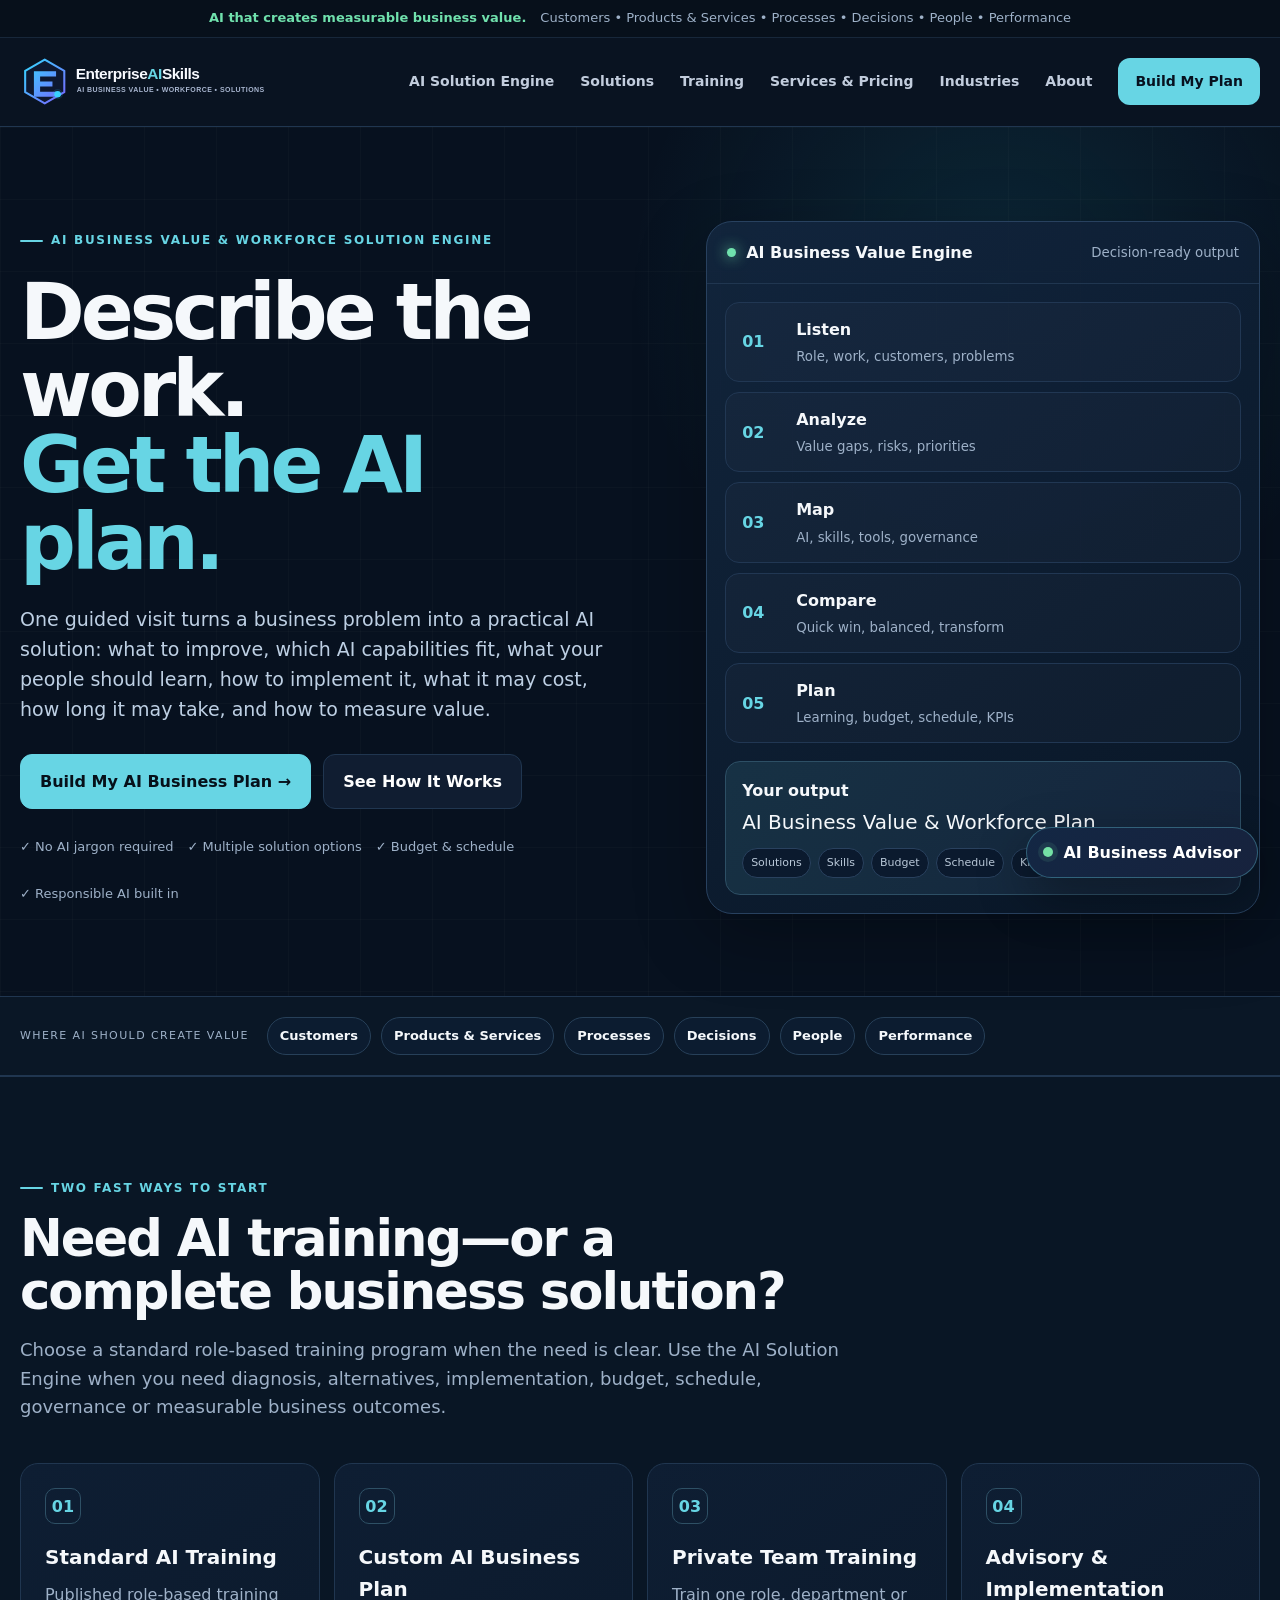
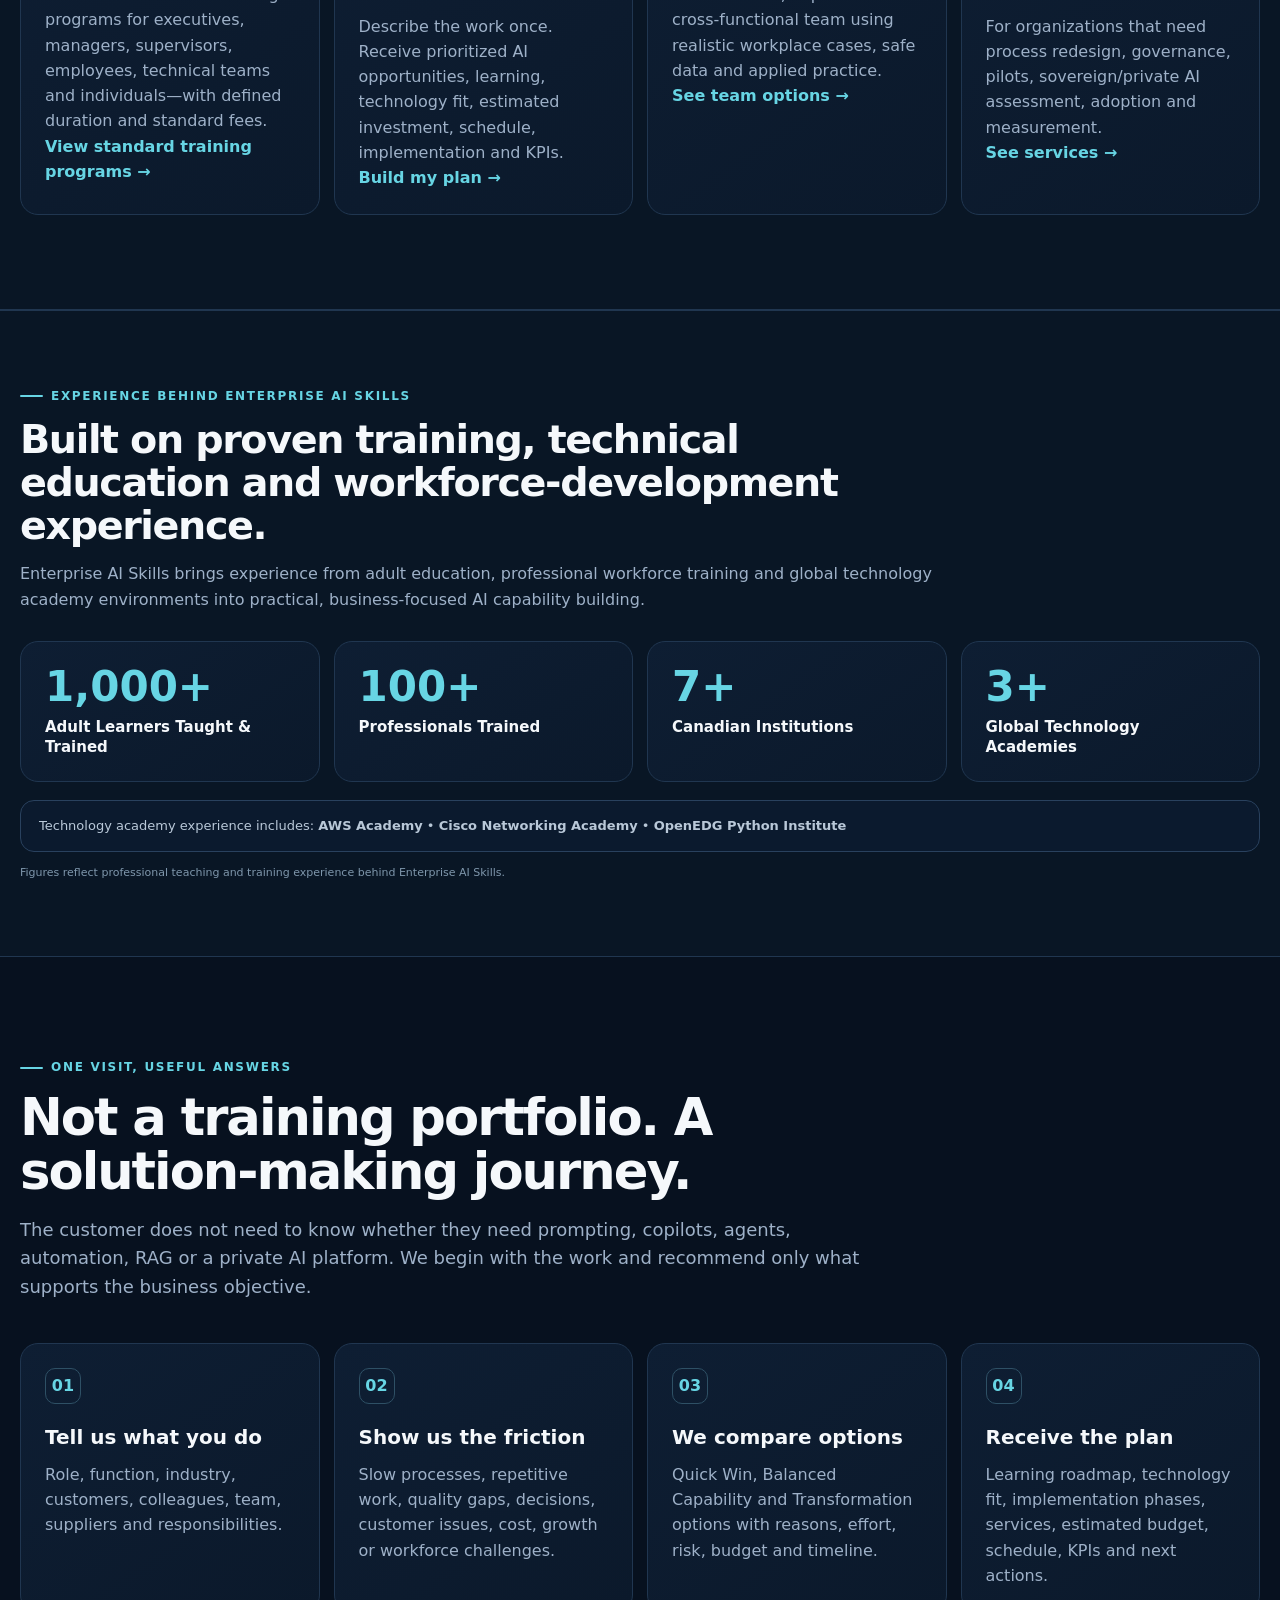
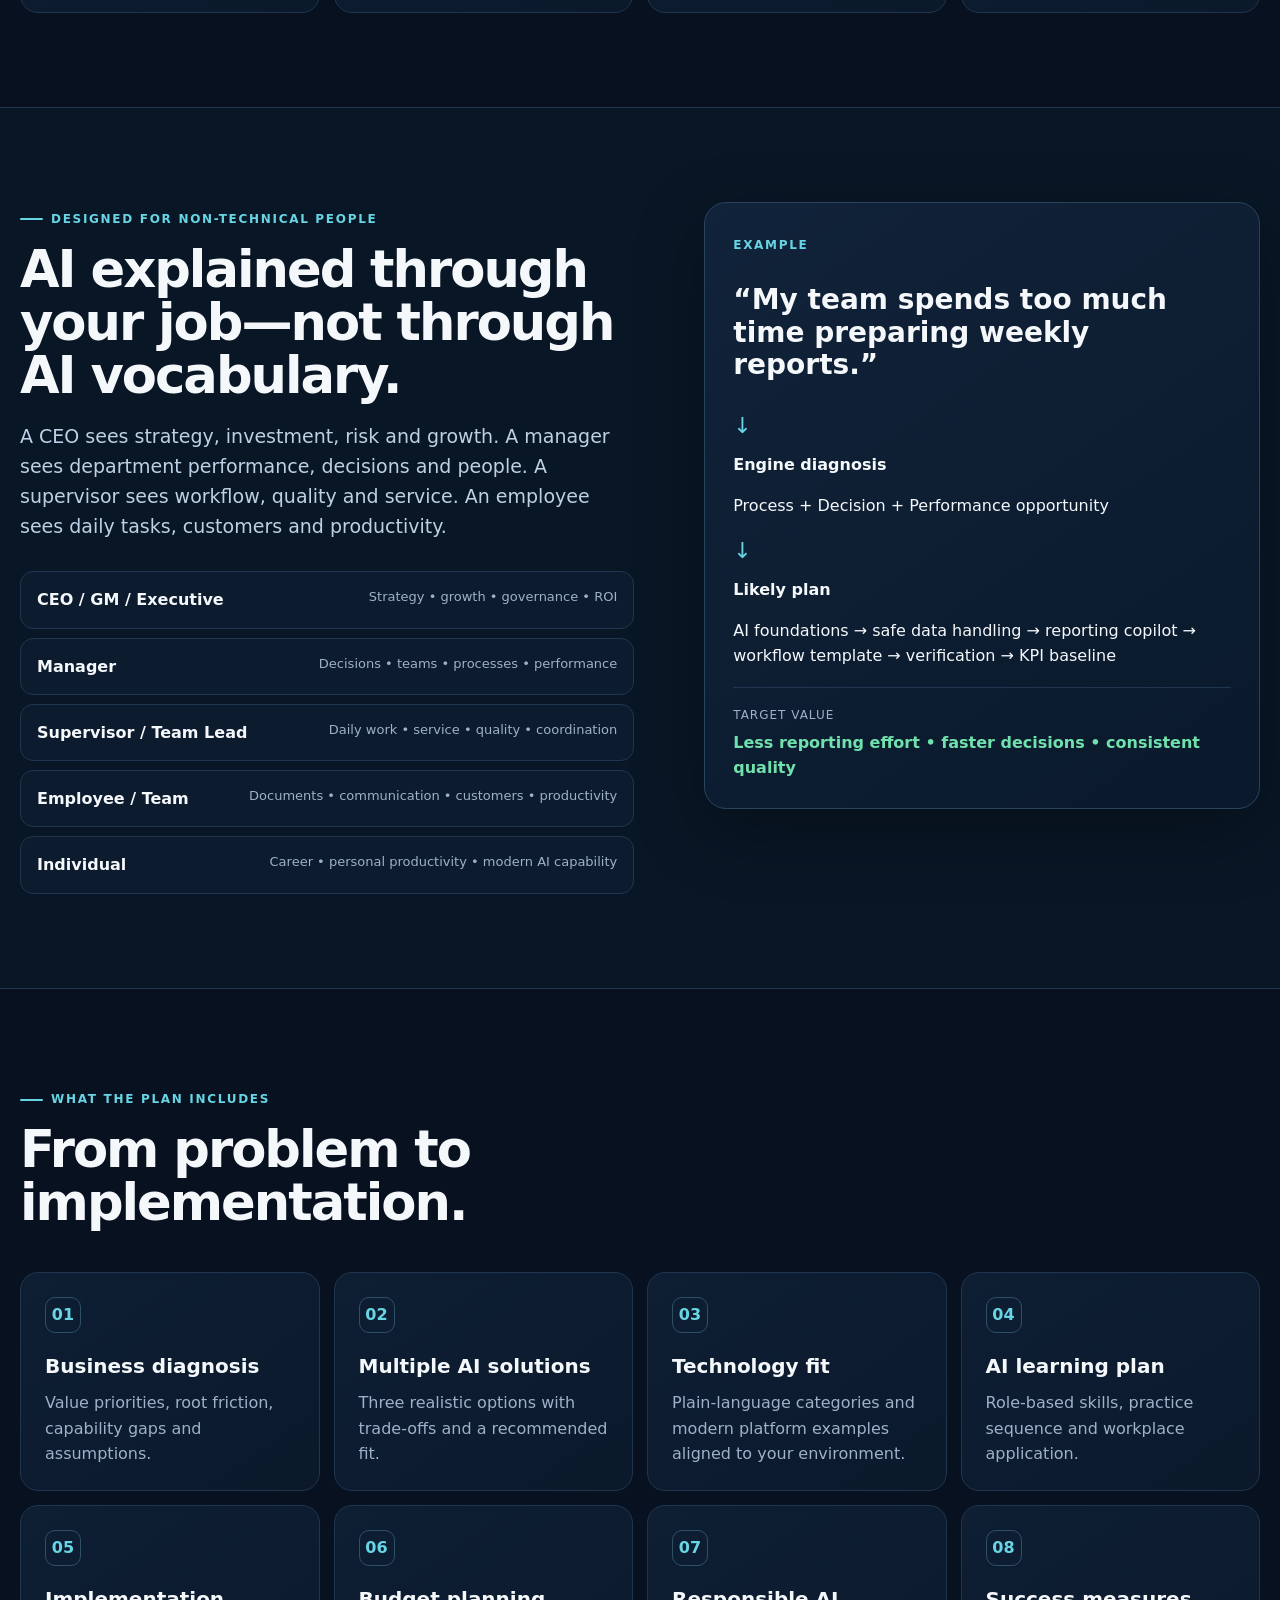
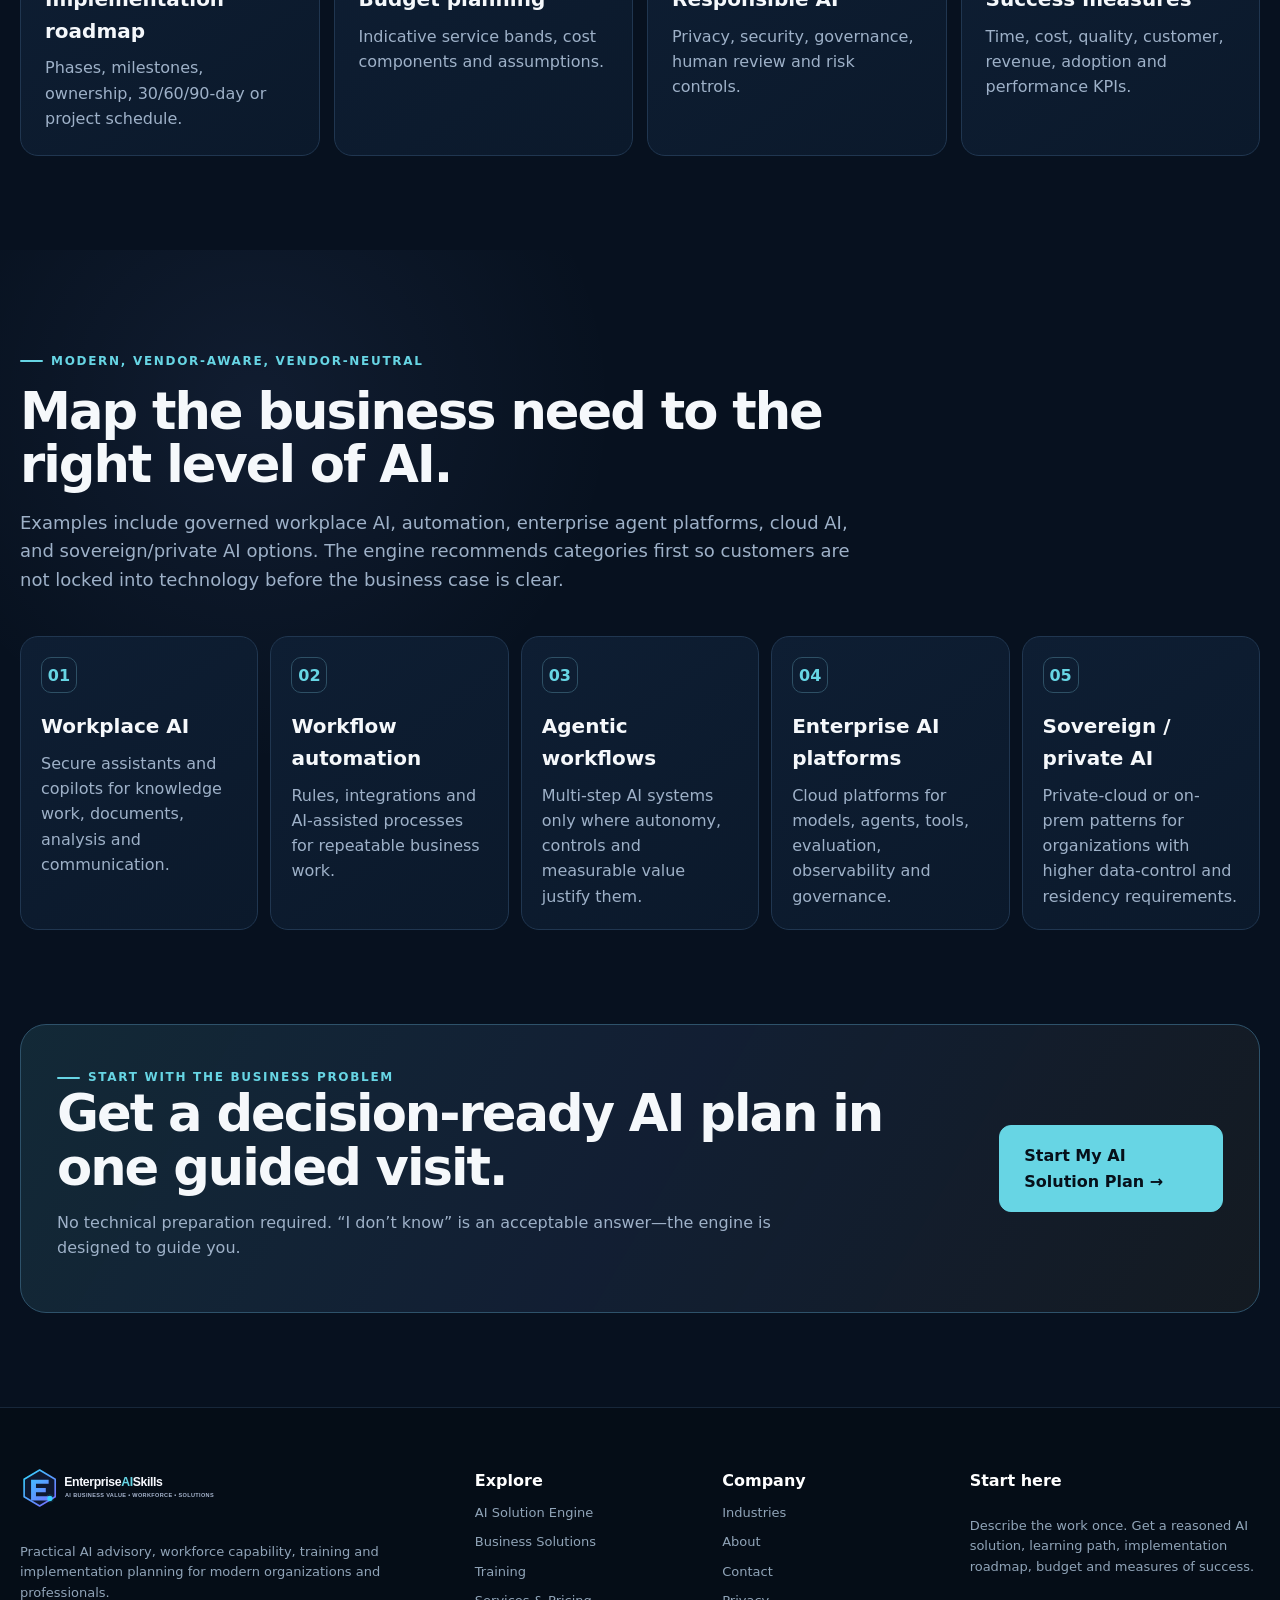
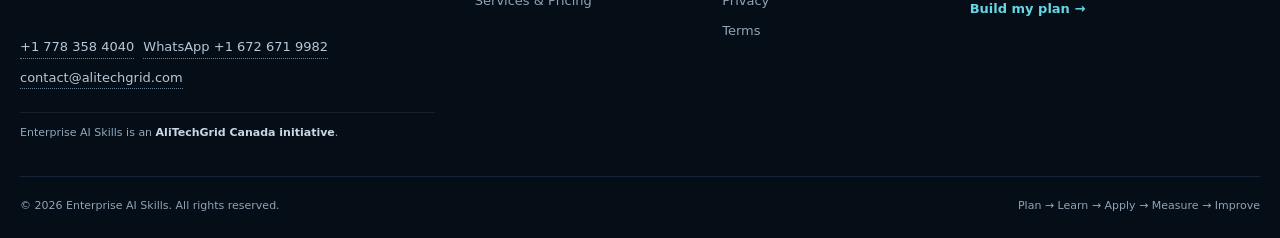
<file: index.html>
<!doctype html>
<html lang="en">
<head>
<!-- Google tag (gtag.js) -->
<script async src="https://www.googletagmanager.com/gtag/js?id=G-HL64FS24QB"></script>
<script>
  window.dataLayer = window.dataLayer || [];
  function gtag(){dataLayer.push(arguments);}
  gtag('js', new Date());
  gtag('config', 'G-HL64FS24QB');
</script>

<meta charset="utf-8">
<meta name="viewport" content="width=device-width,initial-scale=1">
<title>AI Business Value &amp; Workforce Solutions | Enterprise AI Skills</title>
<meta name="description" content="Business-value AI advisory, role-based AI training and a guided AI Solution Engine for customers, products, services, processes, decisions, people and performance.">
<meta name="theme-color" content="#07111f">
<meta name="robots" content="index,follow">
<link rel="canonical" href="https://enterpriseaiskills.com/index.html">
<style>

:root{--bg:#07111f;--bg2:#0a1728;--panel:#0e1e33;--panel2:#11243b;--line:#203650;--text:#f5f8fb;--muted:#9eb1c8;--cyan:#67d5e4;--cyan2:#2bbbd1;--blue:#84a8ff;--gold:#f4c653;--green:#70e1ad;--red:#ff8f92;--white:#fff;--ink:#0d2033;--paper:#f5f8fb;--shadow:0 22px 70px rgba(0,0,0,.28);--radius:22px;--max:1240px}
*{box-sizing:border-box}html{scroll-behavior:smooth}body{margin:0;background:var(--bg);color:var(--text);font-family:Inter,ui-sans-serif,system-ui,-apple-system,BlinkMacSystemFont,"Segoe UI",Arial,sans-serif;line-height:1.58}a{color:inherit;text-decoration:none}button,input,select,textarea{font:inherit}.container{width:min(var(--max),calc(100% - 40px));margin:auto}.narrow{max-width:900px}.skip-link{position:absolute;left:-9999px;top:8px;background:#fff;color:#000;padding:8px 12px;z-index:1000}.skip-link:focus{left:8px}.announcement{background:#07101b;border-bottom:1px solid #17273a;font-size:13px;color:var(--muted)}.announcement .container{display:flex;justify-content:center;gap:14px;padding:8px 0}.announcement strong{color:var(--green)}
.site-header{position:sticky;top:0;z-index:100;background:rgba(10,20,34,.94);backdrop-filter:blur(18px);border-bottom:1px solid var(--line)}.nav-wrap{height:88px;display:flex;align-items:center;gap:28px}.brand{display:flex;align-items:center;gap:12px;min-width:max-content}.brand-mark{width:44px;height:44px;border:1px solid #2c5163;border-radius:13px;display:grid;place-items:center;color:var(--cyan);background:linear-gradient(145deg,#10263a,#0b1b2d)}.brand-word{display:flex;flex-direction:column;line-height:1.05}.brand-word b{font-size:19px}.brand-word small{font-size:9px;letter-spacing:1.6px;color:var(--muted);margin-top:6px}.accent{color:var(--cyan)}.main-nav{margin-left:auto;display:flex;align-items:center;gap:26px;font-weight:700;font-size:14px;color:#c2cddd}.main-nav a:hover,.main-nav a[aria-current="page"]{color:#fff}.nav-cta{padding:12px 17px;border-radius:12px;background:var(--cyan);color:#07111f!important}.nav-toggle{display:none;margin-left:auto;background:transparent;border:1px solid var(--line);color:#fff;border-radius:10px;padding:8px 12px}
.eyebrow,.kicker,.step-kicker{display:inline-flex;align-items:center;gap:8px;font-size:12px;font-weight:800;letter-spacing:1.7px;text-transform:uppercase;color:var(--cyan)}.eyebrow:before{content:"";width:23px;height:2px;background:var(--cyan);border-radius:3px}.hero{padding:94px 0 82px;background:radial-gradient(circle at 78% 18%,rgba(43,187,209,.13),transparent 30%),linear-gradient(rgba(255,255,255,.018) 1px,transparent 1px),linear-gradient(90deg,rgba(255,255,255,.018) 1px,transparent 1px);background-size:auto,72px 72px,72px 72px}.hero-grid{display:grid;grid-template-columns:1.05fr .95fr;gap:74px;align-items:center}.hero h1,.page-hero h1,.advisor-hero h1{font-size:clamp(48px,6.1vw,82px);line-height:.98;letter-spacing:-4px;margin:24px 0 24px}.hero h1 span,.page-hero h1 span,.advisor-hero h1 span{color:var(--cyan)}.hero-lead,.page-hero p,.advisor-hero p,.lead{font-size:19px;color:#bed0e4;max-width:760px}.hero-actions{display:flex;flex-wrap:wrap;gap:12px;margin:30px 0 22px}.btn{border:1px solid var(--line);border-radius:12px;padding:14px 19px;font-weight:800;display:inline-flex;align-items:center;justify-content:center;cursor:pointer;background:#122238;color:#fff;transition:.2s}.btn:hover{transform:translateY(-1px);border-color:#3d5876}.btn.primary{background:var(--cyan);border-color:var(--cyan);color:#06101a}.btn.secondary{background:#101d31}.btn.ghost{background:transparent}.btn.large{padding:17px 24px}.hero-proof,.advisor-proof{display:flex;flex-wrap:wrap;gap:14px;color:var(--muted);font-size:13px}.hero-proof span,.advisor-proof span{padding:6px 0}
.hero-engine-card{background:linear-gradient(145deg,rgba(18,37,61,.96),rgba(9,22,39,.96));border:1px solid #28415f;border-radius:26px;box-shadow:var(--shadow);overflow:hidden}.engine-card-head{padding:18px 20px;border-bottom:1px solid var(--line);display:grid;grid-template-columns:auto 1fr auto;gap:10px;align-items:center}.engine-card-head small{color:var(--muted)}.live-dot{width:9px;height:9px;border-radius:50%;background:var(--green);box-shadow:0 0 14px var(--green)}.engine-flow{padding:18px;display:grid;gap:10px}.engine-flow>div{display:grid;grid-template-columns:42px 1fr;gap:4px 12px;padding:14px 16px;border:1px solid #213753;border-radius:14px;background:rgba(255,255,255,.02)}.engine-flow span{grid-row:1/3;color:var(--cyan);font-weight:900;align-self:center}.engine-flow small{color:var(--muted)}.engine-output{margin:0 18px 18px;padding:16px;border-radius:15px;background:linear-gradient(110deg,rgba(103,213,228,.11),rgba(132,168,255,.09));border:1px solid #2d4f65}.engine-output p{font-size:20px;margin:3px 0 10px}.mini-tags{display:flex;flex-wrap:wrap;gap:7px}.mini-tags span{padding:5px 8px;border-radius:99px;background:#0b1a2e;color:#b9c8d8;font-size:11px;border:1px solid #29415e}
.value-strip{border-top:1px solid var(--line);border-bottom:1px solid var(--line);background:#0a1726}.value-strip .container{padding:20px 0;display:flex;align-items:center;gap:18px}.value-strip span{font-size:11px;text-transform:uppercase;letter-spacing:1.4px;color:var(--muted)}.value-chips{display:flex;flex-wrap:wrap;gap:10px}.value-chips b{font-size:13px;padding:8px 12px;border:1px solid #274059;border-radius:99px;background:#0c1c30}
.section{padding:94px 0}.section.alt{background:#091625;border-top:1px solid var(--line);border-bottom:1px solid var(--line)}.section-head{max-width:850px;margin-bottom:42px}.section-head h2,.split-grid h2,.cta-card h2{font-size:clamp(34px,4vw,54px);letter-spacing:-2px;line-height:1.04;margin:14px 0 16px}.section-head p{color:var(--muted);font-size:18px}.process-grid,.feature-grid{display:grid;grid-template-columns:repeat(4,1fr);gap:14px}.process-grid article,.feature-grid article,.stack-grid article,.service-grid article,.industry-grid article{padding:24px;border:1px solid var(--line);border-radius:18px;background:linear-gradient(145deg,#0e1e33,#0b192b)}.process-grid span,.feature-grid i,.stack-grid span,.service-grid span{display:inline-grid;place-items:center;width:36px;height:36px;border:1px solid #2e5065;border-radius:10px;color:var(--cyan);font-style:normal;font-weight:900}.process-grid h3,.feature-grid h3,.stack-grid h3,.service-grid h3{font-size:20px;margin:18px 0 8px}.process-grid p,.feature-grid p,.stack-grid p,.service-grid p,.industry-grid p{color:var(--muted);margin:0}.split-grid{display:grid;grid-template-columns:1.05fr .95fr;gap:70px;align-items:start}.role-list{display:grid;gap:9px;margin-top:30px}.role-list a{padding:15px 16px;border:1px solid var(--line);border-radius:13px;display:flex;justify-content:space-between;gap:15px;background:#0d1b2e}.role-list span{color:var(--muted);font-size:13px}.insight-card,.principle-card,.manifesto-card{border:1px solid #28445d;border-radius:22px;background:linear-gradient(145deg,#11233a,#0a192b);padding:28px;box-shadow:var(--shadow)}.insight-card h3{font-size:28px;line-height:1.15}.arrow-line{color:var(--cyan);font-size:22px;margin:8px 0}.result-bar{border-top:1px solid var(--line);margin-top:18px;padding-top:18px;display:grid;gap:5px}.result-bar span{color:var(--muted);font-size:12px;text-transform:uppercase;letter-spacing:1px}.result-bar b{color:var(--green)}.feature-grid{grid-template-columns:repeat(4,1fr)}.modern-stack{background:radial-gradient(circle at 20% 20%,rgba(132,168,255,.08),transparent 30%)}.stack-grid{display:grid;grid-template-columns:repeat(5,1fr);gap:12px}.stack-grid article{padding:20px}.cta-section{padding-top:0}.cta-card{display:flex;justify-content:space-between;align-items:center;gap:30px;border:1px solid #2e526a;border-radius:26px;padding:36px;background:linear-gradient(120deg,rgba(103,213,228,.12),rgba(132,168,255,.09),rgba(244,198,83,.05))}.cta-card h2{margin-top:0}.cta-card p{color:var(--muted);max-width:740px}
.page-hero,.advisor-hero{padding:80px 0 70px;background:radial-gradient(circle at 75% 20%,rgba(103,213,228,.1),transparent 32%)}.page-hero h1,.advisor-hero h1{font-size:clamp(46px,5.5vw,72px)}.page-hero .btn{margin-top:18px}.solution-domain-grid,.industry-grid{display:grid;grid-template-columns:repeat(3,1fr);gap:14px}.solution-domain-grid article{padding:26px;border:1px solid var(--line);border-radius:18px;background:#0c1b2e}.solution-domain-grid span{color:var(--cyan);font-weight:900}.solution-domain-grid h3{font-size:22px}.solution-domain-grid p{color:var(--muted)}.solution-domain-grid small{display:block;color:#9bb0c8;margin-top:5px}.architecture-grid{display:grid;grid-template-columns:repeat(4,1fr);gap:14px}.architecture-grid article{border:1px solid var(--line);border-radius:18px;padding:24px;background:#0d1d31}.arch-level{font-size:11px;letter-spacing:1.3px;color:var(--cyan);font-weight:900}.architecture-grid p{color:var(--muted)}.architecture-grid small{color:#87a1bc}.principle-card ol{padding-left:20px}.principle-card li{margin:10px 0;color:#c2d0df}
.training-grid{display:grid;grid-template-columns:repeat(3,1fr);gap:14px}.training-grid article{padding:26px;border:1px solid var(--line);border-radius:18px;background:#0d1c2f}.path-badge,.price-label{font-size:10px;letter-spacing:1.4px;color:var(--cyan);font-weight:900}.training-grid h3{font-size:22px}.training-grid p,.training-grid li{color:var(--muted)}.training-grid ul{padding-left:18px}.layer-timeline{display:grid;grid-template-columns:repeat(6,1fr);gap:10px}.layer-timeline>div{padding:20px 16px;border:1px solid var(--line);border-radius:16px;background:#0d1d30}.layer-timeline span{color:var(--cyan);font-weight:900}.layer-timeline b{display:block;margin:12px 0 4px}.layer-timeline p{font-size:13px;color:var(--muted)}.delivery-card{display:grid;grid-template-columns:repeat(2,1fr);gap:10px}.delivery-card>div{padding:18px;border:1px solid var(--line);border-radius:14px;background:#0d1d31;display:grid;gap:4px}.delivery-card span{color:var(--muted);font-size:13px}
.service-grid{display:grid;grid-template-columns:repeat(4,1fr);gap:14px}.pricing-grid{display:grid;grid-template-columns:repeat(3,1fr);gap:16px}.pricing-grid article{border:1px solid var(--line);border-radius:22px;padding:28px;background:#0c1b2e}.pricing-grid article.featured{border-color:#4c8a98;box-shadow:0 0 0 1px rgba(103,213,228,.16),var(--shadow)}.pricing-grid h3{font-size:25px}.price{font-size:28px;font-weight:900;color:#fff;margin:12px 0}.pricing-grid p,.pricing-grid li{color:var(--muted)}.pricing-grid ul{padding-left:18px}.pricing-note{margin-top:18px;padding:16px;border:1px solid #3d4650;border-radius:14px;background:#131d28;color:#aebdca}.budget-components{display:grid;grid-template-columns:repeat(3,1fr);gap:12px}.budget-components>div{padding:18px;border:1px solid var(--line);border-radius:14px;background:#0c1b2e;display:grid;gap:5px}.budget-components span{color:var(--muted);font-size:13px}.principles{display:grid;gap:14px;margin-top:25px}.principles>div{padding-left:18px;border-left:2px solid var(--cyan)}.principles p{margin:4px 0;color:var(--muted)}.manifesto-card h3{font-size:31px;line-height:1.1}.prose h2{margin-top:34px}.prose p{color:#b5c6d8}
/* Advisor */
.advisor-hero-grid{display:grid;grid-template-columns:1.1fr .7fr;gap:70px;align-items:start}.advisor-outcome-card{padding:24px;border:1px solid #2d4c65;border-radius:22px;background:#0c1d31}.advisor-outcome-card h2{font-size:25px}.advisor-outcome-card ul{padding-left:18px;color:#c2d1df}.advisor-note{font-size:12px!important;color:#8399b2!important;border-top:1px solid var(--line);padding-top:14px}.advisor-shell-section{padding:42px 0 90px}.advisor-app{display:grid;grid-template-columns:320px 1fr;border:1px solid #27415c;border-radius:24px;overflow:hidden;background:#0a1829;box-shadow:var(--shadow)}.advisor-sidebar{padding:26px;background:#0b192b;border-right:1px solid var(--line)}.advisor-side-head h2{font-size:22px}.advisor-steps{list-style:none;margin:25px 0;padding:0;display:grid;gap:8px}.advisor-steps li{display:grid;grid-template-columns:34px 1fr;gap:12px;padding:12px;border-radius:13px;color:#839ab1}.advisor-steps li>span{width:32px;height:32px;border:1px solid #2c425b;border-radius:9px;display:grid;place-items:center;font-weight:900}.advisor-steps li b{display:block;color:#adc0d2;font-size:13px}.advisor-steps li small{font-size:11px}.advisor-steps li.active{background:#10243a;color:var(--cyan)}.advisor-steps li.active>span{border-color:#4e8894;color:var(--cyan)}.advisor-steps li.active b{color:#fff}.advisor-privacy{padding:14px;border:1px solid #354154;border-radius:13px;background:#111b28;font-size:12px;color:#90a3b5}.advisor-privacy p{margin:5px 0 0}.advisor-panel{padding:30px}.advisor-progress{display:flex;align-items:center;gap:16px;margin-bottom:30px}.advisor-progress-track{height:7px;background:#14283e;border-radius:99px;flex:1;overflow:hidden}.advisor-progress-track span{display:block;height:100%;width:16.666%;background:linear-gradient(90deg,var(--cyan),var(--blue));transition:.25s}.advisor-progress b{font-size:12px;color:var(--muted)}.advisor-step>h2{font-size:34px;margin:9px 0}.advisor-step>p{color:var(--muted)}.question-block{margin-top:28px}.question-block h3{font-size:16px;margin:0 0 12px}.question-block h3 small{font-weight:400;color:var(--muted)}.option-grid{display:grid;grid-template-columns:repeat(2,1fr);gap:10px}.option-grid.compact{grid-template-columns:repeat(3,1fr)}.advisor-option,.value-option{border:1px solid #273e59;background:#0e1d31;color:#fff;border-radius:14px;padding:15px;text-align:left;cursor:pointer;transition:.15s}.advisor-option:hover,.value-option:hover{border-color:#4a7383;transform:translateY(-1px)}.advisor-option.selected,.value-option.selected{border-color:var(--cyan);background:rgba(103,213,228,.09);box-shadow:0 0 0 1px rgba(103,213,228,.12)}.advisor-option b,.value-option b{display:block}.advisor-option small,.value-option small{display:block;margin-top:5px;color:var(--muted);font-size:12px}.value-priority-grid{display:grid;grid-template-columns:repeat(3,1fr);gap:10px}.value-option span{font-size:11px;color:var(--cyan);font-weight:900}.two-col{display:grid;grid-template-columns:1fr 1fr;gap:18px}.select-wrap select,textarea{width:100%;background:#0e1d31;color:#fff;border:1px solid #29415d;border-radius:12px;padding:14px;outline:none}.select-wrap select:focus,textarea:focus{border-color:var(--cyan)}textarea{resize:vertical}.char-count{text-align:right;font-size:11px;color:var(--muted)}.finish-box{margin-top:25px;padding:18px;border:1px solid #2d5761;border-radius:14px;background:rgba(103,213,228,.06)}.finish-box p{margin:5px 0;color:var(--muted)}.advisor-nav{display:grid;grid-template-columns:auto 1fr auto;align-items:center;gap:16px;margin-top:32px;padding-top:22px;border-top:1px solid var(--line)}.advisor-save{text-align:center;color:#7f94aa;font-size:11px}.save-dot{display:inline-block;width:7px;height:7px;border-radius:50%;background:var(--green);margin-right:5px}.advisor-error{min-height:22px;margin-top:8px;color:var(--red);font-size:12px}
/* Generated plan */
.plan-section{padding:50px 0 100px;background:#eef4f7;color:var(--ink)}.plan-toolbar{display:flex;justify-content:space-between;align-items:center;gap:20px;margin-bottom:20px}.plan-toolbar .eyebrow{color:#147d8e}.plan-toolbar .eyebrow:before{background:#147d8e}.plan-toolbar h2{margin:5px 0}.plan-actions{display:flex;flex-wrap:wrap;gap:8px}.plan-actions .btn{background:#fff;color:#153047;border-color:#c7d5df}.plan-actions .btn.primary{background:#0c7e91;color:#fff;border-color:#0c7e91}.generated-plan{background:#fff;border:1px solid #d3dee5;border-radius:24px;overflow:hidden;box-shadow:0 20px 50px rgba(28,52,73,.12)}.plan-cover{padding:38px;background:linear-gradient(135deg,#071a2c,#0d3450);color:#fff;display:grid;grid-template-columns:1.1fr .9fr;gap:30px}.plan-cover .eyebrow{color:#76e1eb}.plan-cover h1{font-size:42px;line-height:1.05;margin:16px 0}.plan-cover p{color:#c6d9e8;font-size:17px}.plan-meta{display:grid;grid-template-columns:repeat(2,1fr);gap:9px}.plan-meta div{border:1px solid rgba(255,255,255,.14);border-radius:12px;padding:12px;background:rgba(255,255,255,.04)}.plan-meta span{display:block;color:#89a5bb;font-size:10px;text-transform:uppercase;letter-spacing:1px}.plan-meta b{font-size:13px}.plan-body{padding:38px}.plan-section-block{padding:30px 0;border-bottom:1px solid #dce5ea}.plan-section-block:last-child{border-bottom:0}.plan-section-block h2{font-size:27px;margin:0 0 12px}.plan-section-block .lead{color:#4b6274;font-size:16px}.summary-banner{padding:18px;border-radius:15px;background:#eaf7f8;border:1px solid #b9e0e5;margin:18px 0}.summary-banner b{color:#0c6574}.plan-summary-grid,.opportunity-grid,.solution-options,.tech-grid,.kpi-grid,.budget-grid,.assumption-grid{display:grid;grid-template-columns:repeat(3,1fr);gap:12px}.plan-summary-card,.opportunity-card,.tech-card,.kpi-card,.budget-card,.assumption-card{border:1px solid #d6e1e7;border-radius:14px;padding:16px;background:#fbfdfe}.plan-summary-card span,.kpi-card span,.budget-card span,.assumption-card span{font-size:10px;text-transform:uppercase;letter-spacing:1px;color:#6f8493}.plan-summary-card b,.kpi-card b,.budget-card b,.assumption-card b{display:block;margin:4px 0;color:#102e43}.plan-summary-card small,.opportunity-card p,.tech-card p,.budget-card small,.assumption-card small{color:#5f7382}.opportunity-card.high{border-top:4px solid #17a7ba}.opp-rank{font-size:10px;color:#118092;font-weight:900;text-transform:uppercase}.opportunity-card h3{margin:7px 0}.diagnosis-list{display:grid;gap:9px}.diagnosis-list div{padding:13px 15px;border-left:3px solid #1f9fb1;background:#f4f8fa}.solution-option{border:1px solid #d3dfe6;border-radius:16px;padding:18px;background:#fbfdfe;position:relative}.solution-option.recommended{border:2px solid #15889a;background:#f0fbfc}.recommend-badge{position:absolute;top:12px;right:12px;font-size:9px;letter-spacing:1px;background:#147f90;color:#fff;border-radius:99px;padding:5px 8px}.solution-option h3{font-size:21px;margin:5px 0}.solution-option p{color:#5a6e7d}.solution-option ul{padding-left:18px;color:#536b7b}.option-facts{display:grid;grid-template-columns:repeat(2,1fr);gap:6px;margin-top:12px}.option-facts div{padding:8px;border-radius:9px;background:#eef4f6}.option-facts span{display:block;font-size:9px;text-transform:uppercase;color:#758995}.option-facts b{font-size:12px}.reason-box{margin-top:15px;padding:16px;border-radius:14px;background:#102e43;color:#fff}.reason-box p{color:#c8d8e3;margin:5px 0}.tech-card small{display:inline-block;margin-top:7px;padding:4px 7px;border-radius:99px;background:#edf5f7;color:#267385}.learning-path{display:grid;gap:8px}.learning-module{display:grid;grid-template-columns:45px 1fr auto;gap:14px;align-items:center;border:1px solid #d8e2e8;border-radius:13px;padding:14px}.module-num{width:38px;height:38px;border-radius:10px;background:#e6f7f8;display:grid;place-items:center;color:#0a7888;font-weight:900}.learning-module h3{margin:0;font-size:17px}.learning-module p{margin:3px 0;color:#607786;font-size:13px}.module-badge{font-size:10px;padding:5px 8px;background:#eef2f5;border-radius:99px;color:#587080}.roadmap{display:grid;grid-template-columns:repeat(4,1fr);gap:10px}.roadmap-phase{padding:16px;border:1px solid #d6e1e7;border-radius:14px;background:#fbfdfe}.roadmap-time{font-size:10px;color:#0c7c8e;font-weight:900;text-transform:uppercase}.roadmap-phase h3{font-size:18px}.roadmap-phase ul{padding-left:18px;color:#5a6e7d;font-size:13px}.budget-total{font-size:30px;font-weight:900;color:#0c6677}.guardrail-list{display:grid;grid-template-columns:repeat(2,1fr);gap:10px}.guardrail-list div{padding:14px;border:1px solid #d7e1e7;border-radius:12px;background:#fbfdfe}.next-actions{counter-reset:item;display:grid;gap:9px}.next-actions div{display:grid;grid-template-columns:34px 1fr;gap:12px;align-items:start}.next-actions div:before{counter-increment:item;content:counter(item);width:30px;height:30px;border-radius:9px;background:#e4f6f8;color:#0a7586;display:grid;place-items:center;font-weight:900}.plan-note{padding:14px;border:1px solid #ead79e;background:#fff9e7;border-radius:12px;color:#685926}.plan-pills{display:flex;flex-wrap:wrap;gap:7px}.plan-pill{padding:6px 9px;border-radius:99px;background:#e8f5f7;color:#176879;font-size:11px;font-weight:700}
.site-footer{padding:60px 0 24px;background:#050d17;border-top:1px solid #17273a;color:#90a4b8}.footer-grid{display:grid;grid-template-columns:2fr 1fr 1fr 1.4fr;gap:40px}.footer-grid>div{display:flex;flex-direction:column;gap:9px}.footer-grid b{color:#fff}.footer-grid a{font-size:13px}.footer-grid p{font-size:13px}.footer-brand{margin-bottom:8px}.text-link{color:var(--cyan)!important;font-weight:800}.footer-bottom{border-top:1px solid #152536;margin-top:34px;padding-top:20px;display:flex;justify-content:space-between;font-size:11px}
@media(max-width:1050px){.main-nav{gap:16px;font-size:12px}.hero-grid,.split-grid,.advisor-hero-grid{grid-template-columns:1fr}.stack-grid{grid-template-columns:repeat(3,1fr)}.process-grid,.feature-grid,.service-grid{grid-template-columns:repeat(2,1fr)}.solution-domain-grid,.training-grid,.industry-grid{grid-template-columns:repeat(2,1fr)}.architecture-grid{grid-template-columns:repeat(2,1fr)}.layer-timeline{grid-template-columns:repeat(3,1fr)}.advisor-app{grid-template-columns:250px 1fr}.option-grid.compact{grid-template-columns:repeat(2,1fr)}.value-priority-grid{grid-template-columns:repeat(2,1fr)}.plan-cover{grid-template-columns:1fr}.solution-options,.plan-summary-grid,.opportunity-grid,.tech-grid,.kpi-grid,.budget-grid,.assumption-grid{grid-template-columns:repeat(2,1fr)}.roadmap{grid-template-columns:repeat(2,1fr)}.footer-grid{grid-template-columns:repeat(2,1fr)}}
@media(max-width:800px){.announcement span{display:none}.nav-wrap{height:72px}.brand-word small{display:none}.main-nav{display:none;position:absolute;left:20px;right:20px;top:78px;padding:14px;background:#0b1b2d;border:1px solid var(--line);border-radius:16px;flex-direction:column;align-items:stretch;box-shadow:var(--shadow)}.main-nav.open{display:flex}.main-nav a{padding:10px}.nav-toggle{display:block}.hero,.page-hero,.advisor-hero{padding:60px 0}.hero h1,.page-hero h1,.advisor-hero h1{letter-spacing:-2.5px}.value-strip .container{align-items:flex-start;flex-direction:column}.process-grid,.feature-grid,.stack-grid,.solution-domain-grid,.architecture-grid,.training-grid,.service-grid,.industry-grid,.pricing-grid,.budget-components,.layer-timeline{grid-template-columns:1fr}.cta-card{align-items:flex-start;flex-direction:column}.advisor-app{display:block}.advisor-sidebar{border-right:0;border-bottom:1px solid var(--line)}.advisor-steps{grid-template-columns:repeat(3,1fr)}.advisor-steps li{grid-template-columns:32px}.advisor-steps li div{display:none}.option-grid,.option-grid.compact,.value-priority-grid,.two-col{grid-template-columns:1fr}.advisor-panel{padding:22px}.advisor-nav{grid-template-columns:1fr 1fr}.advisor-save{display:none}.plan-toolbar{align-items:flex-start;flex-direction:column}.plan-body,.plan-cover{padding:24px}.solution-options,.plan-summary-grid,.opportunity-grid,.tech-grid,.kpi-grid,.budget-grid,.assumption-grid,.roadmap,.guardrail-list{grid-template-columns:1fr}.learning-module{grid-template-columns:42px 1fr}.module-badge{grid-column:2}.footer-grid{grid-template-columns:1fr 1fr}}
@media(max-width:520px){.container{width:min(100% - 28px,var(--max))}.hero h1,.page-hero h1,.advisor-hero h1{font-size:44px}.hero-lead,.page-hero p,.advisor-hero p{font-size:16px}.hero-actions .btn{width:100%}.process-grid,.feature-grid{grid-template-columns:1fr}.role-list a{align-items:flex-start;flex-direction:column}.advisor-steps{grid-template-columns:repeat(2,1fr)}.plan-meta{grid-template-columns:1fr}.footer-grid{grid-template-columns:1fr}.footer-bottom{flex-direction:column;gap:6px}}
@media print{body{background:#fff!important}.announcement,.site-header,.site-footer,.plan-toolbar{display:none!important}.plan-section{padding:0;background:#fff}.generated-plan{border:0;box-shadow:none}.plan-cover{print-color-adjust:exact;-webkit-print-color-adjust:exact}.plan-section-block{break-inside:avoid}.solution-option,.roadmap-phase,.learning-module,.tech-card{break-inside:avoid}}

/* V3.2 additions */
.course-price-row{display:grid;grid-template-columns:1fr 1fr;gap:8px;margin:16px 0}
.course-price-row div{padding:12px;border:1px solid var(--line);border-radius:12px;background:#0a1829}
.course-price-row span{display:block;color:var(--muted);font-size:11px;text-transform:uppercase;letter-spacing:.7px}
.course-price-row b{display:block;margin-top:3px;font-size:16px;color:#fff}
.course-meta{display:flex;flex-wrap:wrap;gap:7px;margin:10px 0 14px}
.course-meta span{font-size:11px;padding:5px 8px;border:1px solid #29415e;border-radius:99px;color:#bad0df;background:#0b1a2e}
.course-card-actions{display:flex;flex-wrap:wrap;gap:8px;margin-top:16px}
.contact-channel-grid{display:grid;grid-template-columns:repeat(4,1fr);gap:12px}
.contact-channel{padding:22px;border:1px solid var(--line);border-radius:18px;background:#0d1d31}
.contact-channel span{display:block;color:var(--cyan);font-size:11px;font-weight:900;letter-spacing:1px;text-transform:uppercase}
.contact-channel b{display:block;font-size:19px;margin:8px 0}
.contact-channel small{color:var(--muted)}
.contact-channel a{color:#fff;text-decoration:underline;text-underline-offset:3px}
.estimate-box{border:1px solid #3e7180;border-radius:18px;padding:20px;background:linear-gradient(120deg,rgba(103,213,228,.10),rgba(132,168,255,.06));margin:16px 0}
.estimate-box h3{margin:0 0 8px}
.estimate-total{font-size:30px;font-weight:900;color:var(--cyan)}
.fixed-course-rec{display:grid;grid-template-columns:1.2fr .7fr .7fr;gap:10px;align-items:center;border:1px solid var(--line);border-radius:14px;padding:15px;margin:9px 0;background:#0d1d30}
.fixed-course-rec small{color:var(--muted)}
.footer-contact{display:flex;flex-wrap:wrap;gap:9px;margin-top:12px;color:#b7c8d8;font-size:12px}
.footer-contact a{border-bottom:1px dotted #668096}
@media(max-width:1000px){.contact-channel-grid{grid-template-columns:repeat(2,1fr)}}
@media(max-width:800px){.contact-channel-grid{grid-template-columns:1fr}.course-price-row{grid-template-columns:1fr}.fixed-course-rec{grid-template-columns:1fr}}



/* V3.3 endorsed-brand architecture */
.brand-endorsement{
  margin-top:14px;
  padding-top:12px;
  border-top:1px solid rgba(255,255,255,.08);
  color:#8fa8bc;
  font-size:11px;
  line-height:1.5;
}
.brand-endorsement b{color:#c7d8e6;font-weight:800}
.brand-relationship{
  border:1px solid rgba(103,213,228,.22);
  border-radius:18px;
  padding:24px;
  background:linear-gradient(135deg,rgba(103,213,228,.07),rgba(132,168,255,.04));
}
.brand-relationship .relationship-label{
  display:inline-block;
  margin-bottom:10px;
  color:var(--cyan);
  font-size:11px;
  font-weight:900;
  letter-spacing:1px;
  text-transform:uppercase;
}
.brand-relationship h3{margin:0 0 9px}
.brand-relationship p{margin:0;color:var(--muted)}
.brand-relationship strong{color:#fff}
.shared-channel-note{
  margin-top:16px;
  padding:14px 16px;
  border-left:3px solid var(--cyan);
  border-radius:8px;
  background:rgba(103,213,228,.06);
  color:#aac0d1;
  font-size:12px;
}



/* V4.7 repaired production branding */
.brand.brand-logo-link{display:flex;align-items:center;min-width:320px;line-height:1}
.brand-logo-img{display:block;width:340px;max-width:100%;height:auto}
.footer-brand-logo{display:block;width:270px;max-width:100%;height:auto;margin-bottom:12px}
@media(max-width:1180px){
  .brand.brand-logo-link{min-width:275px}.brand-logo-img{width:295px}.main-nav{gap:18px}
}
@media(max-width:900px){.brand.brand-logo-link{min-width:0}.brand-logo-img{width:270px}}
@media(max-width:520px){.brand-logo-img{width:235px}}


/* Enterprise AI Skills — AI Business Advisor */
.eais-chat-launcher{
  position:fixed;right:22px;bottom:22px;z-index:9998;display:flex;align-items:center;gap:10px;
  padding:12px 16px;border-radius:999px;border:1px solid rgba(103,213,228,.35);
  background:linear-gradient(135deg,#132744,#17223d);color:#fff;font-weight:850;
  box-shadow:0 18px 50px rgba(0,0,0,.35);cursor:pointer
}
.eais-chat-launcher:hover{transform:translateY(-1px);border-color:#67d5e4}
.eais-chat-dot{width:10px;height:10px;border-radius:50%;background:#74e0a5;box-shadow:0 0 0 5px rgba(116,224,165,.10)}
.eais-chat-panel{
  position:fixed;right:22px;bottom:82px;z-index:9999;width:min(390px,calc(100vw - 28px));
  height:min(620px,calc(100vh - 120px));display:none;flex-direction:column;overflow:hidden;
  border:1px solid #29425f;border-radius:22px;background:#0b1628;box-shadow:0 30px 80px rgba(0,0,0,.48)
}
.eais-chat-panel.open{display:flex}
.eais-chat-head{display:flex;align-items:center;justify-content:space-between;gap:14px;padding:16px 18px;background:linear-gradient(135deg,#122944,#17223d);border-bottom:1px solid #233a55}
.eais-chat-title{display:flex;align-items:center;gap:10px}.eais-chat-title b{display:block;font-size:15px}
.eais-chat-title small{display:block;color:#9ab1c5;margin-top:2px;font-size:11px}
.eais-chat-close{border:0;background:transparent;color:#b8c9d8;font-size:24px;cursor:pointer;padding:2px 6px}
.eais-chat-body{flex:1;overflow:auto;padding:16px}.eais-msg{display:flex;margin:0 0 12px}
.eais-msg.bot{justify-content:flex-start}.eais-msg.user{justify-content:flex-end}
.eais-bubble{max-width:88%;padding:11px 13px;border-radius:15px;font-size:13px;line-height:1.55}
.eais-msg.bot .eais-bubble{background:#13243b;border:1px solid #263e5a;color:#eef6fb;border-bottom-left-radius:5px}
.eais-msg.user .eais-bubble{background:#67d5e4;color:#06111f;border-bottom-right-radius:5px;font-weight:700}
.eais-quick{display:flex;flex-wrap:wrap;gap:7px;margin:6px 0 14px}
.eais-chip{border:1px solid #355474;background:#0f1f34;color:#d7e6f0;padding:8px 10px;border-radius:999px;font-size:11px;font-weight:800;cursor:pointer}
.eais-chip:hover{border-color:#67d5e4;color:#fff}
.eais-chat-input-wrap{padding:12px;border-top:1px solid #223852;background:#0a1423}
.eais-chat-input-row{display:flex;gap:8px}.eais-chat-input{flex:1;min-width:0;border:1px solid #2c4562;border-radius:13px;background:#101f33;color:#fff;padding:11px 12px;outline:none;font:inherit;font-size:13px}
.eais-chat-input:focus{border-color:#67d5e4}.eais-chat-send{border:0;border-radius:12px;background:#67d5e4;color:#06111f;padding:0 14px;font-weight:900;cursor:pointer}
.eais-chat-note{margin-top:8px;color:#738da3;font-size:10px;line-height:1.4}
.eais-chat-card{margin:8px 0;padding:12px;border:1px solid #28415e;border-radius:14px;background:#0f1f33}
.eais-chat-card b{display:block;color:#fff;margin-bottom:4px}.eais-chat-card small{display:block;color:#9bb1c3;line-height:1.45}
.eais-chat-card a{display:inline-block;margin-top:8px;color:#67d5e4;font-size:12px;font-weight:900}
@media(max-width:700px){.eais-chat-launcher{right:12px;bottom:12px}.eais-chat-panel{right:10px;bottom:72px;width:calc(100vw - 20px);height:calc(100vh - 92px);border-radius:18px}}
@media print{.eais-chat-launcher,.eais-chat-panel{display:none!important}}



/* V4.7 credibility block */
.credibility-section{padding:68px 0 74px;border-top:1px solid var(--line);border-bottom:1px solid var(--line);background:#091625}
.credibility-head{max-width:930px;margin-bottom:28px}
.credibility-head h2{font-size:clamp(30px,3.1vw,44px);line-height:1.08;letter-spacing:-1.4px;max-width:930px;margin:12px 0 14px}
.credibility-head p{color:var(--muted);font-size:16px;line-height:1.65;max-width:940px;margin:0}
.credibility-grid{display:grid;grid-template-columns:repeat(4,1fr);gap:14px}
.credibility-card{padding:24px;border:1px solid var(--line);border-radius:18px;background:linear-gradient(145deg,#0e1e33,#0b192b)}
.credibility-card strong{display:block;font-size:42px;line-height:1;color:var(--cyan);margin-bottom:10px}
.credibility-card b{display:block;font-size:15px;line-height:1.3}
.credibility-academies{margin-top:18px;padding:15px 18px;border:1px solid #29415e;border-radius:14px;background:#0b1a2e;color:#b9c8d8;font-size:13px;line-height:1.55}
.credibility-note{margin-top:12px;color:#7f97ac;font-size:11px}
@media(max-width:900px){.credibility-grid{grid-template-columns:repeat(2,1fr)}}
@media(max-width:560px){.credibility-grid{grid-template-columns:1fr}}

</style>
<link rel="icon" type="image/svg+xml" href="assets/favicon.svg">
<meta property="og:title" content="AI Business Value &amp; Workforce Solutions | Enterprise AI Skills">
<meta property="og:description" content="Business-value AI advisory, role-based AI training and a guided AI Solution Engine for customers, products, services, processes, decisions, people and performance.">
<meta property="og:type" content="website">
<meta property="og:url" content="https://enterpriseaiskills.com/">
<meta name="twitter:card" content="summary">
<script type="application/ld+json">
{
  "@context":"https://schema.org",
  "@type":"Organization",
  "name":"Enterprise AI Skills",
  "url":"https://enterpriseaiskills.com/",
  "logo":"https://enterpriseaiskills.com/brand/enterprise-ai-skills-logo.svg",
  "description":"AI business-value advisory, workforce capability, role-based training and implementation planning.",
  "contactPoint":[{
    "@type":"ContactPoint",
    "telephone":"+1-778-358-4040",
    "contactType":"customer service",
    "areaServed":"CA",
    "availableLanguage":["English"]
  }]
}
</script>
<link rel="manifest" href="site.webmanifest">
</head>
<body>
<a class="skip-link" href="#main">Skip to content</a>
<div class="announcement"><div class="container"><strong>AI that creates measurable business value.</strong><span>Customers • Products & Services • Processes • Decisions • People • Performance</span></div></div>
<header class="site-header"><div class="container nav-wrap">
<a class="brand brand-logo-link" href="index.html" aria-label="Enterprise AI Skills home"><img class="brand-logo-img" src="assets/logo.svg" alt="EnterpriseAISkills — AI Business Value, Workforce, Solutions"></a>
<button class="nav-toggle" aria-label="Open navigation" aria-expanded="false">☰</button>
<nav class="main-nav" aria-label="Main navigation">
<a href="advisor.html">AI Solution Engine</a>
<a href="solutions.html">Solutions</a>
<a href="training.html">Training</a>
<a href="services.html">Services & Pricing</a>
<a href="industries.html">Industries</a>
<a href="about.html">About</a>
<a class="nav-cta" href="advisor.html">Build My Plan</a>
</nav>
</div></header>
<main id="main">
<section class="hero hero-home"><div class="container hero-grid">
<div class="hero-copy"><span class="eyebrow">AI BUSINESS VALUE & WORKFORCE SOLUTION ENGINE</span><h1>Describe the work.<br><span>Get the AI plan.</span></h1><p class="hero-lead">One guided visit turns a business problem into a practical AI solution: what to improve, which AI capabilities fit, what your people should learn, how to implement it, what it may cost, how long it may take, and how to measure value.</p><div class="hero-actions"><a class="btn primary" href="advisor.html">Build My AI Business Plan →</a><a class="btn secondary" href="#how">See How It Works</a></div><div class="hero-proof"><span>✓ No AI jargon required</span><span>✓ Multiple solution options</span><span>✓ Budget & schedule</span><span>✓ Responsible AI built in</span></div></div>
<div class="hero-engine-card"><div class="engine-card-head"><span class="live-dot"></span><b>AI Business Value Engine</b><small>Decision-ready output</small></div><div class="engine-flow"><div><span>01</span><b>Listen</b><small>Role, work, customers, problems</small></div><div><span>02</span><b>Analyze</b><small>Value gaps, risks, priorities</small></div><div><span>03</span><b>Map</b><small>AI, skills, tools, governance</small></div><div><span>04</span><b>Compare</b><small>Quick win, balanced, transform</small></div><div><span>05</span><b>Plan</b><small>Learning, budget, schedule, KPIs</small></div></div><div class="engine-output"><b>Your output</b><p>AI Business Value & Workforce Plan</p><div class="mini-tags"><span>Solutions</span><span>Skills</span><span>Budget</span><span>Schedule</span><span>KPIs</span></div></div></div>
</div></section>

<section class="value-strip"><div class="container"><span>Where AI should create value</span><div class="value-chips"><b>Customers</b><b>Products & Services</b><b>Processes</b><b>Decisions</b><b>People</b><b>Performance</b></div></div></section>


<section class="section alt"><div class="container"><div class="section-head">
<span class="eyebrow">TWO FAST WAYS TO START</span><h2>Need AI training—or a complete business solution?</h2>
<p>Choose a standard role-based training program when the need is clear. Use the AI Solution Engine when you need diagnosis, alternatives, implementation, budget, schedule, governance or measurable business outcomes.</p></div>
<div class="feature-grid">
<article><i>01</i><h3>Standard AI Training</h3><p>Published role-based training programs for executives, managers, supervisors, employees, technical teams and individuals—with defined duration and standard fees.</p><a class="text-link" href="training.html#fixed-courses">View standard training programs →</a></article>
<article><i>02</i><h3>Custom AI Business Plan</h3><p>Describe the work once. Receive prioritized AI opportunities, learning, technology fit, estimated investment, schedule, implementation and KPIs.</p><a class="text-link" href="advisor.html">Build my plan →</a></article>
<article><i>03</i><h3>Private Team Training</h3><p>Train one role, department or cross-functional team using realistic workplace cases, safe data and applied practice.</p><a class="text-link" href="training.html#fixed-courses">See team options →</a></article>
<article><i>04</i><h3>Advisory & Implementation</h3><p>For organizations that need process redesign, governance, pilots, sovereign/private AI assessment, adoption and measurement.</p><a class="text-link" href="services.html">See services →</a></article>
</div></div></section>


<section class="credibility-section" id="experience">
<div class="container">
  <div class="credibility-head">
    <span class="eyebrow">EXPERIENCE BEHIND ENTERPRISE AI SKILLS</span>
    <h2>Built on proven training, technical education and workforce-development experience.</h2>
    <p>Enterprise AI Skills brings experience from adult education, professional workforce training and global technology academy environments into practical, business-focused AI capability building.</p>
  </div>
  <div class="credibility-grid">
    <article class="credibility-card"><strong>1,000+</strong><b>Adult Learners Taught &amp; Trained</b></article>
    <article class="credibility-card"><strong>100+</strong><b>Professionals Trained</b></article>
    <article class="credibility-card"><strong>7+</strong><b>Canadian Institutions</b></article>
    <article class="credibility-card"><strong>3+</strong><b>Global Technology Academies</b></article>
  </div>
  <div class="credibility-academies"><span>Technology academy experience includes: </span><b>AWS Academy</b> • <b>Cisco Networking Academy</b> • <b>OpenEDG Python Institute</b></div>
  <div class="credibility-note">Figures reflect professional teaching and training experience behind Enterprise AI Skills.</div>
</div>
</section>

<section class="section" id="how"><div class="container"><div class="section-head"><span class="eyebrow">ONE VISIT, USEFUL ANSWERS</span><h2>Not a training portfolio. A solution-making journey.</h2><p>The customer does not need to know whether they need prompting, copilots, agents, automation, RAG or a private AI platform. We begin with the work and recommend only what supports the business objective.</p></div><div class="process-grid"><article><span>01</span><h3>Tell us what you do</h3><p>Role, function, industry, customers, colleagues, team, suppliers and responsibilities.</p></article><article><span>02</span><h3>Show us the friction</h3><p>Slow processes, repetitive work, quality gaps, decisions, customer issues, cost, growth or workforce challenges.</p></article><article><span>03</span><h3>We compare options</h3><p>Quick Win, Balanced Capability and Transformation options with reasons, effort, risk, budget and timeline.</p></article><article><span>04</span><h3>Receive the plan</h3><p>Learning roadmap, technology fit, implementation phases, services, estimated budget, schedule, KPIs and next actions.</p></article></div></div></section>

<section class="section alt"><div class="container split-grid"><div><span class="eyebrow">DESIGNED FOR NON-TECHNICAL PEOPLE</span><h2>AI explained through your job—not through AI vocabulary.</h2><p class="lead">A CEO sees strategy, investment, risk and growth. A manager sees department performance, decisions and people. A supervisor sees workflow, quality and service. An employee sees daily tasks, customers and productivity.</p><div class="role-list"><a href="advisor.html"><b>CEO / GM / Executive</b><span>Strategy • growth • governance • ROI</span></a><a href="advisor.html"><b>Manager</b><span>Decisions • teams • processes • performance</span></a><a href="advisor.html"><b>Supervisor / Team Lead</b><span>Daily work • service • quality • coordination</span></a><a href="advisor.html"><b>Employee / Team</b><span>Documents • communication • customers • productivity</span></a><a href="advisor.html"><b>Individual</b><span>Career • personal productivity • modern AI capability</span></a></div></div><aside class="insight-card"><span class="kicker">Example</span><h3>“My team spends too much time preparing weekly reports.”</h3><div class="arrow-line">↓</div><b>Engine diagnosis</b><p>Process + Decision + Performance opportunity</p><div class="arrow-line">↓</div><b>Likely plan</b><p>AI foundations → safe data handling → reporting copilot → workflow template → verification → KPI baseline</p><div class="result-bar"><span>Target value</span><b>Less reporting effort • faster decisions • consistent quality</b></div></aside></div></section>

<section class="section"><div class="container"><div class="section-head"><span class="eyebrow">WHAT THE PLAN INCLUDES</span><h2>From problem to implementation.</h2></div><div class="feature-grid"><article><i>01</i><h3>Business diagnosis</h3><p>Value priorities, root friction, capability gaps and assumptions.</p></article><article><i>02</i><h3>Multiple AI solutions</h3><p>Three realistic options with trade-offs and a recommended fit.</p></article><article><i>03</i><h3>Technology fit</h3><p>Plain-language categories and modern platform examples aligned to your environment.</p></article><article><i>04</i><h3>AI learning plan</h3><p>Role-based skills, practice sequence and workplace application.</p></article><article><i>05</i><h3>Implementation roadmap</h3><p>Phases, milestones, ownership, 30/60/90-day or project schedule.</p></article><article><i>06</i><h3>Budget planning</h3><p>Indicative service bands, cost components and assumptions.</p></article><article><i>07</i><h3>Responsible AI</h3><p>Privacy, security, governance, human review and risk controls.</p></article><article><i>08</i><h3>Success measures</h3><p>Time, cost, quality, customer, revenue, adoption and performance KPIs.</p></article></div></div></section>

<section class="section modern-stack"><div class="container"><div class="section-head"><span class="eyebrow">MODERN, VENDOR-AWARE, VENDOR-NEUTRAL</span><h2>Map the business need to the right level of AI.</h2><p>Examples include governed workplace AI, automation, enterprise agent platforms, cloud AI, and sovereign/private AI options. The engine recommends categories first so customers are not locked into technology before the business case is clear.</p></div><div class="stack-grid"><article><span>01</span><h3>Workplace AI</h3><p>Secure assistants and copilots for knowledge work, documents, analysis and communication.</p></article><article><span>02</span><h3>Workflow automation</h3><p>Rules, integrations and AI-assisted processes for repeatable business work.</p></article><article><span>03</span><h3>Agentic workflows</h3><p>Multi-step AI systems only where autonomy, controls and measurable value justify them.</p></article><article><span>04</span><h3>Enterprise AI platforms</h3><p>Cloud platforms for models, agents, tools, evaluation, observability and governance.</p></article><article><span>05</span><h3>Sovereign / private AI</h3><p>Private-cloud or on-prem patterns for organizations with higher data-control and residency requirements.</p></article></div></div></section>

<section class="section cta-section"><div class="container cta-card"><div><span class="eyebrow">START WITH THE BUSINESS PROBLEM</span><h2>Get a decision-ready AI plan in one guided visit.</h2><p>No technical preparation required. “I don’t know” is an acceptable answer—the engine is designed to guide you.</p></div><a class="btn primary large" href="advisor.html">Start My AI Solution Plan →</a></div></section>
</main>
<footer class="site-footer"><div class="container footer-grid"><div><a class="footer-brand-link" href="index.html" aria-label="Enterprise AI Skills home"><img class="footer-brand-logo" src="assets/logo.svg" alt="EnterpriseAISkills — AI Business Value, Workforce, Solutions"></a><p>Practical AI advisory, workforce capability, training and implementation planning for modern organizations and professionals.</p><div class="footer-contact"><a href="tel:+17783584040">+1 778 358 4040</a><a href="https://wa.me/16726719982">WhatsApp +1 672 671 9982</a><a href="mailto:contact@alitechgrid.com">contact@alitechgrid.com</a></div><div class="brand-endorsement">Enterprise AI Skills is an <b>AliTechGrid Canada initiative</b>.</div></div><div><b>Explore</b><a href="advisor.html">AI Solution Engine</a><a href="solutions.html">Business Solutions</a><a href="training.html">Training</a><a href="services.html">Services & Pricing</a></div><div><b>Company</b><a href="industries.html">Industries</a><a href="about.html">About</a><a href="contact.html">Contact</a><a href="privacy.html">Privacy</a><a href="terms.html">Terms</a></div><div><b>Start here</b><p>Describe the work once. Get a reasoned AI solution, learning path, implementation roadmap, budget and measures of success.</p><a class="text-link" href="advisor.html">Build my plan →</a></div></div><div class="container footer-bottom"><span>© 2026 Enterprise AI Skills. All rights reserved.</span><span>Plan → Learn → Apply → Measure → Improve</span></div></footer>
<script>

(()=>{const toggle=document.querySelector('.nav-toggle');const nav=document.querySelector('.main-nav');if(toggle&&nav){toggle.addEventListener('click',()=>{const open=nav.classList.toggle('open');toggle.setAttribute('aria-expanded',String(open));toggle.textContent=open?'×':'☰'});}document.querySelectorAll('a[href^="#"]').forEach(a=>a.addEventListener('click',e=>{const id=a.getAttribute('href');if(id.length>1){const el=document.querySelector(id);if(el){e.preventDefault();el.scrollIntoView({behavior:'smooth'});}}}));})();

</script>

<button class="eais-chat-launcher" id="eaisChatLauncher" aria-haspopup="dialog" aria-controls="eaisChatPanel" aria-expanded="false">
<span class="eais-chat-dot" aria-hidden="true"></span><span>AI Business Advisor</span>
</button>
<section class="eais-chat-panel" id="eaisChatPanel" role="dialog" aria-modal="false" aria-label="Enterprise AI Skills AI Business Advisor">
<div class="eais-chat-head">
  <div class="eais-chat-title"><span class="eais-chat-dot" aria-hidden="true"></span><div><b>AI Business Advisor</b><small>Training • Solutions • Budget • Next steps</small></div></div>
  <button class="eais-chat-close" id="eaisChatClose" aria-label="Close chat">×</button>
</div>
<div class="eais-chat-body" id="eaisChatBody"></div>
<div class="eais-chat-input-wrap">
  <div class="eais-chat-input-row"><input class="eais-chat-input" id="eaisChatInput" type="text" maxlength="500" placeholder="Describe your work or problem..." aria-label="Message the AI Business Advisor"><button class="eais-chat-send" id="eaisChatSend">Send</button></div>
  <div class="eais-chat-note">Do not enter confidential, personal, regulated, proprietary or security-sensitive information.</div>
</div>
</section>

<script>

(function(){
const $=s=>document.querySelector(s),launcher=$('#eaisChatLauncher'),panel=$('#eaisChatPanel'),closeBtn=$('#eaisChatClose'),body=$('#eaisChatBody'),input=$('#eaisChatInput'),send=$('#eaisChatSend');
if(!launcher||!panel||!body)return;
let started=false;
const esc=s=>String(s||'').replace(/[&<>"']/g,m=>({'&':'&amp;','<':'&lt;','>':'&gt;','"':'&quot;',"'":'&#39;'}[m]));
function scrollBottom(){body.scrollTop=body.scrollHeight}
function bot(text,html=false){const r=document.createElement('div');r.className='eais-msg bot';const b=document.createElement('div');b.className='eais-bubble';html?b.innerHTML=text:b.textContent=text;r.appendChild(b);body.appendChild(r);scrollBottom()}
function user(text){const r=document.createElement('div');r.className='eais-msg user';const b=document.createElement('div');b.className='eais-bubble';b.textContent=text;r.appendChild(b);body.appendChild(r);scrollBottom()}
function card(title,desc,href,label){bot(`<div class="eais-chat-card"><b>${esc(title)}</b><small>${esc(desc)}</small><a href="${href}">${esc(label||'Open →')}</a></div>`,true)}
function chips(items){const w=document.createElement('div');w.className='eais-quick';items.forEach(([label,value])=>{const b=document.createElement('button');b.className='eais-chip';b.textContent=label;b.addEventListener('click',()=>handle(value||label,label));w.appendChild(b)});body.appendChild(w);scrollBottom()}
function classify(t){t=t.toLowerCase();
 if(/price|pricing|cost|budget|estimate|quote|quotation|how much/.test(t))return'estimate';
 if(/team|staff|employee|workforce|department|group|supervisor/.test(t)&&/train|learn|skill|program/.test(t))return'teamtraining';
 if(/myself|individual|career|job|personal/.test(t)||(/train|learn|program/.test(t)&&!/team|staff|employee|workforce|department|group/.test(t)))return'individual';
 if(/customer|client|service|sales|response|experience/.test(t))return'customers';
 if(/product|service offering|innovation|new service|new product/.test(t))return'products';
 if(/process|workflow|manual|repetitive|automation|delay|slow|approval/.test(t))return'process';
 if(/decision|analysis|report|insight|forecast|planning/.test(t))return'decisions';
 if(/people|manager|boss|colleague|team member|direct report|communication|meeting|hr/.test(t))return'people';
 if(/performance|productivity|quality|cost|revenue|growth|kpi/.test(t))return'performance';
 if(/problem|solution|implement|implementation|strategy|advis/.test(t))return'solution';
 if(/contact|phone|whatsapp|email|talk|speak/.test(t))return'contact';
 return'general'}
function welcome(){if(started)return;started=true;bot("Welcome. You do not need to know AI terminology. Tell me what you want to improve, and I’ll guide you to the fastest useful next step.");chips([["Improve customers","customers"],["Improve a process","process"],["Train myself","individual training"],["Train my team","team training"],["Get budget & schedule","estimate"],["Solve a business problem","solution"]])}
function handle(value,shown){const text=(value||'').trim();if(!text)return;user(shown||text);input.value='';const intent=classify(text);
 if(intent==='estimate'){bot("For a useful estimate, the site should first understand your role, organization size, priority, urgency and whether you need training only or implementation support.");card("Generate an Estimate Plan","Receive a recommended option, estimated investment range, schedule and assumptions.","advisor.html","Generate estimate →");return}
 if(intent==='teamtraining'){bot("For teams, choose standard role-based training when the need is clear, or generate a customized team plan when workflows, governance or implementation matter.");card("Private Team Training","Practical role-based AI training with standard fees.","training.html#fixed-courses","View team training →");card("Custom Team AI Plan","Best for department-specific workflows, governance, implementation or KPIs.","advisor.html","Build team plan →");return}
 if(intent==='individual'){bot("Start from your actual job rather than random AI tools.");card("AI Career & Professional Productivity","A practical training program for individual professionals.","training.html#fixed-courses","View training →");card("Personal AI Work Plan","Generate a tailored learning and workplace application path.","advisor.html","Build my plan →");return}
 if(intent==='customers'){bot("AI can support customer communication, service quality, response time, knowledge access, sales support and customer insight.");chips([["Faster customer response","process"],["Better customer insights","decisions"],["Train customer-facing staff","team training"],["Build full solution plan","solution"]]);return}
 if(intent==='products'){bot("For products and services, useful AI opportunities include research, customer insight, service design, quality, personalization and faster iteration.");card("Build Product/Service AI Plan","Map opportunities, skills, implementation, budget, schedule and measures of value.","advisor.html","Start plan →");return}
 if(intent==='process'){bot("Process improvement is strongest where work is repetitive, slow, manual, error-prone or dependent on too much searching, copying, reporting or follow-up.");card("Analyze My Process","Generate alternative solutions, recommended skills, implementation steps, estimate and KPIs.","advisor.html","Analyze process →");return}
 if(intent==='decisions'){bot("AI can improve decisions by summarizing evidence, comparing options, identifying patterns and surfacing risks. Human accountability remains essential.");card("Build Decision-Support Plan","Map the decision, information sources, skills, controls and measures.","advisor.html","Build plan →");return}
 if(intent==='people'){bot("For people and collaboration, focus on managers, direct reports, colleagues, customers, suppliers and stakeholders: meetings, communication, coaching, knowledge sharing and coordination.");card("AI Training for Managers, Supervisors & Teams","Choose a role-based training pathway.","training.html#fixed-courses","View training →");return}
 if(intent==='performance'){bot("Measure performance in business terms: time saved, turnaround, quality, error rate, customer response, revenue support, cost, employee capability and decision speed.");card("Build a Measurable AI Plan","Link recommendations to KPIs and implementation milestones.","advisor.html","Build measurable plan →");return}
 if(intent==='solution'){bot("Describe the work once. The AI Solution Engine maps the problem to business value, compares approaches, recommends the best fit, and produces training, implementation, estimated budget, schedule and KPIs.");card("AI Business Value & Workforce Solution Engine","For customers, products/services, processes, decisions, people and performance.","advisor.html","Build my solution plan →");return}
 if(intent==='contact'){bot(`<div class="eais-chat-card"><b>Contact Enterprise AI Skills</b><small>Business: +1 778 358 4040<br>WhatsApp: +1 672 671 9982<br>Email: contact@alitechgrid.com</small><a href="contact.html">Open contact page →</a></div>`,true);return}
 bot("Choose the closest business objective below—or describe the specific work causing the problem.");chips([["Customers","customers"],["Products & Services","products"],["Processes","process"],["Decisions","decisions"],["People","people"],["Performance","performance"],["Budget & schedule","estimate"],["Training","team training"]])
}
launcher.addEventListener('click',()=>{const open=panel.classList.toggle('open');launcher.setAttribute('aria-expanded',open?'true':'false');if(open){welcome();setTimeout(()=>input.focus(),50)}});
closeBtn.addEventListener('click',()=>{panel.classList.remove('open');launcher.setAttribute('aria-expanded','false');launcher.focus()});
send.addEventListener('click',()=>handle(input.value));input.addEventListener('keydown',e=>{if(e.key==='Enter'){e.preventDefault();handle(input.value)}});
document.addEventListener('keydown',e=>{if(e.key==='Escape'&&panel.classList.contains('open'))closeBtn.click()});
})();

</script>

<script>
/* Enterprise AI Skills GA4 business-event tracking.
   Tracks actions only; it does NOT send Advisor/chatbot text or form content. */
(function(){
  if (typeof window.gtag !== 'function') return;

  function track(name, params){
    var base = {
      page_path: window.location.pathname,
      page_title: document.title
    };
    window.gtag('event', name, Object.assign(base, params || {}));
  }
  window.eaisTrack = track;

  function cleanLabel(el){
    return ((el && el.textContent) || '').replace(/\s+/g,' ').trim().slice(0,80);
  }

  document.addEventListener('click', function(e){
    var el = e.target.closest('a,button');
    if (!el) return;

    var href = el.getAttribute('href') || '';
    var label = cleanLabel(el);

    if (href.indexOf('https://wa.me/') === 0) {
      track('whatsapp_clicked', {cta_label: label || 'WhatsApp'});
      track('contact_intent', {channel:'whatsapp'});
    }
    if (href.indexOf('tel:') === 0) {
      track('phone_clicked', {cta_label: label || 'Phone'});
      track('contact_intent', {channel:'phone'});
    }
    if (href.indexOf('mailto:') === 0) {
      track('email_clicked', {cta_label: label || 'Email'});
      track('contact_intent', {channel:'email'});
    }

    if (href.indexOf('advisor.html') !== -1 && /build|plan|solution|estimate/i.test(label)) {
      track('build_plan_clicked', {cta_label: label});
    }
    if (href.indexOf('training.html') !== -1) {
      track('training_clicked', {cta_label: label});
    }
    if (href.indexOf('contact.html') !== -1) {
      track('contact_page_clicked', {cta_label: label});
    }
    if (/estimate/i.test(label)) {
      track('estimate_requested', {cta_label: label});
    }

    if (el.matches('[data-plan-download]')) {
      track('plan_downloaded', {format:'html'});
    }
    if (el.matches('[data-plan-print]')) {
      track('plan_print_or_pdf', {format:'print_pdf'});
    }
    if (el.matches('[data-plan-copy]')) {
      track('plan_summary_copied');
    }

    if (el.id === 'eaisChatLauncher') {
      setTimeout(function(){
        if (el.getAttribute('aria-expanded') === 'true') {
          track('advisor_chat_opened');
        }
      }, 0);
    }

    if (el.matches('[data-next]') && /advisor\.html$/.test(window.location.pathname)) {
      try {
        if (!sessionStorage.getItem('eais_plan_started')) {
          sessionStorage.setItem('eais_plan_started','1');
          track('plan_started');
        }
      } catch(x) {
        track('plan_started');
      }
    }
  });

  function pageEvent(){
    var path = window.location.pathname;
    if (/training\.html$/.test(path)) track('training_viewed');
    if (/services\.html$/.test(path)) track('services_pricing_viewed');
    if (/contact\.html$/.test(path)) track('contact_page_viewed');
    if (/advisor\.html$/.test(path)) track('solution_engine_viewed');
  }

  if (document.readyState === 'loading') {
    document.addEventListener('DOMContentLoaded', pageEvent);
  } else {
    pageEvent();
  }

  /* Record a completed plan only when the generated-plan section actually becomes visible. */
  if (/advisor\.html$/.test(window.location.pathname)) {
    function watchPlan(){
      var section = document.querySelector('[data-plan-section]');
      if (!section) return;

      var sent = false;
      function check(){
        if (!section.hidden && !sent) {
          sent = true;
          track('plan_completed');
        }
      }
      check();
      new MutationObserver(check).observe(section, {
        attributes:true,
        attributeFilter:['hidden']
      });
    }

    if (document.readyState === 'loading') {
      document.addEventListener('DOMContentLoaded', watchPlan);
    } else {
      watchPlan();
    }
  }
})();
</script>

</body></html>
</file>
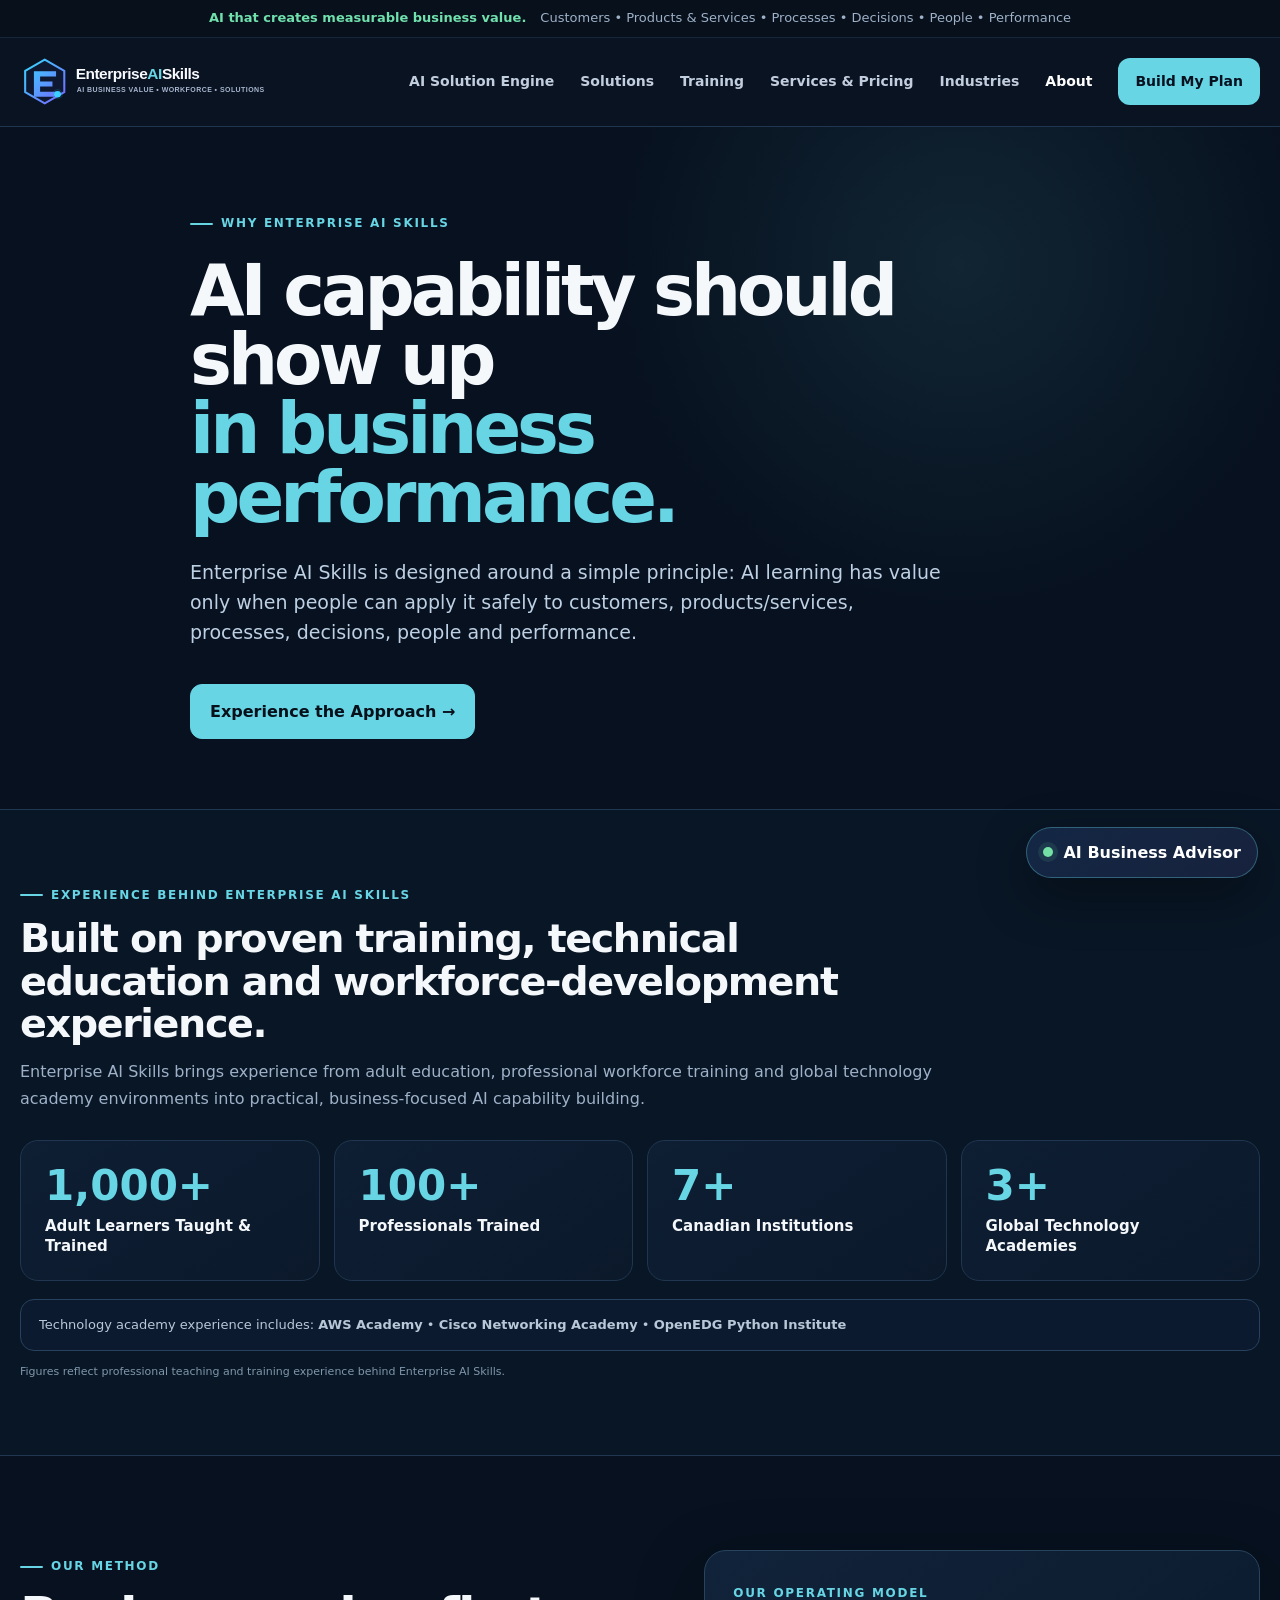
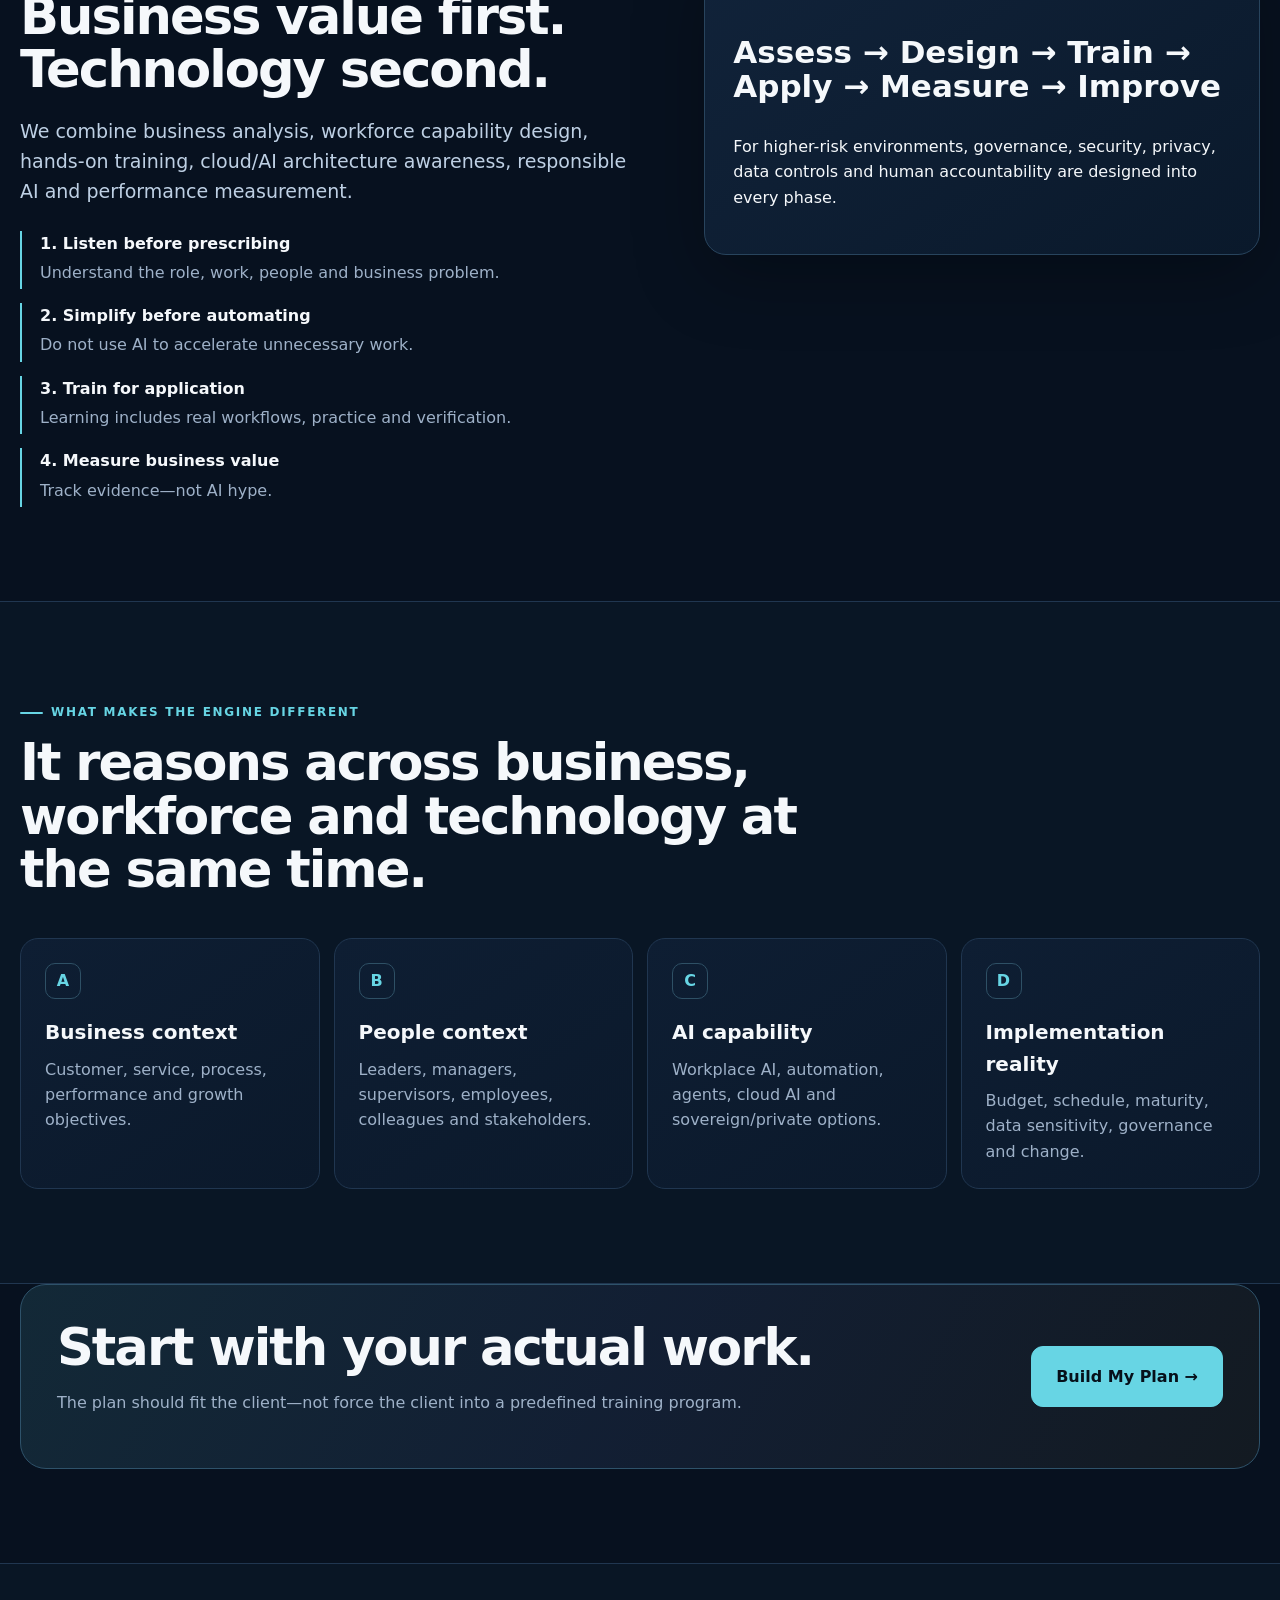
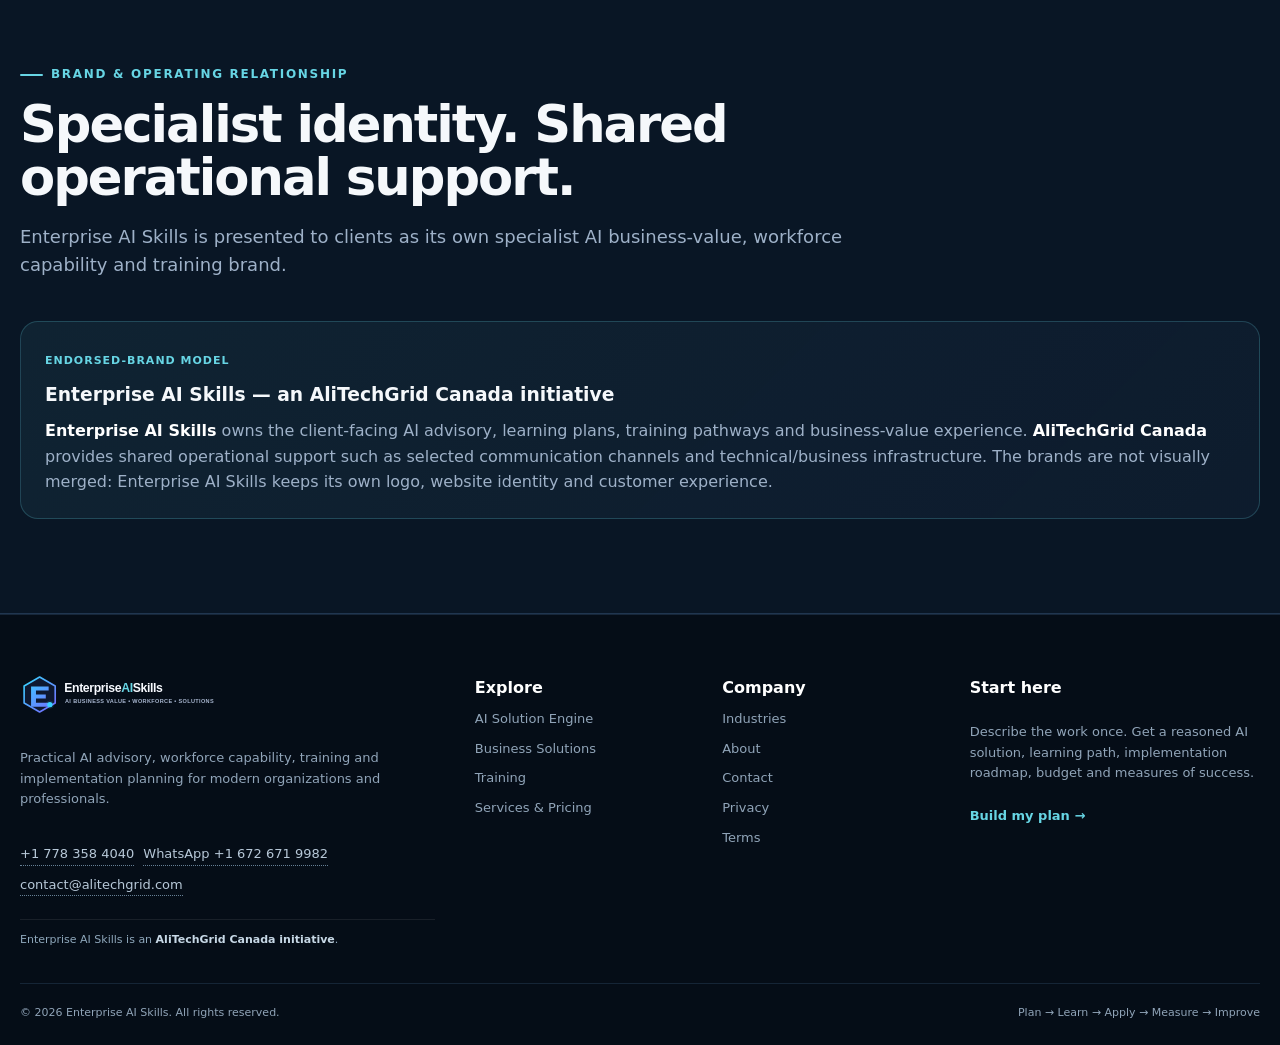
<file: about.html>
<!doctype html>
<html lang="en">
<head>
<!-- Google tag (gtag.js) -->
<script async src="https://www.googletagmanager.com/gtag/js?id=G-HL64FS24QB"></script>
<script>
  window.dataLayer = window.dataLayer || [];
  function gtag(){dataLayer.push(arguments);}
  gtag('js', new Date());
  gtag('config', 'G-HL64FS24QB');
</script>

<meta charset="utf-8">
<meta name="viewport" content="width=device-width,initial-scale=1">
<title>About | Enterprise AI Skills</title>
<meta name="description" content="Enterprise AI Skills helps organizations turn AI into useful, measurable workforce and business capability.">
<meta name="theme-color" content="#07111f">
<meta name="robots" content="index,follow">
<link rel="canonical" href="https://enterpriseaiskills.com/about.html">
<style>

:root{--bg:#07111f;--bg2:#0a1728;--panel:#0e1e33;--panel2:#11243b;--line:#203650;--text:#f5f8fb;--muted:#9eb1c8;--cyan:#67d5e4;--cyan2:#2bbbd1;--blue:#84a8ff;--gold:#f4c653;--green:#70e1ad;--red:#ff8f92;--white:#fff;--ink:#0d2033;--paper:#f5f8fb;--shadow:0 22px 70px rgba(0,0,0,.28);--radius:22px;--max:1240px}
*{box-sizing:border-box}html{scroll-behavior:smooth}body{margin:0;background:var(--bg);color:var(--text);font-family:Inter,ui-sans-serif,system-ui,-apple-system,BlinkMacSystemFont,"Segoe UI",Arial,sans-serif;line-height:1.58}a{color:inherit;text-decoration:none}button,input,select,textarea{font:inherit}.container{width:min(var(--max),calc(100% - 40px));margin:auto}.narrow{max-width:900px}.skip-link{position:absolute;left:-9999px;top:8px;background:#fff;color:#000;padding:8px 12px;z-index:1000}.skip-link:focus{left:8px}.announcement{background:#07101b;border-bottom:1px solid #17273a;font-size:13px;color:var(--muted)}.announcement .container{display:flex;justify-content:center;gap:14px;padding:8px 0}.announcement strong{color:var(--green)}
.site-header{position:sticky;top:0;z-index:100;background:rgba(10,20,34,.94);backdrop-filter:blur(18px);border-bottom:1px solid var(--line)}.nav-wrap{height:88px;display:flex;align-items:center;gap:28px}.brand{display:flex;align-items:center;gap:12px;min-width:max-content}.brand-mark{width:44px;height:44px;border:1px solid #2c5163;border-radius:13px;display:grid;place-items:center;color:var(--cyan);background:linear-gradient(145deg,#10263a,#0b1b2d)}.brand-word{display:flex;flex-direction:column;line-height:1.05}.brand-word b{font-size:19px}.brand-word small{font-size:9px;letter-spacing:1.6px;color:var(--muted);margin-top:6px}.accent{color:var(--cyan)}.main-nav{margin-left:auto;display:flex;align-items:center;gap:26px;font-weight:700;font-size:14px;color:#c2cddd}.main-nav a:hover,.main-nav a[aria-current="page"]{color:#fff}.nav-cta{padding:12px 17px;border-radius:12px;background:var(--cyan);color:#07111f!important}.nav-toggle{display:none;margin-left:auto;background:transparent;border:1px solid var(--line);color:#fff;border-radius:10px;padding:8px 12px}
.eyebrow,.kicker,.step-kicker{display:inline-flex;align-items:center;gap:8px;font-size:12px;font-weight:800;letter-spacing:1.7px;text-transform:uppercase;color:var(--cyan)}.eyebrow:before{content:"";width:23px;height:2px;background:var(--cyan);border-radius:3px}.hero{padding:94px 0 82px;background:radial-gradient(circle at 78% 18%,rgba(43,187,209,.13),transparent 30%),linear-gradient(rgba(255,255,255,.018) 1px,transparent 1px),linear-gradient(90deg,rgba(255,255,255,.018) 1px,transparent 1px);background-size:auto,72px 72px,72px 72px}.hero-grid{display:grid;grid-template-columns:1.05fr .95fr;gap:74px;align-items:center}.hero h1,.page-hero h1,.advisor-hero h1{font-size:clamp(48px,6.1vw,82px);line-height:.98;letter-spacing:-4px;margin:24px 0 24px}.hero h1 span,.page-hero h1 span,.advisor-hero h1 span{color:var(--cyan)}.hero-lead,.page-hero p,.advisor-hero p,.lead{font-size:19px;color:#bed0e4;max-width:760px}.hero-actions{display:flex;flex-wrap:wrap;gap:12px;margin:30px 0 22px}.btn{border:1px solid var(--line);border-radius:12px;padding:14px 19px;font-weight:800;display:inline-flex;align-items:center;justify-content:center;cursor:pointer;background:#122238;color:#fff;transition:.2s}.btn:hover{transform:translateY(-1px);border-color:#3d5876}.btn.primary{background:var(--cyan);border-color:var(--cyan);color:#06101a}.btn.secondary{background:#101d31}.btn.ghost{background:transparent}.btn.large{padding:17px 24px}.hero-proof,.advisor-proof{display:flex;flex-wrap:wrap;gap:14px;color:var(--muted);font-size:13px}.hero-proof span,.advisor-proof span{padding:6px 0}
.hero-engine-card{background:linear-gradient(145deg,rgba(18,37,61,.96),rgba(9,22,39,.96));border:1px solid #28415f;border-radius:26px;box-shadow:var(--shadow);overflow:hidden}.engine-card-head{padding:18px 20px;border-bottom:1px solid var(--line);display:grid;grid-template-columns:auto 1fr auto;gap:10px;align-items:center}.engine-card-head small{color:var(--muted)}.live-dot{width:9px;height:9px;border-radius:50%;background:var(--green);box-shadow:0 0 14px var(--green)}.engine-flow{padding:18px;display:grid;gap:10px}.engine-flow>div{display:grid;grid-template-columns:42px 1fr;gap:4px 12px;padding:14px 16px;border:1px solid #213753;border-radius:14px;background:rgba(255,255,255,.02)}.engine-flow span{grid-row:1/3;color:var(--cyan);font-weight:900;align-self:center}.engine-flow small{color:var(--muted)}.engine-output{margin:0 18px 18px;padding:16px;border-radius:15px;background:linear-gradient(110deg,rgba(103,213,228,.11),rgba(132,168,255,.09));border:1px solid #2d4f65}.engine-output p{font-size:20px;margin:3px 0 10px}.mini-tags{display:flex;flex-wrap:wrap;gap:7px}.mini-tags span{padding:5px 8px;border-radius:99px;background:#0b1a2e;color:#b9c8d8;font-size:11px;border:1px solid #29415e}
.value-strip{border-top:1px solid var(--line);border-bottom:1px solid var(--line);background:#0a1726}.value-strip .container{padding:20px 0;display:flex;align-items:center;gap:18px}.value-strip span{font-size:11px;text-transform:uppercase;letter-spacing:1.4px;color:var(--muted)}.value-chips{display:flex;flex-wrap:wrap;gap:10px}.value-chips b{font-size:13px;padding:8px 12px;border:1px solid #274059;border-radius:99px;background:#0c1c30}
.section{padding:94px 0}.section.alt{background:#091625;border-top:1px solid var(--line);border-bottom:1px solid var(--line)}.section-head{max-width:850px;margin-bottom:42px}.section-head h2,.split-grid h2,.cta-card h2{font-size:clamp(34px,4vw,54px);letter-spacing:-2px;line-height:1.04;margin:14px 0 16px}.section-head p{color:var(--muted);font-size:18px}.process-grid,.feature-grid{display:grid;grid-template-columns:repeat(4,1fr);gap:14px}.process-grid article,.feature-grid article,.stack-grid article,.service-grid article,.industry-grid article{padding:24px;border:1px solid var(--line);border-radius:18px;background:linear-gradient(145deg,#0e1e33,#0b192b)}.process-grid span,.feature-grid i,.stack-grid span,.service-grid span{display:inline-grid;place-items:center;width:36px;height:36px;border:1px solid #2e5065;border-radius:10px;color:var(--cyan);font-style:normal;font-weight:900}.process-grid h3,.feature-grid h3,.stack-grid h3,.service-grid h3{font-size:20px;margin:18px 0 8px}.process-grid p,.feature-grid p,.stack-grid p,.service-grid p,.industry-grid p{color:var(--muted);margin:0}.split-grid{display:grid;grid-template-columns:1.05fr .95fr;gap:70px;align-items:start}.role-list{display:grid;gap:9px;margin-top:30px}.role-list a{padding:15px 16px;border:1px solid var(--line);border-radius:13px;display:flex;justify-content:space-between;gap:15px;background:#0d1b2e}.role-list span{color:var(--muted);font-size:13px}.insight-card,.principle-card,.manifesto-card{border:1px solid #28445d;border-radius:22px;background:linear-gradient(145deg,#11233a,#0a192b);padding:28px;box-shadow:var(--shadow)}.insight-card h3{font-size:28px;line-height:1.15}.arrow-line{color:var(--cyan);font-size:22px;margin:8px 0}.result-bar{border-top:1px solid var(--line);margin-top:18px;padding-top:18px;display:grid;gap:5px}.result-bar span{color:var(--muted);font-size:12px;text-transform:uppercase;letter-spacing:1px}.result-bar b{color:var(--green)}.feature-grid{grid-template-columns:repeat(4,1fr)}.modern-stack{background:radial-gradient(circle at 20% 20%,rgba(132,168,255,.08),transparent 30%)}.stack-grid{display:grid;grid-template-columns:repeat(5,1fr);gap:12px}.stack-grid article{padding:20px}.cta-section{padding-top:0}.cta-card{display:flex;justify-content:space-between;align-items:center;gap:30px;border:1px solid #2e526a;border-radius:26px;padding:36px;background:linear-gradient(120deg,rgba(103,213,228,.12),rgba(132,168,255,.09),rgba(244,198,83,.05))}.cta-card h2{margin-top:0}.cta-card p{color:var(--muted);max-width:740px}
.page-hero,.advisor-hero{padding:80px 0 70px;background:radial-gradient(circle at 75% 20%,rgba(103,213,228,.1),transparent 32%)}.page-hero h1,.advisor-hero h1{font-size:clamp(46px,5.5vw,72px)}.page-hero .btn{margin-top:18px}.solution-domain-grid,.industry-grid{display:grid;grid-template-columns:repeat(3,1fr);gap:14px}.solution-domain-grid article{padding:26px;border:1px solid var(--line);border-radius:18px;background:#0c1b2e}.solution-domain-grid span{color:var(--cyan);font-weight:900}.solution-domain-grid h3{font-size:22px}.solution-domain-grid p{color:var(--muted)}.solution-domain-grid small{display:block;color:#9bb0c8;margin-top:5px}.architecture-grid{display:grid;grid-template-columns:repeat(4,1fr);gap:14px}.architecture-grid article{border:1px solid var(--line);border-radius:18px;padding:24px;background:#0d1d31}.arch-level{font-size:11px;letter-spacing:1.3px;color:var(--cyan);font-weight:900}.architecture-grid p{color:var(--muted)}.architecture-grid small{color:#87a1bc}.principle-card ol{padding-left:20px}.principle-card li{margin:10px 0;color:#c2d0df}
.training-grid{display:grid;grid-template-columns:repeat(3,1fr);gap:14px}.training-grid article{padding:26px;border:1px solid var(--line);border-radius:18px;background:#0d1c2f}.path-badge,.price-label{font-size:10px;letter-spacing:1.4px;color:var(--cyan);font-weight:900}.training-grid h3{font-size:22px}.training-grid p,.training-grid li{color:var(--muted)}.training-grid ul{padding-left:18px}.layer-timeline{display:grid;grid-template-columns:repeat(6,1fr);gap:10px}.layer-timeline>div{padding:20px 16px;border:1px solid var(--line);border-radius:16px;background:#0d1d30}.layer-timeline span{color:var(--cyan);font-weight:900}.layer-timeline b{display:block;margin:12px 0 4px}.layer-timeline p{font-size:13px;color:var(--muted)}.delivery-card{display:grid;grid-template-columns:repeat(2,1fr);gap:10px}.delivery-card>div{padding:18px;border:1px solid var(--line);border-radius:14px;background:#0d1d31;display:grid;gap:4px}.delivery-card span{color:var(--muted);font-size:13px}
.service-grid{display:grid;grid-template-columns:repeat(4,1fr);gap:14px}.pricing-grid{display:grid;grid-template-columns:repeat(3,1fr);gap:16px}.pricing-grid article{border:1px solid var(--line);border-radius:22px;padding:28px;background:#0c1b2e}.pricing-grid article.featured{border-color:#4c8a98;box-shadow:0 0 0 1px rgba(103,213,228,.16),var(--shadow)}.pricing-grid h3{font-size:25px}.price{font-size:28px;font-weight:900;color:#fff;margin:12px 0}.pricing-grid p,.pricing-grid li{color:var(--muted)}.pricing-grid ul{padding-left:18px}.pricing-note{margin-top:18px;padding:16px;border:1px solid #3d4650;border-radius:14px;background:#131d28;color:#aebdca}.budget-components{display:grid;grid-template-columns:repeat(3,1fr);gap:12px}.budget-components>div{padding:18px;border:1px solid var(--line);border-radius:14px;background:#0c1b2e;display:grid;gap:5px}.budget-components span{color:var(--muted);font-size:13px}.principles{display:grid;gap:14px;margin-top:25px}.principles>div{padding-left:18px;border-left:2px solid var(--cyan)}.principles p{margin:4px 0;color:var(--muted)}.manifesto-card h3{font-size:31px;line-height:1.1}.prose h2{margin-top:34px}.prose p{color:#b5c6d8}
/* Advisor */
.advisor-hero-grid{display:grid;grid-template-columns:1.1fr .7fr;gap:70px;align-items:start}.advisor-outcome-card{padding:24px;border:1px solid #2d4c65;border-radius:22px;background:#0c1d31}.advisor-outcome-card h2{font-size:25px}.advisor-outcome-card ul{padding-left:18px;color:#c2d1df}.advisor-note{font-size:12px!important;color:#8399b2!important;border-top:1px solid var(--line);padding-top:14px}.advisor-shell-section{padding:42px 0 90px}.advisor-app{display:grid;grid-template-columns:320px 1fr;border:1px solid #27415c;border-radius:24px;overflow:hidden;background:#0a1829;box-shadow:var(--shadow)}.advisor-sidebar{padding:26px;background:#0b192b;border-right:1px solid var(--line)}.advisor-side-head h2{font-size:22px}.advisor-steps{list-style:none;margin:25px 0;padding:0;display:grid;gap:8px}.advisor-steps li{display:grid;grid-template-columns:34px 1fr;gap:12px;padding:12px;border-radius:13px;color:#839ab1}.advisor-steps li>span{width:32px;height:32px;border:1px solid #2c425b;border-radius:9px;display:grid;place-items:center;font-weight:900}.advisor-steps li b{display:block;color:#adc0d2;font-size:13px}.advisor-steps li small{font-size:11px}.advisor-steps li.active{background:#10243a;color:var(--cyan)}.advisor-steps li.active>span{border-color:#4e8894;color:var(--cyan)}.advisor-steps li.active b{color:#fff}.advisor-privacy{padding:14px;border:1px solid #354154;border-radius:13px;background:#111b28;font-size:12px;color:#90a3b5}.advisor-privacy p{margin:5px 0 0}.advisor-panel{padding:30px}.advisor-progress{display:flex;align-items:center;gap:16px;margin-bottom:30px}.advisor-progress-track{height:7px;background:#14283e;border-radius:99px;flex:1;overflow:hidden}.advisor-progress-track span{display:block;height:100%;width:16.666%;background:linear-gradient(90deg,var(--cyan),var(--blue));transition:.25s}.advisor-progress b{font-size:12px;color:var(--muted)}.advisor-step>h2{font-size:34px;margin:9px 0}.advisor-step>p{color:var(--muted)}.question-block{margin-top:28px}.question-block h3{font-size:16px;margin:0 0 12px}.question-block h3 small{font-weight:400;color:var(--muted)}.option-grid{display:grid;grid-template-columns:repeat(2,1fr);gap:10px}.option-grid.compact{grid-template-columns:repeat(3,1fr)}.advisor-option,.value-option{border:1px solid #273e59;background:#0e1d31;color:#fff;border-radius:14px;padding:15px;text-align:left;cursor:pointer;transition:.15s}.advisor-option:hover,.value-option:hover{border-color:#4a7383;transform:translateY(-1px)}.advisor-option.selected,.value-option.selected{border-color:var(--cyan);background:rgba(103,213,228,.09);box-shadow:0 0 0 1px rgba(103,213,228,.12)}.advisor-option b,.value-option b{display:block}.advisor-option small,.value-option small{display:block;margin-top:5px;color:var(--muted);font-size:12px}.value-priority-grid{display:grid;grid-template-columns:repeat(3,1fr);gap:10px}.value-option span{font-size:11px;color:var(--cyan);font-weight:900}.two-col{display:grid;grid-template-columns:1fr 1fr;gap:18px}.select-wrap select,textarea{width:100%;background:#0e1d31;color:#fff;border:1px solid #29415d;border-radius:12px;padding:14px;outline:none}.select-wrap select:focus,textarea:focus{border-color:var(--cyan)}textarea{resize:vertical}.char-count{text-align:right;font-size:11px;color:var(--muted)}.finish-box{margin-top:25px;padding:18px;border:1px solid #2d5761;border-radius:14px;background:rgba(103,213,228,.06)}.finish-box p{margin:5px 0;color:var(--muted)}.advisor-nav{display:grid;grid-template-columns:auto 1fr auto;align-items:center;gap:16px;margin-top:32px;padding-top:22px;border-top:1px solid var(--line)}.advisor-save{text-align:center;color:#7f94aa;font-size:11px}.save-dot{display:inline-block;width:7px;height:7px;border-radius:50%;background:var(--green);margin-right:5px}.advisor-error{min-height:22px;margin-top:8px;color:var(--red);font-size:12px}
/* Generated plan */
.plan-section{padding:50px 0 100px;background:#eef4f7;color:var(--ink)}.plan-toolbar{display:flex;justify-content:space-between;align-items:center;gap:20px;margin-bottom:20px}.plan-toolbar .eyebrow{color:#147d8e}.plan-toolbar .eyebrow:before{background:#147d8e}.plan-toolbar h2{margin:5px 0}.plan-actions{display:flex;flex-wrap:wrap;gap:8px}.plan-actions .btn{background:#fff;color:#153047;border-color:#c7d5df}.plan-actions .btn.primary{background:#0c7e91;color:#fff;border-color:#0c7e91}.generated-plan{background:#fff;border:1px solid #d3dee5;border-radius:24px;overflow:hidden;box-shadow:0 20px 50px rgba(28,52,73,.12)}.plan-cover{padding:38px;background:linear-gradient(135deg,#071a2c,#0d3450);color:#fff;display:grid;grid-template-columns:1.1fr .9fr;gap:30px}.plan-cover .eyebrow{color:#76e1eb}.plan-cover h1{font-size:42px;line-height:1.05;margin:16px 0}.plan-cover p{color:#c6d9e8;font-size:17px}.plan-meta{display:grid;grid-template-columns:repeat(2,1fr);gap:9px}.plan-meta div{border:1px solid rgba(255,255,255,.14);border-radius:12px;padding:12px;background:rgba(255,255,255,.04)}.plan-meta span{display:block;color:#89a5bb;font-size:10px;text-transform:uppercase;letter-spacing:1px}.plan-meta b{font-size:13px}.plan-body{padding:38px}.plan-section-block{padding:30px 0;border-bottom:1px solid #dce5ea}.plan-section-block:last-child{border-bottom:0}.plan-section-block h2{font-size:27px;margin:0 0 12px}.plan-section-block .lead{color:#4b6274;font-size:16px}.summary-banner{padding:18px;border-radius:15px;background:#eaf7f8;border:1px solid #b9e0e5;margin:18px 0}.summary-banner b{color:#0c6574}.plan-summary-grid,.opportunity-grid,.solution-options,.tech-grid,.kpi-grid,.budget-grid,.assumption-grid{display:grid;grid-template-columns:repeat(3,1fr);gap:12px}.plan-summary-card,.opportunity-card,.tech-card,.kpi-card,.budget-card,.assumption-card{border:1px solid #d6e1e7;border-radius:14px;padding:16px;background:#fbfdfe}.plan-summary-card span,.kpi-card span,.budget-card span,.assumption-card span{font-size:10px;text-transform:uppercase;letter-spacing:1px;color:#6f8493}.plan-summary-card b,.kpi-card b,.budget-card b,.assumption-card b{display:block;margin:4px 0;color:#102e43}.plan-summary-card small,.opportunity-card p,.tech-card p,.budget-card small,.assumption-card small{color:#5f7382}.opportunity-card.high{border-top:4px solid #17a7ba}.opp-rank{font-size:10px;color:#118092;font-weight:900;text-transform:uppercase}.opportunity-card h3{margin:7px 0}.diagnosis-list{display:grid;gap:9px}.diagnosis-list div{padding:13px 15px;border-left:3px solid #1f9fb1;background:#f4f8fa}.solution-option{border:1px solid #d3dfe6;border-radius:16px;padding:18px;background:#fbfdfe;position:relative}.solution-option.recommended{border:2px solid #15889a;background:#f0fbfc}.recommend-badge{position:absolute;top:12px;right:12px;font-size:9px;letter-spacing:1px;background:#147f90;color:#fff;border-radius:99px;padding:5px 8px}.solution-option h3{font-size:21px;margin:5px 0}.solution-option p{color:#5a6e7d}.solution-option ul{padding-left:18px;color:#536b7b}.option-facts{display:grid;grid-template-columns:repeat(2,1fr);gap:6px;margin-top:12px}.option-facts div{padding:8px;border-radius:9px;background:#eef4f6}.option-facts span{display:block;font-size:9px;text-transform:uppercase;color:#758995}.option-facts b{font-size:12px}.reason-box{margin-top:15px;padding:16px;border-radius:14px;background:#102e43;color:#fff}.reason-box p{color:#c8d8e3;margin:5px 0}.tech-card small{display:inline-block;margin-top:7px;padding:4px 7px;border-radius:99px;background:#edf5f7;color:#267385}.learning-path{display:grid;gap:8px}.learning-module{display:grid;grid-template-columns:45px 1fr auto;gap:14px;align-items:center;border:1px solid #d8e2e8;border-radius:13px;padding:14px}.module-num{width:38px;height:38px;border-radius:10px;background:#e6f7f8;display:grid;place-items:center;color:#0a7888;font-weight:900}.learning-module h3{margin:0;font-size:17px}.learning-module p{margin:3px 0;color:#607786;font-size:13px}.module-badge{font-size:10px;padding:5px 8px;background:#eef2f5;border-radius:99px;color:#587080}.roadmap{display:grid;grid-template-columns:repeat(4,1fr);gap:10px}.roadmap-phase{padding:16px;border:1px solid #d6e1e7;border-radius:14px;background:#fbfdfe}.roadmap-time{font-size:10px;color:#0c7c8e;font-weight:900;text-transform:uppercase}.roadmap-phase h3{font-size:18px}.roadmap-phase ul{padding-left:18px;color:#5a6e7d;font-size:13px}.budget-total{font-size:30px;font-weight:900;color:#0c6677}.guardrail-list{display:grid;grid-template-columns:repeat(2,1fr);gap:10px}.guardrail-list div{padding:14px;border:1px solid #d7e1e7;border-radius:12px;background:#fbfdfe}.next-actions{counter-reset:item;display:grid;gap:9px}.next-actions div{display:grid;grid-template-columns:34px 1fr;gap:12px;align-items:start}.next-actions div:before{counter-increment:item;content:counter(item);width:30px;height:30px;border-radius:9px;background:#e4f6f8;color:#0a7586;display:grid;place-items:center;font-weight:900}.plan-note{padding:14px;border:1px solid #ead79e;background:#fff9e7;border-radius:12px;color:#685926}.plan-pills{display:flex;flex-wrap:wrap;gap:7px}.plan-pill{padding:6px 9px;border-radius:99px;background:#e8f5f7;color:#176879;font-size:11px;font-weight:700}
.site-footer{padding:60px 0 24px;background:#050d17;border-top:1px solid #17273a;color:#90a4b8}.footer-grid{display:grid;grid-template-columns:2fr 1fr 1fr 1.4fr;gap:40px}.footer-grid>div{display:flex;flex-direction:column;gap:9px}.footer-grid b{color:#fff}.footer-grid a{font-size:13px}.footer-grid p{font-size:13px}.footer-brand{margin-bottom:8px}.text-link{color:var(--cyan)!important;font-weight:800}.footer-bottom{border-top:1px solid #152536;margin-top:34px;padding-top:20px;display:flex;justify-content:space-between;font-size:11px}
@media(max-width:1050px){.main-nav{gap:16px;font-size:12px}.hero-grid,.split-grid,.advisor-hero-grid{grid-template-columns:1fr}.stack-grid{grid-template-columns:repeat(3,1fr)}.process-grid,.feature-grid,.service-grid{grid-template-columns:repeat(2,1fr)}.solution-domain-grid,.training-grid,.industry-grid{grid-template-columns:repeat(2,1fr)}.architecture-grid{grid-template-columns:repeat(2,1fr)}.layer-timeline{grid-template-columns:repeat(3,1fr)}.advisor-app{grid-template-columns:250px 1fr}.option-grid.compact{grid-template-columns:repeat(2,1fr)}.value-priority-grid{grid-template-columns:repeat(2,1fr)}.plan-cover{grid-template-columns:1fr}.solution-options,.plan-summary-grid,.opportunity-grid,.tech-grid,.kpi-grid,.budget-grid,.assumption-grid{grid-template-columns:repeat(2,1fr)}.roadmap{grid-template-columns:repeat(2,1fr)}.footer-grid{grid-template-columns:repeat(2,1fr)}}
@media(max-width:800px){.announcement span{display:none}.nav-wrap{height:72px}.brand-word small{display:none}.main-nav{display:none;position:absolute;left:20px;right:20px;top:78px;padding:14px;background:#0b1b2d;border:1px solid var(--line);border-radius:16px;flex-direction:column;align-items:stretch;box-shadow:var(--shadow)}.main-nav.open{display:flex}.main-nav a{padding:10px}.nav-toggle{display:block}.hero,.page-hero,.advisor-hero{padding:60px 0}.hero h1,.page-hero h1,.advisor-hero h1{letter-spacing:-2.5px}.value-strip .container{align-items:flex-start;flex-direction:column}.process-grid,.feature-grid,.stack-grid,.solution-domain-grid,.architecture-grid,.training-grid,.service-grid,.industry-grid,.pricing-grid,.budget-components,.layer-timeline{grid-template-columns:1fr}.cta-card{align-items:flex-start;flex-direction:column}.advisor-app{display:block}.advisor-sidebar{border-right:0;border-bottom:1px solid var(--line)}.advisor-steps{grid-template-columns:repeat(3,1fr)}.advisor-steps li{grid-template-columns:32px}.advisor-steps li div{display:none}.option-grid,.option-grid.compact,.value-priority-grid,.two-col{grid-template-columns:1fr}.advisor-panel{padding:22px}.advisor-nav{grid-template-columns:1fr 1fr}.advisor-save{display:none}.plan-toolbar{align-items:flex-start;flex-direction:column}.plan-body,.plan-cover{padding:24px}.solution-options,.plan-summary-grid,.opportunity-grid,.tech-grid,.kpi-grid,.budget-grid,.assumption-grid,.roadmap,.guardrail-list{grid-template-columns:1fr}.learning-module{grid-template-columns:42px 1fr}.module-badge{grid-column:2}.footer-grid{grid-template-columns:1fr 1fr}}
@media(max-width:520px){.container{width:min(100% - 28px,var(--max))}.hero h1,.page-hero h1,.advisor-hero h1{font-size:44px}.hero-lead,.page-hero p,.advisor-hero p{font-size:16px}.hero-actions .btn{width:100%}.process-grid,.feature-grid{grid-template-columns:1fr}.role-list a{align-items:flex-start;flex-direction:column}.advisor-steps{grid-template-columns:repeat(2,1fr)}.plan-meta{grid-template-columns:1fr}.footer-grid{grid-template-columns:1fr}.footer-bottom{flex-direction:column;gap:6px}}
@media print{body{background:#fff!important}.announcement,.site-header,.site-footer,.plan-toolbar{display:none!important}.plan-section{padding:0;background:#fff}.generated-plan{border:0;box-shadow:none}.plan-cover{print-color-adjust:exact;-webkit-print-color-adjust:exact}.plan-section-block{break-inside:avoid}.solution-option,.roadmap-phase,.learning-module,.tech-card{break-inside:avoid}}

/* V3.2 additions */
.course-price-row{display:grid;grid-template-columns:1fr 1fr;gap:8px;margin:16px 0}
.course-price-row div{padding:12px;border:1px solid var(--line);border-radius:12px;background:#0a1829}
.course-price-row span{display:block;color:var(--muted);font-size:11px;text-transform:uppercase;letter-spacing:.7px}
.course-price-row b{display:block;margin-top:3px;font-size:16px;color:#fff}
.course-meta{display:flex;flex-wrap:wrap;gap:7px;margin:10px 0 14px}
.course-meta span{font-size:11px;padding:5px 8px;border:1px solid #29415e;border-radius:99px;color:#bad0df;background:#0b1a2e}
.course-card-actions{display:flex;flex-wrap:wrap;gap:8px;margin-top:16px}
.contact-channel-grid{display:grid;grid-template-columns:repeat(4,1fr);gap:12px}
.contact-channel{padding:22px;border:1px solid var(--line);border-radius:18px;background:#0d1d31}
.contact-channel span{display:block;color:var(--cyan);font-size:11px;font-weight:900;letter-spacing:1px;text-transform:uppercase}
.contact-channel b{display:block;font-size:19px;margin:8px 0}
.contact-channel small{color:var(--muted)}
.contact-channel a{color:#fff;text-decoration:underline;text-underline-offset:3px}
.estimate-box{border:1px solid #3e7180;border-radius:18px;padding:20px;background:linear-gradient(120deg,rgba(103,213,228,.10),rgba(132,168,255,.06));margin:16px 0}
.estimate-box h3{margin:0 0 8px}
.estimate-total{font-size:30px;font-weight:900;color:var(--cyan)}
.fixed-course-rec{display:grid;grid-template-columns:1.2fr .7fr .7fr;gap:10px;align-items:center;border:1px solid var(--line);border-radius:14px;padding:15px;margin:9px 0;background:#0d1d30}
.fixed-course-rec small{color:var(--muted)}
.footer-contact{display:flex;flex-wrap:wrap;gap:9px;margin-top:12px;color:#b7c8d8;font-size:12px}
.footer-contact a{border-bottom:1px dotted #668096}
@media(max-width:1000px){.contact-channel-grid{grid-template-columns:repeat(2,1fr)}}
@media(max-width:800px){.contact-channel-grid{grid-template-columns:1fr}.course-price-row{grid-template-columns:1fr}.fixed-course-rec{grid-template-columns:1fr}}



/* V3.3 endorsed-brand architecture */
.brand-endorsement{
  margin-top:14px;
  padding-top:12px;
  border-top:1px solid rgba(255,255,255,.08);
  color:#8fa8bc;
  font-size:11px;
  line-height:1.5;
}
.brand-endorsement b{color:#c7d8e6;font-weight:800}
.brand-relationship{
  border:1px solid rgba(103,213,228,.22);
  border-radius:18px;
  padding:24px;
  background:linear-gradient(135deg,rgba(103,213,228,.07),rgba(132,168,255,.04));
}
.brand-relationship .relationship-label{
  display:inline-block;
  margin-bottom:10px;
  color:var(--cyan);
  font-size:11px;
  font-weight:900;
  letter-spacing:1px;
  text-transform:uppercase;
}
.brand-relationship h3{margin:0 0 9px}
.brand-relationship p{margin:0;color:var(--muted)}
.brand-relationship strong{color:#fff}
.shared-channel-note{
  margin-top:16px;
  padding:14px 16px;
  border-left:3px solid var(--cyan);
  border-radius:8px;
  background:rgba(103,213,228,.06);
  color:#aac0d1;
  font-size:12px;
}



/* V4.7 repaired production branding */
.brand.brand-logo-link{display:flex;align-items:center;min-width:320px;line-height:1}
.brand-logo-img{display:block;width:340px;max-width:100%;height:auto}
.footer-brand-logo{display:block;width:270px;max-width:100%;height:auto;margin-bottom:12px}
@media(max-width:1180px){
  .brand.brand-logo-link{min-width:275px}.brand-logo-img{width:295px}.main-nav{gap:18px}
}
@media(max-width:900px){.brand.brand-logo-link{min-width:0}.brand-logo-img{width:270px}}
@media(max-width:520px){.brand-logo-img{width:235px}}


/* Enterprise AI Skills — AI Business Advisor */
.eais-chat-launcher{
  position:fixed;right:22px;bottom:22px;z-index:9998;display:flex;align-items:center;gap:10px;
  padding:12px 16px;border-radius:999px;border:1px solid rgba(103,213,228,.35);
  background:linear-gradient(135deg,#132744,#17223d);color:#fff;font-weight:850;
  box-shadow:0 18px 50px rgba(0,0,0,.35);cursor:pointer
}
.eais-chat-launcher:hover{transform:translateY(-1px);border-color:#67d5e4}
.eais-chat-dot{width:10px;height:10px;border-radius:50%;background:#74e0a5;box-shadow:0 0 0 5px rgba(116,224,165,.10)}
.eais-chat-panel{
  position:fixed;right:22px;bottom:82px;z-index:9999;width:min(390px,calc(100vw - 28px));
  height:min(620px,calc(100vh - 120px));display:none;flex-direction:column;overflow:hidden;
  border:1px solid #29425f;border-radius:22px;background:#0b1628;box-shadow:0 30px 80px rgba(0,0,0,.48)
}
.eais-chat-panel.open{display:flex}
.eais-chat-head{display:flex;align-items:center;justify-content:space-between;gap:14px;padding:16px 18px;background:linear-gradient(135deg,#122944,#17223d);border-bottom:1px solid #233a55}
.eais-chat-title{display:flex;align-items:center;gap:10px}.eais-chat-title b{display:block;font-size:15px}
.eais-chat-title small{display:block;color:#9ab1c5;margin-top:2px;font-size:11px}
.eais-chat-close{border:0;background:transparent;color:#b8c9d8;font-size:24px;cursor:pointer;padding:2px 6px}
.eais-chat-body{flex:1;overflow:auto;padding:16px}.eais-msg{display:flex;margin:0 0 12px}
.eais-msg.bot{justify-content:flex-start}.eais-msg.user{justify-content:flex-end}
.eais-bubble{max-width:88%;padding:11px 13px;border-radius:15px;font-size:13px;line-height:1.55}
.eais-msg.bot .eais-bubble{background:#13243b;border:1px solid #263e5a;color:#eef6fb;border-bottom-left-radius:5px}
.eais-msg.user .eais-bubble{background:#67d5e4;color:#06111f;border-bottom-right-radius:5px;font-weight:700}
.eais-quick{display:flex;flex-wrap:wrap;gap:7px;margin:6px 0 14px}
.eais-chip{border:1px solid #355474;background:#0f1f34;color:#d7e6f0;padding:8px 10px;border-radius:999px;font-size:11px;font-weight:800;cursor:pointer}
.eais-chip:hover{border-color:#67d5e4;color:#fff}
.eais-chat-input-wrap{padding:12px;border-top:1px solid #223852;background:#0a1423}
.eais-chat-input-row{display:flex;gap:8px}.eais-chat-input{flex:1;min-width:0;border:1px solid #2c4562;border-radius:13px;background:#101f33;color:#fff;padding:11px 12px;outline:none;font:inherit;font-size:13px}
.eais-chat-input:focus{border-color:#67d5e4}.eais-chat-send{border:0;border-radius:12px;background:#67d5e4;color:#06111f;padding:0 14px;font-weight:900;cursor:pointer}
.eais-chat-note{margin-top:8px;color:#738da3;font-size:10px;line-height:1.4}
.eais-chat-card{margin:8px 0;padding:12px;border:1px solid #28415e;border-radius:14px;background:#0f1f33}
.eais-chat-card b{display:block;color:#fff;margin-bottom:4px}.eais-chat-card small{display:block;color:#9bb1c3;line-height:1.45}
.eais-chat-card a{display:inline-block;margin-top:8px;color:#67d5e4;font-size:12px;font-weight:900}
@media(max-width:700px){.eais-chat-launcher{right:12px;bottom:12px}.eais-chat-panel{right:10px;bottom:72px;width:calc(100vw - 20px);height:calc(100vh - 92px);border-radius:18px}}
@media print{.eais-chat-launcher,.eais-chat-panel{display:none!important}}



/* V4.7 credibility block */
.credibility-section{padding:68px 0 74px;border-top:1px solid var(--line);border-bottom:1px solid var(--line);background:#091625}
.credibility-head{max-width:930px;margin-bottom:28px}
.credibility-head h2{font-size:clamp(30px,3.1vw,44px);line-height:1.08;letter-spacing:-1.4px;max-width:930px;margin:12px 0 14px}
.credibility-head p{color:var(--muted);font-size:16px;line-height:1.65;max-width:940px;margin:0}
.credibility-grid{display:grid;grid-template-columns:repeat(4,1fr);gap:14px}
.credibility-card{padding:24px;border:1px solid var(--line);border-radius:18px;background:linear-gradient(145deg,#0e1e33,#0b192b)}
.credibility-card strong{display:block;font-size:42px;line-height:1;color:var(--cyan);margin-bottom:10px}
.credibility-card b{display:block;font-size:15px;line-height:1.3}
.credibility-academies{margin-top:18px;padding:15px 18px;border:1px solid #29415e;border-radius:14px;background:#0b1a2e;color:#b9c8d8;font-size:13px;line-height:1.55}
.credibility-note{margin-top:12px;color:#7f97ac;font-size:11px}
@media(max-width:900px){.credibility-grid{grid-template-columns:repeat(2,1fr)}}
@media(max-width:560px){.credibility-grid{grid-template-columns:1fr}}

</style>
<link rel="icon" type="image/svg+xml" href="assets/favicon.svg">
<meta property="og:title" content="About | Enterprise AI Skills">
<meta property="og:description" content="Enterprise AI Skills helps organizations turn AI into useful, measurable workforce and business capability.">
<meta property="og:type" content="website">
<meta property="og:url" content="https://enterpriseaiskills.com/about.html">
<meta name="twitter:card" content="summary">
<link rel="manifest" href="site.webmanifest">
</head>
<body>
<a class="skip-link" href="#main">Skip to content</a>
<div class="announcement"><div class="container"><strong>AI that creates measurable business value.</strong><span>Customers • Products & Services • Processes • Decisions • People • Performance</span></div></div>
<header class="site-header"><div class="container nav-wrap">
<a class="brand brand-logo-link" href="index.html" aria-label="Enterprise AI Skills home"><img class="brand-logo-img" src="assets/logo.svg" alt="EnterpriseAISkills — AI Business Value, Workforce, Solutions"></a>
<button class="nav-toggle" aria-label="Open navigation" aria-expanded="false">☰</button>
<nav class="main-nav" aria-label="Main navigation">
<a href="advisor.html">AI Solution Engine</a>
<a href="solutions.html">Solutions</a>
<a href="training.html">Training</a>
<a href="services.html">Services & Pricing</a>
<a href="industries.html">Industries</a>
<a href="about.html" aria-current="page">About</a>
<a class="nav-cta" href="advisor.html">Build My Plan</a>
</nav>
</div></header>
<main id="main">
<section class="page-hero"><div class="container narrow"><span class="eyebrow">WHY ENTERPRISE AI SKILLS</span><h1>AI capability should show up<br><span>in business performance.</span></h1><p>Enterprise AI Skills is designed around a simple principle: AI learning has value only when people can apply it safely to customers, products/services, processes, decisions, people and performance.</p><a class="btn primary" href="advisor.html">Experience the Approach →</a></div></section>

<section class="credibility-section" id="experience">
<div class="container">
  <div class="credibility-head">
    <span class="eyebrow">EXPERIENCE BEHIND ENTERPRISE AI SKILLS</span>
    <h2>Built on proven training, technical education and workforce-development experience.</h2>
    <p>Enterprise AI Skills brings experience from adult education, professional workforce training and global technology academy environments into practical, business-focused AI capability building.</p>
  </div>
  <div class="credibility-grid">
    <article class="credibility-card"><strong>1,000+</strong><b>Adult Learners Taught &amp; Trained</b></article>
    <article class="credibility-card"><strong>100+</strong><b>Professionals Trained</b></article>
    <article class="credibility-card"><strong>7+</strong><b>Canadian Institutions</b></article>
    <article class="credibility-card"><strong>3+</strong><b>Global Technology Academies</b></article>
  </div>
  <div class="credibility-academies"><span>Technology academy experience includes: </span><b>AWS Academy</b> • <b>Cisco Networking Academy</b> • <b>OpenEDG Python Institute</b></div>
  <div class="credibility-note">Figures reflect professional teaching and training experience behind Enterprise AI Skills.</div>
</div>
</section>

<section class="section"><div class="container split-grid"><div><span class="eyebrow">OUR METHOD</span><h2>Business value first. Technology second.</h2><p class="lead">We combine business analysis, workforce capability design, hands-on training, cloud/AI architecture awareness, responsible AI and performance measurement.</p><div class="principles"><div><b>1. Listen before prescribing</b><p>Understand the role, work, people and business problem.</p></div><div><b>2. Simplify before automating</b><p>Do not use AI to accelerate unnecessary work.</p></div><div><b>3. Train for application</b><p>Learning includes real workflows, practice and verification.</p></div><div><b>4. Measure business value</b><p>Track evidence—not AI hype.</p></div></div></div><aside class="manifesto-card"><span class="kicker">Our operating model</span><h3>Assess → Design → Train → Apply → Measure → Improve</h3><p>For higher-risk environments, governance, security, privacy, data controls and human accountability are designed into every phase.</p></aside></div></section>
<section class="section alt"><div class="container"><div class="section-head"><span class="eyebrow">WHAT MAKES THE ENGINE DIFFERENT</span><h2>It reasons across business, workforce and technology at the same time.</h2></div><div class="feature-grid"><article><i>A</i><h3>Business context</h3><p>Customer, service, process, performance and growth objectives.</p></article><article><i>B</i><h3>People context</h3><p>Leaders, managers, supervisors, employees, colleagues and stakeholders.</p></article><article><i>C</i><h3>AI capability</h3><p>Workplace AI, automation, agents, cloud AI and sovereign/private options.</p></article><article><i>D</i><h3>Implementation reality</h3><p>Budget, schedule, maturity, data sensitivity, governance and change.</p></article></div></div></section>
<section class="section cta-section"><div class="container cta-card"><div><h2>Start with your actual work.</h2><p>The plan should fit the client—not force the client into a predefined training program.</p></div><a class="btn primary large" href="advisor.html">Build My Plan →</a></div></section>

<section class="section alt" id="brand-relationship"><div class="container">
<div class="section-head"><span class="eyebrow">BRAND & OPERATING RELATIONSHIP</span><h2>Specialist identity. Shared operational support.</h2>
<p>Enterprise AI Skills is presented to clients as its own specialist AI business-value, workforce capability and training brand.</p></div>
<div class="brand-relationship">
<span class="relationship-label">Endorsed-brand model</span>
<h3>Enterprise AI Skills — an AliTechGrid Canada initiative</h3>
<p><strong>Enterprise AI Skills</strong> owns the client-facing AI advisory, learning plans, training pathways and business-value experience. <strong>AliTechGrid Canada</strong> provides shared operational support such as selected communication channels and technical/business infrastructure. The brands are not visually merged: Enterprise AI Skills keeps its own logo, website identity and customer experience.</p>
</div>
</div></section>

</main>
<footer class="site-footer"><div class="container footer-grid"><div><a class="footer-brand-link" href="index.html" aria-label="Enterprise AI Skills home"><img class="footer-brand-logo" src="assets/logo.svg" alt="EnterpriseAISkills — AI Business Value, Workforce, Solutions"></a><p>Practical AI advisory, workforce capability, training and implementation planning for modern organizations and professionals.</p><div class="footer-contact"><a href="tel:+17783584040">+1 778 358 4040</a><a href="https://wa.me/16726719982">WhatsApp +1 672 671 9982</a><a href="mailto:contact@alitechgrid.com">contact@alitechgrid.com</a></div><div class="brand-endorsement">Enterprise AI Skills is an <b>AliTechGrid Canada initiative</b>.</div></div><div><b>Explore</b><a href="advisor.html">AI Solution Engine</a><a href="solutions.html">Business Solutions</a><a href="training.html">Training</a><a href="services.html">Services & Pricing</a></div><div><b>Company</b><a href="industries.html">Industries</a><a href="about.html">About</a><a href="contact.html">Contact</a><a href="privacy.html">Privacy</a><a href="terms.html">Terms</a></div><div><b>Start here</b><p>Describe the work once. Get a reasoned AI solution, learning path, implementation roadmap, budget and measures of success.</p><a class="text-link" href="advisor.html">Build my plan →</a></div></div><div class="container footer-bottom"><span>© 2026 Enterprise AI Skills. All rights reserved.</span><span>Plan → Learn → Apply → Measure → Improve</span></div></footer>
<script>

(()=>{const toggle=document.querySelector('.nav-toggle');const nav=document.querySelector('.main-nav');if(toggle&&nav){toggle.addEventListener('click',()=>{const open=nav.classList.toggle('open');toggle.setAttribute('aria-expanded',String(open));toggle.textContent=open?'×':'☰'});}document.querySelectorAll('a[href^="#"]').forEach(a=>a.addEventListener('click',e=>{const id=a.getAttribute('href');if(id.length>1){const el=document.querySelector(id);if(el){e.preventDefault();el.scrollIntoView({behavior:'smooth'});}}}));})();

</script>

<button class="eais-chat-launcher" id="eaisChatLauncher" aria-haspopup="dialog" aria-controls="eaisChatPanel" aria-expanded="false">
<span class="eais-chat-dot" aria-hidden="true"></span><span>AI Business Advisor</span>
</button>
<section class="eais-chat-panel" id="eaisChatPanel" role="dialog" aria-modal="false" aria-label="Enterprise AI Skills AI Business Advisor">
<div class="eais-chat-head">
  <div class="eais-chat-title"><span class="eais-chat-dot" aria-hidden="true"></span><div><b>AI Business Advisor</b><small>Training • Solutions • Budget • Next steps</small></div></div>
  <button class="eais-chat-close" id="eaisChatClose" aria-label="Close chat">×</button>
</div>
<div class="eais-chat-body" id="eaisChatBody"></div>
<div class="eais-chat-input-wrap">
  <div class="eais-chat-input-row"><input class="eais-chat-input" id="eaisChatInput" type="text" maxlength="500" placeholder="Describe your work or problem..." aria-label="Message the AI Business Advisor"><button class="eais-chat-send" id="eaisChatSend">Send</button></div>
  <div class="eais-chat-note">Do not enter confidential, personal, regulated, proprietary or security-sensitive information.</div>
</div>
</section>

<script>

(function(){
const $=s=>document.querySelector(s),launcher=$('#eaisChatLauncher'),panel=$('#eaisChatPanel'),closeBtn=$('#eaisChatClose'),body=$('#eaisChatBody'),input=$('#eaisChatInput'),send=$('#eaisChatSend');
if(!launcher||!panel||!body)return;
let started=false;
const esc=s=>String(s||'').replace(/[&<>"']/g,m=>({'&':'&amp;','<':'&lt;','>':'&gt;','"':'&quot;',"'":'&#39;'}[m]));
function scrollBottom(){body.scrollTop=body.scrollHeight}
function bot(text,html=false){const r=document.createElement('div');r.className='eais-msg bot';const b=document.createElement('div');b.className='eais-bubble';html?b.innerHTML=text:b.textContent=text;r.appendChild(b);body.appendChild(r);scrollBottom()}
function user(text){const r=document.createElement('div');r.className='eais-msg user';const b=document.createElement('div');b.className='eais-bubble';b.textContent=text;r.appendChild(b);body.appendChild(r);scrollBottom()}
function card(title,desc,href,label){bot(`<div class="eais-chat-card"><b>${esc(title)}</b><small>${esc(desc)}</small><a href="${href}">${esc(label||'Open →')}</a></div>`,true)}
function chips(items){const w=document.createElement('div');w.className='eais-quick';items.forEach(([label,value])=>{const b=document.createElement('button');b.className='eais-chip';b.textContent=label;b.addEventListener('click',()=>handle(value||label,label));w.appendChild(b)});body.appendChild(w);scrollBottom()}
function classify(t){t=t.toLowerCase();
 if(/price|pricing|cost|budget|estimate|quote|quotation|how much/.test(t))return'estimate';
 if(/team|staff|employee|workforce|department|group|supervisor/.test(t)&&/train|learn|skill|program/.test(t))return'teamtraining';
 if(/myself|individual|career|job|personal/.test(t)||(/train|learn|program/.test(t)&&!/team|staff|employee|workforce|department|group/.test(t)))return'individual';
 if(/customer|client|service|sales|response|experience/.test(t))return'customers';
 if(/product|service offering|innovation|new service|new product/.test(t))return'products';
 if(/process|workflow|manual|repetitive|automation|delay|slow|approval/.test(t))return'process';
 if(/decision|analysis|report|insight|forecast|planning/.test(t))return'decisions';
 if(/people|manager|boss|colleague|team member|direct report|communication|meeting|hr/.test(t))return'people';
 if(/performance|productivity|quality|cost|revenue|growth|kpi/.test(t))return'performance';
 if(/problem|solution|implement|implementation|strategy|advis/.test(t))return'solution';
 if(/contact|phone|whatsapp|email|talk|speak/.test(t))return'contact';
 return'general'}
function welcome(){if(started)return;started=true;bot("Welcome. You do not need to know AI terminology. Tell me what you want to improve, and I’ll guide you to the fastest useful next step.");chips([["Improve customers","customers"],["Improve a process","process"],["Train myself","individual training"],["Train my team","team training"],["Get budget & schedule","estimate"],["Solve a business problem","solution"]])}
function handle(value,shown){const text=(value||'').trim();if(!text)return;user(shown||text);input.value='';const intent=classify(text);
 if(intent==='estimate'){bot("For a useful estimate, the site should first understand your role, organization size, priority, urgency and whether you need training only or implementation support.");card("Generate an Estimate Plan","Receive a recommended option, estimated investment range, schedule and assumptions.","advisor.html","Generate estimate →");return}
 if(intent==='teamtraining'){bot("For teams, choose standard role-based training when the need is clear, or generate a customized team plan when workflows, governance or implementation matter.");card("Private Team Training","Practical role-based AI training with standard fees.","training.html#fixed-courses","View team training →");card("Custom Team AI Plan","Best for department-specific workflows, governance, implementation or KPIs.","advisor.html","Build team plan →");return}
 if(intent==='individual'){bot("Start from your actual job rather than random AI tools.");card("AI Career & Professional Productivity","A practical training program for individual professionals.","training.html#fixed-courses","View training →");card("Personal AI Work Plan","Generate a tailored learning and workplace application path.","advisor.html","Build my plan →");return}
 if(intent==='customers'){bot("AI can support customer communication, service quality, response time, knowledge access, sales support and customer insight.");chips([["Faster customer response","process"],["Better customer insights","decisions"],["Train customer-facing staff","team training"],["Build full solution plan","solution"]]);return}
 if(intent==='products'){bot("For products and services, useful AI opportunities include research, customer insight, service design, quality, personalization and faster iteration.");card("Build Product/Service AI Plan","Map opportunities, skills, implementation, budget, schedule and measures of value.","advisor.html","Start plan →");return}
 if(intent==='process'){bot("Process improvement is strongest where work is repetitive, slow, manual, error-prone or dependent on too much searching, copying, reporting or follow-up.");card("Analyze My Process","Generate alternative solutions, recommended skills, implementation steps, estimate and KPIs.","advisor.html","Analyze process →");return}
 if(intent==='decisions'){bot("AI can improve decisions by summarizing evidence, comparing options, identifying patterns and surfacing risks. Human accountability remains essential.");card("Build Decision-Support Plan","Map the decision, information sources, skills, controls and measures.","advisor.html","Build plan →");return}
 if(intent==='people'){bot("For people and collaboration, focus on managers, direct reports, colleagues, customers, suppliers and stakeholders: meetings, communication, coaching, knowledge sharing and coordination.");card("AI Training for Managers, Supervisors & Teams","Choose a role-based training pathway.","training.html#fixed-courses","View training →");return}
 if(intent==='performance'){bot("Measure performance in business terms: time saved, turnaround, quality, error rate, customer response, revenue support, cost, employee capability and decision speed.");card("Build a Measurable AI Plan","Link recommendations to KPIs and implementation milestones.","advisor.html","Build measurable plan →");return}
 if(intent==='solution'){bot("Describe the work once. The AI Solution Engine maps the problem to business value, compares approaches, recommends the best fit, and produces training, implementation, estimated budget, schedule and KPIs.");card("AI Business Value & Workforce Solution Engine","For customers, products/services, processes, decisions, people and performance.","advisor.html","Build my solution plan →");return}
 if(intent==='contact'){bot(`<div class="eais-chat-card"><b>Contact Enterprise AI Skills</b><small>Business: +1 778 358 4040<br>WhatsApp: +1 672 671 9982<br>Email: contact@alitechgrid.com</small><a href="contact.html">Open contact page →</a></div>`,true);return}
 bot("Choose the closest business objective below—or describe the specific work causing the problem.");chips([["Customers","customers"],["Products & Services","products"],["Processes","process"],["Decisions","decisions"],["People","people"],["Performance","performance"],["Budget & schedule","estimate"],["Training","team training"]])
}
launcher.addEventListener('click',()=>{const open=panel.classList.toggle('open');launcher.setAttribute('aria-expanded',open?'true':'false');if(open){welcome();setTimeout(()=>input.focus(),50)}});
closeBtn.addEventListener('click',()=>{panel.classList.remove('open');launcher.setAttribute('aria-expanded','false');launcher.focus()});
send.addEventListener('click',()=>handle(input.value));input.addEventListener('keydown',e=>{if(e.key==='Enter'){e.preventDefault();handle(input.value)}});
document.addEventListener('keydown',e=>{if(e.key==='Escape'&&panel.classList.contains('open'))closeBtn.click()});
})();

</script>

<script>
/* Enterprise AI Skills GA4 business-event tracking.
   Tracks actions only; it does NOT send Advisor/chatbot text or form content. */
(function(){
  if (typeof window.gtag !== 'function') return;

  function track(name, params){
    var base = {
      page_path: window.location.pathname,
      page_title: document.title
    };
    window.gtag('event', name, Object.assign(base, params || {}));
  }
  window.eaisTrack = track;

  function cleanLabel(el){
    return ((el && el.textContent) || '').replace(/\s+/g,' ').trim().slice(0,80);
  }

  document.addEventListener('click', function(e){
    var el = e.target.closest('a,button');
    if (!el) return;

    var href = el.getAttribute('href') || '';
    var label = cleanLabel(el);

    if (href.indexOf('https://wa.me/') === 0) {
      track('whatsapp_clicked', {cta_label: label || 'WhatsApp'});
      track('contact_intent', {channel:'whatsapp'});
    }
    if (href.indexOf('tel:') === 0) {
      track('phone_clicked', {cta_label: label || 'Phone'});
      track('contact_intent', {channel:'phone'});
    }
    if (href.indexOf('mailto:') === 0) {
      track('email_clicked', {cta_label: label || 'Email'});
      track('contact_intent', {channel:'email'});
    }

    if (href.indexOf('advisor.html') !== -1 && /build|plan|solution|estimate/i.test(label)) {
      track('build_plan_clicked', {cta_label: label});
    }
    if (href.indexOf('training.html') !== -1) {
      track('training_clicked', {cta_label: label});
    }
    if (href.indexOf('contact.html') !== -1) {
      track('contact_page_clicked', {cta_label: label});
    }
    if (/estimate/i.test(label)) {
      track('estimate_requested', {cta_label: label});
    }

    if (el.matches('[data-plan-download]')) {
      track('plan_downloaded', {format:'html'});
    }
    if (el.matches('[data-plan-print]')) {
      track('plan_print_or_pdf', {format:'print_pdf'});
    }
    if (el.matches('[data-plan-copy]')) {
      track('plan_summary_copied');
    }

    if (el.id === 'eaisChatLauncher') {
      setTimeout(function(){
        if (el.getAttribute('aria-expanded') === 'true') {
          track('advisor_chat_opened');
        }
      }, 0);
    }

    if (el.matches('[data-next]') && /advisor\.html$/.test(window.location.pathname)) {
      try {
        if (!sessionStorage.getItem('eais_plan_started')) {
          sessionStorage.setItem('eais_plan_started','1');
          track('plan_started');
        }
      } catch(x) {
        track('plan_started');
      }
    }
  });

  function pageEvent(){
    var path = window.location.pathname;
    if (/training\.html$/.test(path)) track('training_viewed');
    if (/services\.html$/.test(path)) track('services_pricing_viewed');
    if (/contact\.html$/.test(path)) track('contact_page_viewed');
    if (/advisor\.html$/.test(path)) track('solution_engine_viewed');
  }

  if (document.readyState === 'loading') {
    document.addEventListener('DOMContentLoaded', pageEvent);
  } else {
    pageEvent();
  }

  /* Record a completed plan only when the generated-plan section actually becomes visible. */
  if (/advisor\.html$/.test(window.location.pathname)) {
    function watchPlan(){
      var section = document.querySelector('[data-plan-section]');
      if (!section) return;

      var sent = false;
      function check(){
        if (!section.hidden && !sent) {
          sent = true;
          track('plan_completed');
        }
      }
      check();
      new MutationObserver(check).observe(section, {
        attributes:true,
        attributeFilter:['hidden']
      });
    }

    if (document.readyState === 'loading') {
      document.addEventListener('DOMContentLoaded', watchPlan);
    } else {
      watchPlan();
    }
  }
})();
</script>

</body></html>
</file>
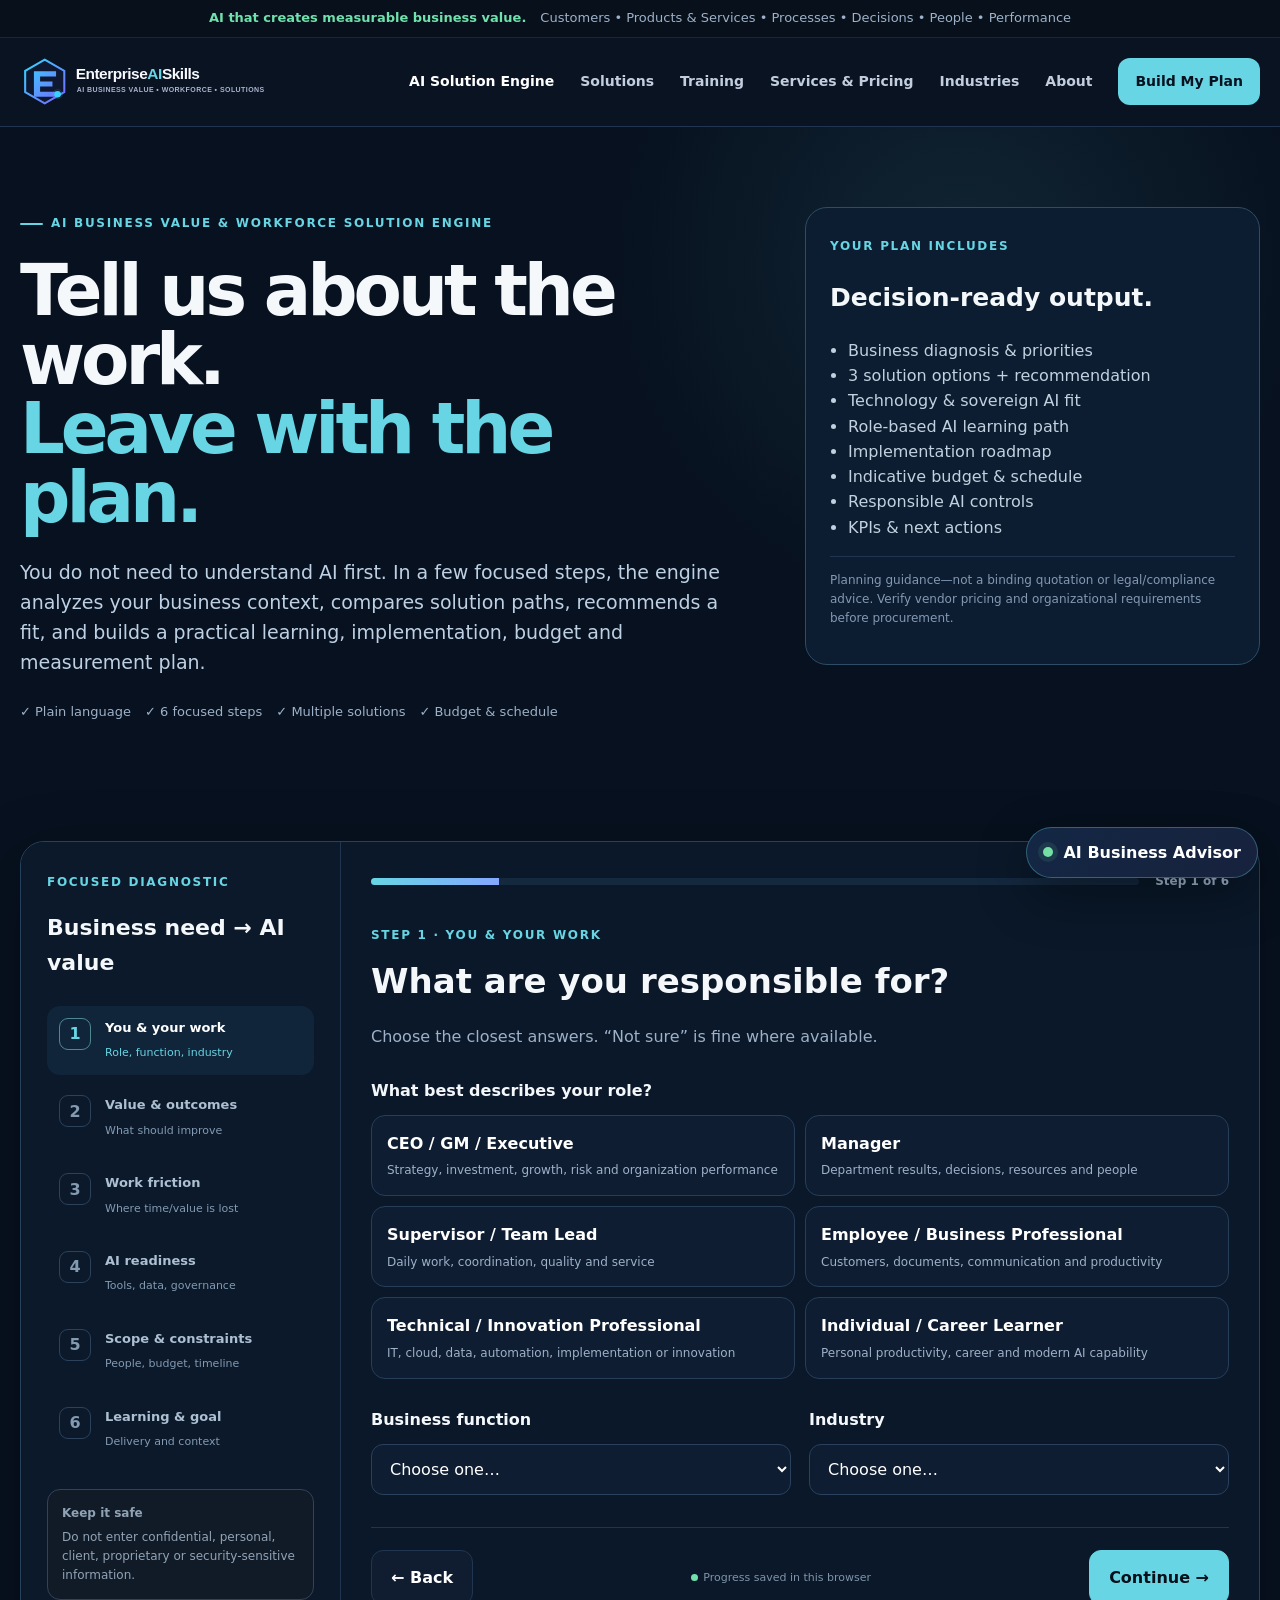
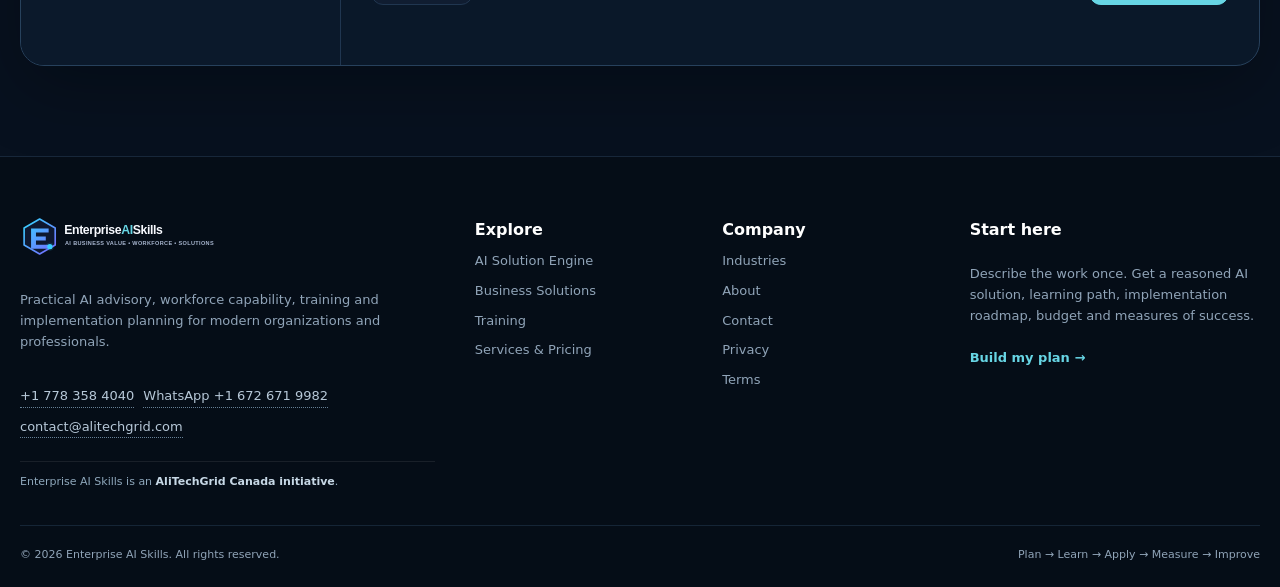
<file: advisor.html>
<!doctype html>
<html lang="en">
<head>
<!-- Google tag (gtag.js) -->
<script async src="https://www.googletagmanager.com/gtag/js?id=G-HL64FS24QB"></script>
<script>
  window.dataLayer = window.dataLayer || [];
  function gtag(){dataLayer.push(arguments);}
  gtag('js', new Date());
  gtag('config', 'G-HL64FS24QB');
</script>

<meta charset="utf-8">
<meta name="viewport" content="width=device-width,initial-scale=1">
<title>AI Business Value &amp; Workforce Solution Engine | Enterprise AI Skills</title>
<meta name="description" content="Describe your work and receive a practical AI learning, implementation, budget, schedule and measurement plan.">
<meta name="theme-color" content="#07111f">
<meta name="robots" content="index,follow">
<link rel="canonical" href="https://enterpriseaiskills.com/advisor.html">
<style>

:root{--bg:#07111f;--bg2:#0a1728;--panel:#0e1e33;--panel2:#11243b;--line:#203650;--text:#f5f8fb;--muted:#9eb1c8;--cyan:#67d5e4;--cyan2:#2bbbd1;--blue:#84a8ff;--gold:#f4c653;--green:#70e1ad;--red:#ff8f92;--white:#fff;--ink:#0d2033;--paper:#f5f8fb;--shadow:0 22px 70px rgba(0,0,0,.28);--radius:22px;--max:1240px}
*{box-sizing:border-box}html{scroll-behavior:smooth}body{margin:0;background:var(--bg);color:var(--text);font-family:Inter,ui-sans-serif,system-ui,-apple-system,BlinkMacSystemFont,"Segoe UI",Arial,sans-serif;line-height:1.58}a{color:inherit;text-decoration:none}button,input,select,textarea{font:inherit}.container{width:min(var(--max),calc(100% - 40px));margin:auto}.narrow{max-width:900px}.skip-link{position:absolute;left:-9999px;top:8px;background:#fff;color:#000;padding:8px 12px;z-index:1000}.skip-link:focus{left:8px}.announcement{background:#07101b;border-bottom:1px solid #17273a;font-size:13px;color:var(--muted)}.announcement .container{display:flex;justify-content:center;gap:14px;padding:8px 0}.announcement strong{color:var(--green)}
.site-header{position:sticky;top:0;z-index:100;background:rgba(10,20,34,.94);backdrop-filter:blur(18px);border-bottom:1px solid var(--line)}.nav-wrap{height:88px;display:flex;align-items:center;gap:28px}.brand{display:flex;align-items:center;gap:12px;min-width:max-content}.brand-mark{width:44px;height:44px;border:1px solid #2c5163;border-radius:13px;display:grid;place-items:center;color:var(--cyan);background:linear-gradient(145deg,#10263a,#0b1b2d)}.brand-word{display:flex;flex-direction:column;line-height:1.05}.brand-word b{font-size:19px}.brand-word small{font-size:9px;letter-spacing:1.6px;color:var(--muted);margin-top:6px}.accent{color:var(--cyan)}.main-nav{margin-left:auto;display:flex;align-items:center;gap:26px;font-weight:700;font-size:14px;color:#c2cddd}.main-nav a:hover,.main-nav a[aria-current="page"]{color:#fff}.nav-cta{padding:12px 17px;border-radius:12px;background:var(--cyan);color:#07111f!important}.nav-toggle{display:none;margin-left:auto;background:transparent;border:1px solid var(--line);color:#fff;border-radius:10px;padding:8px 12px}
.eyebrow,.kicker,.step-kicker{display:inline-flex;align-items:center;gap:8px;font-size:12px;font-weight:800;letter-spacing:1.7px;text-transform:uppercase;color:var(--cyan)}.eyebrow:before{content:"";width:23px;height:2px;background:var(--cyan);border-radius:3px}.hero{padding:94px 0 82px;background:radial-gradient(circle at 78% 18%,rgba(43,187,209,.13),transparent 30%),linear-gradient(rgba(255,255,255,.018) 1px,transparent 1px),linear-gradient(90deg,rgba(255,255,255,.018) 1px,transparent 1px);background-size:auto,72px 72px,72px 72px}.hero-grid{display:grid;grid-template-columns:1.05fr .95fr;gap:74px;align-items:center}.hero h1,.page-hero h1,.advisor-hero h1{font-size:clamp(48px,6.1vw,82px);line-height:.98;letter-spacing:-4px;margin:24px 0 24px}.hero h1 span,.page-hero h1 span,.advisor-hero h1 span{color:var(--cyan)}.hero-lead,.page-hero p,.advisor-hero p,.lead{font-size:19px;color:#bed0e4;max-width:760px}.hero-actions{display:flex;flex-wrap:wrap;gap:12px;margin:30px 0 22px}.btn{border:1px solid var(--line);border-radius:12px;padding:14px 19px;font-weight:800;display:inline-flex;align-items:center;justify-content:center;cursor:pointer;background:#122238;color:#fff;transition:.2s}.btn:hover{transform:translateY(-1px);border-color:#3d5876}.btn.primary{background:var(--cyan);border-color:var(--cyan);color:#06101a}.btn.secondary{background:#101d31}.btn.ghost{background:transparent}.btn.large{padding:17px 24px}.hero-proof,.advisor-proof{display:flex;flex-wrap:wrap;gap:14px;color:var(--muted);font-size:13px}.hero-proof span,.advisor-proof span{padding:6px 0}
.hero-engine-card{background:linear-gradient(145deg,rgba(18,37,61,.96),rgba(9,22,39,.96));border:1px solid #28415f;border-radius:26px;box-shadow:var(--shadow);overflow:hidden}.engine-card-head{padding:18px 20px;border-bottom:1px solid var(--line);display:grid;grid-template-columns:auto 1fr auto;gap:10px;align-items:center}.engine-card-head small{color:var(--muted)}.live-dot{width:9px;height:9px;border-radius:50%;background:var(--green);box-shadow:0 0 14px var(--green)}.engine-flow{padding:18px;display:grid;gap:10px}.engine-flow>div{display:grid;grid-template-columns:42px 1fr;gap:4px 12px;padding:14px 16px;border:1px solid #213753;border-radius:14px;background:rgba(255,255,255,.02)}.engine-flow span{grid-row:1/3;color:var(--cyan);font-weight:900;align-self:center}.engine-flow small{color:var(--muted)}.engine-output{margin:0 18px 18px;padding:16px;border-radius:15px;background:linear-gradient(110deg,rgba(103,213,228,.11),rgba(132,168,255,.09));border:1px solid #2d4f65}.engine-output p{font-size:20px;margin:3px 0 10px}.mini-tags{display:flex;flex-wrap:wrap;gap:7px}.mini-tags span{padding:5px 8px;border-radius:99px;background:#0b1a2e;color:#b9c8d8;font-size:11px;border:1px solid #29415e}
.value-strip{border-top:1px solid var(--line);border-bottom:1px solid var(--line);background:#0a1726}.value-strip .container{padding:20px 0;display:flex;align-items:center;gap:18px}.value-strip span{font-size:11px;text-transform:uppercase;letter-spacing:1.4px;color:var(--muted)}.value-chips{display:flex;flex-wrap:wrap;gap:10px}.value-chips b{font-size:13px;padding:8px 12px;border:1px solid #274059;border-radius:99px;background:#0c1c30}
.section{padding:94px 0}.section.alt{background:#091625;border-top:1px solid var(--line);border-bottom:1px solid var(--line)}.section-head{max-width:850px;margin-bottom:42px}.section-head h2,.split-grid h2,.cta-card h2{font-size:clamp(34px,4vw,54px);letter-spacing:-2px;line-height:1.04;margin:14px 0 16px}.section-head p{color:var(--muted);font-size:18px}.process-grid,.feature-grid{display:grid;grid-template-columns:repeat(4,1fr);gap:14px}.process-grid article,.feature-grid article,.stack-grid article,.service-grid article,.industry-grid article{padding:24px;border:1px solid var(--line);border-radius:18px;background:linear-gradient(145deg,#0e1e33,#0b192b)}.process-grid span,.feature-grid i,.stack-grid span,.service-grid span{display:inline-grid;place-items:center;width:36px;height:36px;border:1px solid #2e5065;border-radius:10px;color:var(--cyan);font-style:normal;font-weight:900}.process-grid h3,.feature-grid h3,.stack-grid h3,.service-grid h3{font-size:20px;margin:18px 0 8px}.process-grid p,.feature-grid p,.stack-grid p,.service-grid p,.industry-grid p{color:var(--muted);margin:0}.split-grid{display:grid;grid-template-columns:1.05fr .95fr;gap:70px;align-items:start}.role-list{display:grid;gap:9px;margin-top:30px}.role-list a{padding:15px 16px;border:1px solid var(--line);border-radius:13px;display:flex;justify-content:space-between;gap:15px;background:#0d1b2e}.role-list span{color:var(--muted);font-size:13px}.insight-card,.principle-card,.manifesto-card{border:1px solid #28445d;border-radius:22px;background:linear-gradient(145deg,#11233a,#0a192b);padding:28px;box-shadow:var(--shadow)}.insight-card h3{font-size:28px;line-height:1.15}.arrow-line{color:var(--cyan);font-size:22px;margin:8px 0}.result-bar{border-top:1px solid var(--line);margin-top:18px;padding-top:18px;display:grid;gap:5px}.result-bar span{color:var(--muted);font-size:12px;text-transform:uppercase;letter-spacing:1px}.result-bar b{color:var(--green)}.feature-grid{grid-template-columns:repeat(4,1fr)}.modern-stack{background:radial-gradient(circle at 20% 20%,rgba(132,168,255,.08),transparent 30%)}.stack-grid{display:grid;grid-template-columns:repeat(5,1fr);gap:12px}.stack-grid article{padding:20px}.cta-section{padding-top:0}.cta-card{display:flex;justify-content:space-between;align-items:center;gap:30px;border:1px solid #2e526a;border-radius:26px;padding:36px;background:linear-gradient(120deg,rgba(103,213,228,.12),rgba(132,168,255,.09),rgba(244,198,83,.05))}.cta-card h2{margin-top:0}.cta-card p{color:var(--muted);max-width:740px}
.page-hero,.advisor-hero{padding:80px 0 70px;background:radial-gradient(circle at 75% 20%,rgba(103,213,228,.1),transparent 32%)}.page-hero h1,.advisor-hero h1{font-size:clamp(46px,5.5vw,72px)}.page-hero .btn{margin-top:18px}.solution-domain-grid,.industry-grid{display:grid;grid-template-columns:repeat(3,1fr);gap:14px}.solution-domain-grid article{padding:26px;border:1px solid var(--line);border-radius:18px;background:#0c1b2e}.solution-domain-grid span{color:var(--cyan);font-weight:900}.solution-domain-grid h3{font-size:22px}.solution-domain-grid p{color:var(--muted)}.solution-domain-grid small{display:block;color:#9bb0c8;margin-top:5px}.architecture-grid{display:grid;grid-template-columns:repeat(4,1fr);gap:14px}.architecture-grid article{border:1px solid var(--line);border-radius:18px;padding:24px;background:#0d1d31}.arch-level{font-size:11px;letter-spacing:1.3px;color:var(--cyan);font-weight:900}.architecture-grid p{color:var(--muted)}.architecture-grid small{color:#87a1bc}.principle-card ol{padding-left:20px}.principle-card li{margin:10px 0;color:#c2d0df}
.training-grid{display:grid;grid-template-columns:repeat(3,1fr);gap:14px}.training-grid article{padding:26px;border:1px solid var(--line);border-radius:18px;background:#0d1c2f}.path-badge,.price-label{font-size:10px;letter-spacing:1.4px;color:var(--cyan);font-weight:900}.training-grid h3{font-size:22px}.training-grid p,.training-grid li{color:var(--muted)}.training-grid ul{padding-left:18px}.layer-timeline{display:grid;grid-template-columns:repeat(6,1fr);gap:10px}.layer-timeline>div{padding:20px 16px;border:1px solid var(--line);border-radius:16px;background:#0d1d30}.layer-timeline span{color:var(--cyan);font-weight:900}.layer-timeline b{display:block;margin:12px 0 4px}.layer-timeline p{font-size:13px;color:var(--muted)}.delivery-card{display:grid;grid-template-columns:repeat(2,1fr);gap:10px}.delivery-card>div{padding:18px;border:1px solid var(--line);border-radius:14px;background:#0d1d31;display:grid;gap:4px}.delivery-card span{color:var(--muted);font-size:13px}
.service-grid{display:grid;grid-template-columns:repeat(4,1fr);gap:14px}.pricing-grid{display:grid;grid-template-columns:repeat(3,1fr);gap:16px}.pricing-grid article{border:1px solid var(--line);border-radius:22px;padding:28px;background:#0c1b2e}.pricing-grid article.featured{border-color:#4c8a98;box-shadow:0 0 0 1px rgba(103,213,228,.16),var(--shadow)}.pricing-grid h3{font-size:25px}.price{font-size:28px;font-weight:900;color:#fff;margin:12px 0}.pricing-grid p,.pricing-grid li{color:var(--muted)}.pricing-grid ul{padding-left:18px}.pricing-note{margin-top:18px;padding:16px;border:1px solid #3d4650;border-radius:14px;background:#131d28;color:#aebdca}.budget-components{display:grid;grid-template-columns:repeat(3,1fr);gap:12px}.budget-components>div{padding:18px;border:1px solid var(--line);border-radius:14px;background:#0c1b2e;display:grid;gap:5px}.budget-components span{color:var(--muted);font-size:13px}.principles{display:grid;gap:14px;margin-top:25px}.principles>div{padding-left:18px;border-left:2px solid var(--cyan)}.principles p{margin:4px 0;color:var(--muted)}.manifesto-card h3{font-size:31px;line-height:1.1}.prose h2{margin-top:34px}.prose p{color:#b5c6d8}
/* Advisor */
.advisor-hero-grid{display:grid;grid-template-columns:1.1fr .7fr;gap:70px;align-items:start}.advisor-outcome-card{padding:24px;border:1px solid #2d4c65;border-radius:22px;background:#0c1d31}.advisor-outcome-card h2{font-size:25px}.advisor-outcome-card ul{padding-left:18px;color:#c2d1df}.advisor-note{font-size:12px!important;color:#8399b2!important;border-top:1px solid var(--line);padding-top:14px}.advisor-shell-section{padding:42px 0 90px}.advisor-app{display:grid;grid-template-columns:320px 1fr;border:1px solid #27415c;border-radius:24px;overflow:hidden;background:#0a1829;box-shadow:var(--shadow)}.advisor-sidebar{padding:26px;background:#0b192b;border-right:1px solid var(--line)}.advisor-side-head h2{font-size:22px}.advisor-steps{list-style:none;margin:25px 0;padding:0;display:grid;gap:8px}.advisor-steps li{display:grid;grid-template-columns:34px 1fr;gap:12px;padding:12px;border-radius:13px;color:#839ab1}.advisor-steps li>span{width:32px;height:32px;border:1px solid #2c425b;border-radius:9px;display:grid;place-items:center;font-weight:900}.advisor-steps li b{display:block;color:#adc0d2;font-size:13px}.advisor-steps li small{font-size:11px}.advisor-steps li.active{background:#10243a;color:var(--cyan)}.advisor-steps li.active>span{border-color:#4e8894;color:var(--cyan)}.advisor-steps li.active b{color:#fff}.advisor-privacy{padding:14px;border:1px solid #354154;border-radius:13px;background:#111b28;font-size:12px;color:#90a3b5}.advisor-privacy p{margin:5px 0 0}.advisor-panel{padding:30px}.advisor-progress{display:flex;align-items:center;gap:16px;margin-bottom:30px}.advisor-progress-track{height:7px;background:#14283e;border-radius:99px;flex:1;overflow:hidden}.advisor-progress-track span{display:block;height:100%;width:16.666%;background:linear-gradient(90deg,var(--cyan),var(--blue));transition:.25s}.advisor-progress b{font-size:12px;color:var(--muted)}.advisor-step>h2{font-size:34px;margin:9px 0}.advisor-step>p{color:var(--muted)}.question-block{margin-top:28px}.question-block h3{font-size:16px;margin:0 0 12px}.question-block h3 small{font-weight:400;color:var(--muted)}.option-grid{display:grid;grid-template-columns:repeat(2,1fr);gap:10px}.option-grid.compact{grid-template-columns:repeat(3,1fr)}.advisor-option,.value-option{border:1px solid #273e59;background:#0e1d31;color:#fff;border-radius:14px;padding:15px;text-align:left;cursor:pointer;transition:.15s}.advisor-option:hover,.value-option:hover{border-color:#4a7383;transform:translateY(-1px)}.advisor-option.selected,.value-option.selected{border-color:var(--cyan);background:rgba(103,213,228,.09);box-shadow:0 0 0 1px rgba(103,213,228,.12)}.advisor-option b,.value-option b{display:block}.advisor-option small,.value-option small{display:block;margin-top:5px;color:var(--muted);font-size:12px}.value-priority-grid{display:grid;grid-template-columns:repeat(3,1fr);gap:10px}.value-option span{font-size:11px;color:var(--cyan);font-weight:900}.two-col{display:grid;grid-template-columns:1fr 1fr;gap:18px}.select-wrap select,textarea{width:100%;background:#0e1d31;color:#fff;border:1px solid #29415d;border-radius:12px;padding:14px;outline:none}.select-wrap select:focus,textarea:focus{border-color:var(--cyan)}textarea{resize:vertical}.char-count{text-align:right;font-size:11px;color:var(--muted)}.finish-box{margin-top:25px;padding:18px;border:1px solid #2d5761;border-radius:14px;background:rgba(103,213,228,.06)}.finish-box p{margin:5px 0;color:var(--muted)}.advisor-nav{display:grid;grid-template-columns:auto 1fr auto;align-items:center;gap:16px;margin-top:32px;padding-top:22px;border-top:1px solid var(--line)}.advisor-save{text-align:center;color:#7f94aa;font-size:11px}.save-dot{display:inline-block;width:7px;height:7px;border-radius:50%;background:var(--green);margin-right:5px}.advisor-error{min-height:22px;margin-top:8px;color:var(--red);font-size:12px}
/* Generated plan */
.plan-section{padding:50px 0 100px;background:#eef4f7;color:var(--ink)}.plan-toolbar{display:flex;justify-content:space-between;align-items:center;gap:20px;margin-bottom:20px}.plan-toolbar .eyebrow{color:#147d8e}.plan-toolbar .eyebrow:before{background:#147d8e}.plan-toolbar h2{margin:5px 0}.plan-actions{display:flex;flex-wrap:wrap;gap:8px}.plan-actions .btn{background:#fff;color:#153047;border-color:#c7d5df}.plan-actions .btn.primary{background:#0c7e91;color:#fff;border-color:#0c7e91}.generated-plan{background:#fff;border:1px solid #d3dee5;border-radius:24px;overflow:hidden;box-shadow:0 20px 50px rgba(28,52,73,.12)}.plan-cover{padding:38px;background:linear-gradient(135deg,#071a2c,#0d3450);color:#fff;display:grid;grid-template-columns:1.1fr .9fr;gap:30px}.plan-cover .eyebrow{color:#76e1eb}.plan-cover h1{font-size:42px;line-height:1.05;margin:16px 0}.plan-cover p{color:#c6d9e8;font-size:17px}.plan-meta{display:grid;grid-template-columns:repeat(2,1fr);gap:9px}.plan-meta div{border:1px solid rgba(255,255,255,.14);border-radius:12px;padding:12px;background:rgba(255,255,255,.04)}.plan-meta span{display:block;color:#89a5bb;font-size:10px;text-transform:uppercase;letter-spacing:1px}.plan-meta b{font-size:13px}.plan-body{padding:38px}.plan-section-block{padding:30px 0;border-bottom:1px solid #dce5ea}.plan-section-block:last-child{border-bottom:0}.plan-section-block h2{font-size:27px;margin:0 0 12px}.plan-section-block .lead{color:#4b6274;font-size:16px}.summary-banner{padding:18px;border-radius:15px;background:#eaf7f8;border:1px solid #b9e0e5;margin:18px 0}.summary-banner b{color:#0c6574}.plan-summary-grid,.opportunity-grid,.solution-options,.tech-grid,.kpi-grid,.budget-grid,.assumption-grid{display:grid;grid-template-columns:repeat(3,1fr);gap:12px}.plan-summary-card,.opportunity-card,.tech-card,.kpi-card,.budget-card,.assumption-card{border:1px solid #d6e1e7;border-radius:14px;padding:16px;background:#fbfdfe}.plan-summary-card span,.kpi-card span,.budget-card span,.assumption-card span{font-size:10px;text-transform:uppercase;letter-spacing:1px;color:#6f8493}.plan-summary-card b,.kpi-card b,.budget-card b,.assumption-card b{display:block;margin:4px 0;color:#102e43}.plan-summary-card small,.opportunity-card p,.tech-card p,.budget-card small,.assumption-card small{color:#5f7382}.opportunity-card.high{border-top:4px solid #17a7ba}.opp-rank{font-size:10px;color:#118092;font-weight:900;text-transform:uppercase}.opportunity-card h3{margin:7px 0}.diagnosis-list{display:grid;gap:9px}.diagnosis-list div{padding:13px 15px;border-left:3px solid #1f9fb1;background:#f4f8fa}.solution-option{border:1px solid #d3dfe6;border-radius:16px;padding:18px;background:#fbfdfe;position:relative}.solution-option.recommended{border:2px solid #15889a;background:#f0fbfc}.recommend-badge{position:absolute;top:12px;right:12px;font-size:9px;letter-spacing:1px;background:#147f90;color:#fff;border-radius:99px;padding:5px 8px}.solution-option h3{font-size:21px;margin:5px 0}.solution-option p{color:#5a6e7d}.solution-option ul{padding-left:18px;color:#536b7b}.option-facts{display:grid;grid-template-columns:repeat(2,1fr);gap:6px;margin-top:12px}.option-facts div{padding:8px;border-radius:9px;background:#eef4f6}.option-facts span{display:block;font-size:9px;text-transform:uppercase;color:#758995}.option-facts b{font-size:12px}.reason-box{margin-top:15px;padding:16px;border-radius:14px;background:#102e43;color:#fff}.reason-box p{color:#c8d8e3;margin:5px 0}.tech-card small{display:inline-block;margin-top:7px;padding:4px 7px;border-radius:99px;background:#edf5f7;color:#267385}.learning-path{display:grid;gap:8px}.learning-module{display:grid;grid-template-columns:45px 1fr auto;gap:14px;align-items:center;border:1px solid #d8e2e8;border-radius:13px;padding:14px}.module-num{width:38px;height:38px;border-radius:10px;background:#e6f7f8;display:grid;place-items:center;color:#0a7888;font-weight:900}.learning-module h3{margin:0;font-size:17px}.learning-module p{margin:3px 0;color:#607786;font-size:13px}.module-badge{font-size:10px;padding:5px 8px;background:#eef2f5;border-radius:99px;color:#587080}.roadmap{display:grid;grid-template-columns:repeat(4,1fr);gap:10px}.roadmap-phase{padding:16px;border:1px solid #d6e1e7;border-radius:14px;background:#fbfdfe}.roadmap-time{font-size:10px;color:#0c7c8e;font-weight:900;text-transform:uppercase}.roadmap-phase h3{font-size:18px}.roadmap-phase ul{padding-left:18px;color:#5a6e7d;font-size:13px}.budget-total{font-size:30px;font-weight:900;color:#0c6677}.guardrail-list{display:grid;grid-template-columns:repeat(2,1fr);gap:10px}.guardrail-list div{padding:14px;border:1px solid #d7e1e7;border-radius:12px;background:#fbfdfe}.next-actions{counter-reset:item;display:grid;gap:9px}.next-actions div{display:grid;grid-template-columns:34px 1fr;gap:12px;align-items:start}.next-actions div:before{counter-increment:item;content:counter(item);width:30px;height:30px;border-radius:9px;background:#e4f6f8;color:#0a7586;display:grid;place-items:center;font-weight:900}.plan-note{padding:14px;border:1px solid #ead79e;background:#fff9e7;border-radius:12px;color:#685926}.plan-pills{display:flex;flex-wrap:wrap;gap:7px}.plan-pill{padding:6px 9px;border-radius:99px;background:#e8f5f7;color:#176879;font-size:11px;font-weight:700}
.site-footer{padding:60px 0 24px;background:#050d17;border-top:1px solid #17273a;color:#90a4b8}.footer-grid{display:grid;grid-template-columns:2fr 1fr 1fr 1.4fr;gap:40px}.footer-grid>div{display:flex;flex-direction:column;gap:9px}.footer-grid b{color:#fff}.footer-grid a{font-size:13px}.footer-grid p{font-size:13px}.footer-brand{margin-bottom:8px}.text-link{color:var(--cyan)!important;font-weight:800}.footer-bottom{border-top:1px solid #152536;margin-top:34px;padding-top:20px;display:flex;justify-content:space-between;font-size:11px}
@media(max-width:1050px){.main-nav{gap:16px;font-size:12px}.hero-grid,.split-grid,.advisor-hero-grid{grid-template-columns:1fr}.stack-grid{grid-template-columns:repeat(3,1fr)}.process-grid,.feature-grid,.service-grid{grid-template-columns:repeat(2,1fr)}.solution-domain-grid,.training-grid,.industry-grid{grid-template-columns:repeat(2,1fr)}.architecture-grid{grid-template-columns:repeat(2,1fr)}.layer-timeline{grid-template-columns:repeat(3,1fr)}.advisor-app{grid-template-columns:250px 1fr}.option-grid.compact{grid-template-columns:repeat(2,1fr)}.value-priority-grid{grid-template-columns:repeat(2,1fr)}.plan-cover{grid-template-columns:1fr}.solution-options,.plan-summary-grid,.opportunity-grid,.tech-grid,.kpi-grid,.budget-grid,.assumption-grid{grid-template-columns:repeat(2,1fr)}.roadmap{grid-template-columns:repeat(2,1fr)}.footer-grid{grid-template-columns:repeat(2,1fr)}}
@media(max-width:800px){.announcement span{display:none}.nav-wrap{height:72px}.brand-word small{display:none}.main-nav{display:none;position:absolute;left:20px;right:20px;top:78px;padding:14px;background:#0b1b2d;border:1px solid var(--line);border-radius:16px;flex-direction:column;align-items:stretch;box-shadow:var(--shadow)}.main-nav.open{display:flex}.main-nav a{padding:10px}.nav-toggle{display:block}.hero,.page-hero,.advisor-hero{padding:60px 0}.hero h1,.page-hero h1,.advisor-hero h1{letter-spacing:-2.5px}.value-strip .container{align-items:flex-start;flex-direction:column}.process-grid,.feature-grid,.stack-grid,.solution-domain-grid,.architecture-grid,.training-grid,.service-grid,.industry-grid,.pricing-grid,.budget-components,.layer-timeline{grid-template-columns:1fr}.cta-card{align-items:flex-start;flex-direction:column}.advisor-app{display:block}.advisor-sidebar{border-right:0;border-bottom:1px solid var(--line)}.advisor-steps{grid-template-columns:repeat(3,1fr)}.advisor-steps li{grid-template-columns:32px}.advisor-steps li div{display:none}.option-grid,.option-grid.compact,.value-priority-grid,.two-col{grid-template-columns:1fr}.advisor-panel{padding:22px}.advisor-nav{grid-template-columns:1fr 1fr}.advisor-save{display:none}.plan-toolbar{align-items:flex-start;flex-direction:column}.plan-body,.plan-cover{padding:24px}.solution-options,.plan-summary-grid,.opportunity-grid,.tech-grid,.kpi-grid,.budget-grid,.assumption-grid,.roadmap,.guardrail-list{grid-template-columns:1fr}.learning-module{grid-template-columns:42px 1fr}.module-badge{grid-column:2}.footer-grid{grid-template-columns:1fr 1fr}}
@media(max-width:520px){.container{width:min(100% - 28px,var(--max))}.hero h1,.page-hero h1,.advisor-hero h1{font-size:44px}.hero-lead,.page-hero p,.advisor-hero p{font-size:16px}.hero-actions .btn{width:100%}.process-grid,.feature-grid{grid-template-columns:1fr}.role-list a{align-items:flex-start;flex-direction:column}.advisor-steps{grid-template-columns:repeat(2,1fr)}.plan-meta{grid-template-columns:1fr}.footer-grid{grid-template-columns:1fr}.footer-bottom{flex-direction:column;gap:6px}}
@media print{body{background:#fff!important}.announcement,.site-header,.site-footer,.plan-toolbar{display:none!important}.plan-section{padding:0;background:#fff}.generated-plan{border:0;box-shadow:none}.plan-cover{print-color-adjust:exact;-webkit-print-color-adjust:exact}.plan-section-block{break-inside:avoid}.solution-option,.roadmap-phase,.learning-module,.tech-card{break-inside:avoid}}

/* V3.2 additions */
.course-price-row{display:grid;grid-template-columns:1fr 1fr;gap:8px;margin:16px 0}
.course-price-row div{padding:12px;border:1px solid var(--line);border-radius:12px;background:#0a1829}
.course-price-row span{display:block;color:var(--muted);font-size:11px;text-transform:uppercase;letter-spacing:.7px}
.course-price-row b{display:block;margin-top:3px;font-size:16px;color:#fff}
.course-meta{display:flex;flex-wrap:wrap;gap:7px;margin:10px 0 14px}
.course-meta span{font-size:11px;padding:5px 8px;border:1px solid #29415e;border-radius:99px;color:#bad0df;background:#0b1a2e}
.course-card-actions{display:flex;flex-wrap:wrap;gap:8px;margin-top:16px}
.contact-channel-grid{display:grid;grid-template-columns:repeat(4,1fr);gap:12px}
.contact-channel{padding:22px;border:1px solid var(--line);border-radius:18px;background:#0d1d31}
.contact-channel span{display:block;color:var(--cyan);font-size:11px;font-weight:900;letter-spacing:1px;text-transform:uppercase}
.contact-channel b{display:block;font-size:19px;margin:8px 0}
.contact-channel small{color:var(--muted)}
.contact-channel a{color:#fff;text-decoration:underline;text-underline-offset:3px}
.estimate-box{border:1px solid #3e7180;border-radius:18px;padding:20px;background:linear-gradient(120deg,rgba(103,213,228,.10),rgba(132,168,255,.06));margin:16px 0}
.estimate-box h3{margin:0 0 8px}
.estimate-total{font-size:30px;font-weight:900;color:var(--cyan)}
.fixed-course-rec{display:grid;grid-template-columns:1.2fr .7fr .7fr;gap:10px;align-items:center;border:1px solid var(--line);border-radius:14px;padding:15px;margin:9px 0;background:#0d1d30}
.fixed-course-rec small{color:var(--muted)}
.footer-contact{display:flex;flex-wrap:wrap;gap:9px;margin-top:12px;color:#b7c8d8;font-size:12px}
.footer-contact a{border-bottom:1px dotted #668096}
@media(max-width:1000px){.contact-channel-grid{grid-template-columns:repeat(2,1fr)}}
@media(max-width:800px){.contact-channel-grid{grid-template-columns:1fr}.course-price-row{grid-template-columns:1fr}.fixed-course-rec{grid-template-columns:1fr}}



/* V3.3 endorsed-brand architecture */
.brand-endorsement{
  margin-top:14px;
  padding-top:12px;
  border-top:1px solid rgba(255,255,255,.08);
  color:#8fa8bc;
  font-size:11px;
  line-height:1.5;
}
.brand-endorsement b{color:#c7d8e6;font-weight:800}
.brand-relationship{
  border:1px solid rgba(103,213,228,.22);
  border-radius:18px;
  padding:24px;
  background:linear-gradient(135deg,rgba(103,213,228,.07),rgba(132,168,255,.04));
}
.brand-relationship .relationship-label{
  display:inline-block;
  margin-bottom:10px;
  color:var(--cyan);
  font-size:11px;
  font-weight:900;
  letter-spacing:1px;
  text-transform:uppercase;
}
.brand-relationship h3{margin:0 0 9px}
.brand-relationship p{margin:0;color:var(--muted)}
.brand-relationship strong{color:#fff}
.shared-channel-note{
  margin-top:16px;
  padding:14px 16px;
  border-left:3px solid var(--cyan);
  border-radius:8px;
  background:rgba(103,213,228,.06);
  color:#aac0d1;
  font-size:12px;
}



/* V4.7 repaired production branding */
.brand.brand-logo-link{display:flex;align-items:center;min-width:320px;line-height:1}
.brand-logo-img{display:block;width:340px;max-width:100%;height:auto}
.footer-brand-logo{display:block;width:270px;max-width:100%;height:auto;margin-bottom:12px}
@media(max-width:1180px){
  .brand.brand-logo-link{min-width:275px}.brand-logo-img{width:295px}.main-nav{gap:18px}
}
@media(max-width:900px){.brand.brand-logo-link{min-width:0}.brand-logo-img{width:270px}}
@media(max-width:520px){.brand-logo-img{width:235px}}


/* Enterprise AI Skills — AI Business Advisor */
.eais-chat-launcher{
  position:fixed;right:22px;bottom:22px;z-index:9998;display:flex;align-items:center;gap:10px;
  padding:12px 16px;border-radius:999px;border:1px solid rgba(103,213,228,.35);
  background:linear-gradient(135deg,#132744,#17223d);color:#fff;font-weight:850;
  box-shadow:0 18px 50px rgba(0,0,0,.35);cursor:pointer
}
.eais-chat-launcher:hover{transform:translateY(-1px);border-color:#67d5e4}
.eais-chat-dot{width:10px;height:10px;border-radius:50%;background:#74e0a5;box-shadow:0 0 0 5px rgba(116,224,165,.10)}
.eais-chat-panel{
  position:fixed;right:22px;bottom:82px;z-index:9999;width:min(390px,calc(100vw - 28px));
  height:min(620px,calc(100vh - 120px));display:none;flex-direction:column;overflow:hidden;
  border:1px solid #29425f;border-radius:22px;background:#0b1628;box-shadow:0 30px 80px rgba(0,0,0,.48)
}
.eais-chat-panel.open{display:flex}
.eais-chat-head{display:flex;align-items:center;justify-content:space-between;gap:14px;padding:16px 18px;background:linear-gradient(135deg,#122944,#17223d);border-bottom:1px solid #233a55}
.eais-chat-title{display:flex;align-items:center;gap:10px}.eais-chat-title b{display:block;font-size:15px}
.eais-chat-title small{display:block;color:#9ab1c5;margin-top:2px;font-size:11px}
.eais-chat-close{border:0;background:transparent;color:#b8c9d8;font-size:24px;cursor:pointer;padding:2px 6px}
.eais-chat-body{flex:1;overflow:auto;padding:16px}.eais-msg{display:flex;margin:0 0 12px}
.eais-msg.bot{justify-content:flex-start}.eais-msg.user{justify-content:flex-end}
.eais-bubble{max-width:88%;padding:11px 13px;border-radius:15px;font-size:13px;line-height:1.55}
.eais-msg.bot .eais-bubble{background:#13243b;border:1px solid #263e5a;color:#eef6fb;border-bottom-left-radius:5px}
.eais-msg.user .eais-bubble{background:#67d5e4;color:#06111f;border-bottom-right-radius:5px;font-weight:700}
.eais-quick{display:flex;flex-wrap:wrap;gap:7px;margin:6px 0 14px}
.eais-chip{border:1px solid #355474;background:#0f1f34;color:#d7e6f0;padding:8px 10px;border-radius:999px;font-size:11px;font-weight:800;cursor:pointer}
.eais-chip:hover{border-color:#67d5e4;color:#fff}
.eais-chat-input-wrap{padding:12px;border-top:1px solid #223852;background:#0a1423}
.eais-chat-input-row{display:flex;gap:8px}.eais-chat-input{flex:1;min-width:0;border:1px solid #2c4562;border-radius:13px;background:#101f33;color:#fff;padding:11px 12px;outline:none;font:inherit;font-size:13px}
.eais-chat-input:focus{border-color:#67d5e4}.eais-chat-send{border:0;border-radius:12px;background:#67d5e4;color:#06111f;padding:0 14px;font-weight:900;cursor:pointer}
.eais-chat-note{margin-top:8px;color:#738da3;font-size:10px;line-height:1.4}
.eais-chat-card{margin:8px 0;padding:12px;border:1px solid #28415e;border-radius:14px;background:#0f1f33}
.eais-chat-card b{display:block;color:#fff;margin-bottom:4px}.eais-chat-card small{display:block;color:#9bb1c3;line-height:1.45}
.eais-chat-card a{display:inline-block;margin-top:8px;color:#67d5e4;font-size:12px;font-weight:900}
@media(max-width:700px){.eais-chat-launcher{right:12px;bottom:12px}.eais-chat-panel{right:10px;bottom:72px;width:calc(100vw - 20px);height:calc(100vh - 92px);border-radius:18px}}
@media print{.eais-chat-launcher,.eais-chat-panel{display:none!important}}

</style>
<link rel="icon" type="image/svg+xml" href="assets/favicon.svg">
<meta property="og:title" content="AI Business Value &amp; Workforce Solution Engine | Enterprise AI Skills">
<meta property="og:description" content="Describe your work and receive a practical AI learning, implementation, budget, schedule and measurement plan.">
<meta property="og:type" content="website">
<meta property="og:url" content="https://enterpriseaiskills.com/advisor.html">
<meta name="twitter:card" content="summary">
<link rel="manifest" href="site.webmanifest">
</head>
<body>
<a class="skip-link" href="#main">Skip to content</a>
<div class="announcement"><div class="container"><strong>AI that creates measurable business value.</strong><span>Customers • Products & Services • Processes • Decisions • People • Performance</span></div></div>
<header class="site-header"><div class="container nav-wrap">
<a class="brand brand-logo-link" href="index.html" aria-label="Enterprise AI Skills home"><img class="brand-logo-img" src="assets/logo.svg" alt="EnterpriseAISkills — AI Business Value, Workforce, Solutions"></a>
<button class="nav-toggle" aria-label="Open navigation" aria-expanded="false">☰</button>
<nav class="main-nav" aria-label="Main navigation">
<a href="advisor.html" aria-current="page">AI Solution Engine</a>
<a href="solutions.html">Solutions</a>
<a href="training.html">Training</a>
<a href="services.html">Services & Pricing</a>
<a href="industries.html">Industries</a>
<a href="about.html">About</a>
<a class="nav-cta" href="advisor.html">Build My Plan</a>
</nav>
</div></header>
<main id="main">
<section class="advisor-hero"><div class="container advisor-hero-grid"><div><span class="eyebrow">AI BUSINESS VALUE & WORKFORCE SOLUTION ENGINE</span><h1>Tell us about the work.<br><span>Leave with the plan.</span></h1><p>You do not need to understand AI first. In a few focused steps, the engine analyzes your business context, compares solution paths, recommends a fit, and builds a practical learning, implementation, budget and measurement plan.</p><div class="advisor-proof"><span>✓ Plain language</span><span>✓ 6 focused steps</span><span>✓ Multiple solutions</span><span>✓ Budget & schedule</span></div></div><aside class="advisor-outcome-card"><span class="kicker">Your plan includes</span><h2>Decision-ready output.</h2><ul><li>Business diagnosis & priorities</li><li>3 solution options + recommendation</li><li>Technology & sovereign AI fit</li><li>Role-based AI learning path</li><li>Implementation roadmap</li><li>Indicative budget & schedule</li><li>Responsible AI controls</li><li>KPIs & next actions</li></ul><p class="advisor-note">Planning guidance—not a binding quotation or legal/compliance advice. Verify vendor pricing and organizational requirements before procurement.</p></aside></div></section>

<section class="advisor-shell-section"><div class="container"><div class="advisor-app" data-advisor>
<aside class="advisor-sidebar"><div class="advisor-side-head"><span class="kicker">Focused diagnostic</span><h2>Business need → AI value</h2></div><ol class="advisor-steps"><li class="active" data-step-nav="0"><span>1</span><div><b>You & your work</b><small>Role, function, industry</small></div></li><li data-step-nav="1"><span>2</span><div><b>Value & outcomes</b><small>What should improve</small></div></li><li data-step-nav="2"><span>3</span><div><b>Work friction</b><small>Where time/value is lost</small></div></li><li data-step-nav="3"><span>4</span><div><b>AI readiness</b><small>Tools, data, governance</small></div></li><li data-step-nav="4"><span>5</span><div><b>Scope & constraints</b><small>People, budget, timeline</small></div></li><li data-step-nav="5"><span>6</span><div><b>Learning & goal</b><small>Delivery and context</small></div></li></ol><div class="advisor-privacy"><b>Keep it safe</b><p>Do not enter confidential, personal, client, proprietary or security-sensitive information.</p></div></aside>
<section class="advisor-panel"><div class="advisor-progress"><div class="advisor-progress-track"><span data-advisor-progress></span></div><b data-advisor-progress-label>Step 1 of 6</b></div>

<div class="advisor-step" data-step="0"><span class="step-kicker">Step 1 · You & your work</span><h2>What are you responsible for?</h2><p>Choose the closest answers. “Not sure” is fine where available.</p>
<div class="question-block"><h3>What best describes your role?</h3><div class="option-grid" data-single="role"><button class="advisor-option" data-value="executive"><b>CEO / GM / Executive</b><small>Strategy, investment, growth, risk and organization performance</small></button><button class="advisor-option" data-value="manager"><b>Manager</b><small>Department results, decisions, resources and people</small></button><button class="advisor-option" data-value="supervisor"><b>Supervisor / Team Lead</b><small>Daily work, coordination, quality and service</small></button><button class="advisor-option" data-value="employee"><b>Employee / Business Professional</b><small>Customers, documents, communication and productivity</small></button><button class="advisor-option" data-value="technical"><b>Technical / Innovation Professional</b><small>IT, cloud, data, automation, implementation or innovation</small></button><button class="advisor-option" data-value="individual"><b>Individual / Career Learner</b><small>Personal productivity, career and modern AI capability</small></button></div></div>
<div class="two-col"><div class="question-block"><h3>Business function</h3><div class="select-wrap"><select data-field="function"><option value="">Choose one…</option><option value="leadership">Leadership & Management</option><option value="hr">HR & People</option><option value="marketing">Marketing & Sales</option><option value="finance">Finance & Accounting</option><option value="procurement">Procurement & Supply</option><option value="administration">Administration</option><option value="operations">Operations & Production</option><option value="customer">Customer Service</option><option value="education">Education & Training</option><option value="it">IT, Data & Cloud</option><option value="innovation">Innovation & Transformation</option><option value="other">Other / Cross-functional</option></select></div></div><div class="question-block"><h3>Industry</h3><div class="select-wrap"><select data-field="industry"><option value="">Choose one…</option><option value="professional">Professional / Business Services</option><option value="education">Education</option><option value="public">Government / Public Sector</option><option value="manufacturing">Manufacturing / Production</option><option value="technology">Technology / IT</option><option value="health">Healthcare / Health Services</option><option value="finance">Financial Services</option><option value="retail">Retail / Consumer Services</option><option value="construction">Construction / Engineering</option><option value="aerospace">Aerospace / Space</option><option value="nonprofit">Non-profit / Association</option><option value="other">Other</option></select></div></div></div>
</div>

<div class="advisor-step" data-step="1" hidden><span class="step-kicker">Step 2 · Value & outcomes</span><h2>Where should AI create business value?</h2><p>Select up to three value areas and up to four outcomes.</p><div class="question-block"><h3>Priority value areas <small>Select up to 3.</small></h3><div class="value-priority-grid" data-multi="values" data-max="3"><button class="value-option" data-value="customers"><span>01</span><b>Customers & Stakeholders</b><small>Experience, response, retention, communication</small></button><button class="value-option" data-value="products"><span>02</span><b>Products & Services</b><small>Quality, design, personalization, delivery</small></button><button class="value-option" data-value="processes"><span>03</span><b>Processes & Workflows</b><small>Speed, automation, consistency, fewer errors</small></button><button class="value-option" data-value="decisions"><span>04</span><b>Decisions & Insights</b><small>Analysis, forecasting, reporting, judgement</small></button><button class="value-option" data-value="people"><span>05</span><b>People & Collaboration</b><small>Managers, teams, colleagues, suppliers</small></button><button class="value-option" data-value="performance"><span>06</span><b>Performance & Growth</b><small>Productivity, cost, quality, revenue, innovation</small></button></div></div><div class="question-block"><h3>What results matter most? <small>Select up to 4.</small></h3><div class="option-grid compact" data-multi="outcomes" data-max="4"><button class="advisor-option" data-value="time"><b>Save time</b></button><button class="advisor-option" data-value="customer"><b>Improve customer experience</b></button><button class="advisor-option" data-value="quality"><b>Improve quality / accuracy</b></button><button class="advisor-option" data-value="cost"><b>Reduce cost / waste</b></button><button class="advisor-option" data-value="speed"><b>Work / respond faster</b></button><button class="advisor-option" data-value="decision"><b>Make better decisions</b></button><button class="advisor-option" data-value="growth"><b>Increase sales / growth</b></button><button class="advisor-option" data-value="risk"><b>Reduce risk</b></button><button class="advisor-option" data-value="people"><b>Build employee capability</b></button><button class="advisor-option" data-value="innovation"><b>Improve innovation</b></button></div></div></div>

<div class="advisor-step" data-step="2" hidden><span class="step-kicker">Step 3 · Work friction</span><h2>Where is work harder than it should be?</h2><p>Pick the issues that consume time, create delay, reduce quality or limit performance.</p><div class="question-block"><h3>Main challenges <small>Select up to 5.</small></h3><div class="option-grid compact" data-multi="challenges" data-max="5"><button class="advisor-option" data-value="reports"><b>Reports & documents take too long</b></button><button class="advisor-option" data-value="admin"><b>Too much repetitive administration</b></button><button class="advisor-option" data-value="customer"><b>Slow / inconsistent customer response</b></button><button class="advisor-option" data-value="meetings"><b>Too much meeting / follow-up work</b></button><button class="advisor-option" data-value="research"><b>Research / information takes too long</b></button><button class="advisor-option" data-value="data"><b>Hard to analyze data / information</b></button><button class="advisor-option" data-value="decisions"><b>Decisions are slow or poorly informed</b></button><button class="advisor-option" data-value="errors"><b>Errors / rework / inconsistency</b></button><button class="advisor-option" data-value="knowledge"><b>Knowledge is difficult to find</b></button><button class="advisor-option" data-value="skills"><b>Employees lack AI capability</b></button><button class="advisor-option" data-value="process"><b>Processes are manual / fragmented</b></button><button class="advisor-option" data-value="innovation"><b>Need new products, services or ideas</b></button></div></div><div class="question-block"><h3>Who is most affected? <small>Select all that apply.</small></h3><div class="option-grid compact" data-multi="relationships"><button class="advisor-option" data-value="customers"><b>Customers / Clients</b></button><button class="advisor-option" data-value="leaders"><b>Senior leaders / Manager</b></button><button class="advisor-option" data-value="reports"><b>Direct reports / Team</b></button><button class="advisor-option" data-value="colleagues"><b>Colleagues / Peers</b></button><button class="advisor-option" data-value="suppliers"><b>Suppliers / Partners</b></button><button class="advisor-option" data-value="students"><b>Students / Learners</b></button><button class="advisor-option" data-value="stakeholders"><b>Public / Stakeholders</b></button><button class="advisor-option" data-value="owners"><b>Owners / Board / Investors</b></button></div></div></div>

<div class="advisor-step" data-step="3" hidden><span class="step-kicker">Step 4 · AI readiness</span><h2>What can the solution safely build on?</h2><p>These questions prevent us from recommending technology or autonomy beyond your organization’s readiness.</p><div class="two-col"><div class="question-block"><h3>Current AI maturity</h3><div class="option-grid compact" data-single="maturity"><button class="advisor-option" data-value="none"><b>Not started</b></button><button class="advisor-option" data-value="exploring"><b>Exploring / individual use</b></button><button class="advisor-option" data-value="pilot"><b>Some pilots / approved tools</b></button><button class="advisor-option" data-value="scaling"><b>Scaling across teams</b></button><button class="advisor-option" data-value="unknown"><b>Not sure</b></button></div></div><div class="question-block"><h3>Data sensitivity</h3><div class="option-grid compact" data-single="sensitivity"><button class="advisor-option" data-value="low"><b>Mostly public / low sensitivity</b></button><button class="advisor-option" data-value="moderate"><b>Internal business information</b></button><button class="advisor-option" data-value="high"><b>Confidential / customer / proprietary</b></button><button class="advisor-option" data-value="regulated"><b>Highly regulated / sensitive</b></button><button class="advisor-option" data-value="unknown"><b>Not sure</b></button></div></div></div><div class="two-col"><div class="question-block"><h3>Main workplace technology</h3><div class="select-wrap"><select data-field="stack"><option value="unknown">Not sure / mixed</option><option value="microsoft">Microsoft 365 / Azure</option><option value="google">Google Workspace / Google Cloud</option><option value="aws">AWS-heavy environment</option><option value="openai">Already using OpenAI / ChatGPT</option><option value="mixed">Mixed / multi-cloud</option><option value="other">Other</option></select></div></div><div class="question-block"><h3>AI policy / governance</h3><div class="select-wrap"><select data-field="governance"><option value="unknown">Not sure</option><option value="none">No formal guidance yet</option><option value="basic">Basic acceptable-use guidance</option><option value="formal">Formal AI governance / approved tools</option><option value="mature">Mature governance, monitoring and controls</option></select></div></div></div><div class="question-block"><h3>Preferred level of data/control</h3><div class="option-grid compact" data-single="deployment"><button class="advisor-option" data-value="enterpriseSaaS"><b>Approved enterprise AI service</b><small>Fastest path where policies permit</small></button><button class="advisor-option" data-value="private"><b>Private / sovereign AI</b><small>More control over data, hosting and access</small></button><button class="advisor-option" data-value="hybrid"><b>Hybrid</b><small>Enterprise tools plus private workloads</small></button><button class="advisor-option" data-value="unknown"><b>Recommend what fits</b></button></div></div></div>

<div class="advisor-step" data-step="4" hidden><span class="step-kicker">Step 5 · Scope & constraints</span><h2>How large and how fast?</h2><p>This shapes the realistic service level, schedule and planning budget.</p><div class="two-col"><div class="question-block"><h3>Organization size</h3><div class="select-wrap"><select data-field="orgSize"><option value="unknown">Not sure / not relevant</option><option value="micro">1–10 people</option><option value="small">11–50 people</option><option value="medium">51–250 people</option><option value="large">251–1,000 people</option><option value="enterprise">1,000+ people</option></select></div></div><div class="question-block"><h3>People this plan should support</h3><div class="select-wrap"><select data-field="scope"><option value="self">Just me</option><option value="small">2–10 people</option><option value="medium">11–50 people</option><option value="large">51–250 people</option><option value="enterprise">250+ people</option></select></div></div></div><div class="two-col"><div class="question-block"><h3>When do you need useful results?</h3><div class="option-grid compact" data-single="urgency"><button class="advisor-option" data-value="30"><b>Within 30 days</b></button><button class="advisor-option" data-value="90"><b>Within 90 days</b></button><button class="advisor-option" data-value="180"><b>Within 6 months</b></button><button class="advisor-option" data-value="strategic"><b>Strategic / phased</b></button></div></div><div class="question-block"><h3>Planning budget</h3><div class="option-grid compact" data-single="budget"><button class="advisor-option" data-value="low"><b>Under CAD 5k</b></button><button class="advisor-option" data-value="starter"><b>CAD 5k–15k</b></button><button class="advisor-option" data-value="growth"><b>CAD 15k–50k</b></button><button class="advisor-option" data-value="scale"><b>CAD 50k–150k</b></button><button class="advisor-option" data-value="enterprise"><b>CAD 150k+</b></button><button class="advisor-option" data-value="unknown"><b>Not sure yet</b></button></div></div></div></div>

<div class="advisor-step" data-step="5" hidden><span class="step-kicker">Step 6 · Learning & goal</span><h2>How should people learn and apply it?</h2><p>Final details let the engine turn the solution into a usable workforce plan.</p><div class="two-col"><div class="question-block"><h3>Preferred delivery</h3><div class="select-wrap"><select data-field="format"><option value="blended">Blended: live + practice + coaching</option><option value="virtual">Live virtual</option><option value="onsite">On-site / private team</option><option value="self">Self-paced + guided practice</option><option value="unknown">Recommend the best format</option></select></div></div><div class="question-block"><h3>Time available per learner</h3><div class="select-wrap"><select data-field="time"><option value="light">1–2 hours/week</option><option value="standard">3–5 hours/week</option><option value="intensive">6–10 hours/week</option><option value="bootcamp">Dedicated workshop / bootcamp</option><option value="unknown">Not sure</option></select></div></div></div><div class="question-block"><h3>In one sentence, what would a successful result look like? <small>Optional. Do not include confidential information.</small></h3><textarea data-field="goal" rows="4" maxlength="600" placeholder="Example: Reduce the time our managers spend preparing reports while improving the consistency of decisions and customer follow-up."></textarea><div class="char-count"><span data-char-count>0</span>/600</div></div><div class="finish-box"><b>Ready.</b><p>The engine will create three solution options, select a recommended fit and generate the business, learning, implementation, budget, schedule, governance and KPI plan.</p></div></div>

<div class="advisor-nav"><button class="btn secondary" data-prev disabled>← Back</button><div class="advisor-save"><span class="save-dot"></span>Progress saved in this browser</div><button class="btn primary" data-next>Continue →</button></div><div class="advisor-error" data-error role="alert"></div>
</section></div></div></section>

<section class="plan-section" data-plan-section hidden><div class="container"><div class="plan-toolbar"><div><span class="eyebrow">YOUR GENERATED PLAN</span><h2>AI Business Value & Workforce Plan</h2></div><div class="plan-actions"><button class="btn ghost" data-plan-edit>← Edit answers</button><button class="btn ghost" data-plan-copy>Copy summary</button><button class="btn ghost" data-plan-download>Download HTML</button><button class="btn primary" data-plan-print>Print / Save PDF</button></div></div><article class="generated-plan" data-generated-plan></article></div></section>
</main>
<footer class="site-footer"><div class="container footer-grid"><div><a class="footer-brand-link" href="index.html" aria-label="Enterprise AI Skills home"><img class="footer-brand-logo" src="assets/logo.svg" alt="EnterpriseAISkills — AI Business Value, Workforce, Solutions"></a><p>Practical AI advisory, workforce capability, training and implementation planning for modern organizations and professionals.</p><div class="footer-contact"><a href="tel:+17783584040">+1 778 358 4040</a><a href="https://wa.me/16726719982">WhatsApp +1 672 671 9982</a><a href="mailto:contact@alitechgrid.com">contact@alitechgrid.com</a></div><div class="brand-endorsement">Enterprise AI Skills is an <b>AliTechGrid Canada initiative</b>.</div></div><div><b>Explore</b><a href="advisor.html">AI Solution Engine</a><a href="solutions.html">Business Solutions</a><a href="training.html">Training</a><a href="services.html">Services & Pricing</a></div><div><b>Company</b><a href="industries.html">Industries</a><a href="about.html">About</a><a href="contact.html">Contact</a><a href="privacy.html">Privacy</a><a href="terms.html">Terms</a></div><div><b>Start here</b><p>Describe the work once. Get a reasoned AI solution, learning path, implementation roadmap, budget and measures of success.</p><a class="text-link" href="advisor.html">Build my plan →</a></div></div><div class="container footer-bottom"><span>© 2026 Enterprise AI Skills. All rights reserved.</span><span>Plan → Learn → Apply → Measure → Improve</span></div></footer>
<script>

(()=>{const toggle=document.querySelector('.nav-toggle');const nav=document.querySelector('.main-nav');if(toggle&&nav){toggle.addEventListener('click',()=>{const open=nav.classList.toggle('open');toggle.setAttribute('aria-expanded',String(open));toggle.textContent=open?'×':'☰'});}document.querySelectorAll('a[href^="#"]').forEach(a=>a.addEventListener('click',e=>{const id=a.getAttribute('href');if(id.length>1){const el=document.querySelector(id);if(el){e.preventDefault();el.scrollIntoView({behavior:'smooth'});}}}));})();

</script>
<script>

(()=>{
const root=document.querySelector('[data-advisor]');if(!root)return;
const $=(s,p=document)=>p.querySelector(s), $$=(s,p=document)=>[...p.querySelectorAll(s)];
const KEY='eais_v3_plan_state';
const defaults={role:'',function:'',industry:'',values:[],outcomes:[],challenges:[],relationships:[],maturity:'',sensitivity:'',stack:'unknown',governance:'unknown',deployment:'',orgSize:'unknown',scope:'self',urgency:'',budget:'unknown',format:'blended',time:'standard',goal:''};
let state={...defaults};try{state={...defaults,...JSON.parse(localStorage.getItem(KEY)||'{}')}}catch(e){}
let step=0;
const labelMaps={role:{executive:'CEO / GM / Executive',manager:'Manager',supervisor:'Supervisor / Team Lead',employee:'Employee / Business Professional',technical:'Technical / Innovation Professional',individual:'Individual / Career Learner'},function:{leadership:'Leadership & Management',hr:'HR & People',marketing:'Marketing & Sales',finance:'Finance & Accounting',procurement:'Procurement & Supply',administration:'Administration',operations:'Operations & Production',customer:'Customer Service',education:'Education & Training',it:'IT, Data & Cloud',innovation:'Innovation & Transformation',other:'Other / Cross-functional'},industry:{professional:'Professional / Business Services',education:'Education',public:'Government / Public Sector',manufacturing:'Manufacturing / Production',technology:'Technology / IT',health:'Healthcare / Health Services',finance:'Financial Services',retail:'Retail / Consumer Services',construction:'Construction / Engineering',aerospace:'Aerospace / Space',nonprofit:'Non-profit / Association',other:'Other'},values:{customers:'Customers & Stakeholders',products:'Products & Services',processes:'Processes & Workflows',decisions:'Decisions & Insights',people:'People & Collaboration',performance:'Performance & Growth'},outcomes:{time:'Save time',customer:'Improve customer experience',quality:'Improve quality / accuracy',cost:'Reduce cost / waste',speed:'Work / respond faster',decision:'Make better decisions',growth:'Increase sales / growth',risk:'Reduce risk',people:'Build employee capability',innovation:'Improve innovation'},challenges:{reports:'Reports & documents take too long',admin:'Too much repetitive administration',customer:'Slow / inconsistent customer response',meetings:'Too much meeting / follow-up work',research:'Research / information takes too long',data:'Hard to analyze data / information',decisions:'Decisions are slow or poorly informed',errors:'Errors / rework / inconsistency',knowledge:'Knowledge is difficult to find',skills:'Employees lack AI capability',process:'Processes are manual / fragmented',innovation:'Need new products, services or ideas'},relationships:{customers:'customers / clients',leaders:'senior leaders / manager',reports:'direct reports / team members',colleagues:'colleagues / peers',suppliers:'suppliers / partners',students:'students / learners',stakeholders:'public / stakeholders',owners:'owners / board / investors'},maturity:{none:'Not started',exploring:'Exploring / individual use',pilot:'Some pilots / approved tools',scaling:'Scaling across teams',unknown:'Not sure'},sensitivity:{low:'Mostly public / low sensitivity',moderate:'Internal business information',high:'Confidential / customer / proprietary',regulated:'Highly regulated / sensitive',unknown:'Not sure'},deployment:{enterpriseSaaS:'Approved enterprise AI service',private:'Private / sovereign AI',hybrid:'Hybrid',unknown:'Recommend what fits'},orgSize:{micro:'1–10 people',small:'11–50 people',medium:'51–250 people',large:'251–1,000 people',enterprise:'1,000+ people',unknown:'Not sure / not relevant'},scope:{self:'Just me',small:'2–10 people',medium:'11–50 people',large:'51–250 people',enterprise:'250+ people'},urgency:{30:'Within 30 days',90:'Within 90 days',180:'Within 6 months',strategic:'Strategic / phased'},budget:{low:'Under CAD 5k',starter:'CAD 5k–15k',growth:'CAD 15k–50k',scale:'CAD 50k–150k',enterprise:'CAD 150k+',unknown:'Not sure yet'},format:{blended:'Blended: live + practice + coaching',virtual:'Live virtual',onsite:'On-site / private team',self:'Self-paced + guided practice',unknown:'Recommend the best format'},time:{light:'1–2 hours/week',standard:'3–5 hours/week',intensive:'6–10 hours/week',bootcamp:'Dedicated workshop / bootcamp',unknown:'Not sure'},stack:{microsoft:'Microsoft 365 / Azure',google:'Google Workspace / Google Cloud',aws:'AWS-heavy environment',openai:'Already using OpenAI / ChatGPT',mixed:'Mixed / multi-cloud',other:'Other',unknown:'Not sure / mixed'},governance:{none:'No formal guidance yet',basic:'Basic acceptable-use guidance',formal:'Formal AI governance / approved tools',mature:'Mature governance, monitoring and controls',unknown:'Not sure'}};
const nice=(k,v)=>labelMaps[k]?.[v]||v||'Not specified'; const esc=s=>String(s??'').replace(/[&<>'"]/g,c=>({'&':'&amp;','<':'&lt;','>':'&gt;',"'":'&#39;','"':'&quot;'}[c]));
const listNice=(k,a)=>Array.isArray(a)?a.map(v=>nice(k,v)):[];
function save(){try{localStorage.setItem(KEY,JSON.stringify(state))}catch(e){}}
function hydrate(){$$('[data-single]').forEach(g=>{const k=g.dataset.single;$$('[data-value]',g).forEach(b=>b.classList.toggle('selected',state[k]===b.dataset.value));});$$('[data-multi]').forEach(g=>{const k=g.dataset.multi;$$('[data-value]',g).forEach(b=>b.classList.toggle('selected',(state[k]||[]).includes(b.dataset.value)));});$$('[data-field]').forEach(el=>{const k=el.dataset.field;if(el.tagName==='SELECT'||el.tagName==='TEXTAREA')el.value=state[k]??'';});const ta=$('textarea[data-field="goal"]');if(ta)$('[data-char-count]').textContent=ta.value.length;}
$$('[data-single]').forEach(g=>g.addEventListener('click',e=>{const b=e.target.closest('[data-value]');if(!b)return;state[g.dataset.single]=b.dataset.value;save();hydrate();}));
$$('[data-multi]').forEach(g=>g.addEventListener('click',e=>{const b=e.target.closest('[data-value]');if(!b)return;const k=g.dataset.multi,max=Number(g.dataset.max||99);const arr=[...(state[k]||[])];const i=arr.indexOf(b.dataset.value);if(i>=0)arr.splice(i,1);else if(arr.length<max)arr.push(b.dataset.value);state[k]=arr;save();hydrate();}));
$$('[data-field]').forEach(el=>el.addEventListener('input',()=>{state[el.dataset.field]=el.value;save();if(el.dataset.field==='goal')$('[data-char-count]').textContent=el.value.length;}));
const steps=$$('.advisor-step');const navs=$$('[data-step-nav]');const progress=$('[data-advisor-progress]'),progressLabel=$('[data-advisor-progress-label]'),err=$('[data-error]'),prev=$('[data-prev]'),next=$('[data-next]');
function render(){steps.forEach((x,i)=>x.hidden=i!==step);navs.forEach((x,i)=>x.classList.toggle('active',i===step));progress.style.width=((step+1)/steps.length*100)+'%';progressLabel.textContent=`Step ${step+1} of ${steps.length}`;prev.disabled=step===0;next.textContent=step===steps.length-1?'Generate My AI Plan →':'Continue →';err.textContent='';hydrate();root.scrollIntoView({behavior:'smooth',block:'start'});}
function validate(){if(step===0&&!state.role)return 'Please choose the role that best describes you.';if(step===1&&state.values.length===0)return 'Please select at least one business-value area.';if(step===2&&state.challenges.length===0)return 'Please select at least one work challenge.';if(step===3&&!state.maturity)return 'Please select your current AI maturity (or Not sure).';if(step===3&&!state.sensitivity)return 'Please select data sensitivity (or Not sure).';if(step===4&&!state.urgency)return 'Please select when you need useful results.';return '';}
prev.addEventListener('click',()=>{if(step>0){step--;render();}});next.addEventListener('click',()=>{const m=validate();if(m){err.textContent=m;return;}if(step<steps.length-1){step++;render();}else generatePlan();});

const valueDescriptions={customers:'Improve customer or stakeholder experience, response quality, relevance and consistency.',products:'Improve product or service design, documentation, personalization, quality or delivery.',processes:'Reduce manual effort, delay, handoffs, errors and unnecessary repetitive work.',decisions:'Improve access to information, analysis, reporting and evidence for better decisions.',people:'Improve collaboration among leaders, managers, team members, colleagues, suppliers or learners.',performance:'Improve productivity, cost, quality, speed, revenue, innovation or organizational capability.'};
const challengeDiagnosis={reports:'Reporting work is a strong candidate for structured AI assistance, templates and verification before deeper automation.',admin:'Repetitive administration suggests workflow simplification first, then safe automation of repeatable steps.',customer:'Customer-response friction requires knowledge quality, approved response patterns, escalation and customer-experience measures.',meetings:'Meeting overhead can often be reduced through approved summarization, action tracking and standardized follow-up workflows.',research:'Research friction suggests AI-assisted discovery and synthesis with source verification and domain judgement.',data:'Analysis friction may benefit from AI-assisted interpretation, data preparation and visualization while preserving validation and access controls.',decisions:'Decision friction calls for better information workflows and decision support—not autonomous high-stakes decision making.',errors:'Error/rework problems require process standardization, verification and quality checkpoints before automation.',knowledge:'Knowledge-access problems suggest governed enterprise search/retrieval before broad agent autonomy.',skills:'Capability gaps require role-based learning, practice, manager reinforcement and measurement of applied skill.',process:'Fragmented processes should be simplified and standardized before automation or agents are introduced.',innovation:'Innovation goals benefit from research, ideation, concept testing and portfolio selection tied to real customer/business value.'};
function scoreValues(){const s={customers:0,products:0,processes:0,decisions:0,people:0,performance:0};state.values.forEach((v,i)=>s[v]+=6-i);const cm={reports:['processes','decisions','performance'],admin:['processes','performance'],customer:['customers','processes'],meetings:['people','processes'],research:['decisions','products'],data:['decisions','performance'],decisions:['decisions','performance'],errors:['processes','performance','products'],knowledge:['people','decisions'],skills:['people','performance'],process:['processes','performance'],innovation:['products','performance']};state.challenges.forEach(c=>(cm[c]||[]).forEach(v=>s[v]+=2));const om={time:['processes','performance'],customer:['customers'],quality:['products','processes','performance'],cost:['processes','performance'],speed:['processes','customers','performance'],decision:['decisions'],growth:['customers','products','performance'],risk:['decisions','performance'],people:['people'],innovation:['products','performance']};state.outcomes.forEach(o=>(om[o]||[]).forEach(v=>s[v]+=2));return Object.entries(s).sort((a,b)=>b[1]-a[1]);}
function maturityStage(){if(state.maturity==='none')return ['Foundation','Build safe AI literacy and one or two low-risk use cases before scaling.'];if(state.maturity==='exploring'||state.maturity==='unknown')return ['Structured Adoption','Move from ad-hoc experimentation to approved, repeatable workflows and role-based capability.'];if(state.maturity==='pilot')return ['Pilot-to-Scale','Standardize successful pilots, strengthen governance and measure business value before expansion.'];return ['Scale & Optimize','Focus on portfolio management, governance, observability, advanced workflows and enterprise learning systems.'];}
function securityPosture(){if(['regulated','high'].includes(state.sensitivity)||['private','hybrid'].includes(state.deployment))return ['High-control','Prioritize approved enterprise/private environments, identity/access controls, data boundaries, auditability and human approval.'];if(state.sensitivity==='moderate')return ['Governed enterprise use','Use approved business AI services with clear data-handling rules, access controls and verification.'];return ['Standard governed use','Start with approved low-risk workflows and scale controls with business impact.'];}
function recommendOption(){let score=1; // 0 quick,1 balanced,2 transform
 if(state.scope==='self')score=0;
 if(state.scope==='small'&&['30','90'].includes(state.urgency)&&['none','exploring','unknown'].includes(state.maturity))score=0;
 if(['large','enterprise'].includes(state.scope)||['large','enterprise'].includes(state.orgSize))score=2;
 if(state.maturity==='scaling')score=2;
 if(['regulated','high'].includes(state.sensitivity)&&state.scope!=='self')score=Math.max(score,1);
 if(state.deployment==='private'&&state.scope!=='self')score=Math.max(score,1);
 if(state.budget==='low')score=0;
 if(state.budget==='starter'&&score===2)score=1;
 if(['scale','enterprise'].includes(state.budget)&&state.scope!=='self')score=Math.max(score,1);
 return score;
}
const budgets={self:[[600,1500],[1500,3500],[3500,8000]],small:[[2500,6000],[6500,15000],[15000,35000]],medium:[[6000,15000],[15000,35000],[35000,75000]],large:[[15000,35000],[35000,80000],[80000,180000]],enterprise:[[30000,70000],[70000,180000],[180000,500000]]};
function budgetRange(index){const [lo,hi]=(budgets[state.scope]||budgets.small)[index];return [lo,hi];}const fmtNum=n=>n.toLocaleString('en-CA');const fmtCad=n=>'CAD '+fmtNum(n);const fmtCadRange=(lo,hi)=>`CAD ${fmtNum(lo)}–${fmtNum(hi)}`;
function options(){const b0=budgetRange(0),b1=budgetRange(1),b2=budgetRange(2);return [
{name:'Quick Win',tag:'Discover & Enable',time:state.scope==='self'?'1–3 weeks':'2–4 weeks',risk:'Low',budget:fmtCadRange(b0[0],b0[1]),items:['Focused business-value diagnostic','AI foundations & responsible use','1–2 priority workflows','Role-specific training / coaching','30-day action plan & KPI baseline'],desc:'Fast, low-risk capability for a person or small group. Best when the organization needs useful results quickly before larger investment.'},
{name:'Balanced Capability',tag:'Train + Pilot + Measure',time:state.scope==='self'?'3–6 weeks':'6–10 weeks',risk:'Low–Medium',budget:fmtCadRange(b1[0],b1[1]),items:['Business-value & skills assessment','Role-based learning pathway','Private team training / practice','One validated workflow pilot','Governance guidance','60–90 day adoption & measurement plan'],desc:'Combines workforce capability with one practical use case so value can be tested before scale.'},
{name:'Transformation',tag:'Scale + Govern + Optimize',time:['large','enterprise'].includes(state.scope)?'4–9 months':'12–24 weeks',risk:'Medium',budget:fmtCadRange(b2[0],b2[1])+'+',items:['Multi-role / multi-function diagnostic','Executive + workforce capability program','Multiple workflow pilots','Agent / platform / sovereign AI assessment where justified','Governance & operating model','Champions, coaching, KPIs and scale roadmap'],desc:'For larger or more mature organizations that need repeatable AI capability across teams, workflows and governance.'}
];}
function techFit(){const t=[];const high=['regulated','high'].includes(state.sensitivity);if(state.stack==='microsoft'){t.push(['Workplace AI','Microsoft 365 Copilot / approved Microsoft workplace AI','Best fit when Microsoft 365 is already the daily work environment.']);t.push(['Enterprise AI platform','Microsoft Foundry','For governed custom AI, agents, models, tools, evaluation and enterprise controls.']);}else if(state.stack==='google'){t.push(['Workplace AI','Gemini Enterprise / Google Workspace AI','Best fit when Google Workspace is the main collaboration environment.']);t.push(['Enterprise AI platform','Google Cloud AI / Gemini Enterprise platform','For enterprise agents, integrations and governed AI workloads.']);}else if(state.stack==='aws'){t.push(['Enterprise AI platform','Amazon Bedrock','Strong fit for AWS-centered custom generative AI and agent workloads.']);t.push(['Workplace AI','Approved enterprise assistant / copilot','Choose based on employee workflow integration, governance and data needs.']);}else if(state.stack==='openai'){t.push(['Workplace AI','ChatGPT Business or Enterprise','Good fit for broad employee knowledge work when approved by organizational policy.']);t.push(['Custom AI','OpenAI API / governed agent workflows','For integrated business workflows where a validated use case justifies development.']);}else{t.push(['Workplace AI','Approved enterprise assistant / copilot','Pilot one governed employee tool before standardizing broadly.']);t.push(['Enterprise AI platform','Model- and cloud-appropriate platform','Select after workload, data, integration, cost and governance requirements are clear.']);}
 if(state.challenges.includes('process')||state.challenges.includes('admin')||state.challenges.includes('reports'))t.push(['Workflow automation','Approved workflow / integration platform','Use for repeatable steps after the process has been simplified and standardized.']);
 if((state.maturity==='pilot'||state.maturity==='scaling')&&(state.challenges.includes('knowledge')||state.challenges.includes('process')))t.push(['Agentic workflows','Tool-using agents with monitoring and approval','Use only for validated multi-step work with clear permissions, evaluation and human escalation.']);
 if(high||['private','hybrid'].includes(state.deployment))t.push(['Sovereign / private AI','Private-cloud or on-prem AI pattern','Evaluate for stronger data control, residency, access and audit requirements; architecture should be scoped separately.']);
 return t.slice(0,5);
}
function learningModules(){let mods=[['AI Business Foundations','Understand what AI can/cannot do, where it creates business value and how to recognize weak use cases.','Foundation'],['Responsible AI at Work','Approved tools, privacy, confidential data, verification, copyright, bias, accountability and escalation.','Foundation']];const role={executive:[['AI Strategy, Portfolio & Governance','Prioritize AI investments, operating model, workforce change, risk and measurable value.','Leadership']],manager:[['AI for Managers','Use AI for analysis, reporting, planning, decisions, communication and team performance.','Role']],supervisor:[['AI for Supervisors','Use AI for daily coordination, service, quality, documentation and team support.','Role']],employee:[['AI for Everyday Work','Use AI for research, documents, communication, customer work and personal productivity.','Role']],technical:[['Enterprise AI Platforms & Agents','Models, APIs, grounding, agents, integration, evaluation, security and observability.','Technical']],individual:[['AI for Career & Professional Productivity','Build practical AI fluency and reusable job-specific workflows.','Personal']]};mods.push(...(role[state.role]||role.employee));const fm={hr:['AI for HR & People','Recruitment support, policy/document work, employee communication, learning and people workflows.','Function'],marketing:['AI for Marketing & Sales','Research, content, personalization, customer insight and sales-support workflows.','Function'],finance:['AI for Finance & Analysis','Reporting, analysis, scenario support and controlled finance workflows with verification.','Function'],procurement:['AI for Procurement & Supply','Research, comparisons, documents, supplier communication and procurement analysis.','Function'],administration:['AI for Administration','Documents, meetings, schedules, forms, communication and workflow efficiency.','Function'],operations:['AI for Operations & Production','Reporting, work instructions, process improvement, quality and operational knowledge.','Function'],customer:['AI for Customer Service','Knowledge-assisted responses, service consistency, escalation and customer-experience improvement.','Function'],education:['AI for Education & Training','Teaching/training design, learner support, administration, assessment support and responsible use.','Function'],it:['AI for IT, Cloud & Data','Automation, support, cloud AI, agents, data workflows, security and governance.','Function'],innovation:['AI for Innovation & Transformation','Opportunity discovery, concept testing, experimentation and transformation portfolio design.','Function'],leadership:['AI for Business Leadership','Decision support, strategy, people, performance and governance.','Function']};if(fm[state.function])mods.push(fm[state.function]);
 if(state.challenges.some(c=>['reports','admin','process','meetings'].includes(c)))mods.push(['AI Workflow Improvement & Automation','Redesign one recurring workflow, then use AI/automation only for the parts that add value.','Applied']);
 if(state.challenges.some(c=>['data','decisions','research'].includes(c)))mods.push(['AI-Assisted Analysis & Decision Support','Structure questions, analyze information, verify evidence and improve management decisions.','Applied']);
 if(state.challenges.includes('knowledge'))mods.push(['Enterprise Knowledge & Grounded AI','Use approved organizational knowledge with retrieval, permissions, citations and evaluation.','Applied']);
 if((state.maturity==='pilot'||state.maturity==='scaling')&&state.role==='technical')mods.push(['Agentic Workflow Engineering','Design tool-using agents with permissions, tests, observability and human approval.','Advanced']);
 if(['private','hybrid'].includes(state.deployment)||['regulated','high'].includes(state.sensitivity))mods.push(['Sovereign / Private AI Readiness','Understand private/hybrid deployment patterns, data controls, identity, audit and operating trade-offs.','Advanced']);
 mods.push(['Measure, Standardize & Scale','Measure value, document proven workflows, coach others and scale only what works.','Scale']);return mods;
}
function roadmap(){const rec=recommendOption();const phases=[];phases.push({time:'Days 1–10',title:'Baseline & Guardrails',items:['Confirm business objective and owner','Record baseline for 2–4 KPIs','Confirm approved AI tools and data rules','Select one low-risk, high-value workflow']});phases.push({time:'Days 11–30',title:'Learn & Pilot',items:['Complete foundation and role modules','Practice on approved/synthetic scenarios','Build one repeatable AI-assisted workflow','Verify quality with human review']});if(rec>=1)phases.push({time:'Days 31–60',title:'Apply & Measure',items:['Run workflow in real work with controls','Compare results with baseline','Coach users and collect friction points','Standardize prompts/templates/checklists']});phases.push({time:rec===2?'Months 3–6':'Days 61–90',title:rec===2?'Scale & Govern':'Improve & Decide',items:rec===2?['Expand only proven use cases','Strengthen governance and access controls','Add champions / train-the-trainer','Evaluate agents/private AI where justified']:['Review KPI evidence','Fix weak steps and quality issues','Decide whether to automate/scale','Create next 90-day capability plan']});return phases;}
function metrics(){const m=[];if(state.outcomes.includes('time')||state.outcomes.includes('speed'))m.push('Hours saved / cycle time per workflow');if(state.outcomes.includes('customer')||state.values.includes('customers'))m.push('Customer response time and service quality');if(state.outcomes.includes('quality')||state.challenges.includes('errors'))m.push('Error / rework rate and output quality');if(state.outcomes.includes('cost'))m.push('Cost per transaction / task / service');if(state.outcomes.includes('decision')||state.values.includes('decisions'))m.push('Decision / reporting turnaround and evidence quality');if(state.outcomes.includes('growth'))m.push('Sales / conversion / pipeline contribution where attributable');if(state.outcomes.includes('people')||state.challenges.includes('skills'))m.push('AI adoption, proficiency and manager-observed application');if(state.outcomes.includes('innovation'))m.push('Validated ideas / experiments moved to next stage');if(m.length<4)m.push('User adoption of approved workflow','Human-review exceptions / escalations');return [...new Set(m)].slice(0,6);}
function budgetBreakdown(index){const [lo,hi]=budgetRange(index);const mid=Math.round((lo+hi)/2);const parts=[['Assessment & roadmap',.12],['Learning design & customization',.15],['Training / facilitation',.33],['Workflow pilot & adoption',.23],['Governance & measurement',.10],['Follow-up / coaching',.07]];return {lo,hi,mid,parts:parts.map(([n,p])=>[n,Math.round(lo*p),Math.round(hi*p)])};}
function planTitle(){if(state.role==='executive')return 'Executive AI Business Value & Workforce Plan';if(state.role==='manager')return 'Manager AI Business Value & Workforce Plan';if(state.role==='supervisor')return 'Supervisor AI Work & Team Performance Plan';if(state.role==='technical')return 'Enterprise AI Capability & Implementation Plan';if(state.role==='individual')return 'Personal AI Work & Career Capability Plan';return 'AI Workplace Business Value & Learning Plan';}

const fixedCourseCatalog={
 essentials:{title:'AI Essentials at Work',duration:'3 hours',individual:'CAD 249',team:'CAD 1,950 / private team up to 15',fit:'Practical AI literacy, safe use, prompting and everyday work.'},
 executive:{title:'AI for CEOs, GMs & Senior Leaders',duration:'4 hours',individual:'CAD 795',team:'CAD 3,500 / private leadership team up to 12',fit:'Strategy, opportunity portfolio, governance, investment and measurable value.'},
 manager:{title:'AI for Managers',duration:'1 day',individual:'CAD 695',team:'CAD 4,250 / private team up to 15',fit:'Decisions, reporting, workflow improvement, people and performance.'},
 supervisor:{title:'AI for Supervisors & Team Leads',duration:'1 day',individual:'CAD 595',team:'CAD 3,750 / private team up to 15',fit:'Daily coordination, quality, service, documentation and team support.'},
 workforce:{title:'AI for Employees & Business Teams',duration:'1 day',individual:'CAD 495',team:'CAD 3,250 / private team up to 15',fit:'Research, documents, communication, meetings, customers and productivity.'},
 technical:{title:'Applied Enterprise AI for IT, Cloud, Data & Innovation',duration:'2 days',individual:'CAD 1,295',team:'CAD 7,500 / private team up to 12',fit:'Platforms, APIs, RAG, agents, integration, security and evaluation.'},
 individual:{title:'AI Career & Professional Productivity',duration:'1 day',individual:'CAD 395',team:'Not applicable',fit:'Personal AI fluency, job workflows, evidence of skill and action plan.'}
};
function fixedCourses(){
 const picks=['essentials'];
 if(state.role==='executive')picks.push('executive');
 else if(state.role==='manager')picks.push('manager');
 else if(state.role==='supervisor')picks.push('supervisor');
 else if(state.role==='technical')picks.push('technical');
 else if(state.role==='individual')picks.push('individual');
 else picks.push('workforce');
 return [...new Set(picks)].map(k=>fixedCourseCatalog[k]);
}

function generatePlan(){save();const planSection=$('[data-plan-section]'),planEl=$('[data-generated-plan]');const ranked=scoreValues(),top=ranked.filter(x=>x[1]>0).slice(0,4);const stage=maturityStage(),sec=securityPosture(),rec=recommendOption(),opts=options(),tech=techFit(),mods=learningModules(),road=roadmap(),kpis=metrics(),bb=budgetBreakdown(rec);const values=listNice('values',state.values),outs=listNice('outcomes',state.outcomes),chs=listNice('challenges',state.challenges),rels=listNice('relationships',state.relationships);const goal=state.goal.trim();const fixed=fixedCourses();
const opp=top.map(([v,s],i)=>`<div class="opportunity-card ${i<3?'high':''}"><span class="opp-rank">${i<3?'Priority '+(i+1):'Supporting'}</span><h3>${esc(nice('values',v))}</h3><p>${esc(valueDescriptions[v])}</p></div>`).join('');
const diag=state.challenges.slice(0,5).map(c=>`<div><b>${esc(nice('challenges',c))}</b><br>${esc(challengeDiagnosis[c])}</div>`).join('');
const optHtml=opts.map((o,i)=>`<article class="solution-option ${i===rec?'recommended':''}">${i===rec?'<span class="recommend-badge">RECOMMENDED</span>':''}<span class="opp-rank">Option ${i+1} · ${esc(o.tag)}</span><h3>${esc(o.name)}</h3><p>${esc(o.desc)}</p><ul>${o.items.map(x=>`<li>${esc(x)}</li>`).join('')}</ul><div class="option-facts"><div><span>Timeline</span><b>${esc(o.time)}</b></div><div><span>Planning band</span><b>${esc(o.budget)}</b></div><div><span>Change / risk</span><b>${esc(o.risk)}</b></div><div><span>Fit</span><b>${i===rec?'Best fit':'Alternative'}</b></div></div></article>`).join('');
const techHtml=tech.map(([cat,name,why])=>`<div class="tech-card"><span class="opp-rank">${esc(cat)}</span><h3>${esc(name)}</h3><p>${esc(why)}</p><small>Verify current product features, region availability and pricing before procurement.</small></div>`).join('');
const modHtml=mods.map((m,i)=>`<div class="learning-module"><span class="module-num">${String(i+1).padStart(2,'0')}</span><div><h3>${esc(m[0])}</h3><p>${esc(m[1])}</p></div><span class="module-badge">${esc(m[2])}</span></div>`).join('');
const roadHtml=road.map(p=>`<div class="roadmap-phase"><span class="roadmap-time">${esc(p.time)}</span><h3>${esc(p.title)}</h3><ul>${p.items.map(i=>`<li>${esc(i)}</li>`).join('')}</ul></div>`).join('');
const kpiHtml=kpis.map((x,i)=>`<div class="kpi-card"><span>KPI ${i+1}</span><b>${esc(x)}</b></div>`).join('');
const budgetHtml=bb.parts.map(([n,lo,hi])=>`<div class="budget-card"><span>Estimated allocation</span><b>${esc(n)}</b><small>${esc(fmtCadRange(lo,hi))}</small></div>`).join('');const fixedHtml=fixed.map(c=>`<div class="fixed-course-rec"><div><b>${esc(c.title)}</b><small>${esc(c.fit)}</small></div><div><span>Duration</span><b>${esc(c.duration)}</b></div><div><span>Standard fee</span><b>${esc(state.scope==='self'?c.individual:c.team)}</b></div></div>`).join('');
const assumptions=[['Scope',nice('scope',state.scope)],['Budget input',nice('budget',state.budget)],['Data sensitivity',nice('sensitivity',state.sensitivity)],['Governance',nice('governance',state.governance)],['Workplace stack',nice('stack',state.stack)],['Delivery',nice('format',state.format)]];
const assumptionHtml=assumptions.map(([a,b])=>`<div class="assumption-card"><span>${esc(a)}</span><b>${esc(b)}</b></div>`).join('');
const reasonBits=[];reasonBits.push(`Your priority value areas are ${values.slice(0,3).join(', ')||top.slice(0,3).map(x=>nice('values',x[0])).join(', ')}.`);if(chs.length)reasonBits.push(`The main work friction is ${chs.slice(0,3).join(', ').toLowerCase()}.`);reasonBits.push(`Your AI maturity is ${nice('maturity',state.maturity).toLowerCase()} and your data posture is ${nice('sensitivity',state.sensitivity).toLowerCase()}.`);if(state.scope)reasonBits.push(`The plan must support ${nice('scope',state.scope).toLowerCase()} with results ${nice('urgency',state.urgency).toLowerCase()}.`);
const stakeholder=rels.length?rels.join(', '):'relevant managers, colleagues, team members, customers and stakeholders';
const recommendation=opts[rec];
planEl.innerHTML=`<header class="plan-cover"><div><span class="eyebrow">Enterprise AI Skills · Generated planning output</span><h1>${esc(planTitle())}</h1><p>Business-value-first guidance for ${esc(nice('role',state.role))} in ${esc(nice('function',state.function))}. The goal is measurable improvement—not AI adoption for its own sake.</p></div><div class="plan-meta"><div><span>Role</span><b>${esc(nice('role',state.role))}</b></div><div><span>Function</span><b>${esc(nice('function',state.function))}</b></div><div><span>Industry</span><b>${esc(nice('industry',state.industry))}</b></div><div><span>Capability stage</span><b>${esc(stage[0])}</b></div><div><span>Scope</span><b>${esc(nice('scope',state.scope))}</b></div><div><span>Target timing</span><b>${esc(nice('urgency',state.urgency))}</b></div></div></header><div class="plan-body">
<section class="plan-section-block"><h2>1. Executive Summary</h2><p class="lead">The recommended approach is <b>${esc(recommendation.name)} — ${esc(recommendation.tag)}</b>. It balances the business opportunity with your workforce scope, AI maturity, data sensitivity, timing and planning budget.</p>${goal?`<div class="summary-banner"><b>Your stated success target:</b> ${esc(goal)}</div>`:''}<div class="plan-summary-grid"><div class="plan-summary-card"><span>Recommended solution</span><b>${esc(recommendation.name)}</b><small>${esc(recommendation.time)}</small></div><div class="plan-summary-card"><span>Estimated investment</span><b>${esc(recommendation.budget)}</b><small>Planning estimate; midpoint ${esc(fmtCad(bb.mid))}</small></div><div class="plan-summary-card"><span>Control posture</span><b>${esc(sec[0])}</b><small>${esc(sec[1])}</small></div></div><div class="reason-box"><b>Why this recommendation</b><p>${esc(reasonBits.join(' '))}</p></div></section>
<section class="plan-section-block"><h2>2. Business Value Priorities</h2><p class="lead">The engine scores value from what you selected, the work friction you reported and the outcomes you want.</p><div class="opportunity-grid">${opp}</div></section>
<section class="plan-section-block"><h2>3. Work Diagnosis</h2><p class="lead">Do not jump directly to tools. Fix the work pattern first, then introduce the simplest AI capability that improves it.</p><div class="diagnosis-list">${diag}</div></section>
<section class="plan-section-block"><h2>4. Three Solution Options</h2><p class="lead">These options provide a practical choice between speed, depth and scale. The recommended option is highlighted.</p><div class="solution-options">${optHtml}</div></section>
<section class="plan-section-block"><h2>5. Modern AI & Technology Fit</h2><p class="lead">Technology is mapped after the business need. Use enterprise-grade, approved tools and validate current vendor terms before purchasing.</p><div class="tech-grid">${techHtml}</div></section>
<section class="plan-section-block"><h2>6. AI Learning & Workforce Capability Plan</h2><p class="lead">Learning follows the sequence Understand → Use safely → Apply → Automate where justified → Measure → Scale.</p><div class="learning-path">${modHtml}</div></section>
<section class="plan-section-block"><h2>7. Standard Training Options</h2><p class="lead">If you need training without a custom consulting engagement, these standard training programs provide a faster path with published duration and standard fees. The custom plan remains preferable when process redesign, governance, implementation or organizational change is required.</p>${fixedHtml}<div class="plan-note"><b>Standard training pricing:</b> virtual delivery unless otherwise agreed. Taxes, travel and specialized customization are extra. Private-team limits are shown above.</div></section><section class="plan-section-block"><h2>8. Implementation Roadmap</h2><p class="lead">Every phase should produce a usable work output, evidence or decision—not merely course attendance.</p><div class="roadmap">${roadHtml}</div></section>
<section class="plan-section-block"><h2>9. Estimated Services & Budget</h2><p class="lead">Estimated Enterprise AI Skills service range for the recommended option: <span class="budget-total">${esc(recommendation.budget)}</span>. Midpoint planning figure: <b>${esc(fmtCad(bb.mid))}</b>. This is an estimate for decision planning, not a binding quotation.</p><div class="budget-grid">${budgetHtml}</div><div class="plan-note"><b>Excluded unless formally quoted:</b> software subscriptions, cloud/API consumption, third-party licences, hardware, travel/accommodation, taxes, custom production software development, data migration and legal/compliance services. Final price requires scope confirmation.</div></section>
<section class="plan-section-block"><h2>10. Schedule & Delivery</h2><div class="plan-summary-grid"><div class="plan-summary-card"><span>Recommended program duration</span><b>${esc(recommendation.time)}</b><small>Adjust after stakeholder availability and scope validation</small></div><div class="plan-summary-card"><span>Learning format</span><b>${esc(nice('format',state.format))}</b><small>${esc(nice('time',state.time))} per learner</small></div><div class="plan-summary-card"><span>People involved</span><b>${esc(nice('scope',state.scope))}</b><small>Coordinate with ${esc(stakeholder)}</small></div></div></section>
<section class="plan-section-block"><h2>11. Success Measures</h2><p class="lead">Record the baseline before the pilot. Claim value only where improvement can be evidenced.</p><div class="kpi-grid">${kpiHtml}</div></section>
<section class="plan-section-block"><h2>12. Responsible AI & Governance</h2><div class="guardrail-list"><div><b>Data</b><br>Use only approved tools for internal/customer information. Never paste confidential or regulated data into unapproved services.</div><div><b>Human accountability</b><br>Keep people responsible for consequential decisions, approvals, employment, finance, safety and customer commitments.</div><div><b>Verification</b><br>Check important facts, calculations, citations, recommendations and customer-facing output before use.</div><div><b>Access & permissions</b><br>For connected AI/agents, grant minimum necessary access and maintain auditability and escalation.</div><div><b>Evaluation</b><br>Test quality, failure modes and business impact before scaling or increasing autonomy.</div><div><b>Governance</b><br>Align acceptable use, privacy, security, copyright, retention and vendor terms with organizational requirements.</div></div></section>
<section class="plan-section-block"><h2>13. First Seven Actions</h2><div class="next-actions"><div>Confirm the business owner and one measurable problem to improve.</div><div>Agree on approved AI tools and prohibited data before training begins.</div><div>Record baseline time, quality, customer or performance measures.</div><div>Complete the foundation + responsible AI modules.</div><div>Run one low-risk workflow pilot with human verification.</div><div>Review evidence with the manager/team and fix the workflow.</div><div>Decide whether to stop, standardize, automate or scale based on evidence.</div></div></section>
<section class="plan-section-block"><h2>14. Assumptions & Professional Review</h2><p class="lead">This plan is generated from the information provided in one visit. A formal engagement should validate unknowns, stakeholder expectations, technical constraints, security, legal/compliance requirements and current vendor pricing.</p><div class="assumption-grid">${assumptionHtml}</div><div class="plan-pills">${values.map(v=>`<span class="plan-pill">${esc(v)}</span>`).join('')}${outs.slice(0,4).map(v=>`<span class="plan-pill">${esc(v)}</span>`).join('')}</div></section>
</div>`;
planSection.hidden=false;root.closest('.advisor-shell-section').hidden=true;planSection.scrollIntoView({behavior:'smooth',block:'start'});
}
$('[data-plan-edit]')?.addEventListener('click',()=>{$('[data-plan-section]').hidden=true;root.closest('.advisor-shell-section').hidden=false;render();});
$('[data-plan-print]')?.addEventListener('click',()=>window.print());
$('[data-plan-copy]')?.addEventListener('click',async e=>{try{await navigator.clipboard.writeText($('[data-generated-plan]').innerText);const old=e.currentTarget.textContent;e.currentTarget.textContent='Copied ✓';setTimeout(()=>e.currentTarget.textContent=old,1500);}catch(x){}});
$('[data-plan-download]')?.addEventListener('click',()=>{const plan=$('[data-generated-plan]').innerHTML;const html=`<!doctype html><html><head><meta charset="utf-8"><meta name="viewport" content="width=device-width"><title>Enterprise AI Skills Plan</title><style>body{font-family:Arial,sans-serif;color:#173247;line-height:1.5;max-width:1050px;margin:30px auto;padding:0 20px}h1,h2,h3{color:#071a2c}.plan-cover{background:#071a2c;color:white;padding:25px}.plan-cover h1{color:white}.plan-meta,.plan-summary-grid,.opportunity-grid,.solution-options,.tech-grid,.kpi-grid,.budget-grid,.assumption-grid,.roadmap,.guardrail-list{display:grid;grid-template-columns:repeat(2,1fr);gap:10px}.plan-meta div,.plan-summary-card,.opportunity-card,.solution-option,.tech-card,.kpi-card,.budget-card,.assumption-card,.roadmap-phase,.guardrail-list div,.learning-module,.diagnosis-list div{border:1px solid #d6e1e7;padding:12px;margin:5px 0}.plan-section-block{margin:25px 0}.plan-pill{display:inline-block;background:#e8f5f7;padding:5px 8px;border-radius:12px;margin:3px}.recommend-badge{font-size:10px;font-weight:bold}.plan-note,.summary-banner,.reason-box{padding:12px;border:1px solid #d6e1e7;margin:10px 0}</style><link rel="icon" type="image/svg+xml" href="favicon.svg">
<meta property="og:title" content="AI Business Value &amp; Workforce Solution Engine | Enterprise AI Skills">
<meta property="og:description" content="Describe your work and receive a practical AI learning, implementation, budget, schedule and measurement plan.">
<meta property="og:type" content="website">
<meta property="og:url" content="https://enterpriseaiskills.com/advisor.html">
<meta name="twitter:card" content="summary">
<link rel="manifest" href="site.webmanifest">
</head><body>${plan}<hr><p><small>Generated by EnterpriseAISkills.com. Planning guidance only. Review organizational policy, security, legal/compliance requirements and current vendor pricing before implementation.</small></p></body></html>`;const blob=new Blob([html],{type:'text/html'}),url=URL.createObjectURL(blob),a=document.createElement('a');a.href=url;a.download='EnterpriseAISkills-AI-Business-Value-Plan.html';a.click();setTimeout(()=>URL.revokeObjectURL(url),1200);});
hydrate();render();
})();

</script>

<button class="eais-chat-launcher" id="eaisChatLauncher" aria-haspopup="dialog" aria-controls="eaisChatPanel" aria-expanded="false">
<span class="eais-chat-dot" aria-hidden="true"></span><span>AI Business Advisor</span>
</button>
<section class="eais-chat-panel" id="eaisChatPanel" role="dialog" aria-modal="false" aria-label="Enterprise AI Skills AI Business Advisor">
<div class="eais-chat-head">
  <div class="eais-chat-title"><span class="eais-chat-dot" aria-hidden="true"></span><div><b>AI Business Advisor</b><small>Training • Solutions • Budget • Next steps</small></div></div>
  <button class="eais-chat-close" id="eaisChatClose" aria-label="Close chat">×</button>
</div>
<div class="eais-chat-body" id="eaisChatBody"></div>
<div class="eais-chat-input-wrap">
  <div class="eais-chat-input-row"><input class="eais-chat-input" id="eaisChatInput" type="text" maxlength="500" placeholder="Describe your work or problem..." aria-label="Message the AI Business Advisor"><button class="eais-chat-send" id="eaisChatSend">Send</button></div>
  <div class="eais-chat-note">Do not enter confidential, personal, regulated, proprietary or security-sensitive information.</div>
</div>
</section>

<script>

(function(){
const $=s=>document.querySelector(s),launcher=$('#eaisChatLauncher'),panel=$('#eaisChatPanel'),closeBtn=$('#eaisChatClose'),body=$('#eaisChatBody'),input=$('#eaisChatInput'),send=$('#eaisChatSend');
if(!launcher||!panel||!body)return;
let started=false;
const esc=s=>String(s||'').replace(/[&<>"']/g,m=>({'&':'&amp;','<':'&lt;','>':'&gt;','"':'&quot;',"'":'&#39;'}[m]));
function scrollBottom(){body.scrollTop=body.scrollHeight}
function bot(text,html=false){const r=document.createElement('div');r.className='eais-msg bot';const b=document.createElement('div');b.className='eais-bubble';html?b.innerHTML=text:b.textContent=text;r.appendChild(b);body.appendChild(r);scrollBottom()}
function user(text){const r=document.createElement('div');r.className='eais-msg user';const b=document.createElement('div');b.className='eais-bubble';b.textContent=text;r.appendChild(b);body.appendChild(r);scrollBottom()}
function card(title,desc,href,label){bot(`<div class="eais-chat-card"><b>${esc(title)}</b><small>${esc(desc)}</small><a href="${href}">${esc(label||'Open →')}</a></div>`,true)}
function chips(items){const w=document.createElement('div');w.className='eais-quick';items.forEach(([label,value])=>{const b=document.createElement('button');b.className='eais-chip';b.textContent=label;b.addEventListener('click',()=>handle(value||label,label));w.appendChild(b)});body.appendChild(w);scrollBottom()}
function classify(t){t=t.toLowerCase();
 if(/price|pricing|cost|budget|estimate|quote|quotation|how much/.test(t))return'estimate';
 if(/team|staff|employee|workforce|department|group|supervisor/.test(t)&&/train|learn|skill|program/.test(t))return'teamtraining';
 if(/myself|individual|career|job|personal/.test(t)||(/train|learn|program/.test(t)&&!/team|staff|employee|workforce|department|group/.test(t)))return'individual';
 if(/customer|client|service|sales|response|experience/.test(t))return'customers';
 if(/product|service offering|innovation|new service|new product/.test(t))return'products';
 if(/process|workflow|manual|repetitive|automation|delay|slow|approval/.test(t))return'process';
 if(/decision|analysis|report|insight|forecast|planning/.test(t))return'decisions';
 if(/people|manager|boss|colleague|team member|direct report|communication|meeting|hr/.test(t))return'people';
 if(/performance|productivity|quality|cost|revenue|growth|kpi/.test(t))return'performance';
 if(/problem|solution|implement|implementation|strategy|advis/.test(t))return'solution';
 if(/contact|phone|whatsapp|email|talk|speak/.test(t))return'contact';
 return'general'}
function welcome(){if(started)return;started=true;bot("Welcome. You do not need to know AI terminology. Tell me what you want to improve, and I’ll guide you to the fastest useful next step.");chips([["Improve customers","customers"],["Improve a process","process"],["Train myself","individual training"],["Train my team","team training"],["Get budget & schedule","estimate"],["Solve a business problem","solution"]])}
function handle(value,shown){const text=(value||'').trim();if(!text)return;user(shown||text);input.value='';const intent=classify(text);
 if(intent==='estimate'){bot("For a useful estimate, the site should first understand your role, organization size, priority, urgency and whether you need training only or implementation support.");card("Generate an Estimate Plan","Receive a recommended option, estimated investment range, schedule and assumptions.","advisor.html","Generate estimate →");return}
 if(intent==='teamtraining'){bot("For teams, choose standard role-based training when the need is clear, or generate a customized team plan when workflows, governance or implementation matter.");card("Private Team Training","Practical role-based AI training with standard fees.","training.html#fixed-courses","View team training →");card("Custom Team AI Plan","Best for department-specific workflows, governance, implementation or KPIs.","advisor.html","Build team plan →");return}
 if(intent==='individual'){bot("Start from your actual job rather than random AI tools.");card("AI Career & Professional Productivity","A practical training program for individual professionals.","training.html#fixed-courses","View training →");card("Personal AI Work Plan","Generate a tailored learning and workplace application path.","advisor.html","Build my plan →");return}
 if(intent==='customers'){bot("AI can support customer communication, service quality, response time, knowledge access, sales support and customer insight.");chips([["Faster customer response","process"],["Better customer insights","decisions"],["Train customer-facing staff","team training"],["Build full solution plan","solution"]]);return}
 if(intent==='products'){bot("For products and services, useful AI opportunities include research, customer insight, service design, quality, personalization and faster iteration.");card("Build Product/Service AI Plan","Map opportunities, skills, implementation, budget, schedule and measures of value.","advisor.html","Start plan →");return}
 if(intent==='process'){bot("Process improvement is strongest where work is repetitive, slow, manual, error-prone or dependent on too much searching, copying, reporting or follow-up.");card("Analyze My Process","Generate alternative solutions, recommended skills, implementation steps, estimate and KPIs.","advisor.html","Analyze process →");return}
 if(intent==='decisions'){bot("AI can improve decisions by summarizing evidence, comparing options, identifying patterns and surfacing risks. Human accountability remains essential.");card("Build Decision-Support Plan","Map the decision, information sources, skills, controls and measures.","advisor.html","Build plan →");return}
 if(intent==='people'){bot("For people and collaboration, focus on managers, direct reports, colleagues, customers, suppliers and stakeholders: meetings, communication, coaching, knowledge sharing and coordination.");card("AI Training for Managers, Supervisors & Teams","Choose a role-based training pathway.","training.html#fixed-courses","View training →");return}
 if(intent==='performance'){bot("Measure performance in business terms: time saved, turnaround, quality, error rate, customer response, revenue support, cost, employee capability and decision speed.");card("Build a Measurable AI Plan","Link recommendations to KPIs and implementation milestones.","advisor.html","Build measurable plan →");return}
 if(intent==='solution'){bot("Describe the work once. The AI Solution Engine maps the problem to business value, compares approaches, recommends the best fit, and produces training, implementation, estimated budget, schedule and KPIs.");card("AI Business Value & Workforce Solution Engine","For customers, products/services, processes, decisions, people and performance.","advisor.html","Build my solution plan →");return}
 if(intent==='contact'){bot(`<div class="eais-chat-card"><b>Contact Enterprise AI Skills</b><small>Business: +1 778 358 4040<br>WhatsApp: +1 672 671 9982<br>Email: contact@alitechgrid.com</small><a href="contact.html">Open contact page →</a></div>`,true);return}
 bot("Choose the closest business objective below—or describe the specific work causing the problem.");chips([["Customers","customers"],["Products & Services","products"],["Processes","process"],["Decisions","decisions"],["People","people"],["Performance","performance"],["Budget & schedule","estimate"],["Training","team training"]])
}
launcher.addEventListener('click',()=>{const open=panel.classList.toggle('open');launcher.setAttribute('aria-expanded',open?'true':'false');if(open){welcome();setTimeout(()=>input.focus(),50)}});
closeBtn.addEventListener('click',()=>{panel.classList.remove('open');launcher.setAttribute('aria-expanded','false');launcher.focus()});
send.addEventListener('click',()=>handle(input.value));input.addEventListener('keydown',e=>{if(e.key==='Enter'){e.preventDefault();handle(input.value)}});
document.addEventListener('keydown',e=>{if(e.key==='Escape'&&panel.classList.contains('open'))closeBtn.click()});
})();

</script>

<script>
/* Enterprise AI Skills GA4 business-event tracking.
   Tracks actions only; it does NOT send Advisor/chatbot text or form content. */
(function(){
  if (typeof window.gtag !== 'function') return;

  function track(name, params){
    var base = {
      page_path: window.location.pathname,
      page_title: document.title
    };
    window.gtag('event', name, Object.assign(base, params || {}));
  }
  window.eaisTrack = track;

  function cleanLabel(el){
    return ((el && el.textContent) || '').replace(/\s+/g,' ').trim().slice(0,80);
  }

  document.addEventListener('click', function(e){
    var el = e.target.closest('a,button');
    if (!el) return;

    var href = el.getAttribute('href') || '';
    var label = cleanLabel(el);

    if (href.indexOf('https://wa.me/') === 0) {
      track('whatsapp_clicked', {cta_label: label || 'WhatsApp'});
      track('contact_intent', {channel:'whatsapp'});
    }
    if (href.indexOf('tel:') === 0) {
      track('phone_clicked', {cta_label: label || 'Phone'});
      track('contact_intent', {channel:'phone'});
    }
    if (href.indexOf('mailto:') === 0) {
      track('email_clicked', {cta_label: label || 'Email'});
      track('contact_intent', {channel:'email'});
    }

    if (href.indexOf('advisor.html') !== -1 && /build|plan|solution|estimate/i.test(label)) {
      track('build_plan_clicked', {cta_label: label});
    }
    if (href.indexOf('training.html') !== -1) {
      track('training_clicked', {cta_label: label});
    }
    if (href.indexOf('contact.html') !== -1) {
      track('contact_page_clicked', {cta_label: label});
    }
    if (/estimate/i.test(label)) {
      track('estimate_requested', {cta_label: label});
    }

    if (el.matches('[data-plan-download]')) {
      track('plan_downloaded', {format:'html'});
    }
    if (el.matches('[data-plan-print]')) {
      track('plan_print_or_pdf', {format:'print_pdf'});
    }
    if (el.matches('[data-plan-copy]')) {
      track('plan_summary_copied');
    }

    if (el.id === 'eaisChatLauncher') {
      setTimeout(function(){
        if (el.getAttribute('aria-expanded') === 'true') {
          track('advisor_chat_opened');
        }
      }, 0);
    }

    if (el.matches('[data-next]') && /advisor\.html$/.test(window.location.pathname)) {
      try {
        if (!sessionStorage.getItem('eais_plan_started')) {
          sessionStorage.setItem('eais_plan_started','1');
          track('plan_started');
        }
      } catch(x) {
        track('plan_started');
      }
    }
  });

  function pageEvent(){
    var path = window.location.pathname;
    if (/training\.html$/.test(path)) track('training_viewed');
    if (/services\.html$/.test(path)) track('services_pricing_viewed');
    if (/contact\.html$/.test(path)) track('contact_page_viewed');
    if (/advisor\.html$/.test(path)) track('solution_engine_viewed');
  }

  if (document.readyState === 'loading') {
    document.addEventListener('DOMContentLoaded', pageEvent);
  } else {
    pageEvent();
  }

  /* Record a completed plan only when the generated-plan section actually becomes visible. */
  if (/advisor\.html$/.test(window.location.pathname)) {
    function watchPlan(){
      var section = document.querySelector('[data-plan-section]');
      if (!section) return;

      var sent = false;
      function check(){
        if (!section.hidden && !sent) {
          sent = true;
          track('plan_completed');
        }
      }
      check();
      new MutationObserver(check).observe(section, {
        attributes:true,
        attributeFilter:['hidden']
      });
    }

    if (document.readyState === 'loading') {
      document.addEventListener('DOMContentLoaded', watchPlan);
    } else {
      watchPlan();
    }
  }
})();
</script>

</body></html>
</file>
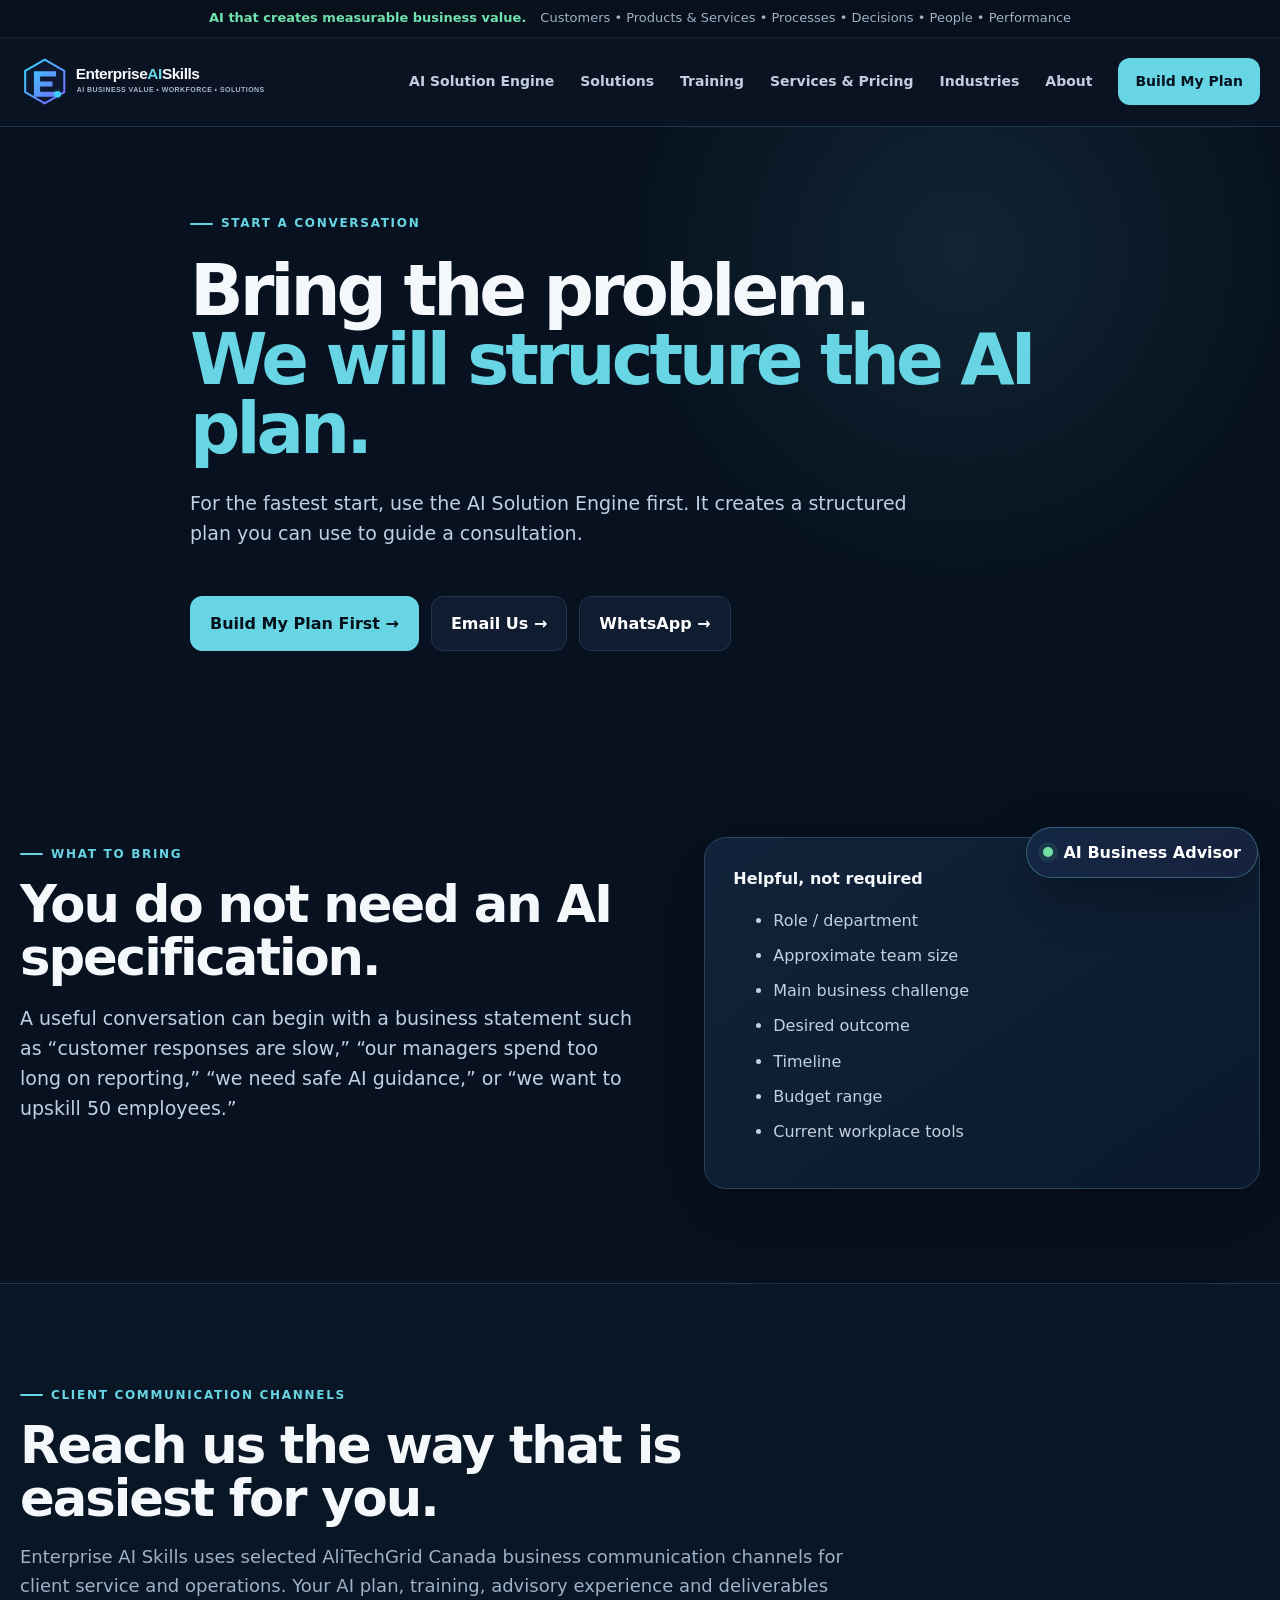
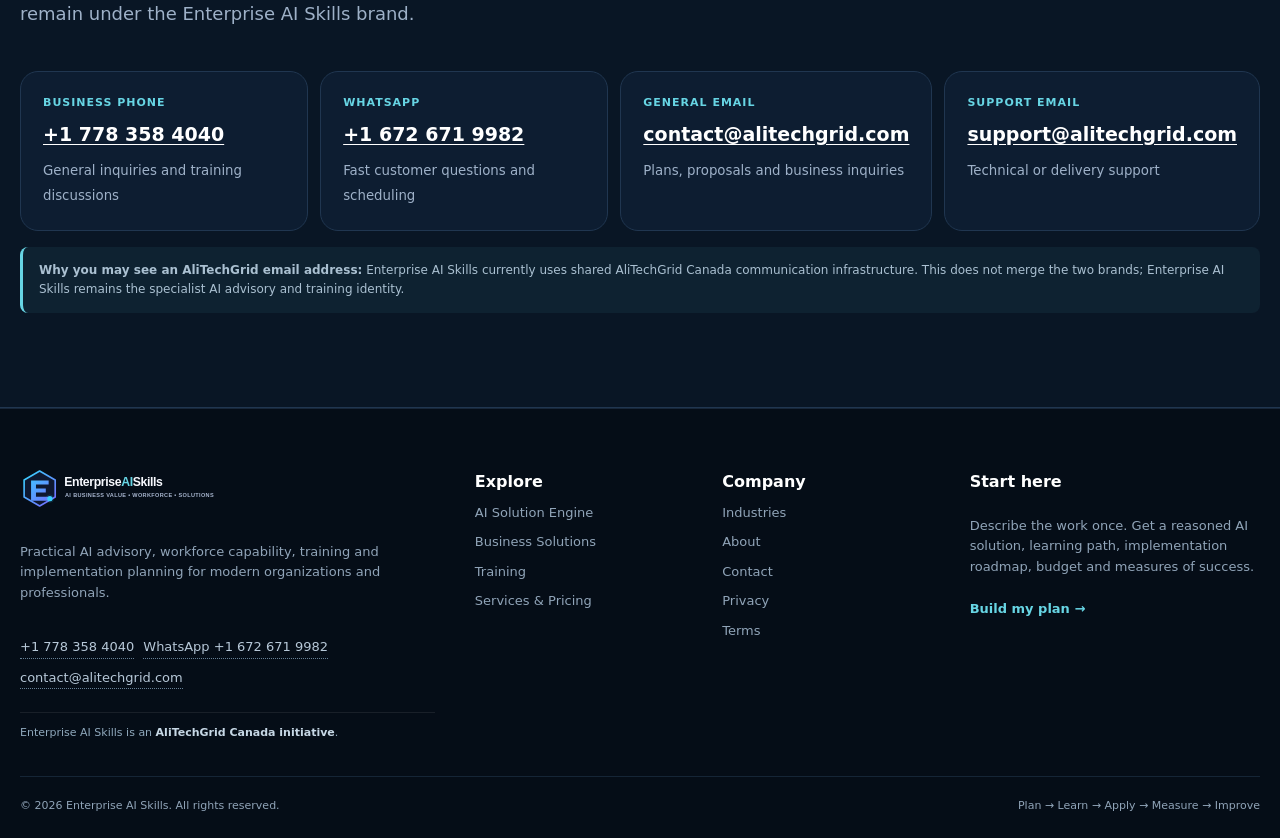
<file: contact.html>
<!doctype html>
<html lang="en">
<head>
<!-- Google tag (gtag.js) -->
<script async src="https://www.googletagmanager.com/gtag/js?id=G-HL64FS24QB"></script>
<script>
  window.dataLayer = window.dataLayer || [];
  function gtag(){dataLayer.push(arguments);}
  gtag('js', new Date());
  gtag('config', 'G-HL64FS24QB');
</script>

<meta charset="utf-8">
<meta name="viewport" content="width=device-width,initial-scale=1">
<title>Contact | Enterprise AI Skills</title>
<meta name="description" content="Contact Enterprise AI Skills for AI training, planning, advisory and implementation support.">
<meta name="theme-color" content="#07111f">
<meta name="robots" content="index,follow">
<link rel="canonical" href="https://enterpriseaiskills.com/contact.html">
<style>

:root{--bg:#07111f;--bg2:#0a1728;--panel:#0e1e33;--panel2:#11243b;--line:#203650;--text:#f5f8fb;--muted:#9eb1c8;--cyan:#67d5e4;--cyan2:#2bbbd1;--blue:#84a8ff;--gold:#f4c653;--green:#70e1ad;--red:#ff8f92;--white:#fff;--ink:#0d2033;--paper:#f5f8fb;--shadow:0 22px 70px rgba(0,0,0,.28);--radius:22px;--max:1240px}
*{box-sizing:border-box}html{scroll-behavior:smooth}body{margin:0;background:var(--bg);color:var(--text);font-family:Inter,ui-sans-serif,system-ui,-apple-system,BlinkMacSystemFont,"Segoe UI",Arial,sans-serif;line-height:1.58}a{color:inherit;text-decoration:none}button,input,select,textarea{font:inherit}.container{width:min(var(--max),calc(100% - 40px));margin:auto}.narrow{max-width:900px}.skip-link{position:absolute;left:-9999px;top:8px;background:#fff;color:#000;padding:8px 12px;z-index:1000}.skip-link:focus{left:8px}.announcement{background:#07101b;border-bottom:1px solid #17273a;font-size:13px;color:var(--muted)}.announcement .container{display:flex;justify-content:center;gap:14px;padding:8px 0}.announcement strong{color:var(--green)}
.site-header{position:sticky;top:0;z-index:100;background:rgba(10,20,34,.94);backdrop-filter:blur(18px);border-bottom:1px solid var(--line)}.nav-wrap{height:88px;display:flex;align-items:center;gap:28px}.brand{display:flex;align-items:center;gap:12px;min-width:max-content}.brand-mark{width:44px;height:44px;border:1px solid #2c5163;border-radius:13px;display:grid;place-items:center;color:var(--cyan);background:linear-gradient(145deg,#10263a,#0b1b2d)}.brand-word{display:flex;flex-direction:column;line-height:1.05}.brand-word b{font-size:19px}.brand-word small{font-size:9px;letter-spacing:1.6px;color:var(--muted);margin-top:6px}.accent{color:var(--cyan)}.main-nav{margin-left:auto;display:flex;align-items:center;gap:26px;font-weight:700;font-size:14px;color:#c2cddd}.main-nav a:hover,.main-nav a[aria-current="page"]{color:#fff}.nav-cta{padding:12px 17px;border-radius:12px;background:var(--cyan);color:#07111f!important}.nav-toggle{display:none;margin-left:auto;background:transparent;border:1px solid var(--line);color:#fff;border-radius:10px;padding:8px 12px}
.eyebrow,.kicker,.step-kicker{display:inline-flex;align-items:center;gap:8px;font-size:12px;font-weight:800;letter-spacing:1.7px;text-transform:uppercase;color:var(--cyan)}.eyebrow:before{content:"";width:23px;height:2px;background:var(--cyan);border-radius:3px}.hero{padding:94px 0 82px;background:radial-gradient(circle at 78% 18%,rgba(43,187,209,.13),transparent 30%),linear-gradient(rgba(255,255,255,.018) 1px,transparent 1px),linear-gradient(90deg,rgba(255,255,255,.018) 1px,transparent 1px);background-size:auto,72px 72px,72px 72px}.hero-grid{display:grid;grid-template-columns:1.05fr .95fr;gap:74px;align-items:center}.hero h1,.page-hero h1,.advisor-hero h1{font-size:clamp(48px,6.1vw,82px);line-height:.98;letter-spacing:-4px;margin:24px 0 24px}.hero h1 span,.page-hero h1 span,.advisor-hero h1 span{color:var(--cyan)}.hero-lead,.page-hero p,.advisor-hero p,.lead{font-size:19px;color:#bed0e4;max-width:760px}.hero-actions{display:flex;flex-wrap:wrap;gap:12px;margin:30px 0 22px}.btn{border:1px solid var(--line);border-radius:12px;padding:14px 19px;font-weight:800;display:inline-flex;align-items:center;justify-content:center;cursor:pointer;background:#122238;color:#fff;transition:.2s}.btn:hover{transform:translateY(-1px);border-color:#3d5876}.btn.primary{background:var(--cyan);border-color:var(--cyan);color:#06101a}.btn.secondary{background:#101d31}.btn.ghost{background:transparent}.btn.large{padding:17px 24px}.hero-proof,.advisor-proof{display:flex;flex-wrap:wrap;gap:14px;color:var(--muted);font-size:13px}.hero-proof span,.advisor-proof span{padding:6px 0}
.hero-engine-card{background:linear-gradient(145deg,rgba(18,37,61,.96),rgba(9,22,39,.96));border:1px solid #28415f;border-radius:26px;box-shadow:var(--shadow);overflow:hidden}.engine-card-head{padding:18px 20px;border-bottom:1px solid var(--line);display:grid;grid-template-columns:auto 1fr auto;gap:10px;align-items:center}.engine-card-head small{color:var(--muted)}.live-dot{width:9px;height:9px;border-radius:50%;background:var(--green);box-shadow:0 0 14px var(--green)}.engine-flow{padding:18px;display:grid;gap:10px}.engine-flow>div{display:grid;grid-template-columns:42px 1fr;gap:4px 12px;padding:14px 16px;border:1px solid #213753;border-radius:14px;background:rgba(255,255,255,.02)}.engine-flow span{grid-row:1/3;color:var(--cyan);font-weight:900;align-self:center}.engine-flow small{color:var(--muted)}.engine-output{margin:0 18px 18px;padding:16px;border-radius:15px;background:linear-gradient(110deg,rgba(103,213,228,.11),rgba(132,168,255,.09));border:1px solid #2d4f65}.engine-output p{font-size:20px;margin:3px 0 10px}.mini-tags{display:flex;flex-wrap:wrap;gap:7px}.mini-tags span{padding:5px 8px;border-radius:99px;background:#0b1a2e;color:#b9c8d8;font-size:11px;border:1px solid #29415e}
.value-strip{border-top:1px solid var(--line);border-bottom:1px solid var(--line);background:#0a1726}.value-strip .container{padding:20px 0;display:flex;align-items:center;gap:18px}.value-strip span{font-size:11px;text-transform:uppercase;letter-spacing:1.4px;color:var(--muted)}.value-chips{display:flex;flex-wrap:wrap;gap:10px}.value-chips b{font-size:13px;padding:8px 12px;border:1px solid #274059;border-radius:99px;background:#0c1c30}
.section{padding:94px 0}.section.alt{background:#091625;border-top:1px solid var(--line);border-bottom:1px solid var(--line)}.section-head{max-width:850px;margin-bottom:42px}.section-head h2,.split-grid h2,.cta-card h2{font-size:clamp(34px,4vw,54px);letter-spacing:-2px;line-height:1.04;margin:14px 0 16px}.section-head p{color:var(--muted);font-size:18px}.process-grid,.feature-grid{display:grid;grid-template-columns:repeat(4,1fr);gap:14px}.process-grid article,.feature-grid article,.stack-grid article,.service-grid article,.industry-grid article{padding:24px;border:1px solid var(--line);border-radius:18px;background:linear-gradient(145deg,#0e1e33,#0b192b)}.process-grid span,.feature-grid i,.stack-grid span,.service-grid span{display:inline-grid;place-items:center;width:36px;height:36px;border:1px solid #2e5065;border-radius:10px;color:var(--cyan);font-style:normal;font-weight:900}.process-grid h3,.feature-grid h3,.stack-grid h3,.service-grid h3{font-size:20px;margin:18px 0 8px}.process-grid p,.feature-grid p,.stack-grid p,.service-grid p,.industry-grid p{color:var(--muted);margin:0}.split-grid{display:grid;grid-template-columns:1.05fr .95fr;gap:70px;align-items:start}.role-list{display:grid;gap:9px;margin-top:30px}.role-list a{padding:15px 16px;border:1px solid var(--line);border-radius:13px;display:flex;justify-content:space-between;gap:15px;background:#0d1b2e}.role-list span{color:var(--muted);font-size:13px}.insight-card,.principle-card,.manifesto-card{border:1px solid #28445d;border-radius:22px;background:linear-gradient(145deg,#11233a,#0a192b);padding:28px;box-shadow:var(--shadow)}.insight-card h3{font-size:28px;line-height:1.15}.arrow-line{color:var(--cyan);font-size:22px;margin:8px 0}.result-bar{border-top:1px solid var(--line);margin-top:18px;padding-top:18px;display:grid;gap:5px}.result-bar span{color:var(--muted);font-size:12px;text-transform:uppercase;letter-spacing:1px}.result-bar b{color:var(--green)}.feature-grid{grid-template-columns:repeat(4,1fr)}.modern-stack{background:radial-gradient(circle at 20% 20%,rgba(132,168,255,.08),transparent 30%)}.stack-grid{display:grid;grid-template-columns:repeat(5,1fr);gap:12px}.stack-grid article{padding:20px}.cta-section{padding-top:0}.cta-card{display:flex;justify-content:space-between;align-items:center;gap:30px;border:1px solid #2e526a;border-radius:26px;padding:36px;background:linear-gradient(120deg,rgba(103,213,228,.12),rgba(132,168,255,.09),rgba(244,198,83,.05))}.cta-card h2{margin-top:0}.cta-card p{color:var(--muted);max-width:740px}
.page-hero,.advisor-hero{padding:80px 0 70px;background:radial-gradient(circle at 75% 20%,rgba(103,213,228,.1),transparent 32%)}.page-hero h1,.advisor-hero h1{font-size:clamp(46px,5.5vw,72px)}.page-hero .btn{margin-top:18px}.solution-domain-grid,.industry-grid{display:grid;grid-template-columns:repeat(3,1fr);gap:14px}.solution-domain-grid article{padding:26px;border:1px solid var(--line);border-radius:18px;background:#0c1b2e}.solution-domain-grid span{color:var(--cyan);font-weight:900}.solution-domain-grid h3{font-size:22px}.solution-domain-grid p{color:var(--muted)}.solution-domain-grid small{display:block;color:#9bb0c8;margin-top:5px}.architecture-grid{display:grid;grid-template-columns:repeat(4,1fr);gap:14px}.architecture-grid article{border:1px solid var(--line);border-radius:18px;padding:24px;background:#0d1d31}.arch-level{font-size:11px;letter-spacing:1.3px;color:var(--cyan);font-weight:900}.architecture-grid p{color:var(--muted)}.architecture-grid small{color:#87a1bc}.principle-card ol{padding-left:20px}.principle-card li{margin:10px 0;color:#c2d0df}
.training-grid{display:grid;grid-template-columns:repeat(3,1fr);gap:14px}.training-grid article{padding:26px;border:1px solid var(--line);border-radius:18px;background:#0d1c2f}.path-badge,.price-label{font-size:10px;letter-spacing:1.4px;color:var(--cyan);font-weight:900}.training-grid h3{font-size:22px}.training-grid p,.training-grid li{color:var(--muted)}.training-grid ul{padding-left:18px}.layer-timeline{display:grid;grid-template-columns:repeat(6,1fr);gap:10px}.layer-timeline>div{padding:20px 16px;border:1px solid var(--line);border-radius:16px;background:#0d1d30}.layer-timeline span{color:var(--cyan);font-weight:900}.layer-timeline b{display:block;margin:12px 0 4px}.layer-timeline p{font-size:13px;color:var(--muted)}.delivery-card{display:grid;grid-template-columns:repeat(2,1fr);gap:10px}.delivery-card>div{padding:18px;border:1px solid var(--line);border-radius:14px;background:#0d1d31;display:grid;gap:4px}.delivery-card span{color:var(--muted);font-size:13px}
.service-grid{display:grid;grid-template-columns:repeat(4,1fr);gap:14px}.pricing-grid{display:grid;grid-template-columns:repeat(3,1fr);gap:16px}.pricing-grid article{border:1px solid var(--line);border-radius:22px;padding:28px;background:#0c1b2e}.pricing-grid article.featured{border-color:#4c8a98;box-shadow:0 0 0 1px rgba(103,213,228,.16),var(--shadow)}.pricing-grid h3{font-size:25px}.price{font-size:28px;font-weight:900;color:#fff;margin:12px 0}.pricing-grid p,.pricing-grid li{color:var(--muted)}.pricing-grid ul{padding-left:18px}.pricing-note{margin-top:18px;padding:16px;border:1px solid #3d4650;border-radius:14px;background:#131d28;color:#aebdca}.budget-components{display:grid;grid-template-columns:repeat(3,1fr);gap:12px}.budget-components>div{padding:18px;border:1px solid var(--line);border-radius:14px;background:#0c1b2e;display:grid;gap:5px}.budget-components span{color:var(--muted);font-size:13px}.principles{display:grid;gap:14px;margin-top:25px}.principles>div{padding-left:18px;border-left:2px solid var(--cyan)}.principles p{margin:4px 0;color:var(--muted)}.manifesto-card h3{font-size:31px;line-height:1.1}.prose h2{margin-top:34px}.prose p{color:#b5c6d8}
/* Advisor */
.advisor-hero-grid{display:grid;grid-template-columns:1.1fr .7fr;gap:70px;align-items:start}.advisor-outcome-card{padding:24px;border:1px solid #2d4c65;border-radius:22px;background:#0c1d31}.advisor-outcome-card h2{font-size:25px}.advisor-outcome-card ul{padding-left:18px;color:#c2d1df}.advisor-note{font-size:12px!important;color:#8399b2!important;border-top:1px solid var(--line);padding-top:14px}.advisor-shell-section{padding:42px 0 90px}.advisor-app{display:grid;grid-template-columns:320px 1fr;border:1px solid #27415c;border-radius:24px;overflow:hidden;background:#0a1829;box-shadow:var(--shadow)}.advisor-sidebar{padding:26px;background:#0b192b;border-right:1px solid var(--line)}.advisor-side-head h2{font-size:22px}.advisor-steps{list-style:none;margin:25px 0;padding:0;display:grid;gap:8px}.advisor-steps li{display:grid;grid-template-columns:34px 1fr;gap:12px;padding:12px;border-radius:13px;color:#839ab1}.advisor-steps li>span{width:32px;height:32px;border:1px solid #2c425b;border-radius:9px;display:grid;place-items:center;font-weight:900}.advisor-steps li b{display:block;color:#adc0d2;font-size:13px}.advisor-steps li small{font-size:11px}.advisor-steps li.active{background:#10243a;color:var(--cyan)}.advisor-steps li.active>span{border-color:#4e8894;color:var(--cyan)}.advisor-steps li.active b{color:#fff}.advisor-privacy{padding:14px;border:1px solid #354154;border-radius:13px;background:#111b28;font-size:12px;color:#90a3b5}.advisor-privacy p{margin:5px 0 0}.advisor-panel{padding:30px}.advisor-progress{display:flex;align-items:center;gap:16px;margin-bottom:30px}.advisor-progress-track{height:7px;background:#14283e;border-radius:99px;flex:1;overflow:hidden}.advisor-progress-track span{display:block;height:100%;width:16.666%;background:linear-gradient(90deg,var(--cyan),var(--blue));transition:.25s}.advisor-progress b{font-size:12px;color:var(--muted)}.advisor-step>h2{font-size:34px;margin:9px 0}.advisor-step>p{color:var(--muted)}.question-block{margin-top:28px}.question-block h3{font-size:16px;margin:0 0 12px}.question-block h3 small{font-weight:400;color:var(--muted)}.option-grid{display:grid;grid-template-columns:repeat(2,1fr);gap:10px}.option-grid.compact{grid-template-columns:repeat(3,1fr)}.advisor-option,.value-option{border:1px solid #273e59;background:#0e1d31;color:#fff;border-radius:14px;padding:15px;text-align:left;cursor:pointer;transition:.15s}.advisor-option:hover,.value-option:hover{border-color:#4a7383;transform:translateY(-1px)}.advisor-option.selected,.value-option.selected{border-color:var(--cyan);background:rgba(103,213,228,.09);box-shadow:0 0 0 1px rgba(103,213,228,.12)}.advisor-option b,.value-option b{display:block}.advisor-option small,.value-option small{display:block;margin-top:5px;color:var(--muted);font-size:12px}.value-priority-grid{display:grid;grid-template-columns:repeat(3,1fr);gap:10px}.value-option span{font-size:11px;color:var(--cyan);font-weight:900}.two-col{display:grid;grid-template-columns:1fr 1fr;gap:18px}.select-wrap select,textarea{width:100%;background:#0e1d31;color:#fff;border:1px solid #29415d;border-radius:12px;padding:14px;outline:none}.select-wrap select:focus,textarea:focus{border-color:var(--cyan)}textarea{resize:vertical}.char-count{text-align:right;font-size:11px;color:var(--muted)}.finish-box{margin-top:25px;padding:18px;border:1px solid #2d5761;border-radius:14px;background:rgba(103,213,228,.06)}.finish-box p{margin:5px 0;color:var(--muted)}.advisor-nav{display:grid;grid-template-columns:auto 1fr auto;align-items:center;gap:16px;margin-top:32px;padding-top:22px;border-top:1px solid var(--line)}.advisor-save{text-align:center;color:#7f94aa;font-size:11px}.save-dot{display:inline-block;width:7px;height:7px;border-radius:50%;background:var(--green);margin-right:5px}.advisor-error{min-height:22px;margin-top:8px;color:var(--red);font-size:12px}
/* Generated plan */
.plan-section{padding:50px 0 100px;background:#eef4f7;color:var(--ink)}.plan-toolbar{display:flex;justify-content:space-between;align-items:center;gap:20px;margin-bottom:20px}.plan-toolbar .eyebrow{color:#147d8e}.plan-toolbar .eyebrow:before{background:#147d8e}.plan-toolbar h2{margin:5px 0}.plan-actions{display:flex;flex-wrap:wrap;gap:8px}.plan-actions .btn{background:#fff;color:#153047;border-color:#c7d5df}.plan-actions .btn.primary{background:#0c7e91;color:#fff;border-color:#0c7e91}.generated-plan{background:#fff;border:1px solid #d3dee5;border-radius:24px;overflow:hidden;box-shadow:0 20px 50px rgba(28,52,73,.12)}.plan-cover{padding:38px;background:linear-gradient(135deg,#071a2c,#0d3450);color:#fff;display:grid;grid-template-columns:1.1fr .9fr;gap:30px}.plan-cover .eyebrow{color:#76e1eb}.plan-cover h1{font-size:42px;line-height:1.05;margin:16px 0}.plan-cover p{color:#c6d9e8;font-size:17px}.plan-meta{display:grid;grid-template-columns:repeat(2,1fr);gap:9px}.plan-meta div{border:1px solid rgba(255,255,255,.14);border-radius:12px;padding:12px;background:rgba(255,255,255,.04)}.plan-meta span{display:block;color:#89a5bb;font-size:10px;text-transform:uppercase;letter-spacing:1px}.plan-meta b{font-size:13px}.plan-body{padding:38px}.plan-section-block{padding:30px 0;border-bottom:1px solid #dce5ea}.plan-section-block:last-child{border-bottom:0}.plan-section-block h2{font-size:27px;margin:0 0 12px}.plan-section-block .lead{color:#4b6274;font-size:16px}.summary-banner{padding:18px;border-radius:15px;background:#eaf7f8;border:1px solid #b9e0e5;margin:18px 0}.summary-banner b{color:#0c6574}.plan-summary-grid,.opportunity-grid,.solution-options,.tech-grid,.kpi-grid,.budget-grid,.assumption-grid{display:grid;grid-template-columns:repeat(3,1fr);gap:12px}.plan-summary-card,.opportunity-card,.tech-card,.kpi-card,.budget-card,.assumption-card{border:1px solid #d6e1e7;border-radius:14px;padding:16px;background:#fbfdfe}.plan-summary-card span,.kpi-card span,.budget-card span,.assumption-card span{font-size:10px;text-transform:uppercase;letter-spacing:1px;color:#6f8493}.plan-summary-card b,.kpi-card b,.budget-card b,.assumption-card b{display:block;margin:4px 0;color:#102e43}.plan-summary-card small,.opportunity-card p,.tech-card p,.budget-card small,.assumption-card small{color:#5f7382}.opportunity-card.high{border-top:4px solid #17a7ba}.opp-rank{font-size:10px;color:#118092;font-weight:900;text-transform:uppercase}.opportunity-card h3{margin:7px 0}.diagnosis-list{display:grid;gap:9px}.diagnosis-list div{padding:13px 15px;border-left:3px solid #1f9fb1;background:#f4f8fa}.solution-option{border:1px solid #d3dfe6;border-radius:16px;padding:18px;background:#fbfdfe;position:relative}.solution-option.recommended{border:2px solid #15889a;background:#f0fbfc}.recommend-badge{position:absolute;top:12px;right:12px;font-size:9px;letter-spacing:1px;background:#147f90;color:#fff;border-radius:99px;padding:5px 8px}.solution-option h3{font-size:21px;margin:5px 0}.solution-option p{color:#5a6e7d}.solution-option ul{padding-left:18px;color:#536b7b}.option-facts{display:grid;grid-template-columns:repeat(2,1fr);gap:6px;margin-top:12px}.option-facts div{padding:8px;border-radius:9px;background:#eef4f6}.option-facts span{display:block;font-size:9px;text-transform:uppercase;color:#758995}.option-facts b{font-size:12px}.reason-box{margin-top:15px;padding:16px;border-radius:14px;background:#102e43;color:#fff}.reason-box p{color:#c8d8e3;margin:5px 0}.tech-card small{display:inline-block;margin-top:7px;padding:4px 7px;border-radius:99px;background:#edf5f7;color:#267385}.learning-path{display:grid;gap:8px}.learning-module{display:grid;grid-template-columns:45px 1fr auto;gap:14px;align-items:center;border:1px solid #d8e2e8;border-radius:13px;padding:14px}.module-num{width:38px;height:38px;border-radius:10px;background:#e6f7f8;display:grid;place-items:center;color:#0a7888;font-weight:900}.learning-module h3{margin:0;font-size:17px}.learning-module p{margin:3px 0;color:#607786;font-size:13px}.module-badge{font-size:10px;padding:5px 8px;background:#eef2f5;border-radius:99px;color:#587080}.roadmap{display:grid;grid-template-columns:repeat(4,1fr);gap:10px}.roadmap-phase{padding:16px;border:1px solid #d6e1e7;border-radius:14px;background:#fbfdfe}.roadmap-time{font-size:10px;color:#0c7c8e;font-weight:900;text-transform:uppercase}.roadmap-phase h3{font-size:18px}.roadmap-phase ul{padding-left:18px;color:#5a6e7d;font-size:13px}.budget-total{font-size:30px;font-weight:900;color:#0c6677}.guardrail-list{display:grid;grid-template-columns:repeat(2,1fr);gap:10px}.guardrail-list div{padding:14px;border:1px solid #d7e1e7;border-radius:12px;background:#fbfdfe}.next-actions{counter-reset:item;display:grid;gap:9px}.next-actions div{display:grid;grid-template-columns:34px 1fr;gap:12px;align-items:start}.next-actions div:before{counter-increment:item;content:counter(item);width:30px;height:30px;border-radius:9px;background:#e4f6f8;color:#0a7586;display:grid;place-items:center;font-weight:900}.plan-note{padding:14px;border:1px solid #ead79e;background:#fff9e7;border-radius:12px;color:#685926}.plan-pills{display:flex;flex-wrap:wrap;gap:7px}.plan-pill{padding:6px 9px;border-radius:99px;background:#e8f5f7;color:#176879;font-size:11px;font-weight:700}
.site-footer{padding:60px 0 24px;background:#050d17;border-top:1px solid #17273a;color:#90a4b8}.footer-grid{display:grid;grid-template-columns:2fr 1fr 1fr 1.4fr;gap:40px}.footer-grid>div{display:flex;flex-direction:column;gap:9px}.footer-grid b{color:#fff}.footer-grid a{font-size:13px}.footer-grid p{font-size:13px}.footer-brand{margin-bottom:8px}.text-link{color:var(--cyan)!important;font-weight:800}.footer-bottom{border-top:1px solid #152536;margin-top:34px;padding-top:20px;display:flex;justify-content:space-between;font-size:11px}
@media(max-width:1050px){.main-nav{gap:16px;font-size:12px}.hero-grid,.split-grid,.advisor-hero-grid{grid-template-columns:1fr}.stack-grid{grid-template-columns:repeat(3,1fr)}.process-grid,.feature-grid,.service-grid{grid-template-columns:repeat(2,1fr)}.solution-domain-grid,.training-grid,.industry-grid{grid-template-columns:repeat(2,1fr)}.architecture-grid{grid-template-columns:repeat(2,1fr)}.layer-timeline{grid-template-columns:repeat(3,1fr)}.advisor-app{grid-template-columns:250px 1fr}.option-grid.compact{grid-template-columns:repeat(2,1fr)}.value-priority-grid{grid-template-columns:repeat(2,1fr)}.plan-cover{grid-template-columns:1fr}.solution-options,.plan-summary-grid,.opportunity-grid,.tech-grid,.kpi-grid,.budget-grid,.assumption-grid{grid-template-columns:repeat(2,1fr)}.roadmap{grid-template-columns:repeat(2,1fr)}.footer-grid{grid-template-columns:repeat(2,1fr)}}
@media(max-width:800px){.announcement span{display:none}.nav-wrap{height:72px}.brand-word small{display:none}.main-nav{display:none;position:absolute;left:20px;right:20px;top:78px;padding:14px;background:#0b1b2d;border:1px solid var(--line);border-radius:16px;flex-direction:column;align-items:stretch;box-shadow:var(--shadow)}.main-nav.open{display:flex}.main-nav a{padding:10px}.nav-toggle{display:block}.hero,.page-hero,.advisor-hero{padding:60px 0}.hero h1,.page-hero h1,.advisor-hero h1{letter-spacing:-2.5px}.value-strip .container{align-items:flex-start;flex-direction:column}.process-grid,.feature-grid,.stack-grid,.solution-domain-grid,.architecture-grid,.training-grid,.service-grid,.industry-grid,.pricing-grid,.budget-components,.layer-timeline{grid-template-columns:1fr}.cta-card{align-items:flex-start;flex-direction:column}.advisor-app{display:block}.advisor-sidebar{border-right:0;border-bottom:1px solid var(--line)}.advisor-steps{grid-template-columns:repeat(3,1fr)}.advisor-steps li{grid-template-columns:32px}.advisor-steps li div{display:none}.option-grid,.option-grid.compact,.value-priority-grid,.two-col{grid-template-columns:1fr}.advisor-panel{padding:22px}.advisor-nav{grid-template-columns:1fr 1fr}.advisor-save{display:none}.plan-toolbar{align-items:flex-start;flex-direction:column}.plan-body,.plan-cover{padding:24px}.solution-options,.plan-summary-grid,.opportunity-grid,.tech-grid,.kpi-grid,.budget-grid,.assumption-grid,.roadmap,.guardrail-list{grid-template-columns:1fr}.learning-module{grid-template-columns:42px 1fr}.module-badge{grid-column:2}.footer-grid{grid-template-columns:1fr 1fr}}
@media(max-width:520px){.container{width:min(100% - 28px,var(--max))}.hero h1,.page-hero h1,.advisor-hero h1{font-size:44px}.hero-lead,.page-hero p,.advisor-hero p{font-size:16px}.hero-actions .btn{width:100%}.process-grid,.feature-grid{grid-template-columns:1fr}.role-list a{align-items:flex-start;flex-direction:column}.advisor-steps{grid-template-columns:repeat(2,1fr)}.plan-meta{grid-template-columns:1fr}.footer-grid{grid-template-columns:1fr}.footer-bottom{flex-direction:column;gap:6px}}
@media print{body{background:#fff!important}.announcement,.site-header,.site-footer,.plan-toolbar{display:none!important}.plan-section{padding:0;background:#fff}.generated-plan{border:0;box-shadow:none}.plan-cover{print-color-adjust:exact;-webkit-print-color-adjust:exact}.plan-section-block{break-inside:avoid}.solution-option,.roadmap-phase,.learning-module,.tech-card{break-inside:avoid}}

/* V3.2 additions */
.course-price-row{display:grid;grid-template-columns:1fr 1fr;gap:8px;margin:16px 0}
.course-price-row div{padding:12px;border:1px solid var(--line);border-radius:12px;background:#0a1829}
.course-price-row span{display:block;color:var(--muted);font-size:11px;text-transform:uppercase;letter-spacing:.7px}
.course-price-row b{display:block;margin-top:3px;font-size:16px;color:#fff}
.course-meta{display:flex;flex-wrap:wrap;gap:7px;margin:10px 0 14px}
.course-meta span{font-size:11px;padding:5px 8px;border:1px solid #29415e;border-radius:99px;color:#bad0df;background:#0b1a2e}
.course-card-actions{display:flex;flex-wrap:wrap;gap:8px;margin-top:16px}
.contact-channel-grid{display:grid;grid-template-columns:repeat(4,1fr);gap:12px}
.contact-channel{padding:22px;border:1px solid var(--line);border-radius:18px;background:#0d1d31}
.contact-channel span{display:block;color:var(--cyan);font-size:11px;font-weight:900;letter-spacing:1px;text-transform:uppercase}
.contact-channel b{display:block;font-size:19px;margin:8px 0}
.contact-channel small{color:var(--muted)}
.contact-channel a{color:#fff;text-decoration:underline;text-underline-offset:3px}
.estimate-box{border:1px solid #3e7180;border-radius:18px;padding:20px;background:linear-gradient(120deg,rgba(103,213,228,.10),rgba(132,168,255,.06));margin:16px 0}
.estimate-box h3{margin:0 0 8px}
.estimate-total{font-size:30px;font-weight:900;color:var(--cyan)}
.fixed-course-rec{display:grid;grid-template-columns:1.2fr .7fr .7fr;gap:10px;align-items:center;border:1px solid var(--line);border-radius:14px;padding:15px;margin:9px 0;background:#0d1d30}
.fixed-course-rec small{color:var(--muted)}
.footer-contact{display:flex;flex-wrap:wrap;gap:9px;margin-top:12px;color:#b7c8d8;font-size:12px}
.footer-contact a{border-bottom:1px dotted #668096}
@media(max-width:1000px){.contact-channel-grid{grid-template-columns:repeat(2,1fr)}}
@media(max-width:800px){.contact-channel-grid{grid-template-columns:1fr}.course-price-row{grid-template-columns:1fr}.fixed-course-rec{grid-template-columns:1fr}}



/* V3.3 endorsed-brand architecture */
.brand-endorsement{
  margin-top:14px;
  padding-top:12px;
  border-top:1px solid rgba(255,255,255,.08);
  color:#8fa8bc;
  font-size:11px;
  line-height:1.5;
}
.brand-endorsement b{color:#c7d8e6;font-weight:800}
.brand-relationship{
  border:1px solid rgba(103,213,228,.22);
  border-radius:18px;
  padding:24px;
  background:linear-gradient(135deg,rgba(103,213,228,.07),rgba(132,168,255,.04));
}
.brand-relationship .relationship-label{
  display:inline-block;
  margin-bottom:10px;
  color:var(--cyan);
  font-size:11px;
  font-weight:900;
  letter-spacing:1px;
  text-transform:uppercase;
}
.brand-relationship h3{margin:0 0 9px}
.brand-relationship p{margin:0;color:var(--muted)}
.brand-relationship strong{color:#fff}
.shared-channel-note{
  margin-top:16px;
  padding:14px 16px;
  border-left:3px solid var(--cyan);
  border-radius:8px;
  background:rgba(103,213,228,.06);
  color:#aac0d1;
  font-size:12px;
}



/* V4.7 repaired production branding */
.brand.brand-logo-link{display:flex;align-items:center;min-width:320px;line-height:1}
.brand-logo-img{display:block;width:340px;max-width:100%;height:auto}
.footer-brand-logo{display:block;width:270px;max-width:100%;height:auto;margin-bottom:12px}
@media(max-width:1180px){
  .brand.brand-logo-link{min-width:275px}.brand-logo-img{width:295px}.main-nav{gap:18px}
}
@media(max-width:900px){.brand.brand-logo-link{min-width:0}.brand-logo-img{width:270px}}
@media(max-width:520px){.brand-logo-img{width:235px}}


/* Enterprise AI Skills — AI Business Advisor */
.eais-chat-launcher{
  position:fixed;right:22px;bottom:22px;z-index:9998;display:flex;align-items:center;gap:10px;
  padding:12px 16px;border-radius:999px;border:1px solid rgba(103,213,228,.35);
  background:linear-gradient(135deg,#132744,#17223d);color:#fff;font-weight:850;
  box-shadow:0 18px 50px rgba(0,0,0,.35);cursor:pointer
}
.eais-chat-launcher:hover{transform:translateY(-1px);border-color:#67d5e4}
.eais-chat-dot{width:10px;height:10px;border-radius:50%;background:#74e0a5;box-shadow:0 0 0 5px rgba(116,224,165,.10)}
.eais-chat-panel{
  position:fixed;right:22px;bottom:82px;z-index:9999;width:min(390px,calc(100vw - 28px));
  height:min(620px,calc(100vh - 120px));display:none;flex-direction:column;overflow:hidden;
  border:1px solid #29425f;border-radius:22px;background:#0b1628;box-shadow:0 30px 80px rgba(0,0,0,.48)
}
.eais-chat-panel.open{display:flex}
.eais-chat-head{display:flex;align-items:center;justify-content:space-between;gap:14px;padding:16px 18px;background:linear-gradient(135deg,#122944,#17223d);border-bottom:1px solid #233a55}
.eais-chat-title{display:flex;align-items:center;gap:10px}.eais-chat-title b{display:block;font-size:15px}
.eais-chat-title small{display:block;color:#9ab1c5;margin-top:2px;font-size:11px}
.eais-chat-close{border:0;background:transparent;color:#b8c9d8;font-size:24px;cursor:pointer;padding:2px 6px}
.eais-chat-body{flex:1;overflow:auto;padding:16px}.eais-msg{display:flex;margin:0 0 12px}
.eais-msg.bot{justify-content:flex-start}.eais-msg.user{justify-content:flex-end}
.eais-bubble{max-width:88%;padding:11px 13px;border-radius:15px;font-size:13px;line-height:1.55}
.eais-msg.bot .eais-bubble{background:#13243b;border:1px solid #263e5a;color:#eef6fb;border-bottom-left-radius:5px}
.eais-msg.user .eais-bubble{background:#67d5e4;color:#06111f;border-bottom-right-radius:5px;font-weight:700}
.eais-quick{display:flex;flex-wrap:wrap;gap:7px;margin:6px 0 14px}
.eais-chip{border:1px solid #355474;background:#0f1f34;color:#d7e6f0;padding:8px 10px;border-radius:999px;font-size:11px;font-weight:800;cursor:pointer}
.eais-chip:hover{border-color:#67d5e4;color:#fff}
.eais-chat-input-wrap{padding:12px;border-top:1px solid #223852;background:#0a1423}
.eais-chat-input-row{display:flex;gap:8px}.eais-chat-input{flex:1;min-width:0;border:1px solid #2c4562;border-radius:13px;background:#101f33;color:#fff;padding:11px 12px;outline:none;font:inherit;font-size:13px}
.eais-chat-input:focus{border-color:#67d5e4}.eais-chat-send{border:0;border-radius:12px;background:#67d5e4;color:#06111f;padding:0 14px;font-weight:900;cursor:pointer}
.eais-chat-note{margin-top:8px;color:#738da3;font-size:10px;line-height:1.4}
.eais-chat-card{margin:8px 0;padding:12px;border:1px solid #28415e;border-radius:14px;background:#0f1f33}
.eais-chat-card b{display:block;color:#fff;margin-bottom:4px}.eais-chat-card small{display:block;color:#9bb1c3;line-height:1.45}
.eais-chat-card a{display:inline-block;margin-top:8px;color:#67d5e4;font-size:12px;font-weight:900}
@media(max-width:700px){.eais-chat-launcher{right:12px;bottom:12px}.eais-chat-panel{right:10px;bottom:72px;width:calc(100vw - 20px);height:calc(100vh - 92px);border-radius:18px}}
@media print{.eais-chat-launcher,.eais-chat-panel{display:none!important}}

</style>
<link rel="icon" type="image/svg+xml" href="assets/favicon.svg">
<meta property="og:title" content="Contact | Enterprise AI Skills">
<meta property="og:description" content="Contact Enterprise AI Skills for AI training, planning, advisory and implementation support.">
<meta property="og:type" content="website">
<meta property="og:url" content="https://enterpriseaiskills.com/contact.html">
<meta name="twitter:card" content="summary">
<link rel="manifest" href="site.webmanifest">
</head>
<body>
<a class="skip-link" href="#main">Skip to content</a>
<div class="announcement"><div class="container"><strong>AI that creates measurable business value.</strong><span>Customers • Products & Services • Processes • Decisions • People • Performance</span></div></div>
<header class="site-header"><div class="container nav-wrap">
<a class="brand brand-logo-link" href="index.html" aria-label="Enterprise AI Skills home"><img class="brand-logo-img" src="assets/logo.svg" alt="EnterpriseAISkills — AI Business Value, Workforce, Solutions"></a>
<button class="nav-toggle" aria-label="Open navigation" aria-expanded="false">☰</button>
<nav class="main-nav" aria-label="Main navigation">
<a href="advisor.html">AI Solution Engine</a>
<a href="solutions.html">Solutions</a>
<a href="training.html">Training</a>
<a href="services.html">Services & Pricing</a>
<a href="industries.html">Industries</a>
<a href="about.html">About</a>
<a class="nav-cta" href="advisor.html">Build My Plan</a>
</nav>
</div></header>
<main id="main">
<section class="page-hero"><div class="container narrow"><span class="eyebrow">START A CONVERSATION</span><h1>Bring the problem.<br><span>We will structure the AI plan.</span></h1><p>For the fastest start, use the AI Solution Engine first. It creates a structured plan you can use to guide a consultation.</p><div class="hero-actions"><a class="btn primary" href="advisor.html">Build My Plan First →</a><a class="btn secondary" href="mailto:contact@alitechgrid.com">Email Us →</a><a class="btn secondary" href="https://wa.me/16726719982">WhatsApp →</a></div></div></section>
<section class="section"><div class="container split-grid"><div><span class="eyebrow">WHAT TO BRING</span><h2>You do not need an AI specification.</h2><p class="lead">A useful conversation can begin with a business statement such as “customer responses are slow,” “our managers spend too long on reporting,” “we need safe AI guidance,” or “we want to upskill 50 employees.”</p></div><aside class="principle-card"><b>Helpful, not required</b><ul><li>Role / department</li><li>Approximate team size</li><li>Main business challenge</li><li>Desired outcome</li><li>Timeline</li><li>Budget range</li><li>Current workplace tools</li></ul></aside></div></section>

<section class="section alt"><div class="container">
<div class="section-head"><span class="eyebrow">CLIENT COMMUNICATION CHANNELS</span><h2>Reach us the way that is easiest for you.</h2>
<p>Enterprise AI Skills uses selected AliTechGrid Canada business communication channels for client service and operations. Your AI plan, training, advisory experience and deliverables remain under the Enterprise AI Skills brand.</p></div>
<div class="contact-channel-grid">
<div class="contact-channel"><span>Business Phone</span><b><a href="tel:+17783584040">+1 778 358 4040</a></b><small>General inquiries and training discussions</small></div>
<div class="contact-channel"><span>WhatsApp</span><b><a href="https://wa.me/16726719982">+1 672 671 9982</a></b><small>Fast customer questions and scheduling</small></div>
<div class="contact-channel"><span>General Email</span><b><a href="mailto:contact@alitechgrid.com">contact@alitechgrid.com</a></b><small>Plans, proposals and business inquiries</small></div>
<div class="contact-channel"><span>Support Email</span><b><a href="mailto:support@alitechgrid.com">support@alitechgrid.com</a></b><small>Technical or delivery support</small></div>
</div>
<div class="shared-channel-note"><b>Why you may see an AliTechGrid email address:</b> Enterprise AI Skills currently uses shared AliTechGrid Canada communication infrastructure. This does not merge the two brands; Enterprise AI Skills remains the specialist AI advisory and training identity.</div>
</div></section>

</main>
<footer class="site-footer"><div class="container footer-grid"><div><a class="footer-brand-link" href="index.html" aria-label="Enterprise AI Skills home"><img class="footer-brand-logo" src="assets/logo.svg" alt="EnterpriseAISkills — AI Business Value, Workforce, Solutions"></a><p>Practical AI advisory, workforce capability, training and implementation planning for modern organizations and professionals.</p><div class="footer-contact"><a href="tel:+17783584040">+1 778 358 4040</a><a href="https://wa.me/16726719982">WhatsApp +1 672 671 9982</a><a href="mailto:contact@alitechgrid.com">contact@alitechgrid.com</a></div><div class="brand-endorsement">Enterprise AI Skills is an <b>AliTechGrid Canada initiative</b>.</div></div><div><b>Explore</b><a href="advisor.html">AI Solution Engine</a><a href="solutions.html">Business Solutions</a><a href="training.html">Training</a><a href="services.html">Services & Pricing</a></div><div><b>Company</b><a href="industries.html">Industries</a><a href="about.html">About</a><a href="contact.html">Contact</a><a href="privacy.html">Privacy</a><a href="terms.html">Terms</a></div><div><b>Start here</b><p>Describe the work once. Get a reasoned AI solution, learning path, implementation roadmap, budget and measures of success.</p><a class="text-link" href="advisor.html">Build my plan →</a></div></div><div class="container footer-bottom"><span>© 2026 Enterprise AI Skills. All rights reserved.</span><span>Plan → Learn → Apply → Measure → Improve</span></div></footer>
<script>

(()=>{const toggle=document.querySelector('.nav-toggle');const nav=document.querySelector('.main-nav');if(toggle&&nav){toggle.addEventListener('click',()=>{const open=nav.classList.toggle('open');toggle.setAttribute('aria-expanded',String(open));toggle.textContent=open?'×':'☰'});}document.querySelectorAll('a[href^="#"]').forEach(a=>a.addEventListener('click',e=>{const id=a.getAttribute('href');if(id.length>1){const el=document.querySelector(id);if(el){e.preventDefault();el.scrollIntoView({behavior:'smooth'});}}}));})();

</script>

<button class="eais-chat-launcher" id="eaisChatLauncher" aria-haspopup="dialog" aria-controls="eaisChatPanel" aria-expanded="false">
<span class="eais-chat-dot" aria-hidden="true"></span><span>AI Business Advisor</span>
</button>
<section class="eais-chat-panel" id="eaisChatPanel" role="dialog" aria-modal="false" aria-label="Enterprise AI Skills AI Business Advisor">
<div class="eais-chat-head">
  <div class="eais-chat-title"><span class="eais-chat-dot" aria-hidden="true"></span><div><b>AI Business Advisor</b><small>Training • Solutions • Budget • Next steps</small></div></div>
  <button class="eais-chat-close" id="eaisChatClose" aria-label="Close chat">×</button>
</div>
<div class="eais-chat-body" id="eaisChatBody"></div>
<div class="eais-chat-input-wrap">
  <div class="eais-chat-input-row"><input class="eais-chat-input" id="eaisChatInput" type="text" maxlength="500" placeholder="Describe your work or problem..." aria-label="Message the AI Business Advisor"><button class="eais-chat-send" id="eaisChatSend">Send</button></div>
  <div class="eais-chat-note">Do not enter confidential, personal, regulated, proprietary or security-sensitive information.</div>
</div>
</section>

<script>

(function(){
const $=s=>document.querySelector(s),launcher=$('#eaisChatLauncher'),panel=$('#eaisChatPanel'),closeBtn=$('#eaisChatClose'),body=$('#eaisChatBody'),input=$('#eaisChatInput'),send=$('#eaisChatSend');
if(!launcher||!panel||!body)return;
let started=false;
const esc=s=>String(s||'').replace(/[&<>"']/g,m=>({'&':'&amp;','<':'&lt;','>':'&gt;','"':'&quot;',"'":'&#39;'}[m]));
function scrollBottom(){body.scrollTop=body.scrollHeight}
function bot(text,html=false){const r=document.createElement('div');r.className='eais-msg bot';const b=document.createElement('div');b.className='eais-bubble';html?b.innerHTML=text:b.textContent=text;r.appendChild(b);body.appendChild(r);scrollBottom()}
function user(text){const r=document.createElement('div');r.className='eais-msg user';const b=document.createElement('div');b.className='eais-bubble';b.textContent=text;r.appendChild(b);body.appendChild(r);scrollBottom()}
function card(title,desc,href,label){bot(`<div class="eais-chat-card"><b>${esc(title)}</b><small>${esc(desc)}</small><a href="${href}">${esc(label||'Open →')}</a></div>`,true)}
function chips(items){const w=document.createElement('div');w.className='eais-quick';items.forEach(([label,value])=>{const b=document.createElement('button');b.className='eais-chip';b.textContent=label;b.addEventListener('click',()=>handle(value||label,label));w.appendChild(b)});body.appendChild(w);scrollBottom()}
function classify(t){t=t.toLowerCase();
 if(/price|pricing|cost|budget|estimate|quote|quotation|how much/.test(t))return'estimate';
 if(/team|staff|employee|workforce|department|group|supervisor/.test(t)&&/train|learn|skill|program/.test(t))return'teamtraining';
 if(/myself|individual|career|job|personal/.test(t)||(/train|learn|program/.test(t)&&!/team|staff|employee|workforce|department|group/.test(t)))return'individual';
 if(/customer|client|service|sales|response|experience/.test(t))return'customers';
 if(/product|service offering|innovation|new service|new product/.test(t))return'products';
 if(/process|workflow|manual|repetitive|automation|delay|slow|approval/.test(t))return'process';
 if(/decision|analysis|report|insight|forecast|planning/.test(t))return'decisions';
 if(/people|manager|boss|colleague|team member|direct report|communication|meeting|hr/.test(t))return'people';
 if(/performance|productivity|quality|cost|revenue|growth|kpi/.test(t))return'performance';
 if(/problem|solution|implement|implementation|strategy|advis/.test(t))return'solution';
 if(/contact|phone|whatsapp|email|talk|speak/.test(t))return'contact';
 return'general'}
function welcome(){if(started)return;started=true;bot("Welcome. You do not need to know AI terminology. Tell me what you want to improve, and I’ll guide you to the fastest useful next step.");chips([["Improve customers","customers"],["Improve a process","process"],["Train myself","individual training"],["Train my team","team training"],["Get budget & schedule","estimate"],["Solve a business problem","solution"]])}
function handle(value,shown){const text=(value||'').trim();if(!text)return;user(shown||text);input.value='';const intent=classify(text);
 if(intent==='estimate'){bot("For a useful estimate, the site should first understand your role, organization size, priority, urgency and whether you need training only or implementation support.");card("Generate an Estimate Plan","Receive a recommended option, estimated investment range, schedule and assumptions.","advisor.html","Generate estimate →");return}
 if(intent==='teamtraining'){bot("For teams, choose standard role-based training when the need is clear, or generate a customized team plan when workflows, governance or implementation matter.");card("Private Team Training","Practical role-based AI training with standard fees.","training.html#fixed-courses","View team training →");card("Custom Team AI Plan","Best for department-specific workflows, governance, implementation or KPIs.","advisor.html","Build team plan →");return}
 if(intent==='individual'){bot("Start from your actual job rather than random AI tools.");card("AI Career & Professional Productivity","A practical training program for individual professionals.","training.html#fixed-courses","View training →");card("Personal AI Work Plan","Generate a tailored learning and workplace application path.","advisor.html","Build my plan →");return}
 if(intent==='customers'){bot("AI can support customer communication, service quality, response time, knowledge access, sales support and customer insight.");chips([["Faster customer response","process"],["Better customer insights","decisions"],["Train customer-facing staff","team training"],["Build full solution plan","solution"]]);return}
 if(intent==='products'){bot("For products and services, useful AI opportunities include research, customer insight, service design, quality, personalization and faster iteration.");card("Build Product/Service AI Plan","Map opportunities, skills, implementation, budget, schedule and measures of value.","advisor.html","Start plan →");return}
 if(intent==='process'){bot("Process improvement is strongest where work is repetitive, slow, manual, error-prone or dependent on too much searching, copying, reporting or follow-up.");card("Analyze My Process","Generate alternative solutions, recommended skills, implementation steps, estimate and KPIs.","advisor.html","Analyze process →");return}
 if(intent==='decisions'){bot("AI can improve decisions by summarizing evidence, comparing options, identifying patterns and surfacing risks. Human accountability remains essential.");card("Build Decision-Support Plan","Map the decision, information sources, skills, controls and measures.","advisor.html","Build plan →");return}
 if(intent==='people'){bot("For people and collaboration, focus on managers, direct reports, colleagues, customers, suppliers and stakeholders: meetings, communication, coaching, knowledge sharing and coordination.");card("AI Training for Managers, Supervisors & Teams","Choose a role-based training pathway.","training.html#fixed-courses","View training →");return}
 if(intent==='performance'){bot("Measure performance in business terms: time saved, turnaround, quality, error rate, customer response, revenue support, cost, employee capability and decision speed.");card("Build a Measurable AI Plan","Link recommendations to KPIs and implementation milestones.","advisor.html","Build measurable plan →");return}
 if(intent==='solution'){bot("Describe the work once. The AI Solution Engine maps the problem to business value, compares approaches, recommends the best fit, and produces training, implementation, estimated budget, schedule and KPIs.");card("AI Business Value & Workforce Solution Engine","For customers, products/services, processes, decisions, people and performance.","advisor.html","Build my solution plan →");return}
 if(intent==='contact'){bot(`<div class="eais-chat-card"><b>Contact Enterprise AI Skills</b><small>Business: +1 778 358 4040<br>WhatsApp: +1 672 671 9982<br>Email: contact@alitechgrid.com</small><a href="contact.html">Open contact page →</a></div>`,true);return}
 bot("Choose the closest business objective below—or describe the specific work causing the problem.");chips([["Customers","customers"],["Products & Services","products"],["Processes","process"],["Decisions","decisions"],["People","people"],["Performance","performance"],["Budget & schedule","estimate"],["Training","team training"]])
}
launcher.addEventListener('click',()=>{const open=panel.classList.toggle('open');launcher.setAttribute('aria-expanded',open?'true':'false');if(open){welcome();setTimeout(()=>input.focus(),50)}});
closeBtn.addEventListener('click',()=>{panel.classList.remove('open');launcher.setAttribute('aria-expanded','false');launcher.focus()});
send.addEventListener('click',()=>handle(input.value));input.addEventListener('keydown',e=>{if(e.key==='Enter'){e.preventDefault();handle(input.value)}});
document.addEventListener('keydown',e=>{if(e.key==='Escape'&&panel.classList.contains('open'))closeBtn.click()});
})();

</script>

<script>
/* Enterprise AI Skills GA4 business-event tracking.
   Tracks actions only; it does NOT send Advisor/chatbot text or form content. */
(function(){
  if (typeof window.gtag !== 'function') return;

  function track(name, params){
    var base = {
      page_path: window.location.pathname,
      page_title: document.title
    };
    window.gtag('event', name, Object.assign(base, params || {}));
  }
  window.eaisTrack = track;

  function cleanLabel(el){
    return ((el && el.textContent) || '').replace(/\s+/g,' ').trim().slice(0,80);
  }

  document.addEventListener('click', function(e){
    var el = e.target.closest('a,button');
    if (!el) return;

    var href = el.getAttribute('href') || '';
    var label = cleanLabel(el);

    if (href.indexOf('https://wa.me/') === 0) {
      track('whatsapp_clicked', {cta_label: label || 'WhatsApp'});
      track('contact_intent', {channel:'whatsapp'});
    }
    if (href.indexOf('tel:') === 0) {
      track('phone_clicked', {cta_label: label || 'Phone'});
      track('contact_intent', {channel:'phone'});
    }
    if (href.indexOf('mailto:') === 0) {
      track('email_clicked', {cta_label: label || 'Email'});
      track('contact_intent', {channel:'email'});
    }

    if (href.indexOf('advisor.html') !== -1 && /build|plan|solution|estimate/i.test(label)) {
      track('build_plan_clicked', {cta_label: label});
    }
    if (href.indexOf('training.html') !== -1) {
      track('training_clicked', {cta_label: label});
    }
    if (href.indexOf('contact.html') !== -1) {
      track('contact_page_clicked', {cta_label: label});
    }
    if (/estimate/i.test(label)) {
      track('estimate_requested', {cta_label: label});
    }

    if (el.matches('[data-plan-download]')) {
      track('plan_downloaded', {format:'html'});
    }
    if (el.matches('[data-plan-print]')) {
      track('plan_print_or_pdf', {format:'print_pdf'});
    }
    if (el.matches('[data-plan-copy]')) {
      track('plan_summary_copied');
    }

    if (el.id === 'eaisChatLauncher') {
      setTimeout(function(){
        if (el.getAttribute('aria-expanded') === 'true') {
          track('advisor_chat_opened');
        }
      }, 0);
    }

    if (el.matches('[data-next]') && /advisor\.html$/.test(window.location.pathname)) {
      try {
        if (!sessionStorage.getItem('eais_plan_started')) {
          sessionStorage.setItem('eais_plan_started','1');
          track('plan_started');
        }
      } catch(x) {
        track('plan_started');
      }
    }
  });

  function pageEvent(){
    var path = window.location.pathname;
    if (/training\.html$/.test(path)) track('training_viewed');
    if (/services\.html$/.test(path)) track('services_pricing_viewed');
    if (/contact\.html$/.test(path)) track('contact_page_viewed');
    if (/advisor\.html$/.test(path)) track('solution_engine_viewed');
  }

  if (document.readyState === 'loading') {
    document.addEventListener('DOMContentLoaded', pageEvent);
  } else {
    pageEvent();
  }

  /* Record a completed plan only when the generated-plan section actually becomes visible. */
  if (/advisor\.html$/.test(window.location.pathname)) {
    function watchPlan(){
      var section = document.querySelector('[data-plan-section]');
      if (!section) return;

      var sent = false;
      function check(){
        if (!section.hidden && !sent) {
          sent = true;
          track('plan_completed');
        }
      }
      check();
      new MutationObserver(check).observe(section, {
        attributes:true,
        attributeFilter:['hidden']
      });
    }

    if (document.readyState === 'loading') {
      document.addEventListener('DOMContentLoaded', watchPlan);
    } else {
      watchPlan();
    }
  }
})();
</script>

</body></html>
</file>
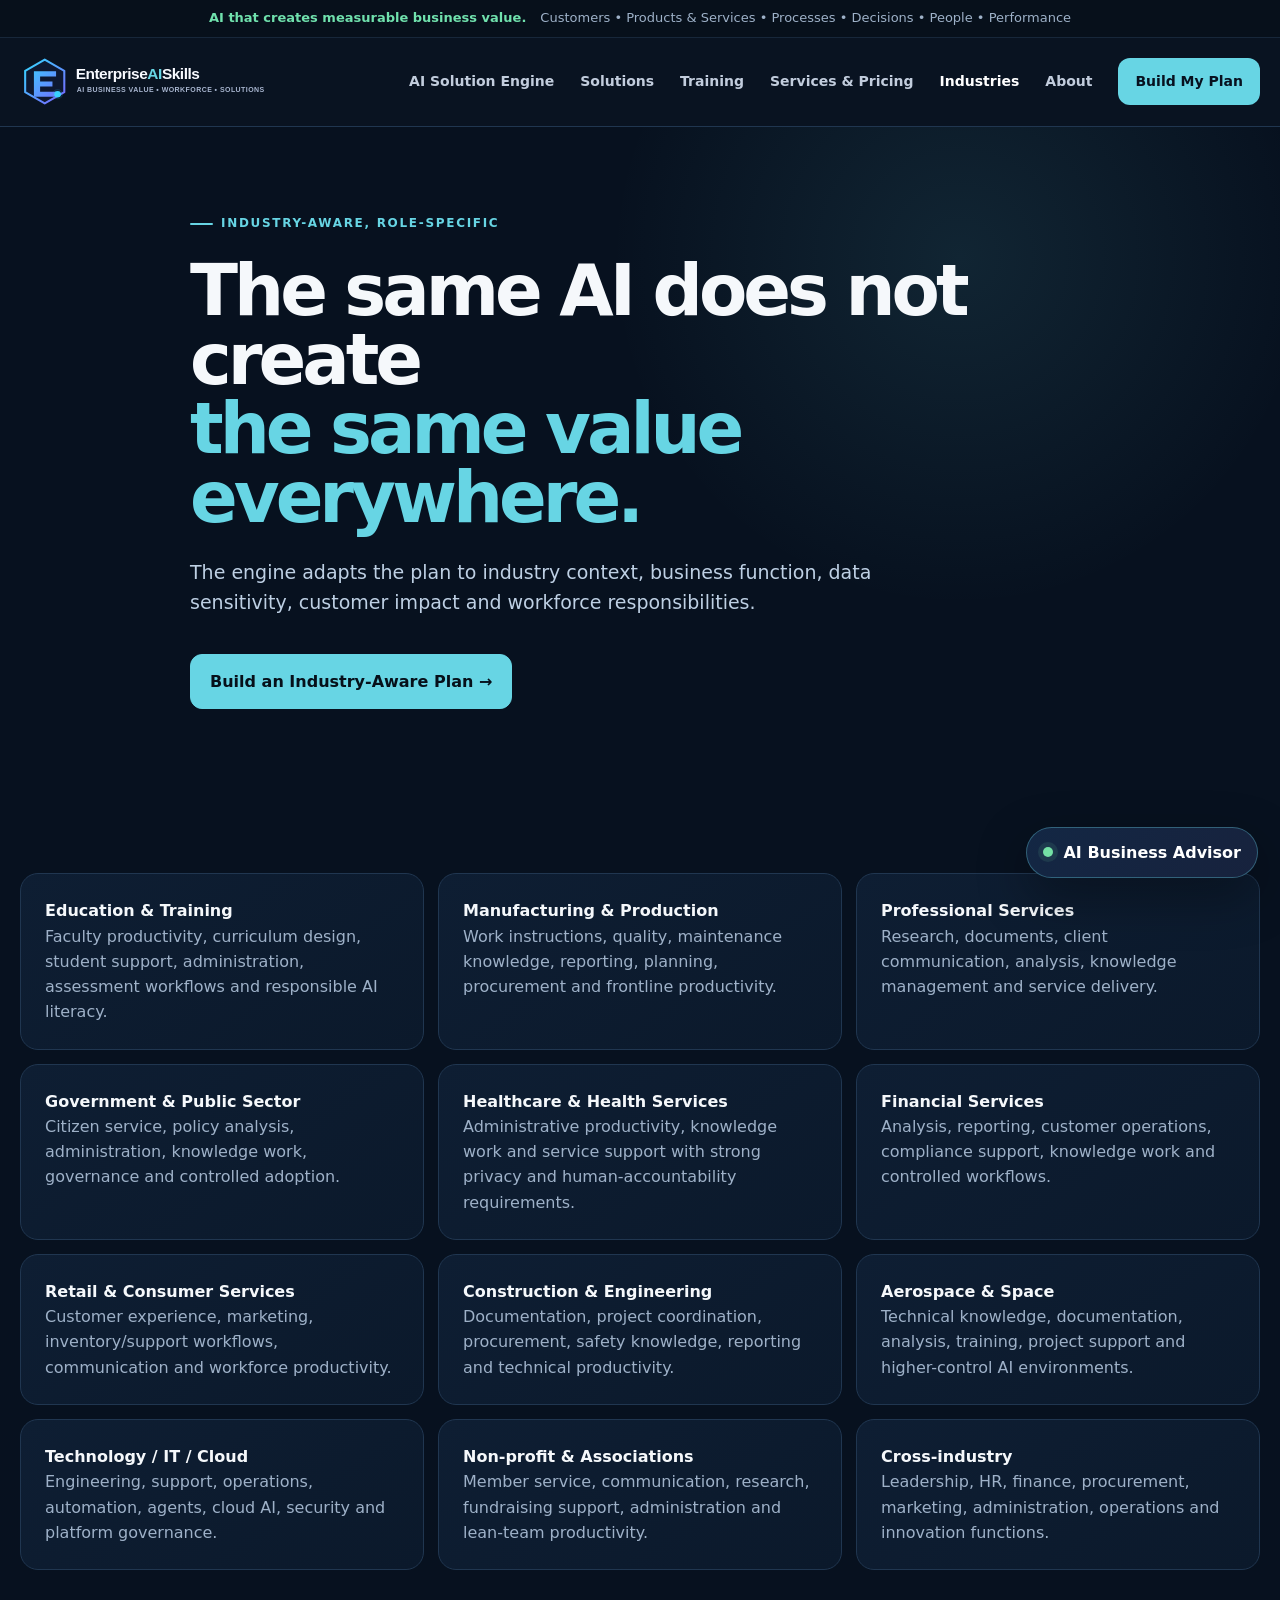
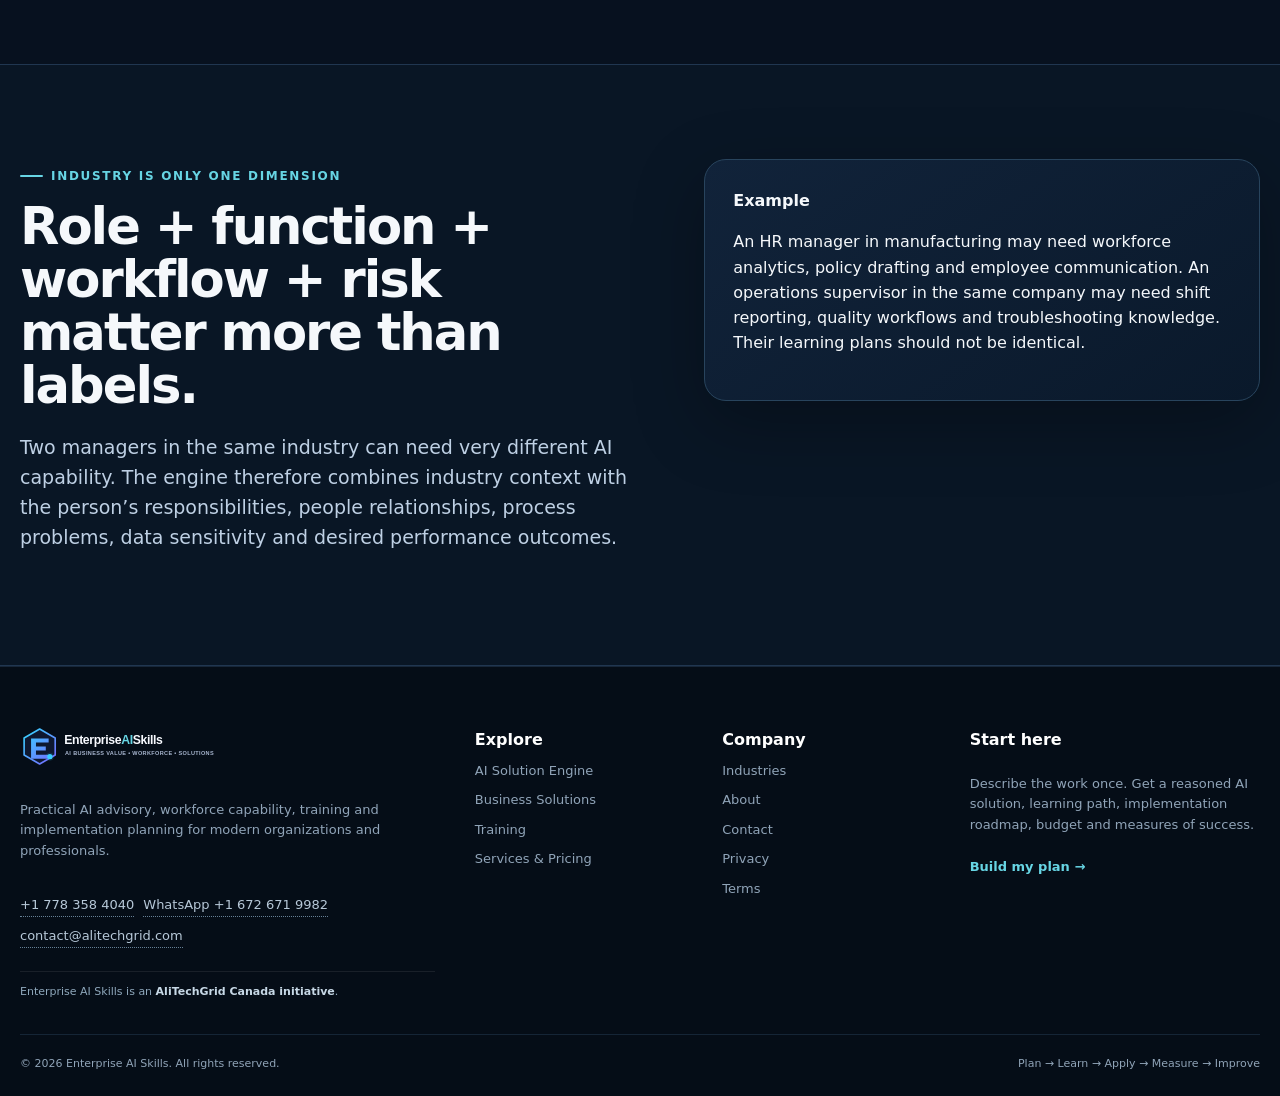
<file: industries.html>
<!doctype html>
<html lang="en">
<head>
<!-- Google tag (gtag.js) -->
<script async src="https://www.googletagmanager.com/gtag/js?id=G-HL64FS24QB"></script>
<script>
  window.dataLayer = window.dataLayer || [];
  function gtag(){dataLayer.push(arguments);}
  gtag('js', new Date());
  gtag('config', 'G-HL64FS24QB');
</script>

<meta charset="utf-8">
<meta name="viewport" content="width=device-width,initial-scale=1">
<title>Industries | Enterprise AI Skills</title>
<meta name="description" content="Applied AI business-value and workforce solutions for modern organizations across multiple industries.">
<meta name="theme-color" content="#07111f">
<meta name="robots" content="index,follow">
<link rel="canonical" href="https://enterpriseaiskills.com/industries.html">
<style>

:root{--bg:#07111f;--bg2:#0a1728;--panel:#0e1e33;--panel2:#11243b;--line:#203650;--text:#f5f8fb;--muted:#9eb1c8;--cyan:#67d5e4;--cyan2:#2bbbd1;--blue:#84a8ff;--gold:#f4c653;--green:#70e1ad;--red:#ff8f92;--white:#fff;--ink:#0d2033;--paper:#f5f8fb;--shadow:0 22px 70px rgba(0,0,0,.28);--radius:22px;--max:1240px}
*{box-sizing:border-box}html{scroll-behavior:smooth}body{margin:0;background:var(--bg);color:var(--text);font-family:Inter,ui-sans-serif,system-ui,-apple-system,BlinkMacSystemFont,"Segoe UI",Arial,sans-serif;line-height:1.58}a{color:inherit;text-decoration:none}button,input,select,textarea{font:inherit}.container{width:min(var(--max),calc(100% - 40px));margin:auto}.narrow{max-width:900px}.skip-link{position:absolute;left:-9999px;top:8px;background:#fff;color:#000;padding:8px 12px;z-index:1000}.skip-link:focus{left:8px}.announcement{background:#07101b;border-bottom:1px solid #17273a;font-size:13px;color:var(--muted)}.announcement .container{display:flex;justify-content:center;gap:14px;padding:8px 0}.announcement strong{color:var(--green)}
.site-header{position:sticky;top:0;z-index:100;background:rgba(10,20,34,.94);backdrop-filter:blur(18px);border-bottom:1px solid var(--line)}.nav-wrap{height:88px;display:flex;align-items:center;gap:28px}.brand{display:flex;align-items:center;gap:12px;min-width:max-content}.brand-mark{width:44px;height:44px;border:1px solid #2c5163;border-radius:13px;display:grid;place-items:center;color:var(--cyan);background:linear-gradient(145deg,#10263a,#0b1b2d)}.brand-word{display:flex;flex-direction:column;line-height:1.05}.brand-word b{font-size:19px}.brand-word small{font-size:9px;letter-spacing:1.6px;color:var(--muted);margin-top:6px}.accent{color:var(--cyan)}.main-nav{margin-left:auto;display:flex;align-items:center;gap:26px;font-weight:700;font-size:14px;color:#c2cddd}.main-nav a:hover,.main-nav a[aria-current="page"]{color:#fff}.nav-cta{padding:12px 17px;border-radius:12px;background:var(--cyan);color:#07111f!important}.nav-toggle{display:none;margin-left:auto;background:transparent;border:1px solid var(--line);color:#fff;border-radius:10px;padding:8px 12px}
.eyebrow,.kicker,.step-kicker{display:inline-flex;align-items:center;gap:8px;font-size:12px;font-weight:800;letter-spacing:1.7px;text-transform:uppercase;color:var(--cyan)}.eyebrow:before{content:"";width:23px;height:2px;background:var(--cyan);border-radius:3px}.hero{padding:94px 0 82px;background:radial-gradient(circle at 78% 18%,rgba(43,187,209,.13),transparent 30%),linear-gradient(rgba(255,255,255,.018) 1px,transparent 1px),linear-gradient(90deg,rgba(255,255,255,.018) 1px,transparent 1px);background-size:auto,72px 72px,72px 72px}.hero-grid{display:grid;grid-template-columns:1.05fr .95fr;gap:74px;align-items:center}.hero h1,.page-hero h1,.advisor-hero h1{font-size:clamp(48px,6.1vw,82px);line-height:.98;letter-spacing:-4px;margin:24px 0 24px}.hero h1 span,.page-hero h1 span,.advisor-hero h1 span{color:var(--cyan)}.hero-lead,.page-hero p,.advisor-hero p,.lead{font-size:19px;color:#bed0e4;max-width:760px}.hero-actions{display:flex;flex-wrap:wrap;gap:12px;margin:30px 0 22px}.btn{border:1px solid var(--line);border-radius:12px;padding:14px 19px;font-weight:800;display:inline-flex;align-items:center;justify-content:center;cursor:pointer;background:#122238;color:#fff;transition:.2s}.btn:hover{transform:translateY(-1px);border-color:#3d5876}.btn.primary{background:var(--cyan);border-color:var(--cyan);color:#06101a}.btn.secondary{background:#101d31}.btn.ghost{background:transparent}.btn.large{padding:17px 24px}.hero-proof,.advisor-proof{display:flex;flex-wrap:wrap;gap:14px;color:var(--muted);font-size:13px}.hero-proof span,.advisor-proof span{padding:6px 0}
.hero-engine-card{background:linear-gradient(145deg,rgba(18,37,61,.96),rgba(9,22,39,.96));border:1px solid #28415f;border-radius:26px;box-shadow:var(--shadow);overflow:hidden}.engine-card-head{padding:18px 20px;border-bottom:1px solid var(--line);display:grid;grid-template-columns:auto 1fr auto;gap:10px;align-items:center}.engine-card-head small{color:var(--muted)}.live-dot{width:9px;height:9px;border-radius:50%;background:var(--green);box-shadow:0 0 14px var(--green)}.engine-flow{padding:18px;display:grid;gap:10px}.engine-flow>div{display:grid;grid-template-columns:42px 1fr;gap:4px 12px;padding:14px 16px;border:1px solid #213753;border-radius:14px;background:rgba(255,255,255,.02)}.engine-flow span{grid-row:1/3;color:var(--cyan);font-weight:900;align-self:center}.engine-flow small{color:var(--muted)}.engine-output{margin:0 18px 18px;padding:16px;border-radius:15px;background:linear-gradient(110deg,rgba(103,213,228,.11),rgba(132,168,255,.09));border:1px solid #2d4f65}.engine-output p{font-size:20px;margin:3px 0 10px}.mini-tags{display:flex;flex-wrap:wrap;gap:7px}.mini-tags span{padding:5px 8px;border-radius:99px;background:#0b1a2e;color:#b9c8d8;font-size:11px;border:1px solid #29415e}
.value-strip{border-top:1px solid var(--line);border-bottom:1px solid var(--line);background:#0a1726}.value-strip .container{padding:20px 0;display:flex;align-items:center;gap:18px}.value-strip span{font-size:11px;text-transform:uppercase;letter-spacing:1.4px;color:var(--muted)}.value-chips{display:flex;flex-wrap:wrap;gap:10px}.value-chips b{font-size:13px;padding:8px 12px;border:1px solid #274059;border-radius:99px;background:#0c1c30}
.section{padding:94px 0}.section.alt{background:#091625;border-top:1px solid var(--line);border-bottom:1px solid var(--line)}.section-head{max-width:850px;margin-bottom:42px}.section-head h2,.split-grid h2,.cta-card h2{font-size:clamp(34px,4vw,54px);letter-spacing:-2px;line-height:1.04;margin:14px 0 16px}.section-head p{color:var(--muted);font-size:18px}.process-grid,.feature-grid{display:grid;grid-template-columns:repeat(4,1fr);gap:14px}.process-grid article,.feature-grid article,.stack-grid article,.service-grid article,.industry-grid article{padding:24px;border:1px solid var(--line);border-radius:18px;background:linear-gradient(145deg,#0e1e33,#0b192b)}.process-grid span,.feature-grid i,.stack-grid span,.service-grid span{display:inline-grid;place-items:center;width:36px;height:36px;border:1px solid #2e5065;border-radius:10px;color:var(--cyan);font-style:normal;font-weight:900}.process-grid h3,.feature-grid h3,.stack-grid h3,.service-grid h3{font-size:20px;margin:18px 0 8px}.process-grid p,.feature-grid p,.stack-grid p,.service-grid p,.industry-grid p{color:var(--muted);margin:0}.split-grid{display:grid;grid-template-columns:1.05fr .95fr;gap:70px;align-items:start}.role-list{display:grid;gap:9px;margin-top:30px}.role-list a{padding:15px 16px;border:1px solid var(--line);border-radius:13px;display:flex;justify-content:space-between;gap:15px;background:#0d1b2e}.role-list span{color:var(--muted);font-size:13px}.insight-card,.principle-card,.manifesto-card{border:1px solid #28445d;border-radius:22px;background:linear-gradient(145deg,#11233a,#0a192b);padding:28px;box-shadow:var(--shadow)}.insight-card h3{font-size:28px;line-height:1.15}.arrow-line{color:var(--cyan);font-size:22px;margin:8px 0}.result-bar{border-top:1px solid var(--line);margin-top:18px;padding-top:18px;display:grid;gap:5px}.result-bar span{color:var(--muted);font-size:12px;text-transform:uppercase;letter-spacing:1px}.result-bar b{color:var(--green)}.feature-grid{grid-template-columns:repeat(4,1fr)}.modern-stack{background:radial-gradient(circle at 20% 20%,rgba(132,168,255,.08),transparent 30%)}.stack-grid{display:grid;grid-template-columns:repeat(5,1fr);gap:12px}.stack-grid article{padding:20px}.cta-section{padding-top:0}.cta-card{display:flex;justify-content:space-between;align-items:center;gap:30px;border:1px solid #2e526a;border-radius:26px;padding:36px;background:linear-gradient(120deg,rgba(103,213,228,.12),rgba(132,168,255,.09),rgba(244,198,83,.05))}.cta-card h2{margin-top:0}.cta-card p{color:var(--muted);max-width:740px}
.page-hero,.advisor-hero{padding:80px 0 70px;background:radial-gradient(circle at 75% 20%,rgba(103,213,228,.1),transparent 32%)}.page-hero h1,.advisor-hero h1{font-size:clamp(46px,5.5vw,72px)}.page-hero .btn{margin-top:18px}.solution-domain-grid,.industry-grid{display:grid;grid-template-columns:repeat(3,1fr);gap:14px}.solution-domain-grid article{padding:26px;border:1px solid var(--line);border-radius:18px;background:#0c1b2e}.solution-domain-grid span{color:var(--cyan);font-weight:900}.solution-domain-grid h3{font-size:22px}.solution-domain-grid p{color:var(--muted)}.solution-domain-grid small{display:block;color:#9bb0c8;margin-top:5px}.architecture-grid{display:grid;grid-template-columns:repeat(4,1fr);gap:14px}.architecture-grid article{border:1px solid var(--line);border-radius:18px;padding:24px;background:#0d1d31}.arch-level{font-size:11px;letter-spacing:1.3px;color:var(--cyan);font-weight:900}.architecture-grid p{color:var(--muted)}.architecture-grid small{color:#87a1bc}.principle-card ol{padding-left:20px}.principle-card li{margin:10px 0;color:#c2d0df}
.training-grid{display:grid;grid-template-columns:repeat(3,1fr);gap:14px}.training-grid article{padding:26px;border:1px solid var(--line);border-radius:18px;background:#0d1c2f}.path-badge,.price-label{font-size:10px;letter-spacing:1.4px;color:var(--cyan);font-weight:900}.training-grid h3{font-size:22px}.training-grid p,.training-grid li{color:var(--muted)}.training-grid ul{padding-left:18px}.layer-timeline{display:grid;grid-template-columns:repeat(6,1fr);gap:10px}.layer-timeline>div{padding:20px 16px;border:1px solid var(--line);border-radius:16px;background:#0d1d30}.layer-timeline span{color:var(--cyan);font-weight:900}.layer-timeline b{display:block;margin:12px 0 4px}.layer-timeline p{font-size:13px;color:var(--muted)}.delivery-card{display:grid;grid-template-columns:repeat(2,1fr);gap:10px}.delivery-card>div{padding:18px;border:1px solid var(--line);border-radius:14px;background:#0d1d31;display:grid;gap:4px}.delivery-card span{color:var(--muted);font-size:13px}
.service-grid{display:grid;grid-template-columns:repeat(4,1fr);gap:14px}.pricing-grid{display:grid;grid-template-columns:repeat(3,1fr);gap:16px}.pricing-grid article{border:1px solid var(--line);border-radius:22px;padding:28px;background:#0c1b2e}.pricing-grid article.featured{border-color:#4c8a98;box-shadow:0 0 0 1px rgba(103,213,228,.16),var(--shadow)}.pricing-grid h3{font-size:25px}.price{font-size:28px;font-weight:900;color:#fff;margin:12px 0}.pricing-grid p,.pricing-grid li{color:var(--muted)}.pricing-grid ul{padding-left:18px}.pricing-note{margin-top:18px;padding:16px;border:1px solid #3d4650;border-radius:14px;background:#131d28;color:#aebdca}.budget-components{display:grid;grid-template-columns:repeat(3,1fr);gap:12px}.budget-components>div{padding:18px;border:1px solid var(--line);border-radius:14px;background:#0c1b2e;display:grid;gap:5px}.budget-components span{color:var(--muted);font-size:13px}.principles{display:grid;gap:14px;margin-top:25px}.principles>div{padding-left:18px;border-left:2px solid var(--cyan)}.principles p{margin:4px 0;color:var(--muted)}.manifesto-card h3{font-size:31px;line-height:1.1}.prose h2{margin-top:34px}.prose p{color:#b5c6d8}
/* Advisor */
.advisor-hero-grid{display:grid;grid-template-columns:1.1fr .7fr;gap:70px;align-items:start}.advisor-outcome-card{padding:24px;border:1px solid #2d4c65;border-radius:22px;background:#0c1d31}.advisor-outcome-card h2{font-size:25px}.advisor-outcome-card ul{padding-left:18px;color:#c2d1df}.advisor-note{font-size:12px!important;color:#8399b2!important;border-top:1px solid var(--line);padding-top:14px}.advisor-shell-section{padding:42px 0 90px}.advisor-app{display:grid;grid-template-columns:320px 1fr;border:1px solid #27415c;border-radius:24px;overflow:hidden;background:#0a1829;box-shadow:var(--shadow)}.advisor-sidebar{padding:26px;background:#0b192b;border-right:1px solid var(--line)}.advisor-side-head h2{font-size:22px}.advisor-steps{list-style:none;margin:25px 0;padding:0;display:grid;gap:8px}.advisor-steps li{display:grid;grid-template-columns:34px 1fr;gap:12px;padding:12px;border-radius:13px;color:#839ab1}.advisor-steps li>span{width:32px;height:32px;border:1px solid #2c425b;border-radius:9px;display:grid;place-items:center;font-weight:900}.advisor-steps li b{display:block;color:#adc0d2;font-size:13px}.advisor-steps li small{font-size:11px}.advisor-steps li.active{background:#10243a;color:var(--cyan)}.advisor-steps li.active>span{border-color:#4e8894;color:var(--cyan)}.advisor-steps li.active b{color:#fff}.advisor-privacy{padding:14px;border:1px solid #354154;border-radius:13px;background:#111b28;font-size:12px;color:#90a3b5}.advisor-privacy p{margin:5px 0 0}.advisor-panel{padding:30px}.advisor-progress{display:flex;align-items:center;gap:16px;margin-bottom:30px}.advisor-progress-track{height:7px;background:#14283e;border-radius:99px;flex:1;overflow:hidden}.advisor-progress-track span{display:block;height:100%;width:16.666%;background:linear-gradient(90deg,var(--cyan),var(--blue));transition:.25s}.advisor-progress b{font-size:12px;color:var(--muted)}.advisor-step>h2{font-size:34px;margin:9px 0}.advisor-step>p{color:var(--muted)}.question-block{margin-top:28px}.question-block h3{font-size:16px;margin:0 0 12px}.question-block h3 small{font-weight:400;color:var(--muted)}.option-grid{display:grid;grid-template-columns:repeat(2,1fr);gap:10px}.option-grid.compact{grid-template-columns:repeat(3,1fr)}.advisor-option,.value-option{border:1px solid #273e59;background:#0e1d31;color:#fff;border-radius:14px;padding:15px;text-align:left;cursor:pointer;transition:.15s}.advisor-option:hover,.value-option:hover{border-color:#4a7383;transform:translateY(-1px)}.advisor-option.selected,.value-option.selected{border-color:var(--cyan);background:rgba(103,213,228,.09);box-shadow:0 0 0 1px rgba(103,213,228,.12)}.advisor-option b,.value-option b{display:block}.advisor-option small,.value-option small{display:block;margin-top:5px;color:var(--muted);font-size:12px}.value-priority-grid{display:grid;grid-template-columns:repeat(3,1fr);gap:10px}.value-option span{font-size:11px;color:var(--cyan);font-weight:900}.two-col{display:grid;grid-template-columns:1fr 1fr;gap:18px}.select-wrap select,textarea{width:100%;background:#0e1d31;color:#fff;border:1px solid #29415d;border-radius:12px;padding:14px;outline:none}.select-wrap select:focus,textarea:focus{border-color:var(--cyan)}textarea{resize:vertical}.char-count{text-align:right;font-size:11px;color:var(--muted)}.finish-box{margin-top:25px;padding:18px;border:1px solid #2d5761;border-radius:14px;background:rgba(103,213,228,.06)}.finish-box p{margin:5px 0;color:var(--muted)}.advisor-nav{display:grid;grid-template-columns:auto 1fr auto;align-items:center;gap:16px;margin-top:32px;padding-top:22px;border-top:1px solid var(--line)}.advisor-save{text-align:center;color:#7f94aa;font-size:11px}.save-dot{display:inline-block;width:7px;height:7px;border-radius:50%;background:var(--green);margin-right:5px}.advisor-error{min-height:22px;margin-top:8px;color:var(--red);font-size:12px}
/* Generated plan */
.plan-section{padding:50px 0 100px;background:#eef4f7;color:var(--ink)}.plan-toolbar{display:flex;justify-content:space-between;align-items:center;gap:20px;margin-bottom:20px}.plan-toolbar .eyebrow{color:#147d8e}.plan-toolbar .eyebrow:before{background:#147d8e}.plan-toolbar h2{margin:5px 0}.plan-actions{display:flex;flex-wrap:wrap;gap:8px}.plan-actions .btn{background:#fff;color:#153047;border-color:#c7d5df}.plan-actions .btn.primary{background:#0c7e91;color:#fff;border-color:#0c7e91}.generated-plan{background:#fff;border:1px solid #d3dee5;border-radius:24px;overflow:hidden;box-shadow:0 20px 50px rgba(28,52,73,.12)}.plan-cover{padding:38px;background:linear-gradient(135deg,#071a2c,#0d3450);color:#fff;display:grid;grid-template-columns:1.1fr .9fr;gap:30px}.plan-cover .eyebrow{color:#76e1eb}.plan-cover h1{font-size:42px;line-height:1.05;margin:16px 0}.plan-cover p{color:#c6d9e8;font-size:17px}.plan-meta{display:grid;grid-template-columns:repeat(2,1fr);gap:9px}.plan-meta div{border:1px solid rgba(255,255,255,.14);border-radius:12px;padding:12px;background:rgba(255,255,255,.04)}.plan-meta span{display:block;color:#89a5bb;font-size:10px;text-transform:uppercase;letter-spacing:1px}.plan-meta b{font-size:13px}.plan-body{padding:38px}.plan-section-block{padding:30px 0;border-bottom:1px solid #dce5ea}.plan-section-block:last-child{border-bottom:0}.plan-section-block h2{font-size:27px;margin:0 0 12px}.plan-section-block .lead{color:#4b6274;font-size:16px}.summary-banner{padding:18px;border-radius:15px;background:#eaf7f8;border:1px solid #b9e0e5;margin:18px 0}.summary-banner b{color:#0c6574}.plan-summary-grid,.opportunity-grid,.solution-options,.tech-grid,.kpi-grid,.budget-grid,.assumption-grid{display:grid;grid-template-columns:repeat(3,1fr);gap:12px}.plan-summary-card,.opportunity-card,.tech-card,.kpi-card,.budget-card,.assumption-card{border:1px solid #d6e1e7;border-radius:14px;padding:16px;background:#fbfdfe}.plan-summary-card span,.kpi-card span,.budget-card span,.assumption-card span{font-size:10px;text-transform:uppercase;letter-spacing:1px;color:#6f8493}.plan-summary-card b,.kpi-card b,.budget-card b,.assumption-card b{display:block;margin:4px 0;color:#102e43}.plan-summary-card small,.opportunity-card p,.tech-card p,.budget-card small,.assumption-card small{color:#5f7382}.opportunity-card.high{border-top:4px solid #17a7ba}.opp-rank{font-size:10px;color:#118092;font-weight:900;text-transform:uppercase}.opportunity-card h3{margin:7px 0}.diagnosis-list{display:grid;gap:9px}.diagnosis-list div{padding:13px 15px;border-left:3px solid #1f9fb1;background:#f4f8fa}.solution-option{border:1px solid #d3dfe6;border-radius:16px;padding:18px;background:#fbfdfe;position:relative}.solution-option.recommended{border:2px solid #15889a;background:#f0fbfc}.recommend-badge{position:absolute;top:12px;right:12px;font-size:9px;letter-spacing:1px;background:#147f90;color:#fff;border-radius:99px;padding:5px 8px}.solution-option h3{font-size:21px;margin:5px 0}.solution-option p{color:#5a6e7d}.solution-option ul{padding-left:18px;color:#536b7b}.option-facts{display:grid;grid-template-columns:repeat(2,1fr);gap:6px;margin-top:12px}.option-facts div{padding:8px;border-radius:9px;background:#eef4f6}.option-facts span{display:block;font-size:9px;text-transform:uppercase;color:#758995}.option-facts b{font-size:12px}.reason-box{margin-top:15px;padding:16px;border-radius:14px;background:#102e43;color:#fff}.reason-box p{color:#c8d8e3;margin:5px 0}.tech-card small{display:inline-block;margin-top:7px;padding:4px 7px;border-radius:99px;background:#edf5f7;color:#267385}.learning-path{display:grid;gap:8px}.learning-module{display:grid;grid-template-columns:45px 1fr auto;gap:14px;align-items:center;border:1px solid #d8e2e8;border-radius:13px;padding:14px}.module-num{width:38px;height:38px;border-radius:10px;background:#e6f7f8;display:grid;place-items:center;color:#0a7888;font-weight:900}.learning-module h3{margin:0;font-size:17px}.learning-module p{margin:3px 0;color:#607786;font-size:13px}.module-badge{font-size:10px;padding:5px 8px;background:#eef2f5;border-radius:99px;color:#587080}.roadmap{display:grid;grid-template-columns:repeat(4,1fr);gap:10px}.roadmap-phase{padding:16px;border:1px solid #d6e1e7;border-radius:14px;background:#fbfdfe}.roadmap-time{font-size:10px;color:#0c7c8e;font-weight:900;text-transform:uppercase}.roadmap-phase h3{font-size:18px}.roadmap-phase ul{padding-left:18px;color:#5a6e7d;font-size:13px}.budget-total{font-size:30px;font-weight:900;color:#0c6677}.guardrail-list{display:grid;grid-template-columns:repeat(2,1fr);gap:10px}.guardrail-list div{padding:14px;border:1px solid #d7e1e7;border-radius:12px;background:#fbfdfe}.next-actions{counter-reset:item;display:grid;gap:9px}.next-actions div{display:grid;grid-template-columns:34px 1fr;gap:12px;align-items:start}.next-actions div:before{counter-increment:item;content:counter(item);width:30px;height:30px;border-radius:9px;background:#e4f6f8;color:#0a7586;display:grid;place-items:center;font-weight:900}.plan-note{padding:14px;border:1px solid #ead79e;background:#fff9e7;border-radius:12px;color:#685926}.plan-pills{display:flex;flex-wrap:wrap;gap:7px}.plan-pill{padding:6px 9px;border-radius:99px;background:#e8f5f7;color:#176879;font-size:11px;font-weight:700}
.site-footer{padding:60px 0 24px;background:#050d17;border-top:1px solid #17273a;color:#90a4b8}.footer-grid{display:grid;grid-template-columns:2fr 1fr 1fr 1.4fr;gap:40px}.footer-grid>div{display:flex;flex-direction:column;gap:9px}.footer-grid b{color:#fff}.footer-grid a{font-size:13px}.footer-grid p{font-size:13px}.footer-brand{margin-bottom:8px}.text-link{color:var(--cyan)!important;font-weight:800}.footer-bottom{border-top:1px solid #152536;margin-top:34px;padding-top:20px;display:flex;justify-content:space-between;font-size:11px}
@media(max-width:1050px){.main-nav{gap:16px;font-size:12px}.hero-grid,.split-grid,.advisor-hero-grid{grid-template-columns:1fr}.stack-grid{grid-template-columns:repeat(3,1fr)}.process-grid,.feature-grid,.service-grid{grid-template-columns:repeat(2,1fr)}.solution-domain-grid,.training-grid,.industry-grid{grid-template-columns:repeat(2,1fr)}.architecture-grid{grid-template-columns:repeat(2,1fr)}.layer-timeline{grid-template-columns:repeat(3,1fr)}.advisor-app{grid-template-columns:250px 1fr}.option-grid.compact{grid-template-columns:repeat(2,1fr)}.value-priority-grid{grid-template-columns:repeat(2,1fr)}.plan-cover{grid-template-columns:1fr}.solution-options,.plan-summary-grid,.opportunity-grid,.tech-grid,.kpi-grid,.budget-grid,.assumption-grid{grid-template-columns:repeat(2,1fr)}.roadmap{grid-template-columns:repeat(2,1fr)}.footer-grid{grid-template-columns:repeat(2,1fr)}}
@media(max-width:800px){.announcement span{display:none}.nav-wrap{height:72px}.brand-word small{display:none}.main-nav{display:none;position:absolute;left:20px;right:20px;top:78px;padding:14px;background:#0b1b2d;border:1px solid var(--line);border-radius:16px;flex-direction:column;align-items:stretch;box-shadow:var(--shadow)}.main-nav.open{display:flex}.main-nav a{padding:10px}.nav-toggle{display:block}.hero,.page-hero,.advisor-hero{padding:60px 0}.hero h1,.page-hero h1,.advisor-hero h1{letter-spacing:-2.5px}.value-strip .container{align-items:flex-start;flex-direction:column}.process-grid,.feature-grid,.stack-grid,.solution-domain-grid,.architecture-grid,.training-grid,.service-grid,.industry-grid,.pricing-grid,.budget-components,.layer-timeline{grid-template-columns:1fr}.cta-card{align-items:flex-start;flex-direction:column}.advisor-app{display:block}.advisor-sidebar{border-right:0;border-bottom:1px solid var(--line)}.advisor-steps{grid-template-columns:repeat(3,1fr)}.advisor-steps li{grid-template-columns:32px}.advisor-steps li div{display:none}.option-grid,.option-grid.compact,.value-priority-grid,.two-col{grid-template-columns:1fr}.advisor-panel{padding:22px}.advisor-nav{grid-template-columns:1fr 1fr}.advisor-save{display:none}.plan-toolbar{align-items:flex-start;flex-direction:column}.plan-body,.plan-cover{padding:24px}.solution-options,.plan-summary-grid,.opportunity-grid,.tech-grid,.kpi-grid,.budget-grid,.assumption-grid,.roadmap,.guardrail-list{grid-template-columns:1fr}.learning-module{grid-template-columns:42px 1fr}.module-badge{grid-column:2}.footer-grid{grid-template-columns:1fr 1fr}}
@media(max-width:520px){.container{width:min(100% - 28px,var(--max))}.hero h1,.page-hero h1,.advisor-hero h1{font-size:44px}.hero-lead,.page-hero p,.advisor-hero p{font-size:16px}.hero-actions .btn{width:100%}.process-grid,.feature-grid{grid-template-columns:1fr}.role-list a{align-items:flex-start;flex-direction:column}.advisor-steps{grid-template-columns:repeat(2,1fr)}.plan-meta{grid-template-columns:1fr}.footer-grid{grid-template-columns:1fr}.footer-bottom{flex-direction:column;gap:6px}}
@media print{body{background:#fff!important}.announcement,.site-header,.site-footer,.plan-toolbar{display:none!important}.plan-section{padding:0;background:#fff}.generated-plan{border:0;box-shadow:none}.plan-cover{print-color-adjust:exact;-webkit-print-color-adjust:exact}.plan-section-block{break-inside:avoid}.solution-option,.roadmap-phase,.learning-module,.tech-card{break-inside:avoid}}

/* V3.2 additions */
.course-price-row{display:grid;grid-template-columns:1fr 1fr;gap:8px;margin:16px 0}
.course-price-row div{padding:12px;border:1px solid var(--line);border-radius:12px;background:#0a1829}
.course-price-row span{display:block;color:var(--muted);font-size:11px;text-transform:uppercase;letter-spacing:.7px}
.course-price-row b{display:block;margin-top:3px;font-size:16px;color:#fff}
.course-meta{display:flex;flex-wrap:wrap;gap:7px;margin:10px 0 14px}
.course-meta span{font-size:11px;padding:5px 8px;border:1px solid #29415e;border-radius:99px;color:#bad0df;background:#0b1a2e}
.course-card-actions{display:flex;flex-wrap:wrap;gap:8px;margin-top:16px}
.contact-channel-grid{display:grid;grid-template-columns:repeat(4,1fr);gap:12px}
.contact-channel{padding:22px;border:1px solid var(--line);border-radius:18px;background:#0d1d31}
.contact-channel span{display:block;color:var(--cyan);font-size:11px;font-weight:900;letter-spacing:1px;text-transform:uppercase}
.contact-channel b{display:block;font-size:19px;margin:8px 0}
.contact-channel small{color:var(--muted)}
.contact-channel a{color:#fff;text-decoration:underline;text-underline-offset:3px}
.estimate-box{border:1px solid #3e7180;border-radius:18px;padding:20px;background:linear-gradient(120deg,rgba(103,213,228,.10),rgba(132,168,255,.06));margin:16px 0}
.estimate-box h3{margin:0 0 8px}
.estimate-total{font-size:30px;font-weight:900;color:var(--cyan)}
.fixed-course-rec{display:grid;grid-template-columns:1.2fr .7fr .7fr;gap:10px;align-items:center;border:1px solid var(--line);border-radius:14px;padding:15px;margin:9px 0;background:#0d1d30}
.fixed-course-rec small{color:var(--muted)}
.footer-contact{display:flex;flex-wrap:wrap;gap:9px;margin-top:12px;color:#b7c8d8;font-size:12px}
.footer-contact a{border-bottom:1px dotted #668096}
@media(max-width:1000px){.contact-channel-grid{grid-template-columns:repeat(2,1fr)}}
@media(max-width:800px){.contact-channel-grid{grid-template-columns:1fr}.course-price-row{grid-template-columns:1fr}.fixed-course-rec{grid-template-columns:1fr}}



/* V3.3 endorsed-brand architecture */
.brand-endorsement{
  margin-top:14px;
  padding-top:12px;
  border-top:1px solid rgba(255,255,255,.08);
  color:#8fa8bc;
  font-size:11px;
  line-height:1.5;
}
.brand-endorsement b{color:#c7d8e6;font-weight:800}
.brand-relationship{
  border:1px solid rgba(103,213,228,.22);
  border-radius:18px;
  padding:24px;
  background:linear-gradient(135deg,rgba(103,213,228,.07),rgba(132,168,255,.04));
}
.brand-relationship .relationship-label{
  display:inline-block;
  margin-bottom:10px;
  color:var(--cyan);
  font-size:11px;
  font-weight:900;
  letter-spacing:1px;
  text-transform:uppercase;
}
.brand-relationship h3{margin:0 0 9px}
.brand-relationship p{margin:0;color:var(--muted)}
.brand-relationship strong{color:#fff}
.shared-channel-note{
  margin-top:16px;
  padding:14px 16px;
  border-left:3px solid var(--cyan);
  border-radius:8px;
  background:rgba(103,213,228,.06);
  color:#aac0d1;
  font-size:12px;
}



/* V4.7 repaired production branding */
.brand.brand-logo-link{display:flex;align-items:center;min-width:320px;line-height:1}
.brand-logo-img{display:block;width:340px;max-width:100%;height:auto}
.footer-brand-logo{display:block;width:270px;max-width:100%;height:auto;margin-bottom:12px}
@media(max-width:1180px){
  .brand.brand-logo-link{min-width:275px}.brand-logo-img{width:295px}.main-nav{gap:18px}
}
@media(max-width:900px){.brand.brand-logo-link{min-width:0}.brand-logo-img{width:270px}}
@media(max-width:520px){.brand-logo-img{width:235px}}


/* Enterprise AI Skills — AI Business Advisor */
.eais-chat-launcher{
  position:fixed;right:22px;bottom:22px;z-index:9998;display:flex;align-items:center;gap:10px;
  padding:12px 16px;border-radius:999px;border:1px solid rgba(103,213,228,.35);
  background:linear-gradient(135deg,#132744,#17223d);color:#fff;font-weight:850;
  box-shadow:0 18px 50px rgba(0,0,0,.35);cursor:pointer
}
.eais-chat-launcher:hover{transform:translateY(-1px);border-color:#67d5e4}
.eais-chat-dot{width:10px;height:10px;border-radius:50%;background:#74e0a5;box-shadow:0 0 0 5px rgba(116,224,165,.10)}
.eais-chat-panel{
  position:fixed;right:22px;bottom:82px;z-index:9999;width:min(390px,calc(100vw - 28px));
  height:min(620px,calc(100vh - 120px));display:none;flex-direction:column;overflow:hidden;
  border:1px solid #29425f;border-radius:22px;background:#0b1628;box-shadow:0 30px 80px rgba(0,0,0,.48)
}
.eais-chat-panel.open{display:flex}
.eais-chat-head{display:flex;align-items:center;justify-content:space-between;gap:14px;padding:16px 18px;background:linear-gradient(135deg,#122944,#17223d);border-bottom:1px solid #233a55}
.eais-chat-title{display:flex;align-items:center;gap:10px}.eais-chat-title b{display:block;font-size:15px}
.eais-chat-title small{display:block;color:#9ab1c5;margin-top:2px;font-size:11px}
.eais-chat-close{border:0;background:transparent;color:#b8c9d8;font-size:24px;cursor:pointer;padding:2px 6px}
.eais-chat-body{flex:1;overflow:auto;padding:16px}.eais-msg{display:flex;margin:0 0 12px}
.eais-msg.bot{justify-content:flex-start}.eais-msg.user{justify-content:flex-end}
.eais-bubble{max-width:88%;padding:11px 13px;border-radius:15px;font-size:13px;line-height:1.55}
.eais-msg.bot .eais-bubble{background:#13243b;border:1px solid #263e5a;color:#eef6fb;border-bottom-left-radius:5px}
.eais-msg.user .eais-bubble{background:#67d5e4;color:#06111f;border-bottom-right-radius:5px;font-weight:700}
.eais-quick{display:flex;flex-wrap:wrap;gap:7px;margin:6px 0 14px}
.eais-chip{border:1px solid #355474;background:#0f1f34;color:#d7e6f0;padding:8px 10px;border-radius:999px;font-size:11px;font-weight:800;cursor:pointer}
.eais-chip:hover{border-color:#67d5e4;color:#fff}
.eais-chat-input-wrap{padding:12px;border-top:1px solid #223852;background:#0a1423}
.eais-chat-input-row{display:flex;gap:8px}.eais-chat-input{flex:1;min-width:0;border:1px solid #2c4562;border-radius:13px;background:#101f33;color:#fff;padding:11px 12px;outline:none;font:inherit;font-size:13px}
.eais-chat-input:focus{border-color:#67d5e4}.eais-chat-send{border:0;border-radius:12px;background:#67d5e4;color:#06111f;padding:0 14px;font-weight:900;cursor:pointer}
.eais-chat-note{margin-top:8px;color:#738da3;font-size:10px;line-height:1.4}
.eais-chat-card{margin:8px 0;padding:12px;border:1px solid #28415e;border-radius:14px;background:#0f1f33}
.eais-chat-card b{display:block;color:#fff;margin-bottom:4px}.eais-chat-card small{display:block;color:#9bb1c3;line-height:1.45}
.eais-chat-card a{display:inline-block;margin-top:8px;color:#67d5e4;font-size:12px;font-weight:900}
@media(max-width:700px){.eais-chat-launcher{right:12px;bottom:12px}.eais-chat-panel{right:10px;bottom:72px;width:calc(100vw - 20px);height:calc(100vh - 92px);border-radius:18px}}
@media print{.eais-chat-launcher,.eais-chat-panel{display:none!important}}

</style>
<link rel="icon" type="image/svg+xml" href="assets/favicon.svg">
<meta property="og:title" content="Industries | Enterprise AI Skills">
<meta property="og:description" content="Applied AI business-value and workforce solutions for modern organizations across multiple industries.">
<meta property="og:type" content="website">
<meta property="og:url" content="https://enterpriseaiskills.com/industries.html">
<meta name="twitter:card" content="summary">
<link rel="manifest" href="site.webmanifest">
</head>
<body>
<a class="skip-link" href="#main">Skip to content</a>
<div class="announcement"><div class="container"><strong>AI that creates measurable business value.</strong><span>Customers • Products & Services • Processes • Decisions • People • Performance</span></div></div>
<header class="site-header"><div class="container nav-wrap">
<a class="brand brand-logo-link" href="index.html" aria-label="Enterprise AI Skills home"><img class="brand-logo-img" src="assets/logo.svg" alt="EnterpriseAISkills — AI Business Value, Workforce, Solutions"></a>
<button class="nav-toggle" aria-label="Open navigation" aria-expanded="false">☰</button>
<nav class="main-nav" aria-label="Main navigation">
<a href="advisor.html">AI Solution Engine</a>
<a href="solutions.html">Solutions</a>
<a href="training.html">Training</a>
<a href="services.html">Services & Pricing</a>
<a href="industries.html" aria-current="page">Industries</a>
<a href="about.html">About</a>
<a class="nav-cta" href="advisor.html">Build My Plan</a>
</nav>
</div></header>
<main id="main">
<section class="page-hero"><div class="container narrow"><span class="eyebrow">INDUSTRY-AWARE, ROLE-SPECIFIC</span><h1>The same AI does not create<br><span>the same value everywhere.</span></h1><p>The engine adapts the plan to industry context, business function, data sensitivity, customer impact and workforce responsibilities.</p><a class="btn primary" href="advisor.html">Build an Industry-Aware Plan →</a></div></section>
<section class="section"><div class="container"><div class="industry-grid"><article><b>Education & Training</b><p>Faculty productivity, curriculum design, student support, administration, assessment workflows and responsible AI literacy.</p></article><article><b>Manufacturing & Production</b><p>Work instructions, quality, maintenance knowledge, reporting, planning, procurement and frontline productivity.</p></article><article><b>Professional Services</b><p>Research, documents, client communication, analysis, knowledge management and service delivery.</p></article><article><b>Government & Public Sector</b><p>Citizen service, policy analysis, administration, knowledge work, governance and controlled adoption.</p></article><article><b>Healthcare & Health Services</b><p>Administrative productivity, knowledge work and service support with strong privacy and human-accountability requirements.</p></article><article><b>Financial Services</b><p>Analysis, reporting, customer operations, compliance support, knowledge work and controlled workflows.</p></article><article><b>Retail & Consumer Services</b><p>Customer experience, marketing, inventory/support workflows, communication and workforce productivity.</p></article><article><b>Construction & Engineering</b><p>Documentation, project coordination, procurement, safety knowledge, reporting and technical productivity.</p></article><article><b>Aerospace & Space</b><p>Technical knowledge, documentation, analysis, training, project support and higher-control AI environments.</p></article><article><b>Technology / IT / Cloud</b><p>Engineering, support, operations, automation, agents, cloud AI, security and platform governance.</p></article><article><b>Non-profit & Associations</b><p>Member service, communication, research, fundraising support, administration and lean-team productivity.</p></article><article><b>Cross-industry</b><p>Leadership, HR, finance, procurement, marketing, administration, operations and innovation functions.</p></article></div></div></section>
<section class="section alt"><div class="container split-grid"><div><span class="eyebrow">INDUSTRY IS ONLY ONE DIMENSION</span><h2>Role + function + workflow + risk matter more than labels.</h2><p class="lead">Two managers in the same industry can need very different AI capability. The engine therefore combines industry context with the person’s responsibilities, people relationships, process problems, data sensitivity and desired performance outcomes.</p></div><aside class="principle-card"><b>Example</b><p>An HR manager in manufacturing may need workforce analytics, policy drafting and employee communication. An operations supervisor in the same company may need shift reporting, quality workflows and troubleshooting knowledge. Their learning plans should not be identical.</p></aside></div></section>
</main>
<footer class="site-footer"><div class="container footer-grid"><div><a class="footer-brand-link" href="index.html" aria-label="Enterprise AI Skills home"><img class="footer-brand-logo" src="assets/logo.svg" alt="EnterpriseAISkills — AI Business Value, Workforce, Solutions"></a><p>Practical AI advisory, workforce capability, training and implementation planning for modern organizations and professionals.</p><div class="footer-contact"><a href="tel:+17783584040">+1 778 358 4040</a><a href="https://wa.me/16726719982">WhatsApp +1 672 671 9982</a><a href="mailto:contact@alitechgrid.com">contact@alitechgrid.com</a></div><div class="brand-endorsement">Enterprise AI Skills is an <b>AliTechGrid Canada initiative</b>.</div></div><div><b>Explore</b><a href="advisor.html">AI Solution Engine</a><a href="solutions.html">Business Solutions</a><a href="training.html">Training</a><a href="services.html">Services & Pricing</a></div><div><b>Company</b><a href="industries.html">Industries</a><a href="about.html">About</a><a href="contact.html">Contact</a><a href="privacy.html">Privacy</a><a href="terms.html">Terms</a></div><div><b>Start here</b><p>Describe the work once. Get a reasoned AI solution, learning path, implementation roadmap, budget and measures of success.</p><a class="text-link" href="advisor.html">Build my plan →</a></div></div><div class="container footer-bottom"><span>© 2026 Enterprise AI Skills. All rights reserved.</span><span>Plan → Learn → Apply → Measure → Improve</span></div></footer>
<script>

(()=>{const toggle=document.querySelector('.nav-toggle');const nav=document.querySelector('.main-nav');if(toggle&&nav){toggle.addEventListener('click',()=>{const open=nav.classList.toggle('open');toggle.setAttribute('aria-expanded',String(open));toggle.textContent=open?'×':'☰'});}document.querySelectorAll('a[href^="#"]').forEach(a=>a.addEventListener('click',e=>{const id=a.getAttribute('href');if(id.length>1){const el=document.querySelector(id);if(el){e.preventDefault();el.scrollIntoView({behavior:'smooth'});}}}));})();

</script>

<button class="eais-chat-launcher" id="eaisChatLauncher" aria-haspopup="dialog" aria-controls="eaisChatPanel" aria-expanded="false">
<span class="eais-chat-dot" aria-hidden="true"></span><span>AI Business Advisor</span>
</button>
<section class="eais-chat-panel" id="eaisChatPanel" role="dialog" aria-modal="false" aria-label="Enterprise AI Skills AI Business Advisor">
<div class="eais-chat-head">
  <div class="eais-chat-title"><span class="eais-chat-dot" aria-hidden="true"></span><div><b>AI Business Advisor</b><small>Training • Solutions • Budget • Next steps</small></div></div>
  <button class="eais-chat-close" id="eaisChatClose" aria-label="Close chat">×</button>
</div>
<div class="eais-chat-body" id="eaisChatBody"></div>
<div class="eais-chat-input-wrap">
  <div class="eais-chat-input-row"><input class="eais-chat-input" id="eaisChatInput" type="text" maxlength="500" placeholder="Describe your work or problem..." aria-label="Message the AI Business Advisor"><button class="eais-chat-send" id="eaisChatSend">Send</button></div>
  <div class="eais-chat-note">Do not enter confidential, personal, regulated, proprietary or security-sensitive information.</div>
</div>
</section>

<script>

(function(){
const $=s=>document.querySelector(s),launcher=$('#eaisChatLauncher'),panel=$('#eaisChatPanel'),closeBtn=$('#eaisChatClose'),body=$('#eaisChatBody'),input=$('#eaisChatInput'),send=$('#eaisChatSend');
if(!launcher||!panel||!body)return;
let started=false;
const esc=s=>String(s||'').replace(/[&<>"']/g,m=>({'&':'&amp;','<':'&lt;','>':'&gt;','"':'&quot;',"'":'&#39;'}[m]));
function scrollBottom(){body.scrollTop=body.scrollHeight}
function bot(text,html=false){const r=document.createElement('div');r.className='eais-msg bot';const b=document.createElement('div');b.className='eais-bubble';html?b.innerHTML=text:b.textContent=text;r.appendChild(b);body.appendChild(r);scrollBottom()}
function user(text){const r=document.createElement('div');r.className='eais-msg user';const b=document.createElement('div');b.className='eais-bubble';b.textContent=text;r.appendChild(b);body.appendChild(r);scrollBottom()}
function card(title,desc,href,label){bot(`<div class="eais-chat-card"><b>${esc(title)}</b><small>${esc(desc)}</small><a href="${href}">${esc(label||'Open →')}</a></div>`,true)}
function chips(items){const w=document.createElement('div');w.className='eais-quick';items.forEach(([label,value])=>{const b=document.createElement('button');b.className='eais-chip';b.textContent=label;b.addEventListener('click',()=>handle(value||label,label));w.appendChild(b)});body.appendChild(w);scrollBottom()}
function classify(t){t=t.toLowerCase();
 if(/price|pricing|cost|budget|estimate|quote|quotation|how much/.test(t))return'estimate';
 if(/team|staff|employee|workforce|department|group|supervisor/.test(t)&&/train|learn|skill|program/.test(t))return'teamtraining';
 if(/myself|individual|career|job|personal/.test(t)||(/train|learn|program/.test(t)&&!/team|staff|employee|workforce|department|group/.test(t)))return'individual';
 if(/customer|client|service|sales|response|experience/.test(t))return'customers';
 if(/product|service offering|innovation|new service|new product/.test(t))return'products';
 if(/process|workflow|manual|repetitive|automation|delay|slow|approval/.test(t))return'process';
 if(/decision|analysis|report|insight|forecast|planning/.test(t))return'decisions';
 if(/people|manager|boss|colleague|team member|direct report|communication|meeting|hr/.test(t))return'people';
 if(/performance|productivity|quality|cost|revenue|growth|kpi/.test(t))return'performance';
 if(/problem|solution|implement|implementation|strategy|advis/.test(t))return'solution';
 if(/contact|phone|whatsapp|email|talk|speak/.test(t))return'contact';
 return'general'}
function welcome(){if(started)return;started=true;bot("Welcome. You do not need to know AI terminology. Tell me what you want to improve, and I’ll guide you to the fastest useful next step.");chips([["Improve customers","customers"],["Improve a process","process"],["Train myself","individual training"],["Train my team","team training"],["Get budget & schedule","estimate"],["Solve a business problem","solution"]])}
function handle(value,shown){const text=(value||'').trim();if(!text)return;user(shown||text);input.value='';const intent=classify(text);
 if(intent==='estimate'){bot("For a useful estimate, the site should first understand your role, organization size, priority, urgency and whether you need training only or implementation support.");card("Generate an Estimate Plan","Receive a recommended option, estimated investment range, schedule and assumptions.","advisor.html","Generate estimate →");return}
 if(intent==='teamtraining'){bot("For teams, choose standard role-based training when the need is clear, or generate a customized team plan when workflows, governance or implementation matter.");card("Private Team Training","Practical role-based AI training with standard fees.","training.html#fixed-courses","View team training →");card("Custom Team AI Plan","Best for department-specific workflows, governance, implementation or KPIs.","advisor.html","Build team plan →");return}
 if(intent==='individual'){bot("Start from your actual job rather than random AI tools.");card("AI Career & Professional Productivity","A practical training program for individual professionals.","training.html#fixed-courses","View training →");card("Personal AI Work Plan","Generate a tailored learning and workplace application path.","advisor.html","Build my plan →");return}
 if(intent==='customers'){bot("AI can support customer communication, service quality, response time, knowledge access, sales support and customer insight.");chips([["Faster customer response","process"],["Better customer insights","decisions"],["Train customer-facing staff","team training"],["Build full solution plan","solution"]]);return}
 if(intent==='products'){bot("For products and services, useful AI opportunities include research, customer insight, service design, quality, personalization and faster iteration.");card("Build Product/Service AI Plan","Map opportunities, skills, implementation, budget, schedule and measures of value.","advisor.html","Start plan →");return}
 if(intent==='process'){bot("Process improvement is strongest where work is repetitive, slow, manual, error-prone or dependent on too much searching, copying, reporting or follow-up.");card("Analyze My Process","Generate alternative solutions, recommended skills, implementation steps, estimate and KPIs.","advisor.html","Analyze process →");return}
 if(intent==='decisions'){bot("AI can improve decisions by summarizing evidence, comparing options, identifying patterns and surfacing risks. Human accountability remains essential.");card("Build Decision-Support Plan","Map the decision, information sources, skills, controls and measures.","advisor.html","Build plan →");return}
 if(intent==='people'){bot("For people and collaboration, focus on managers, direct reports, colleagues, customers, suppliers and stakeholders: meetings, communication, coaching, knowledge sharing and coordination.");card("AI Training for Managers, Supervisors & Teams","Choose a role-based training pathway.","training.html#fixed-courses","View training →");return}
 if(intent==='performance'){bot("Measure performance in business terms: time saved, turnaround, quality, error rate, customer response, revenue support, cost, employee capability and decision speed.");card("Build a Measurable AI Plan","Link recommendations to KPIs and implementation milestones.","advisor.html","Build measurable plan →");return}
 if(intent==='solution'){bot("Describe the work once. The AI Solution Engine maps the problem to business value, compares approaches, recommends the best fit, and produces training, implementation, estimated budget, schedule and KPIs.");card("AI Business Value & Workforce Solution Engine","For customers, products/services, processes, decisions, people and performance.","advisor.html","Build my solution plan →");return}
 if(intent==='contact'){bot(`<div class="eais-chat-card"><b>Contact Enterprise AI Skills</b><small>Business: +1 778 358 4040<br>WhatsApp: +1 672 671 9982<br>Email: contact@alitechgrid.com</small><a href="contact.html">Open contact page →</a></div>`,true);return}
 bot("Choose the closest business objective below—or describe the specific work causing the problem.");chips([["Customers","customers"],["Products & Services","products"],["Processes","process"],["Decisions","decisions"],["People","people"],["Performance","performance"],["Budget & schedule","estimate"],["Training","team training"]])
}
launcher.addEventListener('click',()=>{const open=panel.classList.toggle('open');launcher.setAttribute('aria-expanded',open?'true':'false');if(open){welcome();setTimeout(()=>input.focus(),50)}});
closeBtn.addEventListener('click',()=>{panel.classList.remove('open');launcher.setAttribute('aria-expanded','false');launcher.focus()});
send.addEventListener('click',()=>handle(input.value));input.addEventListener('keydown',e=>{if(e.key==='Enter'){e.preventDefault();handle(input.value)}});
document.addEventListener('keydown',e=>{if(e.key==='Escape'&&panel.classList.contains('open'))closeBtn.click()});
})();

</script>

<script>
/* Enterprise AI Skills GA4 business-event tracking.
   Tracks actions only; it does NOT send Advisor/chatbot text or form content. */
(function(){
  if (typeof window.gtag !== 'function') return;

  function track(name, params){
    var base = {
      page_path: window.location.pathname,
      page_title: document.title
    };
    window.gtag('event', name, Object.assign(base, params || {}));
  }
  window.eaisTrack = track;

  function cleanLabel(el){
    return ((el && el.textContent) || '').replace(/\s+/g,' ').trim().slice(0,80);
  }

  document.addEventListener('click', function(e){
    var el = e.target.closest('a,button');
    if (!el) return;

    var href = el.getAttribute('href') || '';
    var label = cleanLabel(el);

    if (href.indexOf('https://wa.me/') === 0) {
      track('whatsapp_clicked', {cta_label: label || 'WhatsApp'});
      track('contact_intent', {channel:'whatsapp'});
    }
    if (href.indexOf('tel:') === 0) {
      track('phone_clicked', {cta_label: label || 'Phone'});
      track('contact_intent', {channel:'phone'});
    }
    if (href.indexOf('mailto:') === 0) {
      track('email_clicked', {cta_label: label || 'Email'});
      track('contact_intent', {channel:'email'});
    }

    if (href.indexOf('advisor.html') !== -1 && /build|plan|solution|estimate/i.test(label)) {
      track('build_plan_clicked', {cta_label: label});
    }
    if (href.indexOf('training.html') !== -1) {
      track('training_clicked', {cta_label: label});
    }
    if (href.indexOf('contact.html') !== -1) {
      track('contact_page_clicked', {cta_label: label});
    }
    if (/estimate/i.test(label)) {
      track('estimate_requested', {cta_label: label});
    }

    if (el.matches('[data-plan-download]')) {
      track('plan_downloaded', {format:'html'});
    }
    if (el.matches('[data-plan-print]')) {
      track('plan_print_or_pdf', {format:'print_pdf'});
    }
    if (el.matches('[data-plan-copy]')) {
      track('plan_summary_copied');
    }

    if (el.id === 'eaisChatLauncher') {
      setTimeout(function(){
        if (el.getAttribute('aria-expanded') === 'true') {
          track('advisor_chat_opened');
        }
      }, 0);
    }

    if (el.matches('[data-next]') && /advisor\.html$/.test(window.location.pathname)) {
      try {
        if (!sessionStorage.getItem('eais_plan_started')) {
          sessionStorage.setItem('eais_plan_started','1');
          track('plan_started');
        }
      } catch(x) {
        track('plan_started');
      }
    }
  });

  function pageEvent(){
    var path = window.location.pathname;
    if (/training\.html$/.test(path)) track('training_viewed');
    if (/services\.html$/.test(path)) track('services_pricing_viewed');
    if (/contact\.html$/.test(path)) track('contact_page_viewed');
    if (/advisor\.html$/.test(path)) track('solution_engine_viewed');
  }

  if (document.readyState === 'loading') {
    document.addEventListener('DOMContentLoaded', pageEvent);
  } else {
    pageEvent();
  }

  /* Record a completed plan only when the generated-plan section actually becomes visible. */
  if (/advisor\.html$/.test(window.location.pathname)) {
    function watchPlan(){
      var section = document.querySelector('[data-plan-section]');
      if (!section) return;

      var sent = false;
      function check(){
        if (!section.hidden && !sent) {
          sent = true;
          track('plan_completed');
        }
      }
      check();
      new MutationObserver(check).observe(section, {
        attributes:true,
        attributeFilter:['hidden']
      });
    }

    if (document.readyState === 'loading') {
      document.addEventListener('DOMContentLoaded', watchPlan);
    } else {
      watchPlan();
    }
  }
})();
</script>

</body></html>
</file>
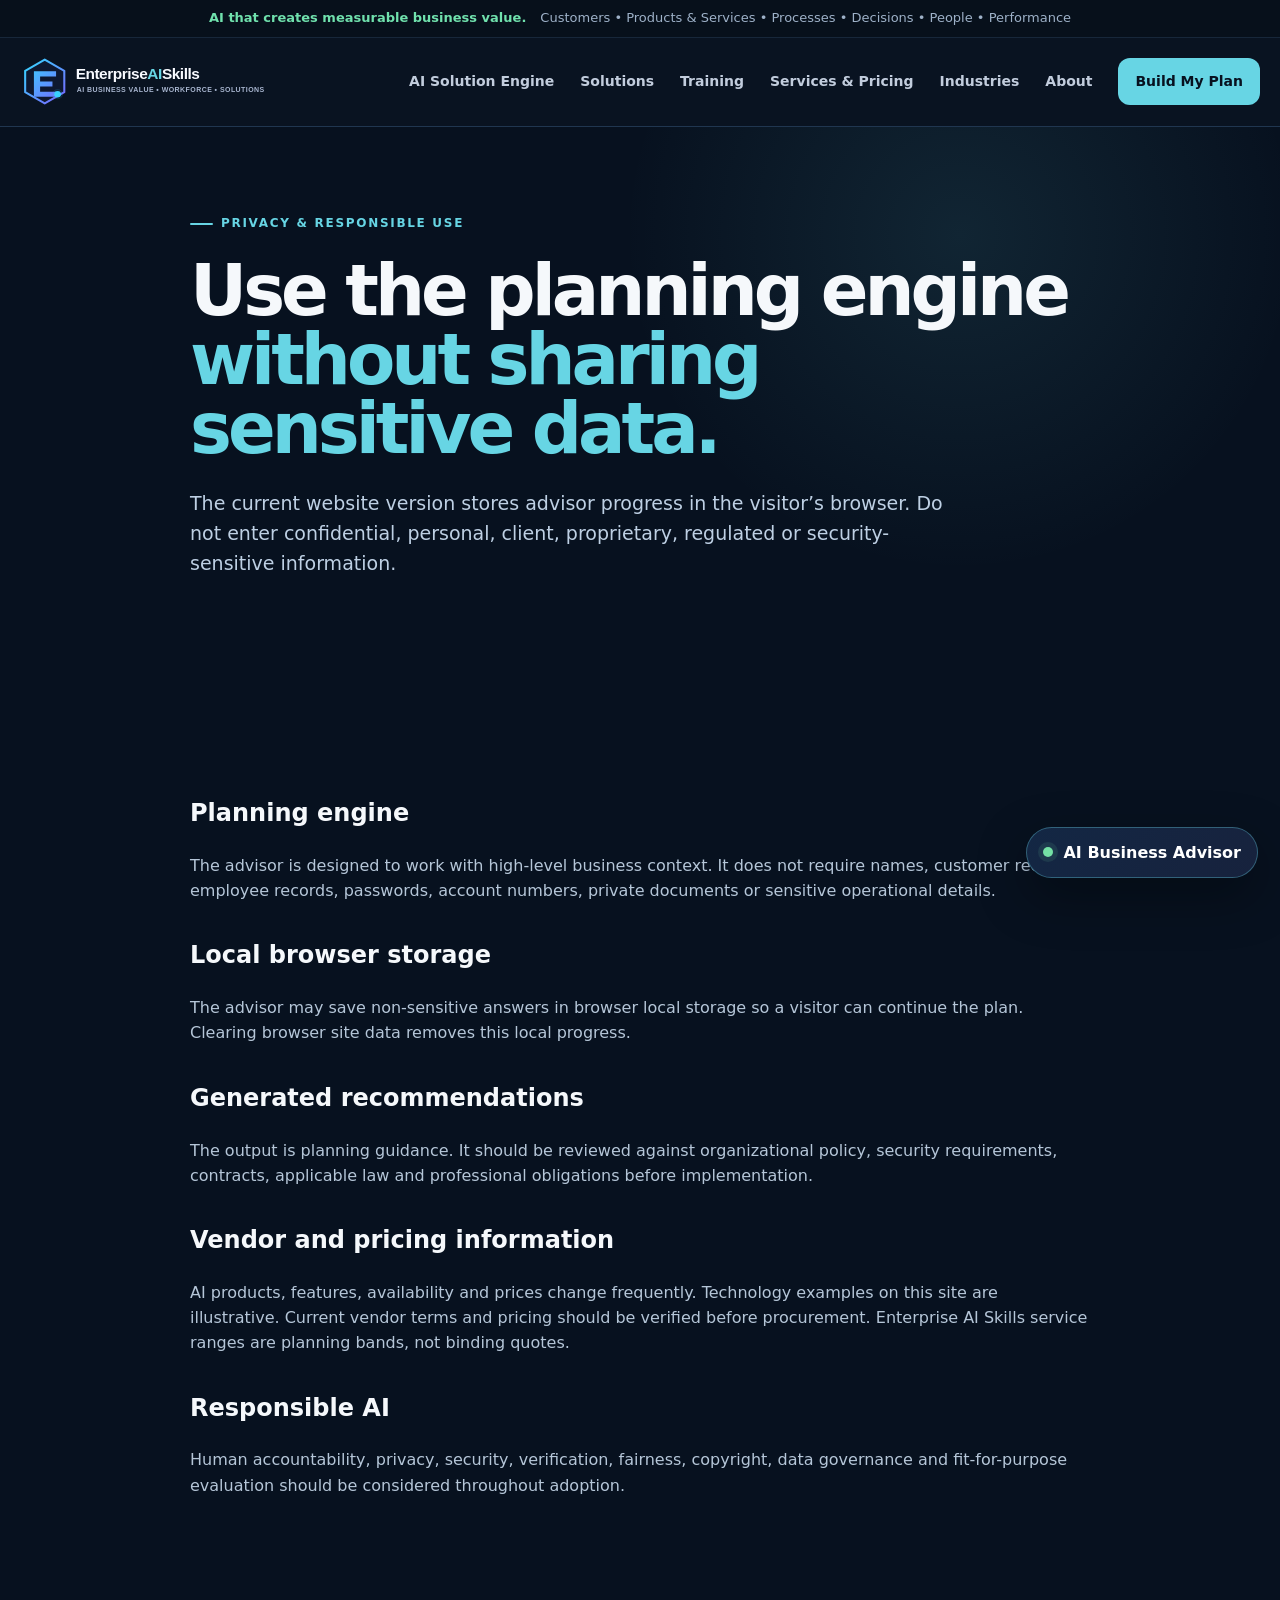
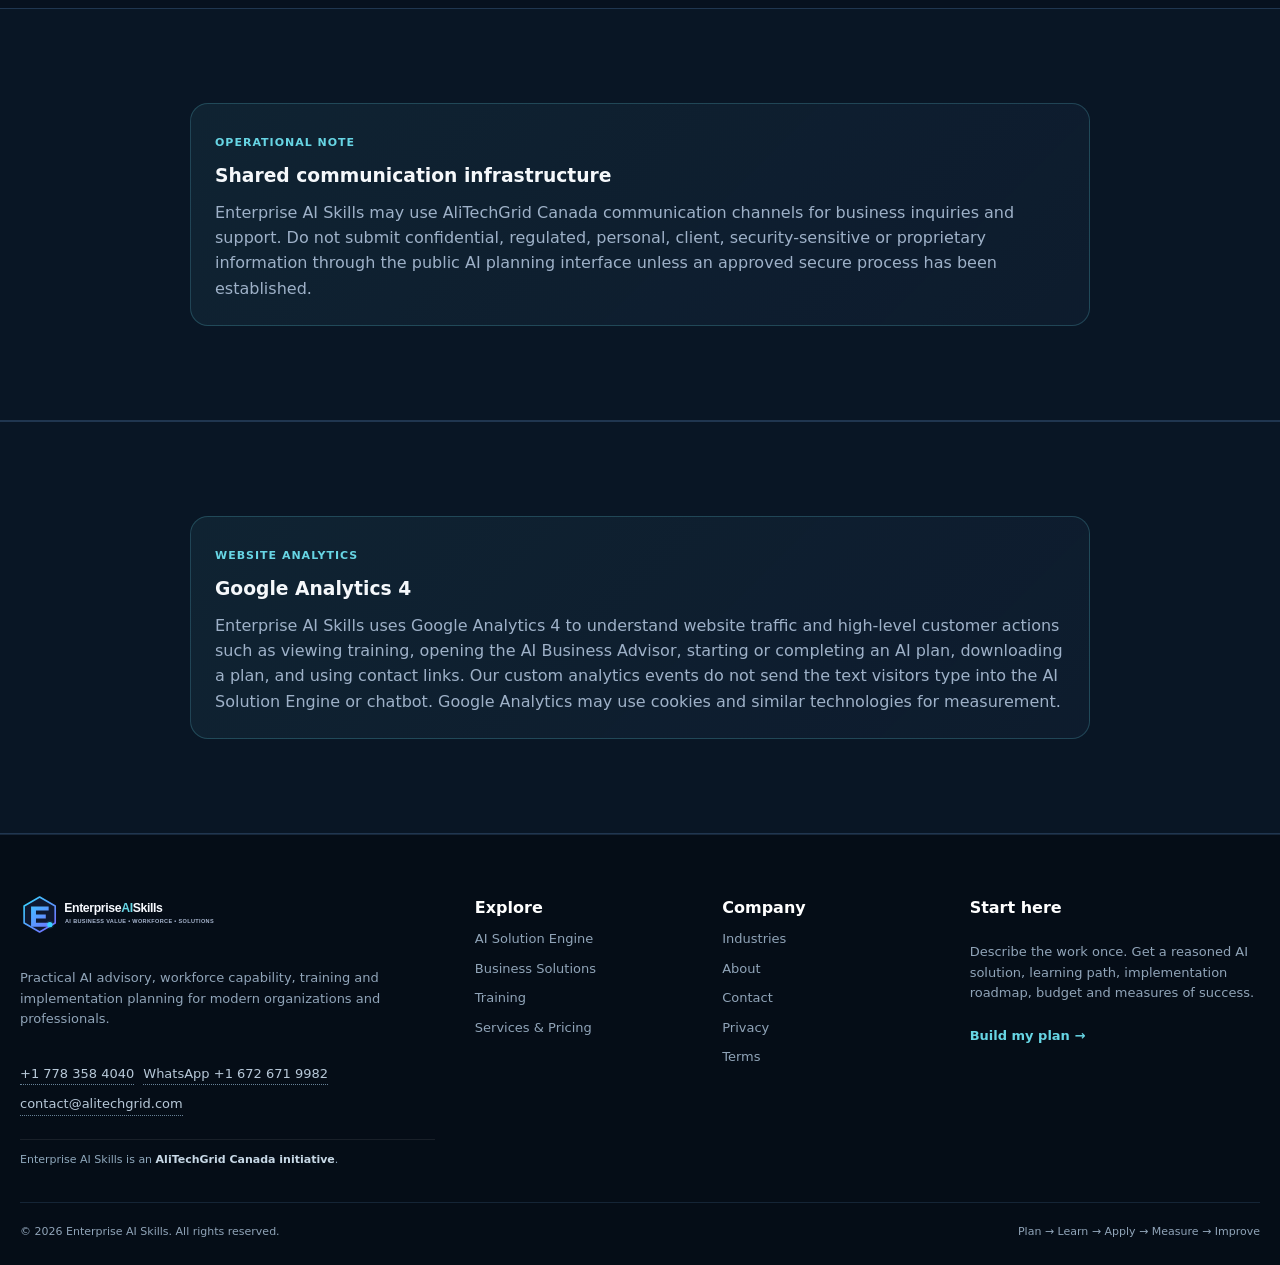
<file: privacy.html>
<!doctype html>
<html lang="en">
<head>
<!-- Google tag (gtag.js) -->
<script async src="https://www.googletagmanager.com/gtag/js?id=G-HL64FS24QB"></script>
<script>
  window.dataLayer = window.dataLayer || [];
  function gtag(){dataLayer.push(arguments);}
  gtag('js', new Date());
  gtag('config', 'G-HL64FS24QB');
</script>

<meta charset="utf-8">
<meta name="viewport" content="width=device-width,initial-scale=1">
<title>Privacy &amp; Responsible Use | Enterprise AI Skills</title>
<meta name="description" content="Privacy and responsible-use guidance for Enterprise AI Skills public planning tools and client communications.">
<meta name="theme-color" content="#07111f">
<meta name="robots" content="index,follow">
<link rel="canonical" href="https://enterpriseaiskills.com/privacy.html">
<style>

:root{--bg:#07111f;--bg2:#0a1728;--panel:#0e1e33;--panel2:#11243b;--line:#203650;--text:#f5f8fb;--muted:#9eb1c8;--cyan:#67d5e4;--cyan2:#2bbbd1;--blue:#84a8ff;--gold:#f4c653;--green:#70e1ad;--red:#ff8f92;--white:#fff;--ink:#0d2033;--paper:#f5f8fb;--shadow:0 22px 70px rgba(0,0,0,.28);--radius:22px;--max:1240px}
*{box-sizing:border-box}html{scroll-behavior:smooth}body{margin:0;background:var(--bg);color:var(--text);font-family:Inter,ui-sans-serif,system-ui,-apple-system,BlinkMacSystemFont,"Segoe UI",Arial,sans-serif;line-height:1.58}a{color:inherit;text-decoration:none}button,input,select,textarea{font:inherit}.container{width:min(var(--max),calc(100% - 40px));margin:auto}.narrow{max-width:900px}.skip-link{position:absolute;left:-9999px;top:8px;background:#fff;color:#000;padding:8px 12px;z-index:1000}.skip-link:focus{left:8px}.announcement{background:#07101b;border-bottom:1px solid #17273a;font-size:13px;color:var(--muted)}.announcement .container{display:flex;justify-content:center;gap:14px;padding:8px 0}.announcement strong{color:var(--green)}
.site-header{position:sticky;top:0;z-index:100;background:rgba(10,20,34,.94);backdrop-filter:blur(18px);border-bottom:1px solid var(--line)}.nav-wrap{height:88px;display:flex;align-items:center;gap:28px}.brand{display:flex;align-items:center;gap:12px;min-width:max-content}.brand-mark{width:44px;height:44px;border:1px solid #2c5163;border-radius:13px;display:grid;place-items:center;color:var(--cyan);background:linear-gradient(145deg,#10263a,#0b1b2d)}.brand-word{display:flex;flex-direction:column;line-height:1.05}.brand-word b{font-size:19px}.brand-word small{font-size:9px;letter-spacing:1.6px;color:var(--muted);margin-top:6px}.accent{color:var(--cyan)}.main-nav{margin-left:auto;display:flex;align-items:center;gap:26px;font-weight:700;font-size:14px;color:#c2cddd}.main-nav a:hover,.main-nav a[aria-current="page"]{color:#fff}.nav-cta{padding:12px 17px;border-radius:12px;background:var(--cyan);color:#07111f!important}.nav-toggle{display:none;margin-left:auto;background:transparent;border:1px solid var(--line);color:#fff;border-radius:10px;padding:8px 12px}
.eyebrow,.kicker,.step-kicker{display:inline-flex;align-items:center;gap:8px;font-size:12px;font-weight:800;letter-spacing:1.7px;text-transform:uppercase;color:var(--cyan)}.eyebrow:before{content:"";width:23px;height:2px;background:var(--cyan);border-radius:3px}.hero{padding:94px 0 82px;background:radial-gradient(circle at 78% 18%,rgba(43,187,209,.13),transparent 30%),linear-gradient(rgba(255,255,255,.018) 1px,transparent 1px),linear-gradient(90deg,rgba(255,255,255,.018) 1px,transparent 1px);background-size:auto,72px 72px,72px 72px}.hero-grid{display:grid;grid-template-columns:1.05fr .95fr;gap:74px;align-items:center}.hero h1,.page-hero h1,.advisor-hero h1{font-size:clamp(48px,6.1vw,82px);line-height:.98;letter-spacing:-4px;margin:24px 0 24px}.hero h1 span,.page-hero h1 span,.advisor-hero h1 span{color:var(--cyan)}.hero-lead,.page-hero p,.advisor-hero p,.lead{font-size:19px;color:#bed0e4;max-width:760px}.hero-actions{display:flex;flex-wrap:wrap;gap:12px;margin:30px 0 22px}.btn{border:1px solid var(--line);border-radius:12px;padding:14px 19px;font-weight:800;display:inline-flex;align-items:center;justify-content:center;cursor:pointer;background:#122238;color:#fff;transition:.2s}.btn:hover{transform:translateY(-1px);border-color:#3d5876}.btn.primary{background:var(--cyan);border-color:var(--cyan);color:#06101a}.btn.secondary{background:#101d31}.btn.ghost{background:transparent}.btn.large{padding:17px 24px}.hero-proof,.advisor-proof{display:flex;flex-wrap:wrap;gap:14px;color:var(--muted);font-size:13px}.hero-proof span,.advisor-proof span{padding:6px 0}
.hero-engine-card{background:linear-gradient(145deg,rgba(18,37,61,.96),rgba(9,22,39,.96));border:1px solid #28415f;border-radius:26px;box-shadow:var(--shadow);overflow:hidden}.engine-card-head{padding:18px 20px;border-bottom:1px solid var(--line);display:grid;grid-template-columns:auto 1fr auto;gap:10px;align-items:center}.engine-card-head small{color:var(--muted)}.live-dot{width:9px;height:9px;border-radius:50%;background:var(--green);box-shadow:0 0 14px var(--green)}.engine-flow{padding:18px;display:grid;gap:10px}.engine-flow>div{display:grid;grid-template-columns:42px 1fr;gap:4px 12px;padding:14px 16px;border:1px solid #213753;border-radius:14px;background:rgba(255,255,255,.02)}.engine-flow span{grid-row:1/3;color:var(--cyan);font-weight:900;align-self:center}.engine-flow small{color:var(--muted)}.engine-output{margin:0 18px 18px;padding:16px;border-radius:15px;background:linear-gradient(110deg,rgba(103,213,228,.11),rgba(132,168,255,.09));border:1px solid #2d4f65}.engine-output p{font-size:20px;margin:3px 0 10px}.mini-tags{display:flex;flex-wrap:wrap;gap:7px}.mini-tags span{padding:5px 8px;border-radius:99px;background:#0b1a2e;color:#b9c8d8;font-size:11px;border:1px solid #29415e}
.value-strip{border-top:1px solid var(--line);border-bottom:1px solid var(--line);background:#0a1726}.value-strip .container{padding:20px 0;display:flex;align-items:center;gap:18px}.value-strip span{font-size:11px;text-transform:uppercase;letter-spacing:1.4px;color:var(--muted)}.value-chips{display:flex;flex-wrap:wrap;gap:10px}.value-chips b{font-size:13px;padding:8px 12px;border:1px solid #274059;border-radius:99px;background:#0c1c30}
.section{padding:94px 0}.section.alt{background:#091625;border-top:1px solid var(--line);border-bottom:1px solid var(--line)}.section-head{max-width:850px;margin-bottom:42px}.section-head h2,.split-grid h2,.cta-card h2{font-size:clamp(34px,4vw,54px);letter-spacing:-2px;line-height:1.04;margin:14px 0 16px}.section-head p{color:var(--muted);font-size:18px}.process-grid,.feature-grid{display:grid;grid-template-columns:repeat(4,1fr);gap:14px}.process-grid article,.feature-grid article,.stack-grid article,.service-grid article,.industry-grid article{padding:24px;border:1px solid var(--line);border-radius:18px;background:linear-gradient(145deg,#0e1e33,#0b192b)}.process-grid span,.feature-grid i,.stack-grid span,.service-grid span{display:inline-grid;place-items:center;width:36px;height:36px;border:1px solid #2e5065;border-radius:10px;color:var(--cyan);font-style:normal;font-weight:900}.process-grid h3,.feature-grid h3,.stack-grid h3,.service-grid h3{font-size:20px;margin:18px 0 8px}.process-grid p,.feature-grid p,.stack-grid p,.service-grid p,.industry-grid p{color:var(--muted);margin:0}.split-grid{display:grid;grid-template-columns:1.05fr .95fr;gap:70px;align-items:start}.role-list{display:grid;gap:9px;margin-top:30px}.role-list a{padding:15px 16px;border:1px solid var(--line);border-radius:13px;display:flex;justify-content:space-between;gap:15px;background:#0d1b2e}.role-list span{color:var(--muted);font-size:13px}.insight-card,.principle-card,.manifesto-card{border:1px solid #28445d;border-radius:22px;background:linear-gradient(145deg,#11233a,#0a192b);padding:28px;box-shadow:var(--shadow)}.insight-card h3{font-size:28px;line-height:1.15}.arrow-line{color:var(--cyan);font-size:22px;margin:8px 0}.result-bar{border-top:1px solid var(--line);margin-top:18px;padding-top:18px;display:grid;gap:5px}.result-bar span{color:var(--muted);font-size:12px;text-transform:uppercase;letter-spacing:1px}.result-bar b{color:var(--green)}.feature-grid{grid-template-columns:repeat(4,1fr)}.modern-stack{background:radial-gradient(circle at 20% 20%,rgba(132,168,255,.08),transparent 30%)}.stack-grid{display:grid;grid-template-columns:repeat(5,1fr);gap:12px}.stack-grid article{padding:20px}.cta-section{padding-top:0}.cta-card{display:flex;justify-content:space-between;align-items:center;gap:30px;border:1px solid #2e526a;border-radius:26px;padding:36px;background:linear-gradient(120deg,rgba(103,213,228,.12),rgba(132,168,255,.09),rgba(244,198,83,.05))}.cta-card h2{margin-top:0}.cta-card p{color:var(--muted);max-width:740px}
.page-hero,.advisor-hero{padding:80px 0 70px;background:radial-gradient(circle at 75% 20%,rgba(103,213,228,.1),transparent 32%)}.page-hero h1,.advisor-hero h1{font-size:clamp(46px,5.5vw,72px)}.page-hero .btn{margin-top:18px}.solution-domain-grid,.industry-grid{display:grid;grid-template-columns:repeat(3,1fr);gap:14px}.solution-domain-grid article{padding:26px;border:1px solid var(--line);border-radius:18px;background:#0c1b2e}.solution-domain-grid span{color:var(--cyan);font-weight:900}.solution-domain-grid h3{font-size:22px}.solution-domain-grid p{color:var(--muted)}.solution-domain-grid small{display:block;color:#9bb0c8;margin-top:5px}.architecture-grid{display:grid;grid-template-columns:repeat(4,1fr);gap:14px}.architecture-grid article{border:1px solid var(--line);border-radius:18px;padding:24px;background:#0d1d31}.arch-level{font-size:11px;letter-spacing:1.3px;color:var(--cyan);font-weight:900}.architecture-grid p{color:var(--muted)}.architecture-grid small{color:#87a1bc}.principle-card ol{padding-left:20px}.principle-card li{margin:10px 0;color:#c2d0df}
.training-grid{display:grid;grid-template-columns:repeat(3,1fr);gap:14px}.training-grid article{padding:26px;border:1px solid var(--line);border-radius:18px;background:#0d1c2f}.path-badge,.price-label{font-size:10px;letter-spacing:1.4px;color:var(--cyan);font-weight:900}.training-grid h3{font-size:22px}.training-grid p,.training-grid li{color:var(--muted)}.training-grid ul{padding-left:18px}.layer-timeline{display:grid;grid-template-columns:repeat(6,1fr);gap:10px}.layer-timeline>div{padding:20px 16px;border:1px solid var(--line);border-radius:16px;background:#0d1d30}.layer-timeline span{color:var(--cyan);font-weight:900}.layer-timeline b{display:block;margin:12px 0 4px}.layer-timeline p{font-size:13px;color:var(--muted)}.delivery-card{display:grid;grid-template-columns:repeat(2,1fr);gap:10px}.delivery-card>div{padding:18px;border:1px solid var(--line);border-radius:14px;background:#0d1d31;display:grid;gap:4px}.delivery-card span{color:var(--muted);font-size:13px}
.service-grid{display:grid;grid-template-columns:repeat(4,1fr);gap:14px}.pricing-grid{display:grid;grid-template-columns:repeat(3,1fr);gap:16px}.pricing-grid article{border:1px solid var(--line);border-radius:22px;padding:28px;background:#0c1b2e}.pricing-grid article.featured{border-color:#4c8a98;box-shadow:0 0 0 1px rgba(103,213,228,.16),var(--shadow)}.pricing-grid h3{font-size:25px}.price{font-size:28px;font-weight:900;color:#fff;margin:12px 0}.pricing-grid p,.pricing-grid li{color:var(--muted)}.pricing-grid ul{padding-left:18px}.pricing-note{margin-top:18px;padding:16px;border:1px solid #3d4650;border-radius:14px;background:#131d28;color:#aebdca}.budget-components{display:grid;grid-template-columns:repeat(3,1fr);gap:12px}.budget-components>div{padding:18px;border:1px solid var(--line);border-radius:14px;background:#0c1b2e;display:grid;gap:5px}.budget-components span{color:var(--muted);font-size:13px}.principles{display:grid;gap:14px;margin-top:25px}.principles>div{padding-left:18px;border-left:2px solid var(--cyan)}.principles p{margin:4px 0;color:var(--muted)}.manifesto-card h3{font-size:31px;line-height:1.1}.prose h2{margin-top:34px}.prose p{color:#b5c6d8}
/* Advisor */
.advisor-hero-grid{display:grid;grid-template-columns:1.1fr .7fr;gap:70px;align-items:start}.advisor-outcome-card{padding:24px;border:1px solid #2d4c65;border-radius:22px;background:#0c1d31}.advisor-outcome-card h2{font-size:25px}.advisor-outcome-card ul{padding-left:18px;color:#c2d1df}.advisor-note{font-size:12px!important;color:#8399b2!important;border-top:1px solid var(--line);padding-top:14px}.advisor-shell-section{padding:42px 0 90px}.advisor-app{display:grid;grid-template-columns:320px 1fr;border:1px solid #27415c;border-radius:24px;overflow:hidden;background:#0a1829;box-shadow:var(--shadow)}.advisor-sidebar{padding:26px;background:#0b192b;border-right:1px solid var(--line)}.advisor-side-head h2{font-size:22px}.advisor-steps{list-style:none;margin:25px 0;padding:0;display:grid;gap:8px}.advisor-steps li{display:grid;grid-template-columns:34px 1fr;gap:12px;padding:12px;border-radius:13px;color:#839ab1}.advisor-steps li>span{width:32px;height:32px;border:1px solid #2c425b;border-radius:9px;display:grid;place-items:center;font-weight:900}.advisor-steps li b{display:block;color:#adc0d2;font-size:13px}.advisor-steps li small{font-size:11px}.advisor-steps li.active{background:#10243a;color:var(--cyan)}.advisor-steps li.active>span{border-color:#4e8894;color:var(--cyan)}.advisor-steps li.active b{color:#fff}.advisor-privacy{padding:14px;border:1px solid #354154;border-radius:13px;background:#111b28;font-size:12px;color:#90a3b5}.advisor-privacy p{margin:5px 0 0}.advisor-panel{padding:30px}.advisor-progress{display:flex;align-items:center;gap:16px;margin-bottom:30px}.advisor-progress-track{height:7px;background:#14283e;border-radius:99px;flex:1;overflow:hidden}.advisor-progress-track span{display:block;height:100%;width:16.666%;background:linear-gradient(90deg,var(--cyan),var(--blue));transition:.25s}.advisor-progress b{font-size:12px;color:var(--muted)}.advisor-step>h2{font-size:34px;margin:9px 0}.advisor-step>p{color:var(--muted)}.question-block{margin-top:28px}.question-block h3{font-size:16px;margin:0 0 12px}.question-block h3 small{font-weight:400;color:var(--muted)}.option-grid{display:grid;grid-template-columns:repeat(2,1fr);gap:10px}.option-grid.compact{grid-template-columns:repeat(3,1fr)}.advisor-option,.value-option{border:1px solid #273e59;background:#0e1d31;color:#fff;border-radius:14px;padding:15px;text-align:left;cursor:pointer;transition:.15s}.advisor-option:hover,.value-option:hover{border-color:#4a7383;transform:translateY(-1px)}.advisor-option.selected,.value-option.selected{border-color:var(--cyan);background:rgba(103,213,228,.09);box-shadow:0 0 0 1px rgba(103,213,228,.12)}.advisor-option b,.value-option b{display:block}.advisor-option small,.value-option small{display:block;margin-top:5px;color:var(--muted);font-size:12px}.value-priority-grid{display:grid;grid-template-columns:repeat(3,1fr);gap:10px}.value-option span{font-size:11px;color:var(--cyan);font-weight:900}.two-col{display:grid;grid-template-columns:1fr 1fr;gap:18px}.select-wrap select,textarea{width:100%;background:#0e1d31;color:#fff;border:1px solid #29415d;border-radius:12px;padding:14px;outline:none}.select-wrap select:focus,textarea:focus{border-color:var(--cyan)}textarea{resize:vertical}.char-count{text-align:right;font-size:11px;color:var(--muted)}.finish-box{margin-top:25px;padding:18px;border:1px solid #2d5761;border-radius:14px;background:rgba(103,213,228,.06)}.finish-box p{margin:5px 0;color:var(--muted)}.advisor-nav{display:grid;grid-template-columns:auto 1fr auto;align-items:center;gap:16px;margin-top:32px;padding-top:22px;border-top:1px solid var(--line)}.advisor-save{text-align:center;color:#7f94aa;font-size:11px}.save-dot{display:inline-block;width:7px;height:7px;border-radius:50%;background:var(--green);margin-right:5px}.advisor-error{min-height:22px;margin-top:8px;color:var(--red);font-size:12px}
/* Generated plan */
.plan-section{padding:50px 0 100px;background:#eef4f7;color:var(--ink)}.plan-toolbar{display:flex;justify-content:space-between;align-items:center;gap:20px;margin-bottom:20px}.plan-toolbar .eyebrow{color:#147d8e}.plan-toolbar .eyebrow:before{background:#147d8e}.plan-toolbar h2{margin:5px 0}.plan-actions{display:flex;flex-wrap:wrap;gap:8px}.plan-actions .btn{background:#fff;color:#153047;border-color:#c7d5df}.plan-actions .btn.primary{background:#0c7e91;color:#fff;border-color:#0c7e91}.generated-plan{background:#fff;border:1px solid #d3dee5;border-radius:24px;overflow:hidden;box-shadow:0 20px 50px rgba(28,52,73,.12)}.plan-cover{padding:38px;background:linear-gradient(135deg,#071a2c,#0d3450);color:#fff;display:grid;grid-template-columns:1.1fr .9fr;gap:30px}.plan-cover .eyebrow{color:#76e1eb}.plan-cover h1{font-size:42px;line-height:1.05;margin:16px 0}.plan-cover p{color:#c6d9e8;font-size:17px}.plan-meta{display:grid;grid-template-columns:repeat(2,1fr);gap:9px}.plan-meta div{border:1px solid rgba(255,255,255,.14);border-radius:12px;padding:12px;background:rgba(255,255,255,.04)}.plan-meta span{display:block;color:#89a5bb;font-size:10px;text-transform:uppercase;letter-spacing:1px}.plan-meta b{font-size:13px}.plan-body{padding:38px}.plan-section-block{padding:30px 0;border-bottom:1px solid #dce5ea}.plan-section-block:last-child{border-bottom:0}.plan-section-block h2{font-size:27px;margin:0 0 12px}.plan-section-block .lead{color:#4b6274;font-size:16px}.summary-banner{padding:18px;border-radius:15px;background:#eaf7f8;border:1px solid #b9e0e5;margin:18px 0}.summary-banner b{color:#0c6574}.plan-summary-grid,.opportunity-grid,.solution-options,.tech-grid,.kpi-grid,.budget-grid,.assumption-grid{display:grid;grid-template-columns:repeat(3,1fr);gap:12px}.plan-summary-card,.opportunity-card,.tech-card,.kpi-card,.budget-card,.assumption-card{border:1px solid #d6e1e7;border-radius:14px;padding:16px;background:#fbfdfe}.plan-summary-card span,.kpi-card span,.budget-card span,.assumption-card span{font-size:10px;text-transform:uppercase;letter-spacing:1px;color:#6f8493}.plan-summary-card b,.kpi-card b,.budget-card b,.assumption-card b{display:block;margin:4px 0;color:#102e43}.plan-summary-card small,.opportunity-card p,.tech-card p,.budget-card small,.assumption-card small{color:#5f7382}.opportunity-card.high{border-top:4px solid #17a7ba}.opp-rank{font-size:10px;color:#118092;font-weight:900;text-transform:uppercase}.opportunity-card h3{margin:7px 0}.diagnosis-list{display:grid;gap:9px}.diagnosis-list div{padding:13px 15px;border-left:3px solid #1f9fb1;background:#f4f8fa}.solution-option{border:1px solid #d3dfe6;border-radius:16px;padding:18px;background:#fbfdfe;position:relative}.solution-option.recommended{border:2px solid #15889a;background:#f0fbfc}.recommend-badge{position:absolute;top:12px;right:12px;font-size:9px;letter-spacing:1px;background:#147f90;color:#fff;border-radius:99px;padding:5px 8px}.solution-option h3{font-size:21px;margin:5px 0}.solution-option p{color:#5a6e7d}.solution-option ul{padding-left:18px;color:#536b7b}.option-facts{display:grid;grid-template-columns:repeat(2,1fr);gap:6px;margin-top:12px}.option-facts div{padding:8px;border-radius:9px;background:#eef4f6}.option-facts span{display:block;font-size:9px;text-transform:uppercase;color:#758995}.option-facts b{font-size:12px}.reason-box{margin-top:15px;padding:16px;border-radius:14px;background:#102e43;color:#fff}.reason-box p{color:#c8d8e3;margin:5px 0}.tech-card small{display:inline-block;margin-top:7px;padding:4px 7px;border-radius:99px;background:#edf5f7;color:#267385}.learning-path{display:grid;gap:8px}.learning-module{display:grid;grid-template-columns:45px 1fr auto;gap:14px;align-items:center;border:1px solid #d8e2e8;border-radius:13px;padding:14px}.module-num{width:38px;height:38px;border-radius:10px;background:#e6f7f8;display:grid;place-items:center;color:#0a7888;font-weight:900}.learning-module h3{margin:0;font-size:17px}.learning-module p{margin:3px 0;color:#607786;font-size:13px}.module-badge{font-size:10px;padding:5px 8px;background:#eef2f5;border-radius:99px;color:#587080}.roadmap{display:grid;grid-template-columns:repeat(4,1fr);gap:10px}.roadmap-phase{padding:16px;border:1px solid #d6e1e7;border-radius:14px;background:#fbfdfe}.roadmap-time{font-size:10px;color:#0c7c8e;font-weight:900;text-transform:uppercase}.roadmap-phase h3{font-size:18px}.roadmap-phase ul{padding-left:18px;color:#5a6e7d;font-size:13px}.budget-total{font-size:30px;font-weight:900;color:#0c6677}.guardrail-list{display:grid;grid-template-columns:repeat(2,1fr);gap:10px}.guardrail-list div{padding:14px;border:1px solid #d7e1e7;border-radius:12px;background:#fbfdfe}.next-actions{counter-reset:item;display:grid;gap:9px}.next-actions div{display:grid;grid-template-columns:34px 1fr;gap:12px;align-items:start}.next-actions div:before{counter-increment:item;content:counter(item);width:30px;height:30px;border-radius:9px;background:#e4f6f8;color:#0a7586;display:grid;place-items:center;font-weight:900}.plan-note{padding:14px;border:1px solid #ead79e;background:#fff9e7;border-radius:12px;color:#685926}.plan-pills{display:flex;flex-wrap:wrap;gap:7px}.plan-pill{padding:6px 9px;border-radius:99px;background:#e8f5f7;color:#176879;font-size:11px;font-weight:700}
.site-footer{padding:60px 0 24px;background:#050d17;border-top:1px solid #17273a;color:#90a4b8}.footer-grid{display:grid;grid-template-columns:2fr 1fr 1fr 1.4fr;gap:40px}.footer-grid>div{display:flex;flex-direction:column;gap:9px}.footer-grid b{color:#fff}.footer-grid a{font-size:13px}.footer-grid p{font-size:13px}.footer-brand{margin-bottom:8px}.text-link{color:var(--cyan)!important;font-weight:800}.footer-bottom{border-top:1px solid #152536;margin-top:34px;padding-top:20px;display:flex;justify-content:space-between;font-size:11px}
@media(max-width:1050px){.main-nav{gap:16px;font-size:12px}.hero-grid,.split-grid,.advisor-hero-grid{grid-template-columns:1fr}.stack-grid{grid-template-columns:repeat(3,1fr)}.process-grid,.feature-grid,.service-grid{grid-template-columns:repeat(2,1fr)}.solution-domain-grid,.training-grid,.industry-grid{grid-template-columns:repeat(2,1fr)}.architecture-grid{grid-template-columns:repeat(2,1fr)}.layer-timeline{grid-template-columns:repeat(3,1fr)}.advisor-app{grid-template-columns:250px 1fr}.option-grid.compact{grid-template-columns:repeat(2,1fr)}.value-priority-grid{grid-template-columns:repeat(2,1fr)}.plan-cover{grid-template-columns:1fr}.solution-options,.plan-summary-grid,.opportunity-grid,.tech-grid,.kpi-grid,.budget-grid,.assumption-grid{grid-template-columns:repeat(2,1fr)}.roadmap{grid-template-columns:repeat(2,1fr)}.footer-grid{grid-template-columns:repeat(2,1fr)}}
@media(max-width:800px){.announcement span{display:none}.nav-wrap{height:72px}.brand-word small{display:none}.main-nav{display:none;position:absolute;left:20px;right:20px;top:78px;padding:14px;background:#0b1b2d;border:1px solid var(--line);border-radius:16px;flex-direction:column;align-items:stretch;box-shadow:var(--shadow)}.main-nav.open{display:flex}.main-nav a{padding:10px}.nav-toggle{display:block}.hero,.page-hero,.advisor-hero{padding:60px 0}.hero h1,.page-hero h1,.advisor-hero h1{letter-spacing:-2.5px}.value-strip .container{align-items:flex-start;flex-direction:column}.process-grid,.feature-grid,.stack-grid,.solution-domain-grid,.architecture-grid,.training-grid,.service-grid,.industry-grid,.pricing-grid,.budget-components,.layer-timeline{grid-template-columns:1fr}.cta-card{align-items:flex-start;flex-direction:column}.advisor-app{display:block}.advisor-sidebar{border-right:0;border-bottom:1px solid var(--line)}.advisor-steps{grid-template-columns:repeat(3,1fr)}.advisor-steps li{grid-template-columns:32px}.advisor-steps li div{display:none}.option-grid,.option-grid.compact,.value-priority-grid,.two-col{grid-template-columns:1fr}.advisor-panel{padding:22px}.advisor-nav{grid-template-columns:1fr 1fr}.advisor-save{display:none}.plan-toolbar{align-items:flex-start;flex-direction:column}.plan-body,.plan-cover{padding:24px}.solution-options,.plan-summary-grid,.opportunity-grid,.tech-grid,.kpi-grid,.budget-grid,.assumption-grid,.roadmap,.guardrail-list{grid-template-columns:1fr}.learning-module{grid-template-columns:42px 1fr}.module-badge{grid-column:2}.footer-grid{grid-template-columns:1fr 1fr}}
@media(max-width:520px){.container{width:min(100% - 28px,var(--max))}.hero h1,.page-hero h1,.advisor-hero h1{font-size:44px}.hero-lead,.page-hero p,.advisor-hero p{font-size:16px}.hero-actions .btn{width:100%}.process-grid,.feature-grid{grid-template-columns:1fr}.role-list a{align-items:flex-start;flex-direction:column}.advisor-steps{grid-template-columns:repeat(2,1fr)}.plan-meta{grid-template-columns:1fr}.footer-grid{grid-template-columns:1fr}.footer-bottom{flex-direction:column;gap:6px}}
@media print{body{background:#fff!important}.announcement,.site-header,.site-footer,.plan-toolbar{display:none!important}.plan-section{padding:0;background:#fff}.generated-plan{border:0;box-shadow:none}.plan-cover{print-color-adjust:exact;-webkit-print-color-adjust:exact}.plan-section-block{break-inside:avoid}.solution-option,.roadmap-phase,.learning-module,.tech-card{break-inside:avoid}}

/* V3.2 additions */
.course-price-row{display:grid;grid-template-columns:1fr 1fr;gap:8px;margin:16px 0}
.course-price-row div{padding:12px;border:1px solid var(--line);border-radius:12px;background:#0a1829}
.course-price-row span{display:block;color:var(--muted);font-size:11px;text-transform:uppercase;letter-spacing:.7px}
.course-price-row b{display:block;margin-top:3px;font-size:16px;color:#fff}
.course-meta{display:flex;flex-wrap:wrap;gap:7px;margin:10px 0 14px}
.course-meta span{font-size:11px;padding:5px 8px;border:1px solid #29415e;border-radius:99px;color:#bad0df;background:#0b1a2e}
.course-card-actions{display:flex;flex-wrap:wrap;gap:8px;margin-top:16px}
.contact-channel-grid{display:grid;grid-template-columns:repeat(4,1fr);gap:12px}
.contact-channel{padding:22px;border:1px solid var(--line);border-radius:18px;background:#0d1d31}
.contact-channel span{display:block;color:var(--cyan);font-size:11px;font-weight:900;letter-spacing:1px;text-transform:uppercase}
.contact-channel b{display:block;font-size:19px;margin:8px 0}
.contact-channel small{color:var(--muted)}
.contact-channel a{color:#fff;text-decoration:underline;text-underline-offset:3px}
.estimate-box{border:1px solid #3e7180;border-radius:18px;padding:20px;background:linear-gradient(120deg,rgba(103,213,228,.10),rgba(132,168,255,.06));margin:16px 0}
.estimate-box h3{margin:0 0 8px}
.estimate-total{font-size:30px;font-weight:900;color:var(--cyan)}
.fixed-course-rec{display:grid;grid-template-columns:1.2fr .7fr .7fr;gap:10px;align-items:center;border:1px solid var(--line);border-radius:14px;padding:15px;margin:9px 0;background:#0d1d30}
.fixed-course-rec small{color:var(--muted)}
.footer-contact{display:flex;flex-wrap:wrap;gap:9px;margin-top:12px;color:#b7c8d8;font-size:12px}
.footer-contact a{border-bottom:1px dotted #668096}
@media(max-width:1000px){.contact-channel-grid{grid-template-columns:repeat(2,1fr)}}
@media(max-width:800px){.contact-channel-grid{grid-template-columns:1fr}.course-price-row{grid-template-columns:1fr}.fixed-course-rec{grid-template-columns:1fr}}



/* V3.3 endorsed-brand architecture */
.brand-endorsement{
  margin-top:14px;
  padding-top:12px;
  border-top:1px solid rgba(255,255,255,.08);
  color:#8fa8bc;
  font-size:11px;
  line-height:1.5;
}
.brand-endorsement b{color:#c7d8e6;font-weight:800}
.brand-relationship{
  border:1px solid rgba(103,213,228,.22);
  border-radius:18px;
  padding:24px;
  background:linear-gradient(135deg,rgba(103,213,228,.07),rgba(132,168,255,.04));
}
.brand-relationship .relationship-label{
  display:inline-block;
  margin-bottom:10px;
  color:var(--cyan);
  font-size:11px;
  font-weight:900;
  letter-spacing:1px;
  text-transform:uppercase;
}
.brand-relationship h3{margin:0 0 9px}
.brand-relationship p{margin:0;color:var(--muted)}
.brand-relationship strong{color:#fff}
.shared-channel-note{
  margin-top:16px;
  padding:14px 16px;
  border-left:3px solid var(--cyan);
  border-radius:8px;
  background:rgba(103,213,228,.06);
  color:#aac0d1;
  font-size:12px;
}



/* V4.7 repaired production branding */
.brand.brand-logo-link{display:flex;align-items:center;min-width:320px;line-height:1}
.brand-logo-img{display:block;width:340px;max-width:100%;height:auto}
.footer-brand-logo{display:block;width:270px;max-width:100%;height:auto;margin-bottom:12px}
@media(max-width:1180px){
  .brand.brand-logo-link{min-width:275px}.brand-logo-img{width:295px}.main-nav{gap:18px}
}
@media(max-width:900px){.brand.brand-logo-link{min-width:0}.brand-logo-img{width:270px}}
@media(max-width:520px){.brand-logo-img{width:235px}}


/* Enterprise AI Skills — AI Business Advisor */
.eais-chat-launcher{
  position:fixed;right:22px;bottom:22px;z-index:9998;display:flex;align-items:center;gap:10px;
  padding:12px 16px;border-radius:999px;border:1px solid rgba(103,213,228,.35);
  background:linear-gradient(135deg,#132744,#17223d);color:#fff;font-weight:850;
  box-shadow:0 18px 50px rgba(0,0,0,.35);cursor:pointer
}
.eais-chat-launcher:hover{transform:translateY(-1px);border-color:#67d5e4}
.eais-chat-dot{width:10px;height:10px;border-radius:50%;background:#74e0a5;box-shadow:0 0 0 5px rgba(116,224,165,.10)}
.eais-chat-panel{
  position:fixed;right:22px;bottom:82px;z-index:9999;width:min(390px,calc(100vw - 28px));
  height:min(620px,calc(100vh - 120px));display:none;flex-direction:column;overflow:hidden;
  border:1px solid #29425f;border-radius:22px;background:#0b1628;box-shadow:0 30px 80px rgba(0,0,0,.48)
}
.eais-chat-panel.open{display:flex}
.eais-chat-head{display:flex;align-items:center;justify-content:space-between;gap:14px;padding:16px 18px;background:linear-gradient(135deg,#122944,#17223d);border-bottom:1px solid #233a55}
.eais-chat-title{display:flex;align-items:center;gap:10px}.eais-chat-title b{display:block;font-size:15px}
.eais-chat-title small{display:block;color:#9ab1c5;margin-top:2px;font-size:11px}
.eais-chat-close{border:0;background:transparent;color:#b8c9d8;font-size:24px;cursor:pointer;padding:2px 6px}
.eais-chat-body{flex:1;overflow:auto;padding:16px}.eais-msg{display:flex;margin:0 0 12px}
.eais-msg.bot{justify-content:flex-start}.eais-msg.user{justify-content:flex-end}
.eais-bubble{max-width:88%;padding:11px 13px;border-radius:15px;font-size:13px;line-height:1.55}
.eais-msg.bot .eais-bubble{background:#13243b;border:1px solid #263e5a;color:#eef6fb;border-bottom-left-radius:5px}
.eais-msg.user .eais-bubble{background:#67d5e4;color:#06111f;border-bottom-right-radius:5px;font-weight:700}
.eais-quick{display:flex;flex-wrap:wrap;gap:7px;margin:6px 0 14px}
.eais-chip{border:1px solid #355474;background:#0f1f34;color:#d7e6f0;padding:8px 10px;border-radius:999px;font-size:11px;font-weight:800;cursor:pointer}
.eais-chip:hover{border-color:#67d5e4;color:#fff}
.eais-chat-input-wrap{padding:12px;border-top:1px solid #223852;background:#0a1423}
.eais-chat-input-row{display:flex;gap:8px}.eais-chat-input{flex:1;min-width:0;border:1px solid #2c4562;border-radius:13px;background:#101f33;color:#fff;padding:11px 12px;outline:none;font:inherit;font-size:13px}
.eais-chat-input:focus{border-color:#67d5e4}.eais-chat-send{border:0;border-radius:12px;background:#67d5e4;color:#06111f;padding:0 14px;font-weight:900;cursor:pointer}
.eais-chat-note{margin-top:8px;color:#738da3;font-size:10px;line-height:1.4}
.eais-chat-card{margin:8px 0;padding:12px;border:1px solid #28415e;border-radius:14px;background:#0f1f33}
.eais-chat-card b{display:block;color:#fff;margin-bottom:4px}.eais-chat-card small{display:block;color:#9bb1c3;line-height:1.45}
.eais-chat-card a{display:inline-block;margin-top:8px;color:#67d5e4;font-size:12px;font-weight:900}
@media(max-width:700px){.eais-chat-launcher{right:12px;bottom:12px}.eais-chat-panel{right:10px;bottom:72px;width:calc(100vw - 20px);height:calc(100vh - 92px);border-radius:18px}}
@media print{.eais-chat-launcher,.eais-chat-panel{display:none!important}}

</style>
<link rel="icon" type="image/svg+xml" href="assets/favicon.svg">
<meta property="og:title" content="Privacy &amp; Responsible Use | Enterprise AI Skills">
<meta property="og:description" content="Privacy and responsible-use guidance for Enterprise AI Skills public planning tools and client communications.">
<meta property="og:type" content="website">
<meta property="og:url" content="https://enterpriseaiskills.com/privacy.html">
<meta name="twitter:card" content="summary">
<link rel="manifest" href="site.webmanifest">
</head>
<body>
<a class="skip-link" href="#main">Skip to content</a>
<div class="announcement"><div class="container"><strong>AI that creates measurable business value.</strong><span>Customers • Products & Services • Processes • Decisions • People • Performance</span></div></div>
<header class="site-header"><div class="container nav-wrap">
<a class="brand brand-logo-link" href="index.html" aria-label="Enterprise AI Skills home"><img class="brand-logo-img" src="assets/logo.svg" alt="EnterpriseAISkills — AI Business Value, Workforce, Solutions"></a>
<button class="nav-toggle" aria-label="Open navigation" aria-expanded="false">☰</button>
<nav class="main-nav" aria-label="Main navigation">
<a href="advisor.html">AI Solution Engine</a>
<a href="solutions.html">Solutions</a>
<a href="training.html">Training</a>
<a href="services.html">Services & Pricing</a>
<a href="industries.html">Industries</a>
<a href="about.html">About</a>
<a class="nav-cta" href="advisor.html">Build My Plan</a>
</nav>
</div></header>
<main id="main">
<section class="page-hero"><div class="container narrow"><span class="eyebrow">PRIVACY & RESPONSIBLE USE</span><h1>Use the planning engine<br><span>without sharing sensitive data.</span></h1><p>The current website version stores advisor progress in the visitor’s browser. Do not enter confidential, personal, client, proprietary, regulated or security-sensitive information.</p></div></section>
<section class="section"><div class="container narrow prose"><h2>Planning engine</h2><p>The advisor is designed to work with high-level business context. It does not require names, customer records, employee records, passwords, account numbers, private documents or sensitive operational details.</p><h2>Local browser storage</h2><p>The advisor may save non-sensitive answers in browser local storage so a visitor can continue the plan. Clearing browser site data removes this local progress.</p><h2>Generated recommendations</h2><p>The output is planning guidance. It should be reviewed against organizational policy, security requirements, contracts, applicable law and professional obligations before implementation.</p><h2>Vendor and pricing information</h2><p>AI products, features, availability and prices change frequently. Technology examples on this site are illustrative. Current vendor terms and pricing should be verified before procurement. Enterprise AI Skills service ranges are planning bands, not binding quotes.</p><h2>Responsible AI</h2><p>Human accountability, privacy, security, verification, fairness, copyright, data governance and fit-for-purpose evaluation should be considered throughout adoption.</p></div></section>

<section class="section alt"><div class="container narrow">
<div class="brand-relationship">
<span class="relationship-label">Operational note</span>
<h3>Shared communication infrastructure</h3>
<p>Enterprise AI Skills may use AliTechGrid Canada communication channels for business inquiries and support. Do not submit confidential, regulated, personal, client, security-sensitive or proprietary information through the public AI planning interface unless an approved secure process has been established.</p>
</div>
</div></section>


<section class="section alt" id="analytics">
  <div class="container narrow">
    <div class="brand-relationship">
      <span class="relationship-label">Website Analytics</span>
      <h3>Google Analytics 4</h3>
      <p>Enterprise AI Skills uses Google Analytics 4 to understand website traffic and high-level customer actions such as viewing training, opening the AI Business Advisor, starting or completing an AI plan, downloading a plan, and using contact links. Our custom analytics events do not send the text visitors type into the AI Solution Engine or chatbot. Google Analytics may use cookies and similar technologies for measurement.</p>
    </div>
  </div>
</section>

</main>
<footer class="site-footer"><div class="container footer-grid"><div><a class="footer-brand-link" href="index.html" aria-label="Enterprise AI Skills home"><img class="footer-brand-logo" src="assets/logo.svg" alt="EnterpriseAISkills — AI Business Value, Workforce, Solutions"></a><p>Practical AI advisory, workforce capability, training and implementation planning for modern organizations and professionals.</p><div class="footer-contact"><a href="tel:+17783584040">+1 778 358 4040</a><a href="https://wa.me/16726719982">WhatsApp +1 672 671 9982</a><a href="mailto:contact@alitechgrid.com">contact@alitechgrid.com</a></div><div class="brand-endorsement">Enterprise AI Skills is an <b>AliTechGrid Canada initiative</b>.</div></div><div><b>Explore</b><a href="advisor.html">AI Solution Engine</a><a href="solutions.html">Business Solutions</a><a href="training.html">Training</a><a href="services.html">Services & Pricing</a></div><div><b>Company</b><a href="industries.html">Industries</a><a href="about.html">About</a><a href="contact.html">Contact</a><a href="privacy.html">Privacy</a><a href="terms.html">Terms</a></div><div><b>Start here</b><p>Describe the work once. Get a reasoned AI solution, learning path, implementation roadmap, budget and measures of success.</p><a class="text-link" href="advisor.html">Build my plan →</a></div></div><div class="container footer-bottom"><span>© 2026 Enterprise AI Skills. All rights reserved.</span><span>Plan → Learn → Apply → Measure → Improve</span></div></footer>
<script>

(()=>{const toggle=document.querySelector('.nav-toggle');const nav=document.querySelector('.main-nav');if(toggle&&nav){toggle.addEventListener('click',()=>{const open=nav.classList.toggle('open');toggle.setAttribute('aria-expanded',String(open));toggle.textContent=open?'×':'☰'});}document.querySelectorAll('a[href^="#"]').forEach(a=>a.addEventListener('click',e=>{const id=a.getAttribute('href');if(id.length>1){const el=document.querySelector(id);if(el){e.preventDefault();el.scrollIntoView({behavior:'smooth'});}}}));})();

</script>

<button class="eais-chat-launcher" id="eaisChatLauncher" aria-haspopup="dialog" aria-controls="eaisChatPanel" aria-expanded="false">
<span class="eais-chat-dot" aria-hidden="true"></span><span>AI Business Advisor</span>
</button>
<section class="eais-chat-panel" id="eaisChatPanel" role="dialog" aria-modal="false" aria-label="Enterprise AI Skills AI Business Advisor">
<div class="eais-chat-head">
  <div class="eais-chat-title"><span class="eais-chat-dot" aria-hidden="true"></span><div><b>AI Business Advisor</b><small>Training • Solutions • Budget • Next steps</small></div></div>
  <button class="eais-chat-close" id="eaisChatClose" aria-label="Close chat">×</button>
</div>
<div class="eais-chat-body" id="eaisChatBody"></div>
<div class="eais-chat-input-wrap">
  <div class="eais-chat-input-row"><input class="eais-chat-input" id="eaisChatInput" type="text" maxlength="500" placeholder="Describe your work or problem..." aria-label="Message the AI Business Advisor"><button class="eais-chat-send" id="eaisChatSend">Send</button></div>
  <div class="eais-chat-note">Do not enter confidential, personal, regulated, proprietary or security-sensitive information.</div>
</div>
</section>

<script>

(function(){
const $=s=>document.querySelector(s),launcher=$('#eaisChatLauncher'),panel=$('#eaisChatPanel'),closeBtn=$('#eaisChatClose'),body=$('#eaisChatBody'),input=$('#eaisChatInput'),send=$('#eaisChatSend');
if(!launcher||!panel||!body)return;
let started=false;
const esc=s=>String(s||'').replace(/[&<>"']/g,m=>({'&':'&amp;','<':'&lt;','>':'&gt;','"':'&quot;',"'":'&#39;'}[m]));
function scrollBottom(){body.scrollTop=body.scrollHeight}
function bot(text,html=false){const r=document.createElement('div');r.className='eais-msg bot';const b=document.createElement('div');b.className='eais-bubble';html?b.innerHTML=text:b.textContent=text;r.appendChild(b);body.appendChild(r);scrollBottom()}
function user(text){const r=document.createElement('div');r.className='eais-msg user';const b=document.createElement('div');b.className='eais-bubble';b.textContent=text;r.appendChild(b);body.appendChild(r);scrollBottom()}
function card(title,desc,href,label){bot(`<div class="eais-chat-card"><b>${esc(title)}</b><small>${esc(desc)}</small><a href="${href}">${esc(label||'Open →')}</a></div>`,true)}
function chips(items){const w=document.createElement('div');w.className='eais-quick';items.forEach(([label,value])=>{const b=document.createElement('button');b.className='eais-chip';b.textContent=label;b.addEventListener('click',()=>handle(value||label,label));w.appendChild(b)});body.appendChild(w);scrollBottom()}
function classify(t){t=t.toLowerCase();
 if(/price|pricing|cost|budget|estimate|quote|quotation|how much/.test(t))return'estimate';
 if(/team|staff|employee|workforce|department|group|supervisor/.test(t)&&/train|learn|skill|program/.test(t))return'teamtraining';
 if(/myself|individual|career|job|personal/.test(t)||(/train|learn|program/.test(t)&&!/team|staff|employee|workforce|department|group/.test(t)))return'individual';
 if(/customer|client|service|sales|response|experience/.test(t))return'customers';
 if(/product|service offering|innovation|new service|new product/.test(t))return'products';
 if(/process|workflow|manual|repetitive|automation|delay|slow|approval/.test(t))return'process';
 if(/decision|analysis|report|insight|forecast|planning/.test(t))return'decisions';
 if(/people|manager|boss|colleague|team member|direct report|communication|meeting|hr/.test(t))return'people';
 if(/performance|productivity|quality|cost|revenue|growth|kpi/.test(t))return'performance';
 if(/problem|solution|implement|implementation|strategy|advis/.test(t))return'solution';
 if(/contact|phone|whatsapp|email|talk|speak/.test(t))return'contact';
 return'general'}
function welcome(){if(started)return;started=true;bot("Welcome. You do not need to know AI terminology. Tell me what you want to improve, and I’ll guide you to the fastest useful next step.");chips([["Improve customers","customers"],["Improve a process","process"],["Train myself","individual training"],["Train my team","team training"],["Get budget & schedule","estimate"],["Solve a business problem","solution"]])}
function handle(value,shown){const text=(value||'').trim();if(!text)return;user(shown||text);input.value='';const intent=classify(text);
 if(intent==='estimate'){bot("For a useful estimate, the site should first understand your role, organization size, priority, urgency and whether you need training only or implementation support.");card("Generate an Estimate Plan","Receive a recommended option, estimated investment range, schedule and assumptions.","advisor.html","Generate estimate →");return}
 if(intent==='teamtraining'){bot("For teams, choose standard role-based training when the need is clear, or generate a customized team plan when workflows, governance or implementation matter.");card("Private Team Training","Practical role-based AI training with standard fees.","training.html#fixed-courses","View team training →");card("Custom Team AI Plan","Best for department-specific workflows, governance, implementation or KPIs.","advisor.html","Build team plan →");return}
 if(intent==='individual'){bot("Start from your actual job rather than random AI tools.");card("AI Career & Professional Productivity","A practical training program for individual professionals.","training.html#fixed-courses","View training →");card("Personal AI Work Plan","Generate a tailored learning and workplace application path.","advisor.html","Build my plan →");return}
 if(intent==='customers'){bot("AI can support customer communication, service quality, response time, knowledge access, sales support and customer insight.");chips([["Faster customer response","process"],["Better customer insights","decisions"],["Train customer-facing staff","team training"],["Build full solution plan","solution"]]);return}
 if(intent==='products'){bot("For products and services, useful AI opportunities include research, customer insight, service design, quality, personalization and faster iteration.");card("Build Product/Service AI Plan","Map opportunities, skills, implementation, budget, schedule and measures of value.","advisor.html","Start plan →");return}
 if(intent==='process'){bot("Process improvement is strongest where work is repetitive, slow, manual, error-prone or dependent on too much searching, copying, reporting or follow-up.");card("Analyze My Process","Generate alternative solutions, recommended skills, implementation steps, estimate and KPIs.","advisor.html","Analyze process →");return}
 if(intent==='decisions'){bot("AI can improve decisions by summarizing evidence, comparing options, identifying patterns and surfacing risks. Human accountability remains essential.");card("Build Decision-Support Plan","Map the decision, information sources, skills, controls and measures.","advisor.html","Build plan →");return}
 if(intent==='people'){bot("For people and collaboration, focus on managers, direct reports, colleagues, customers, suppliers and stakeholders: meetings, communication, coaching, knowledge sharing and coordination.");card("AI Training for Managers, Supervisors & Teams","Choose a role-based training pathway.","training.html#fixed-courses","View training →");return}
 if(intent==='performance'){bot("Measure performance in business terms: time saved, turnaround, quality, error rate, customer response, revenue support, cost, employee capability and decision speed.");card("Build a Measurable AI Plan","Link recommendations to KPIs and implementation milestones.","advisor.html","Build measurable plan →");return}
 if(intent==='solution'){bot("Describe the work once. The AI Solution Engine maps the problem to business value, compares approaches, recommends the best fit, and produces training, implementation, estimated budget, schedule and KPIs.");card("AI Business Value & Workforce Solution Engine","For customers, products/services, processes, decisions, people and performance.","advisor.html","Build my solution plan →");return}
 if(intent==='contact'){bot(`<div class="eais-chat-card"><b>Contact Enterprise AI Skills</b><small>Business: +1 778 358 4040<br>WhatsApp: +1 672 671 9982<br>Email: contact@alitechgrid.com</small><a href="contact.html">Open contact page →</a></div>`,true);return}
 bot("Choose the closest business objective below—or describe the specific work causing the problem.");chips([["Customers","customers"],["Products & Services","products"],["Processes","process"],["Decisions","decisions"],["People","people"],["Performance","performance"],["Budget & schedule","estimate"],["Training","team training"]])
}
launcher.addEventListener('click',()=>{const open=panel.classList.toggle('open');launcher.setAttribute('aria-expanded',open?'true':'false');if(open){welcome();setTimeout(()=>input.focus(),50)}});
closeBtn.addEventListener('click',()=>{panel.classList.remove('open');launcher.setAttribute('aria-expanded','false');launcher.focus()});
send.addEventListener('click',()=>handle(input.value));input.addEventListener('keydown',e=>{if(e.key==='Enter'){e.preventDefault();handle(input.value)}});
document.addEventListener('keydown',e=>{if(e.key==='Escape'&&panel.classList.contains('open'))closeBtn.click()});
})();

</script>

<script>
/* Enterprise AI Skills GA4 business-event tracking.
   Tracks actions only; it does NOT send Advisor/chatbot text or form content. */
(function(){
  if (typeof window.gtag !== 'function') return;

  function track(name, params){
    var base = {
      page_path: window.location.pathname,
      page_title: document.title
    };
    window.gtag('event', name, Object.assign(base, params || {}));
  }
  window.eaisTrack = track;

  function cleanLabel(el){
    return ((el && el.textContent) || '').replace(/\s+/g,' ').trim().slice(0,80);
  }

  document.addEventListener('click', function(e){
    var el = e.target.closest('a,button');
    if (!el) return;

    var href = el.getAttribute('href') || '';
    var label = cleanLabel(el);

    if (href.indexOf('https://wa.me/') === 0) {
      track('whatsapp_clicked', {cta_label: label || 'WhatsApp'});
      track('contact_intent', {channel:'whatsapp'});
    }
    if (href.indexOf('tel:') === 0) {
      track('phone_clicked', {cta_label: label || 'Phone'});
      track('contact_intent', {channel:'phone'});
    }
    if (href.indexOf('mailto:') === 0) {
      track('email_clicked', {cta_label: label || 'Email'});
      track('contact_intent', {channel:'email'});
    }

    if (href.indexOf('advisor.html') !== -1 && /build|plan|solution|estimate/i.test(label)) {
      track('build_plan_clicked', {cta_label: label});
    }
    if (href.indexOf('training.html') !== -1) {
      track('training_clicked', {cta_label: label});
    }
    if (href.indexOf('contact.html') !== -1) {
      track('contact_page_clicked', {cta_label: label});
    }
    if (/estimate/i.test(label)) {
      track('estimate_requested', {cta_label: label});
    }

    if (el.matches('[data-plan-download]')) {
      track('plan_downloaded', {format:'html'});
    }
    if (el.matches('[data-plan-print]')) {
      track('plan_print_or_pdf', {format:'print_pdf'});
    }
    if (el.matches('[data-plan-copy]')) {
      track('plan_summary_copied');
    }

    if (el.id === 'eaisChatLauncher') {
      setTimeout(function(){
        if (el.getAttribute('aria-expanded') === 'true') {
          track('advisor_chat_opened');
        }
      }, 0);
    }

    if (el.matches('[data-next]') && /advisor\.html$/.test(window.location.pathname)) {
      try {
        if (!sessionStorage.getItem('eais_plan_started')) {
          sessionStorage.setItem('eais_plan_started','1');
          track('plan_started');
        }
      } catch(x) {
        track('plan_started');
      }
    }
  });

  function pageEvent(){
    var path = window.location.pathname;
    if (/training\.html$/.test(path)) track('training_viewed');
    if (/services\.html$/.test(path)) track('services_pricing_viewed');
    if (/contact\.html$/.test(path)) track('contact_page_viewed');
    if (/advisor\.html$/.test(path)) track('solution_engine_viewed');
  }

  if (document.readyState === 'loading') {
    document.addEventListener('DOMContentLoaded', pageEvent);
  } else {
    pageEvent();
  }

  /* Record a completed plan only when the generated-plan section actually becomes visible. */
  if (/advisor\.html$/.test(window.location.pathname)) {
    function watchPlan(){
      var section = document.querySelector('[data-plan-section]');
      if (!section) return;

      var sent = false;
      function check(){
        if (!section.hidden && !sent) {
          sent = true;
          track('plan_completed');
        }
      }
      check();
      new MutationObserver(check).observe(section, {
        attributes:true,
        attributeFilter:['hidden']
      });
    }

    if (document.readyState === 'loading') {
      document.addEventListener('DOMContentLoaded', watchPlan);
    } else {
      watchPlan();
    }
  }
})();
</script>

</body></html>
</file>
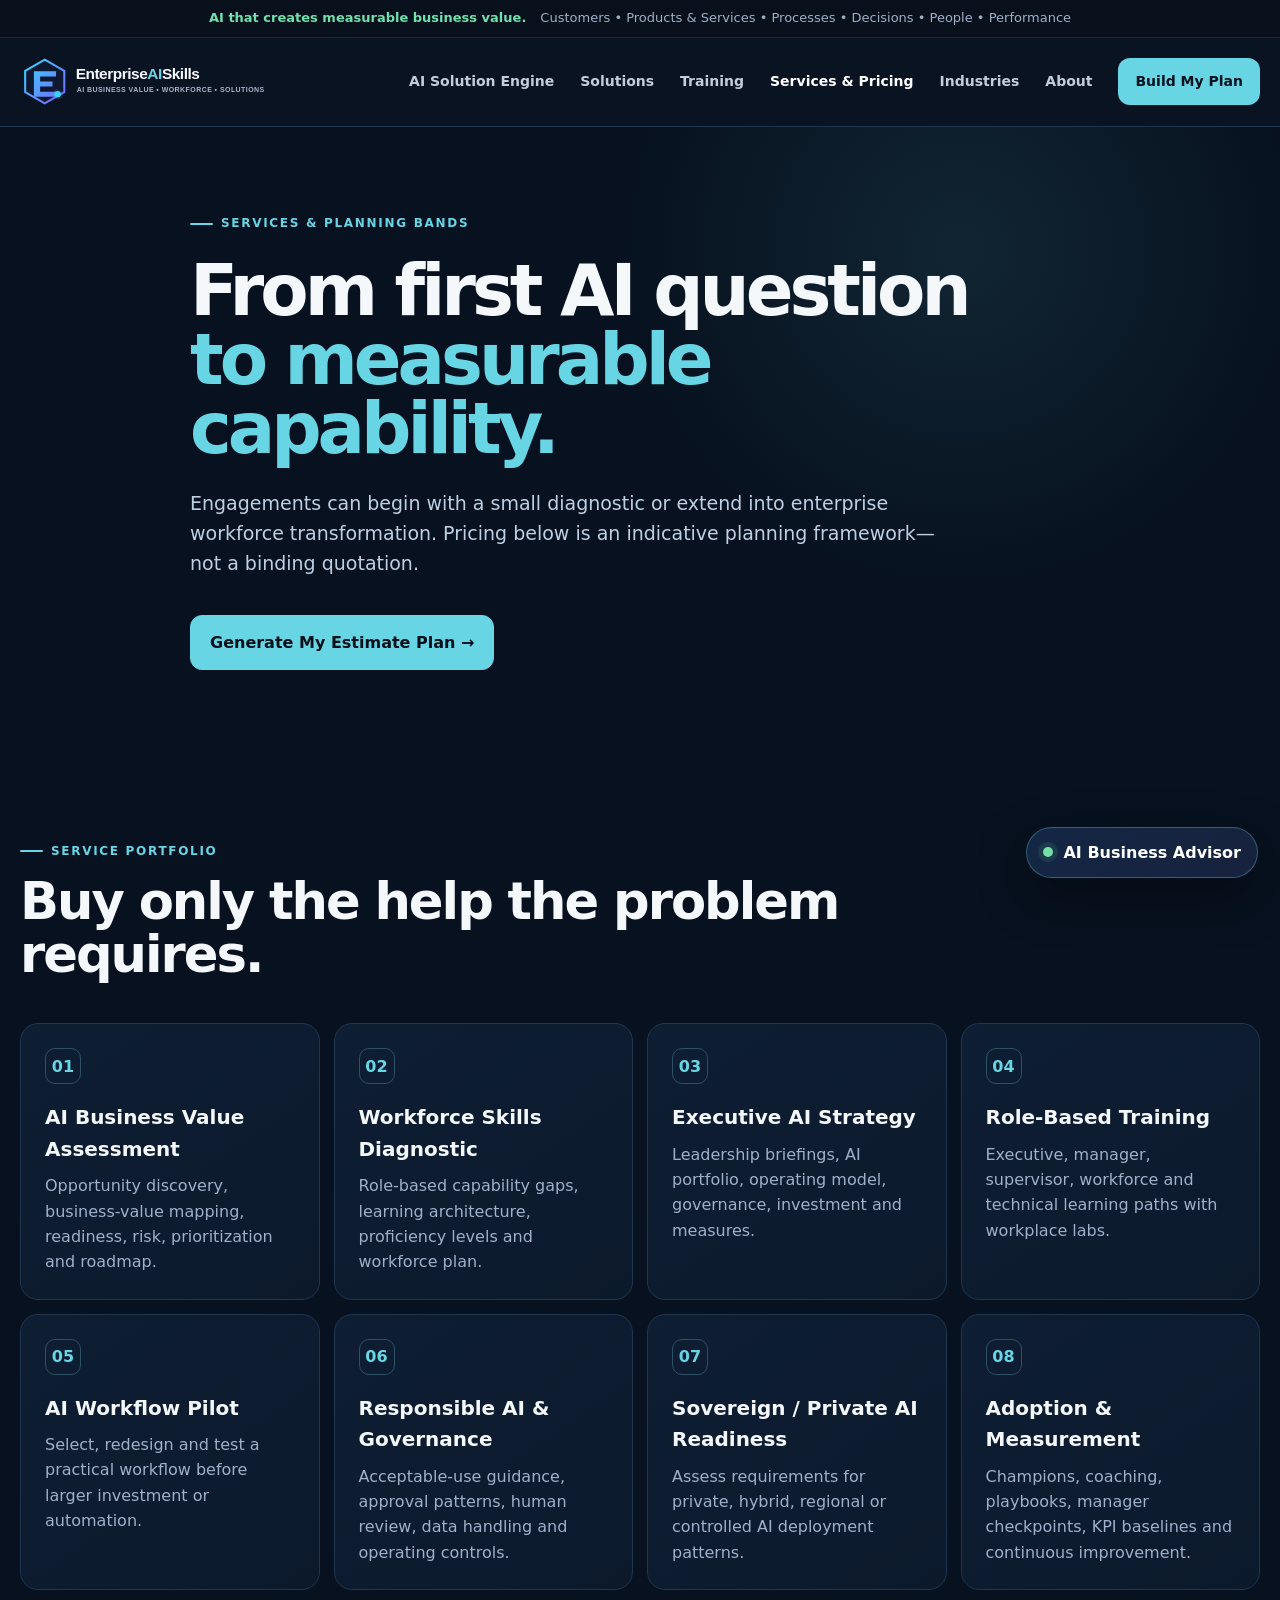
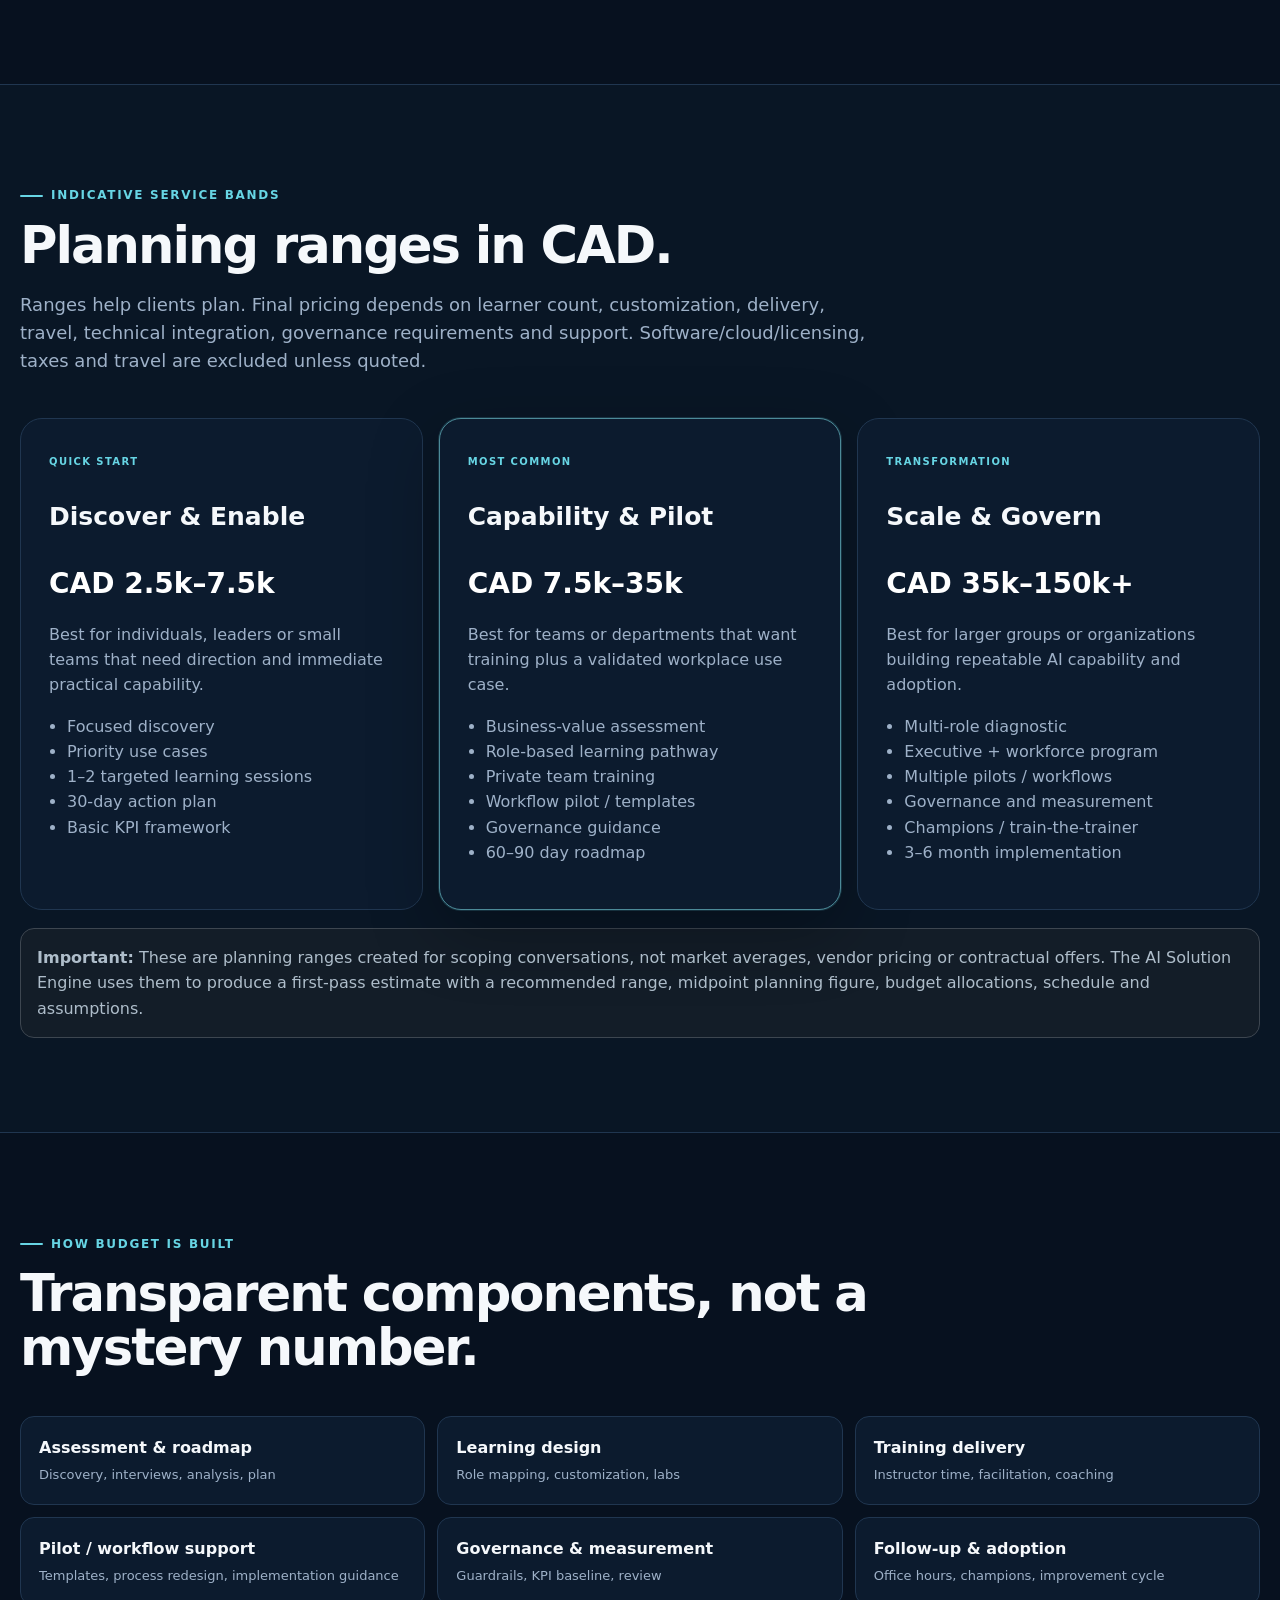
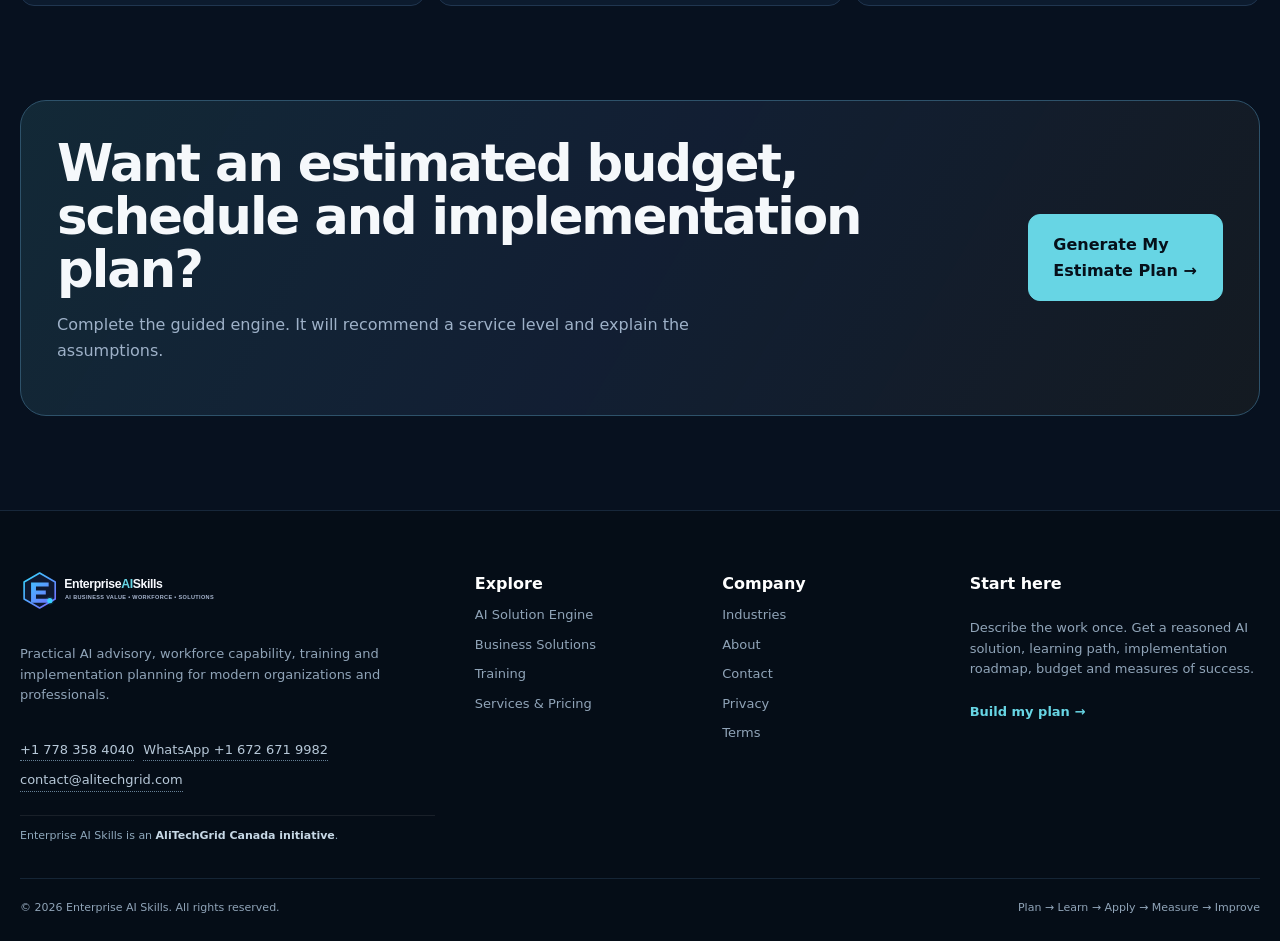
<file: services.html>
<!doctype html>
<html lang="en">
<head>
<!-- Google tag (gtag.js) -->
<script async src="https://www.googletagmanager.com/gtag/js?id=G-HL64FS24QB"></script>
<script>
  window.dataLayer = window.dataLayer || [];
  function gtag(){dataLayer.push(arguments);}
  gtag('js', new Date());
  gtag('config', 'G-HL64FS24QB');
</script>

<meta charset="utf-8">
<meta name="viewport" content="width=device-width,initial-scale=1">
<title>AI Advisory Services &amp; Pricing | Enterprise AI Skills</title>
<meta name="description" content="AI advisory, training, implementation planning and transparent planning estimates for organizations and professionals.">
<meta name="theme-color" content="#07111f">
<meta name="robots" content="index,follow">
<link rel="canonical" href="https://enterpriseaiskills.com/services.html">
<style>

:root{--bg:#07111f;--bg2:#0a1728;--panel:#0e1e33;--panel2:#11243b;--line:#203650;--text:#f5f8fb;--muted:#9eb1c8;--cyan:#67d5e4;--cyan2:#2bbbd1;--blue:#84a8ff;--gold:#f4c653;--green:#70e1ad;--red:#ff8f92;--white:#fff;--ink:#0d2033;--paper:#f5f8fb;--shadow:0 22px 70px rgba(0,0,0,.28);--radius:22px;--max:1240px}
*{box-sizing:border-box}html{scroll-behavior:smooth}body{margin:0;background:var(--bg);color:var(--text);font-family:Inter,ui-sans-serif,system-ui,-apple-system,BlinkMacSystemFont,"Segoe UI",Arial,sans-serif;line-height:1.58}a{color:inherit;text-decoration:none}button,input,select,textarea{font:inherit}.container{width:min(var(--max),calc(100% - 40px));margin:auto}.narrow{max-width:900px}.skip-link{position:absolute;left:-9999px;top:8px;background:#fff;color:#000;padding:8px 12px;z-index:1000}.skip-link:focus{left:8px}.announcement{background:#07101b;border-bottom:1px solid #17273a;font-size:13px;color:var(--muted)}.announcement .container{display:flex;justify-content:center;gap:14px;padding:8px 0}.announcement strong{color:var(--green)}
.site-header{position:sticky;top:0;z-index:100;background:rgba(10,20,34,.94);backdrop-filter:blur(18px);border-bottom:1px solid var(--line)}.nav-wrap{height:88px;display:flex;align-items:center;gap:28px}.brand{display:flex;align-items:center;gap:12px;min-width:max-content}.brand-mark{width:44px;height:44px;border:1px solid #2c5163;border-radius:13px;display:grid;place-items:center;color:var(--cyan);background:linear-gradient(145deg,#10263a,#0b1b2d)}.brand-word{display:flex;flex-direction:column;line-height:1.05}.brand-word b{font-size:19px}.brand-word small{font-size:9px;letter-spacing:1.6px;color:var(--muted);margin-top:6px}.accent{color:var(--cyan)}.main-nav{margin-left:auto;display:flex;align-items:center;gap:26px;font-weight:700;font-size:14px;color:#c2cddd}.main-nav a:hover,.main-nav a[aria-current="page"]{color:#fff}.nav-cta{padding:12px 17px;border-radius:12px;background:var(--cyan);color:#07111f!important}.nav-toggle{display:none;margin-left:auto;background:transparent;border:1px solid var(--line);color:#fff;border-radius:10px;padding:8px 12px}
.eyebrow,.kicker,.step-kicker{display:inline-flex;align-items:center;gap:8px;font-size:12px;font-weight:800;letter-spacing:1.7px;text-transform:uppercase;color:var(--cyan)}.eyebrow:before{content:"";width:23px;height:2px;background:var(--cyan);border-radius:3px}.hero{padding:94px 0 82px;background:radial-gradient(circle at 78% 18%,rgba(43,187,209,.13),transparent 30%),linear-gradient(rgba(255,255,255,.018) 1px,transparent 1px),linear-gradient(90deg,rgba(255,255,255,.018) 1px,transparent 1px);background-size:auto,72px 72px,72px 72px}.hero-grid{display:grid;grid-template-columns:1.05fr .95fr;gap:74px;align-items:center}.hero h1,.page-hero h1,.advisor-hero h1{font-size:clamp(48px,6.1vw,82px);line-height:.98;letter-spacing:-4px;margin:24px 0 24px}.hero h1 span,.page-hero h1 span,.advisor-hero h1 span{color:var(--cyan)}.hero-lead,.page-hero p,.advisor-hero p,.lead{font-size:19px;color:#bed0e4;max-width:760px}.hero-actions{display:flex;flex-wrap:wrap;gap:12px;margin:30px 0 22px}.btn{border:1px solid var(--line);border-radius:12px;padding:14px 19px;font-weight:800;display:inline-flex;align-items:center;justify-content:center;cursor:pointer;background:#122238;color:#fff;transition:.2s}.btn:hover{transform:translateY(-1px);border-color:#3d5876}.btn.primary{background:var(--cyan);border-color:var(--cyan);color:#06101a}.btn.secondary{background:#101d31}.btn.ghost{background:transparent}.btn.large{padding:17px 24px}.hero-proof,.advisor-proof{display:flex;flex-wrap:wrap;gap:14px;color:var(--muted);font-size:13px}.hero-proof span,.advisor-proof span{padding:6px 0}
.hero-engine-card{background:linear-gradient(145deg,rgba(18,37,61,.96),rgba(9,22,39,.96));border:1px solid #28415f;border-radius:26px;box-shadow:var(--shadow);overflow:hidden}.engine-card-head{padding:18px 20px;border-bottom:1px solid var(--line);display:grid;grid-template-columns:auto 1fr auto;gap:10px;align-items:center}.engine-card-head small{color:var(--muted)}.live-dot{width:9px;height:9px;border-radius:50%;background:var(--green);box-shadow:0 0 14px var(--green)}.engine-flow{padding:18px;display:grid;gap:10px}.engine-flow>div{display:grid;grid-template-columns:42px 1fr;gap:4px 12px;padding:14px 16px;border:1px solid #213753;border-radius:14px;background:rgba(255,255,255,.02)}.engine-flow span{grid-row:1/3;color:var(--cyan);font-weight:900;align-self:center}.engine-flow small{color:var(--muted)}.engine-output{margin:0 18px 18px;padding:16px;border-radius:15px;background:linear-gradient(110deg,rgba(103,213,228,.11),rgba(132,168,255,.09));border:1px solid #2d4f65}.engine-output p{font-size:20px;margin:3px 0 10px}.mini-tags{display:flex;flex-wrap:wrap;gap:7px}.mini-tags span{padding:5px 8px;border-radius:99px;background:#0b1a2e;color:#b9c8d8;font-size:11px;border:1px solid #29415e}
.value-strip{border-top:1px solid var(--line);border-bottom:1px solid var(--line);background:#0a1726}.value-strip .container{padding:20px 0;display:flex;align-items:center;gap:18px}.value-strip span{font-size:11px;text-transform:uppercase;letter-spacing:1.4px;color:var(--muted)}.value-chips{display:flex;flex-wrap:wrap;gap:10px}.value-chips b{font-size:13px;padding:8px 12px;border:1px solid #274059;border-radius:99px;background:#0c1c30}
.section{padding:94px 0}.section.alt{background:#091625;border-top:1px solid var(--line);border-bottom:1px solid var(--line)}.section-head{max-width:850px;margin-bottom:42px}.section-head h2,.split-grid h2,.cta-card h2{font-size:clamp(34px,4vw,54px);letter-spacing:-2px;line-height:1.04;margin:14px 0 16px}.section-head p{color:var(--muted);font-size:18px}.process-grid,.feature-grid{display:grid;grid-template-columns:repeat(4,1fr);gap:14px}.process-grid article,.feature-grid article,.stack-grid article,.service-grid article,.industry-grid article{padding:24px;border:1px solid var(--line);border-radius:18px;background:linear-gradient(145deg,#0e1e33,#0b192b)}.process-grid span,.feature-grid i,.stack-grid span,.service-grid span{display:inline-grid;place-items:center;width:36px;height:36px;border:1px solid #2e5065;border-radius:10px;color:var(--cyan);font-style:normal;font-weight:900}.process-grid h3,.feature-grid h3,.stack-grid h3,.service-grid h3{font-size:20px;margin:18px 0 8px}.process-grid p,.feature-grid p,.stack-grid p,.service-grid p,.industry-grid p{color:var(--muted);margin:0}.split-grid{display:grid;grid-template-columns:1.05fr .95fr;gap:70px;align-items:start}.role-list{display:grid;gap:9px;margin-top:30px}.role-list a{padding:15px 16px;border:1px solid var(--line);border-radius:13px;display:flex;justify-content:space-between;gap:15px;background:#0d1b2e}.role-list span{color:var(--muted);font-size:13px}.insight-card,.principle-card,.manifesto-card{border:1px solid #28445d;border-radius:22px;background:linear-gradient(145deg,#11233a,#0a192b);padding:28px;box-shadow:var(--shadow)}.insight-card h3{font-size:28px;line-height:1.15}.arrow-line{color:var(--cyan);font-size:22px;margin:8px 0}.result-bar{border-top:1px solid var(--line);margin-top:18px;padding-top:18px;display:grid;gap:5px}.result-bar span{color:var(--muted);font-size:12px;text-transform:uppercase;letter-spacing:1px}.result-bar b{color:var(--green)}.feature-grid{grid-template-columns:repeat(4,1fr)}.modern-stack{background:radial-gradient(circle at 20% 20%,rgba(132,168,255,.08),transparent 30%)}.stack-grid{display:grid;grid-template-columns:repeat(5,1fr);gap:12px}.stack-grid article{padding:20px}.cta-section{padding-top:0}.cta-card{display:flex;justify-content:space-between;align-items:center;gap:30px;border:1px solid #2e526a;border-radius:26px;padding:36px;background:linear-gradient(120deg,rgba(103,213,228,.12),rgba(132,168,255,.09),rgba(244,198,83,.05))}.cta-card h2{margin-top:0}.cta-card p{color:var(--muted);max-width:740px}
.page-hero,.advisor-hero{padding:80px 0 70px;background:radial-gradient(circle at 75% 20%,rgba(103,213,228,.1),transparent 32%)}.page-hero h1,.advisor-hero h1{font-size:clamp(46px,5.5vw,72px)}.page-hero .btn{margin-top:18px}.solution-domain-grid,.industry-grid{display:grid;grid-template-columns:repeat(3,1fr);gap:14px}.solution-domain-grid article{padding:26px;border:1px solid var(--line);border-radius:18px;background:#0c1b2e}.solution-domain-grid span{color:var(--cyan);font-weight:900}.solution-domain-grid h3{font-size:22px}.solution-domain-grid p{color:var(--muted)}.solution-domain-grid small{display:block;color:#9bb0c8;margin-top:5px}.architecture-grid{display:grid;grid-template-columns:repeat(4,1fr);gap:14px}.architecture-grid article{border:1px solid var(--line);border-radius:18px;padding:24px;background:#0d1d31}.arch-level{font-size:11px;letter-spacing:1.3px;color:var(--cyan);font-weight:900}.architecture-grid p{color:var(--muted)}.architecture-grid small{color:#87a1bc}.principle-card ol{padding-left:20px}.principle-card li{margin:10px 0;color:#c2d0df}
.training-grid{display:grid;grid-template-columns:repeat(3,1fr);gap:14px}.training-grid article{padding:26px;border:1px solid var(--line);border-radius:18px;background:#0d1c2f}.path-badge,.price-label{font-size:10px;letter-spacing:1.4px;color:var(--cyan);font-weight:900}.training-grid h3{font-size:22px}.training-grid p,.training-grid li{color:var(--muted)}.training-grid ul{padding-left:18px}.layer-timeline{display:grid;grid-template-columns:repeat(6,1fr);gap:10px}.layer-timeline>div{padding:20px 16px;border:1px solid var(--line);border-radius:16px;background:#0d1d30}.layer-timeline span{color:var(--cyan);font-weight:900}.layer-timeline b{display:block;margin:12px 0 4px}.layer-timeline p{font-size:13px;color:var(--muted)}.delivery-card{display:grid;grid-template-columns:repeat(2,1fr);gap:10px}.delivery-card>div{padding:18px;border:1px solid var(--line);border-radius:14px;background:#0d1d31;display:grid;gap:4px}.delivery-card span{color:var(--muted);font-size:13px}
.service-grid{display:grid;grid-template-columns:repeat(4,1fr);gap:14px}.pricing-grid{display:grid;grid-template-columns:repeat(3,1fr);gap:16px}.pricing-grid article{border:1px solid var(--line);border-radius:22px;padding:28px;background:#0c1b2e}.pricing-grid article.featured{border-color:#4c8a98;box-shadow:0 0 0 1px rgba(103,213,228,.16),var(--shadow)}.pricing-grid h3{font-size:25px}.price{font-size:28px;font-weight:900;color:#fff;margin:12px 0}.pricing-grid p,.pricing-grid li{color:var(--muted)}.pricing-grid ul{padding-left:18px}.pricing-note{margin-top:18px;padding:16px;border:1px solid #3d4650;border-radius:14px;background:#131d28;color:#aebdca}.budget-components{display:grid;grid-template-columns:repeat(3,1fr);gap:12px}.budget-components>div{padding:18px;border:1px solid var(--line);border-radius:14px;background:#0c1b2e;display:grid;gap:5px}.budget-components span{color:var(--muted);font-size:13px}.principles{display:grid;gap:14px;margin-top:25px}.principles>div{padding-left:18px;border-left:2px solid var(--cyan)}.principles p{margin:4px 0;color:var(--muted)}.manifesto-card h3{font-size:31px;line-height:1.1}.prose h2{margin-top:34px}.prose p{color:#b5c6d8}
/* Advisor */
.advisor-hero-grid{display:grid;grid-template-columns:1.1fr .7fr;gap:70px;align-items:start}.advisor-outcome-card{padding:24px;border:1px solid #2d4c65;border-radius:22px;background:#0c1d31}.advisor-outcome-card h2{font-size:25px}.advisor-outcome-card ul{padding-left:18px;color:#c2d1df}.advisor-note{font-size:12px!important;color:#8399b2!important;border-top:1px solid var(--line);padding-top:14px}.advisor-shell-section{padding:42px 0 90px}.advisor-app{display:grid;grid-template-columns:320px 1fr;border:1px solid #27415c;border-radius:24px;overflow:hidden;background:#0a1829;box-shadow:var(--shadow)}.advisor-sidebar{padding:26px;background:#0b192b;border-right:1px solid var(--line)}.advisor-side-head h2{font-size:22px}.advisor-steps{list-style:none;margin:25px 0;padding:0;display:grid;gap:8px}.advisor-steps li{display:grid;grid-template-columns:34px 1fr;gap:12px;padding:12px;border-radius:13px;color:#839ab1}.advisor-steps li>span{width:32px;height:32px;border:1px solid #2c425b;border-radius:9px;display:grid;place-items:center;font-weight:900}.advisor-steps li b{display:block;color:#adc0d2;font-size:13px}.advisor-steps li small{font-size:11px}.advisor-steps li.active{background:#10243a;color:var(--cyan)}.advisor-steps li.active>span{border-color:#4e8894;color:var(--cyan)}.advisor-steps li.active b{color:#fff}.advisor-privacy{padding:14px;border:1px solid #354154;border-radius:13px;background:#111b28;font-size:12px;color:#90a3b5}.advisor-privacy p{margin:5px 0 0}.advisor-panel{padding:30px}.advisor-progress{display:flex;align-items:center;gap:16px;margin-bottom:30px}.advisor-progress-track{height:7px;background:#14283e;border-radius:99px;flex:1;overflow:hidden}.advisor-progress-track span{display:block;height:100%;width:16.666%;background:linear-gradient(90deg,var(--cyan),var(--blue));transition:.25s}.advisor-progress b{font-size:12px;color:var(--muted)}.advisor-step>h2{font-size:34px;margin:9px 0}.advisor-step>p{color:var(--muted)}.question-block{margin-top:28px}.question-block h3{font-size:16px;margin:0 0 12px}.question-block h3 small{font-weight:400;color:var(--muted)}.option-grid{display:grid;grid-template-columns:repeat(2,1fr);gap:10px}.option-grid.compact{grid-template-columns:repeat(3,1fr)}.advisor-option,.value-option{border:1px solid #273e59;background:#0e1d31;color:#fff;border-radius:14px;padding:15px;text-align:left;cursor:pointer;transition:.15s}.advisor-option:hover,.value-option:hover{border-color:#4a7383;transform:translateY(-1px)}.advisor-option.selected,.value-option.selected{border-color:var(--cyan);background:rgba(103,213,228,.09);box-shadow:0 0 0 1px rgba(103,213,228,.12)}.advisor-option b,.value-option b{display:block}.advisor-option small,.value-option small{display:block;margin-top:5px;color:var(--muted);font-size:12px}.value-priority-grid{display:grid;grid-template-columns:repeat(3,1fr);gap:10px}.value-option span{font-size:11px;color:var(--cyan);font-weight:900}.two-col{display:grid;grid-template-columns:1fr 1fr;gap:18px}.select-wrap select,textarea{width:100%;background:#0e1d31;color:#fff;border:1px solid #29415d;border-radius:12px;padding:14px;outline:none}.select-wrap select:focus,textarea:focus{border-color:var(--cyan)}textarea{resize:vertical}.char-count{text-align:right;font-size:11px;color:var(--muted)}.finish-box{margin-top:25px;padding:18px;border:1px solid #2d5761;border-radius:14px;background:rgba(103,213,228,.06)}.finish-box p{margin:5px 0;color:var(--muted)}.advisor-nav{display:grid;grid-template-columns:auto 1fr auto;align-items:center;gap:16px;margin-top:32px;padding-top:22px;border-top:1px solid var(--line)}.advisor-save{text-align:center;color:#7f94aa;font-size:11px}.save-dot{display:inline-block;width:7px;height:7px;border-radius:50%;background:var(--green);margin-right:5px}.advisor-error{min-height:22px;margin-top:8px;color:var(--red);font-size:12px}
/* Generated plan */
.plan-section{padding:50px 0 100px;background:#eef4f7;color:var(--ink)}.plan-toolbar{display:flex;justify-content:space-between;align-items:center;gap:20px;margin-bottom:20px}.plan-toolbar .eyebrow{color:#147d8e}.plan-toolbar .eyebrow:before{background:#147d8e}.plan-toolbar h2{margin:5px 0}.plan-actions{display:flex;flex-wrap:wrap;gap:8px}.plan-actions .btn{background:#fff;color:#153047;border-color:#c7d5df}.plan-actions .btn.primary{background:#0c7e91;color:#fff;border-color:#0c7e91}.generated-plan{background:#fff;border:1px solid #d3dee5;border-radius:24px;overflow:hidden;box-shadow:0 20px 50px rgba(28,52,73,.12)}.plan-cover{padding:38px;background:linear-gradient(135deg,#071a2c,#0d3450);color:#fff;display:grid;grid-template-columns:1.1fr .9fr;gap:30px}.plan-cover .eyebrow{color:#76e1eb}.plan-cover h1{font-size:42px;line-height:1.05;margin:16px 0}.plan-cover p{color:#c6d9e8;font-size:17px}.plan-meta{display:grid;grid-template-columns:repeat(2,1fr);gap:9px}.plan-meta div{border:1px solid rgba(255,255,255,.14);border-radius:12px;padding:12px;background:rgba(255,255,255,.04)}.plan-meta span{display:block;color:#89a5bb;font-size:10px;text-transform:uppercase;letter-spacing:1px}.plan-meta b{font-size:13px}.plan-body{padding:38px}.plan-section-block{padding:30px 0;border-bottom:1px solid #dce5ea}.plan-section-block:last-child{border-bottom:0}.plan-section-block h2{font-size:27px;margin:0 0 12px}.plan-section-block .lead{color:#4b6274;font-size:16px}.summary-banner{padding:18px;border-radius:15px;background:#eaf7f8;border:1px solid #b9e0e5;margin:18px 0}.summary-banner b{color:#0c6574}.plan-summary-grid,.opportunity-grid,.solution-options,.tech-grid,.kpi-grid,.budget-grid,.assumption-grid{display:grid;grid-template-columns:repeat(3,1fr);gap:12px}.plan-summary-card,.opportunity-card,.tech-card,.kpi-card,.budget-card,.assumption-card{border:1px solid #d6e1e7;border-radius:14px;padding:16px;background:#fbfdfe}.plan-summary-card span,.kpi-card span,.budget-card span,.assumption-card span{font-size:10px;text-transform:uppercase;letter-spacing:1px;color:#6f8493}.plan-summary-card b,.kpi-card b,.budget-card b,.assumption-card b{display:block;margin:4px 0;color:#102e43}.plan-summary-card small,.opportunity-card p,.tech-card p,.budget-card small,.assumption-card small{color:#5f7382}.opportunity-card.high{border-top:4px solid #17a7ba}.opp-rank{font-size:10px;color:#118092;font-weight:900;text-transform:uppercase}.opportunity-card h3{margin:7px 0}.diagnosis-list{display:grid;gap:9px}.diagnosis-list div{padding:13px 15px;border-left:3px solid #1f9fb1;background:#f4f8fa}.solution-option{border:1px solid #d3dfe6;border-radius:16px;padding:18px;background:#fbfdfe;position:relative}.solution-option.recommended{border:2px solid #15889a;background:#f0fbfc}.recommend-badge{position:absolute;top:12px;right:12px;font-size:9px;letter-spacing:1px;background:#147f90;color:#fff;border-radius:99px;padding:5px 8px}.solution-option h3{font-size:21px;margin:5px 0}.solution-option p{color:#5a6e7d}.solution-option ul{padding-left:18px;color:#536b7b}.option-facts{display:grid;grid-template-columns:repeat(2,1fr);gap:6px;margin-top:12px}.option-facts div{padding:8px;border-radius:9px;background:#eef4f6}.option-facts span{display:block;font-size:9px;text-transform:uppercase;color:#758995}.option-facts b{font-size:12px}.reason-box{margin-top:15px;padding:16px;border-radius:14px;background:#102e43;color:#fff}.reason-box p{color:#c8d8e3;margin:5px 0}.tech-card small{display:inline-block;margin-top:7px;padding:4px 7px;border-radius:99px;background:#edf5f7;color:#267385}.learning-path{display:grid;gap:8px}.learning-module{display:grid;grid-template-columns:45px 1fr auto;gap:14px;align-items:center;border:1px solid #d8e2e8;border-radius:13px;padding:14px}.module-num{width:38px;height:38px;border-radius:10px;background:#e6f7f8;display:grid;place-items:center;color:#0a7888;font-weight:900}.learning-module h3{margin:0;font-size:17px}.learning-module p{margin:3px 0;color:#607786;font-size:13px}.module-badge{font-size:10px;padding:5px 8px;background:#eef2f5;border-radius:99px;color:#587080}.roadmap{display:grid;grid-template-columns:repeat(4,1fr);gap:10px}.roadmap-phase{padding:16px;border:1px solid #d6e1e7;border-radius:14px;background:#fbfdfe}.roadmap-time{font-size:10px;color:#0c7c8e;font-weight:900;text-transform:uppercase}.roadmap-phase h3{font-size:18px}.roadmap-phase ul{padding-left:18px;color:#5a6e7d;font-size:13px}.budget-total{font-size:30px;font-weight:900;color:#0c6677}.guardrail-list{display:grid;grid-template-columns:repeat(2,1fr);gap:10px}.guardrail-list div{padding:14px;border:1px solid #d7e1e7;border-radius:12px;background:#fbfdfe}.next-actions{counter-reset:item;display:grid;gap:9px}.next-actions div{display:grid;grid-template-columns:34px 1fr;gap:12px;align-items:start}.next-actions div:before{counter-increment:item;content:counter(item);width:30px;height:30px;border-radius:9px;background:#e4f6f8;color:#0a7586;display:grid;place-items:center;font-weight:900}.plan-note{padding:14px;border:1px solid #ead79e;background:#fff9e7;border-radius:12px;color:#685926}.plan-pills{display:flex;flex-wrap:wrap;gap:7px}.plan-pill{padding:6px 9px;border-radius:99px;background:#e8f5f7;color:#176879;font-size:11px;font-weight:700}
.site-footer{padding:60px 0 24px;background:#050d17;border-top:1px solid #17273a;color:#90a4b8}.footer-grid{display:grid;grid-template-columns:2fr 1fr 1fr 1.4fr;gap:40px}.footer-grid>div{display:flex;flex-direction:column;gap:9px}.footer-grid b{color:#fff}.footer-grid a{font-size:13px}.footer-grid p{font-size:13px}.footer-brand{margin-bottom:8px}.text-link{color:var(--cyan)!important;font-weight:800}.footer-bottom{border-top:1px solid #152536;margin-top:34px;padding-top:20px;display:flex;justify-content:space-between;font-size:11px}
@media(max-width:1050px){.main-nav{gap:16px;font-size:12px}.hero-grid,.split-grid,.advisor-hero-grid{grid-template-columns:1fr}.stack-grid{grid-template-columns:repeat(3,1fr)}.process-grid,.feature-grid,.service-grid{grid-template-columns:repeat(2,1fr)}.solution-domain-grid,.training-grid,.industry-grid{grid-template-columns:repeat(2,1fr)}.architecture-grid{grid-template-columns:repeat(2,1fr)}.layer-timeline{grid-template-columns:repeat(3,1fr)}.advisor-app{grid-template-columns:250px 1fr}.option-grid.compact{grid-template-columns:repeat(2,1fr)}.value-priority-grid{grid-template-columns:repeat(2,1fr)}.plan-cover{grid-template-columns:1fr}.solution-options,.plan-summary-grid,.opportunity-grid,.tech-grid,.kpi-grid,.budget-grid,.assumption-grid{grid-template-columns:repeat(2,1fr)}.roadmap{grid-template-columns:repeat(2,1fr)}.footer-grid{grid-template-columns:repeat(2,1fr)}}
@media(max-width:800px){.announcement span{display:none}.nav-wrap{height:72px}.brand-word small{display:none}.main-nav{display:none;position:absolute;left:20px;right:20px;top:78px;padding:14px;background:#0b1b2d;border:1px solid var(--line);border-radius:16px;flex-direction:column;align-items:stretch;box-shadow:var(--shadow)}.main-nav.open{display:flex}.main-nav a{padding:10px}.nav-toggle{display:block}.hero,.page-hero,.advisor-hero{padding:60px 0}.hero h1,.page-hero h1,.advisor-hero h1{letter-spacing:-2.5px}.value-strip .container{align-items:flex-start;flex-direction:column}.process-grid,.feature-grid,.stack-grid,.solution-domain-grid,.architecture-grid,.training-grid,.service-grid,.industry-grid,.pricing-grid,.budget-components,.layer-timeline{grid-template-columns:1fr}.cta-card{align-items:flex-start;flex-direction:column}.advisor-app{display:block}.advisor-sidebar{border-right:0;border-bottom:1px solid var(--line)}.advisor-steps{grid-template-columns:repeat(3,1fr)}.advisor-steps li{grid-template-columns:32px}.advisor-steps li div{display:none}.option-grid,.option-grid.compact,.value-priority-grid,.two-col{grid-template-columns:1fr}.advisor-panel{padding:22px}.advisor-nav{grid-template-columns:1fr 1fr}.advisor-save{display:none}.plan-toolbar{align-items:flex-start;flex-direction:column}.plan-body,.plan-cover{padding:24px}.solution-options,.plan-summary-grid,.opportunity-grid,.tech-grid,.kpi-grid,.budget-grid,.assumption-grid,.roadmap,.guardrail-list{grid-template-columns:1fr}.learning-module{grid-template-columns:42px 1fr}.module-badge{grid-column:2}.footer-grid{grid-template-columns:1fr 1fr}}
@media(max-width:520px){.container{width:min(100% - 28px,var(--max))}.hero h1,.page-hero h1,.advisor-hero h1{font-size:44px}.hero-lead,.page-hero p,.advisor-hero p{font-size:16px}.hero-actions .btn{width:100%}.process-grid,.feature-grid{grid-template-columns:1fr}.role-list a{align-items:flex-start;flex-direction:column}.advisor-steps{grid-template-columns:repeat(2,1fr)}.plan-meta{grid-template-columns:1fr}.footer-grid{grid-template-columns:1fr}.footer-bottom{flex-direction:column;gap:6px}}
@media print{body{background:#fff!important}.announcement,.site-header,.site-footer,.plan-toolbar{display:none!important}.plan-section{padding:0;background:#fff}.generated-plan{border:0;box-shadow:none}.plan-cover{print-color-adjust:exact;-webkit-print-color-adjust:exact}.plan-section-block{break-inside:avoid}.solution-option,.roadmap-phase,.learning-module,.tech-card{break-inside:avoid}}

/* V3.2 additions */
.course-price-row{display:grid;grid-template-columns:1fr 1fr;gap:8px;margin:16px 0}
.course-price-row div{padding:12px;border:1px solid var(--line);border-radius:12px;background:#0a1829}
.course-price-row span{display:block;color:var(--muted);font-size:11px;text-transform:uppercase;letter-spacing:.7px}
.course-price-row b{display:block;margin-top:3px;font-size:16px;color:#fff}
.course-meta{display:flex;flex-wrap:wrap;gap:7px;margin:10px 0 14px}
.course-meta span{font-size:11px;padding:5px 8px;border:1px solid #29415e;border-radius:99px;color:#bad0df;background:#0b1a2e}
.course-card-actions{display:flex;flex-wrap:wrap;gap:8px;margin-top:16px}
.contact-channel-grid{display:grid;grid-template-columns:repeat(4,1fr);gap:12px}
.contact-channel{padding:22px;border:1px solid var(--line);border-radius:18px;background:#0d1d31}
.contact-channel span{display:block;color:var(--cyan);font-size:11px;font-weight:900;letter-spacing:1px;text-transform:uppercase}
.contact-channel b{display:block;font-size:19px;margin:8px 0}
.contact-channel small{color:var(--muted)}
.contact-channel a{color:#fff;text-decoration:underline;text-underline-offset:3px}
.estimate-box{border:1px solid #3e7180;border-radius:18px;padding:20px;background:linear-gradient(120deg,rgba(103,213,228,.10),rgba(132,168,255,.06));margin:16px 0}
.estimate-box h3{margin:0 0 8px}
.estimate-total{font-size:30px;font-weight:900;color:var(--cyan)}
.fixed-course-rec{display:grid;grid-template-columns:1.2fr .7fr .7fr;gap:10px;align-items:center;border:1px solid var(--line);border-radius:14px;padding:15px;margin:9px 0;background:#0d1d30}
.fixed-course-rec small{color:var(--muted)}
.footer-contact{display:flex;flex-wrap:wrap;gap:9px;margin-top:12px;color:#b7c8d8;font-size:12px}
.footer-contact a{border-bottom:1px dotted #668096}
@media(max-width:1000px){.contact-channel-grid{grid-template-columns:repeat(2,1fr)}}
@media(max-width:800px){.contact-channel-grid{grid-template-columns:1fr}.course-price-row{grid-template-columns:1fr}.fixed-course-rec{grid-template-columns:1fr}}



/* V3.3 endorsed-brand architecture */
.brand-endorsement{
  margin-top:14px;
  padding-top:12px;
  border-top:1px solid rgba(255,255,255,.08);
  color:#8fa8bc;
  font-size:11px;
  line-height:1.5;
}
.brand-endorsement b{color:#c7d8e6;font-weight:800}
.brand-relationship{
  border:1px solid rgba(103,213,228,.22);
  border-radius:18px;
  padding:24px;
  background:linear-gradient(135deg,rgba(103,213,228,.07),rgba(132,168,255,.04));
}
.brand-relationship .relationship-label{
  display:inline-block;
  margin-bottom:10px;
  color:var(--cyan);
  font-size:11px;
  font-weight:900;
  letter-spacing:1px;
  text-transform:uppercase;
}
.brand-relationship h3{margin:0 0 9px}
.brand-relationship p{margin:0;color:var(--muted)}
.brand-relationship strong{color:#fff}
.shared-channel-note{
  margin-top:16px;
  padding:14px 16px;
  border-left:3px solid var(--cyan);
  border-radius:8px;
  background:rgba(103,213,228,.06);
  color:#aac0d1;
  font-size:12px;
}



/* V4.7 repaired production branding */
.brand.brand-logo-link{display:flex;align-items:center;min-width:320px;line-height:1}
.brand-logo-img{display:block;width:340px;max-width:100%;height:auto}
.footer-brand-logo{display:block;width:270px;max-width:100%;height:auto;margin-bottom:12px}
@media(max-width:1180px){
  .brand.brand-logo-link{min-width:275px}.brand-logo-img{width:295px}.main-nav{gap:18px}
}
@media(max-width:900px){.brand.brand-logo-link{min-width:0}.brand-logo-img{width:270px}}
@media(max-width:520px){.brand-logo-img{width:235px}}


/* Enterprise AI Skills — AI Business Advisor */
.eais-chat-launcher{
  position:fixed;right:22px;bottom:22px;z-index:9998;display:flex;align-items:center;gap:10px;
  padding:12px 16px;border-radius:999px;border:1px solid rgba(103,213,228,.35);
  background:linear-gradient(135deg,#132744,#17223d);color:#fff;font-weight:850;
  box-shadow:0 18px 50px rgba(0,0,0,.35);cursor:pointer
}
.eais-chat-launcher:hover{transform:translateY(-1px);border-color:#67d5e4}
.eais-chat-dot{width:10px;height:10px;border-radius:50%;background:#74e0a5;box-shadow:0 0 0 5px rgba(116,224,165,.10)}
.eais-chat-panel{
  position:fixed;right:22px;bottom:82px;z-index:9999;width:min(390px,calc(100vw - 28px));
  height:min(620px,calc(100vh - 120px));display:none;flex-direction:column;overflow:hidden;
  border:1px solid #29425f;border-radius:22px;background:#0b1628;box-shadow:0 30px 80px rgba(0,0,0,.48)
}
.eais-chat-panel.open{display:flex}
.eais-chat-head{display:flex;align-items:center;justify-content:space-between;gap:14px;padding:16px 18px;background:linear-gradient(135deg,#122944,#17223d);border-bottom:1px solid #233a55}
.eais-chat-title{display:flex;align-items:center;gap:10px}.eais-chat-title b{display:block;font-size:15px}
.eais-chat-title small{display:block;color:#9ab1c5;margin-top:2px;font-size:11px}
.eais-chat-close{border:0;background:transparent;color:#b8c9d8;font-size:24px;cursor:pointer;padding:2px 6px}
.eais-chat-body{flex:1;overflow:auto;padding:16px}.eais-msg{display:flex;margin:0 0 12px}
.eais-msg.bot{justify-content:flex-start}.eais-msg.user{justify-content:flex-end}
.eais-bubble{max-width:88%;padding:11px 13px;border-radius:15px;font-size:13px;line-height:1.55}
.eais-msg.bot .eais-bubble{background:#13243b;border:1px solid #263e5a;color:#eef6fb;border-bottom-left-radius:5px}
.eais-msg.user .eais-bubble{background:#67d5e4;color:#06111f;border-bottom-right-radius:5px;font-weight:700}
.eais-quick{display:flex;flex-wrap:wrap;gap:7px;margin:6px 0 14px}
.eais-chip{border:1px solid #355474;background:#0f1f34;color:#d7e6f0;padding:8px 10px;border-radius:999px;font-size:11px;font-weight:800;cursor:pointer}
.eais-chip:hover{border-color:#67d5e4;color:#fff}
.eais-chat-input-wrap{padding:12px;border-top:1px solid #223852;background:#0a1423}
.eais-chat-input-row{display:flex;gap:8px}.eais-chat-input{flex:1;min-width:0;border:1px solid #2c4562;border-radius:13px;background:#101f33;color:#fff;padding:11px 12px;outline:none;font:inherit;font-size:13px}
.eais-chat-input:focus{border-color:#67d5e4}.eais-chat-send{border:0;border-radius:12px;background:#67d5e4;color:#06111f;padding:0 14px;font-weight:900;cursor:pointer}
.eais-chat-note{margin-top:8px;color:#738da3;font-size:10px;line-height:1.4}
.eais-chat-card{margin:8px 0;padding:12px;border:1px solid #28415e;border-radius:14px;background:#0f1f33}
.eais-chat-card b{display:block;color:#fff;margin-bottom:4px}.eais-chat-card small{display:block;color:#9bb1c3;line-height:1.45}
.eais-chat-card a{display:inline-block;margin-top:8px;color:#67d5e4;font-size:12px;font-weight:900}
@media(max-width:700px){.eais-chat-launcher{right:12px;bottom:12px}.eais-chat-panel{right:10px;bottom:72px;width:calc(100vw - 20px);height:calc(100vh - 92px);border-radius:18px}}
@media print{.eais-chat-launcher,.eais-chat-panel{display:none!important}}

</style>
<link rel="icon" type="image/svg+xml" href="assets/favicon.svg">
<meta property="og:title" content="AI Advisory Services &amp; Pricing | Enterprise AI Skills">
<meta property="og:description" content="AI advisory, training, implementation planning and transparent planning estimates for organizations and professionals.">
<meta property="og:type" content="website">
<meta property="og:url" content="https://enterpriseaiskills.com/services.html">
<meta name="twitter:card" content="summary">
<link rel="manifest" href="site.webmanifest">
</head>
<body>
<a class="skip-link" href="#main">Skip to content</a>
<div class="announcement"><div class="container"><strong>AI that creates measurable business value.</strong><span>Customers • Products & Services • Processes • Decisions • People • Performance</span></div></div>
<header class="site-header"><div class="container nav-wrap">
<a class="brand brand-logo-link" href="index.html" aria-label="Enterprise AI Skills home"><img class="brand-logo-img" src="assets/logo.svg" alt="EnterpriseAISkills — AI Business Value, Workforce, Solutions"></a>
<button class="nav-toggle" aria-label="Open navigation" aria-expanded="false">☰</button>
<nav class="main-nav" aria-label="Main navigation">
<a href="advisor.html">AI Solution Engine</a>
<a href="solutions.html">Solutions</a>
<a href="training.html">Training</a>
<a href="services.html" aria-current="page">Services & Pricing</a>
<a href="industries.html">Industries</a>
<a href="about.html">About</a>
<a class="nav-cta" href="advisor.html">Build My Plan</a>
</nav>
</div></header>
<main id="main">
<section class="page-hero"><div class="container narrow"><span class="eyebrow">SERVICES & PLANNING BANDS</span><h1>From first AI question<br><span>to measurable capability.</span></h1><p>Engagements can begin with a small diagnostic or extend into enterprise workforce transformation. Pricing below is an indicative planning framework—not a binding quotation.</p><a class="btn primary" href="advisor.html">Generate My Estimate Plan →</a></div></section>
<section class="section"><div class="container"><div class="section-head"><span class="eyebrow">SERVICE PORTFOLIO</span><h2>Buy only the help the problem requires.</h2></div><div class="service-grid"><article><span>01</span><h3>AI Business Value Assessment</h3><p>Opportunity discovery, business-value mapping, readiness, risk, prioritization and roadmap.</p></article><article><span>02</span><h3>Workforce Skills Diagnostic</h3><p>Role-based capability gaps, learning architecture, proficiency levels and workforce plan.</p></article><article><span>03</span><h3>Executive AI Strategy</h3><p>Leadership briefings, AI portfolio, operating model, governance, investment and measures.</p></article><article><span>04</span><h3>Role-Based Training</h3><p>Executive, manager, supervisor, workforce and technical learning paths with workplace labs.</p></article><article><span>05</span><h3>AI Workflow Pilot</h3><p>Select, redesign and test a practical workflow before larger investment or automation.</p></article><article><span>06</span><h3>Responsible AI & Governance</h3><p>Acceptable-use guidance, approval patterns, human review, data handling and operating controls.</p></article><article><span>07</span><h3>Sovereign / Private AI Readiness</h3><p>Assess requirements for private, hybrid, regional or controlled AI deployment patterns.</p></article><article><span>08</span><h3>Adoption & Measurement</h3><p>Champions, coaching, playbooks, manager checkpoints, KPI baselines and continuous improvement.</p></article></div></div></section>
<section class="section alt"><div class="container"><div class="section-head"><span class="eyebrow">INDICATIVE SERVICE BANDS</span><h2>Planning ranges in CAD.</h2><p>Ranges help clients plan. Final pricing depends on learner count, customization, delivery, travel, technical integration, governance requirements and support. Software/cloud/licensing, taxes and travel are excluded unless quoted.</p></div><div class="pricing-grid"><article><span class="price-label">QUICK START</span><h3>Discover & Enable</h3><div class="price">CAD 2.5k–7.5k</div><p>Best for individuals, leaders or small teams that need direction and immediate practical capability.</p><ul><li>Focused discovery</li><li>Priority use cases</li><li>1–2 targeted learning sessions</li><li>30-day action plan</li><li>Basic KPI framework</li></ul></article><article class="featured"><span class="price-label">MOST COMMON</span><h3>Capability & Pilot</h3><div class="price">CAD 7.5k–35k</div><p>Best for teams or departments that want training plus a validated workplace use case.</p><ul><li>Business-value assessment</li><li>Role-based learning pathway</li><li>Private team training</li><li>Workflow pilot / templates</li><li>Governance guidance</li><li>60–90 day roadmap</li></ul></article><article><span class="price-label">TRANSFORMATION</span><h3>Scale & Govern</h3><div class="price">CAD 35k–150k+</div><p>Best for larger groups or organizations building repeatable AI capability and adoption.</p><ul><li>Multi-role diagnostic</li><li>Executive + workforce program</li><li>Multiple pilots / workflows</li><li>Governance and measurement</li><li>Champions / train-the-trainer</li><li>3–6 month implementation</li></ul></article></div><div class="pricing-note"><b>Important:</b> These are planning ranges created for scoping conversations, not market averages, vendor pricing or contractual offers. The AI Solution Engine uses them to produce a first-pass estimate with a recommended range, midpoint planning figure, budget allocations, schedule and assumptions.</div></div></section>
<section class="section"><div class="container"><div class="section-head"><span class="eyebrow">HOW BUDGET IS BUILT</span><h2>Transparent components, not a mystery number.</h2></div><div class="budget-components"><div><b>Assessment & roadmap</b><span>Discovery, interviews, analysis, plan</span></div><div><b>Learning design</b><span>Role mapping, customization, labs</span></div><div><b>Training delivery</b><span>Instructor time, facilitation, coaching</span></div><div><b>Pilot / workflow support</b><span>Templates, process redesign, implementation guidance</span></div><div><b>Governance & measurement</b><span>Guardrails, KPI baseline, review</span></div><div><b>Follow-up & adoption</b><span>Office hours, champions, improvement cycle</span></div></div></div></section>
<section class="section cta-section"><div class="container cta-card"><div><h2>Want an estimated budget, schedule and implementation plan?</h2><p>Complete the guided engine. It will recommend a service level and explain the assumptions.</p></div><a class="btn primary large" href="advisor.html">Generate My Estimate Plan →</a></div></section>
</main>
<footer class="site-footer"><div class="container footer-grid"><div><a class="footer-brand-link" href="index.html" aria-label="Enterprise AI Skills home"><img class="footer-brand-logo" src="assets/logo.svg" alt="EnterpriseAISkills — AI Business Value, Workforce, Solutions"></a><p>Practical AI advisory, workforce capability, training and implementation planning for modern organizations and professionals.</p><div class="footer-contact"><a href="tel:+17783584040">+1 778 358 4040</a><a href="https://wa.me/16726719982">WhatsApp +1 672 671 9982</a><a href="mailto:contact@alitechgrid.com">contact@alitechgrid.com</a></div><div class="brand-endorsement">Enterprise AI Skills is an <b>AliTechGrid Canada initiative</b>.</div></div><div><b>Explore</b><a href="advisor.html">AI Solution Engine</a><a href="solutions.html">Business Solutions</a><a href="training.html">Training</a><a href="services.html">Services & Pricing</a></div><div><b>Company</b><a href="industries.html">Industries</a><a href="about.html">About</a><a href="contact.html">Contact</a><a href="privacy.html">Privacy</a><a href="terms.html">Terms</a></div><div><b>Start here</b><p>Describe the work once. Get a reasoned AI solution, learning path, implementation roadmap, budget and measures of success.</p><a class="text-link" href="advisor.html">Build my plan →</a></div></div><div class="container footer-bottom"><span>© 2026 Enterprise AI Skills. All rights reserved.</span><span>Plan → Learn → Apply → Measure → Improve</span></div></footer>
<script>

(()=>{const toggle=document.querySelector('.nav-toggle');const nav=document.querySelector('.main-nav');if(toggle&&nav){toggle.addEventListener('click',()=>{const open=nav.classList.toggle('open');toggle.setAttribute('aria-expanded',String(open));toggle.textContent=open?'×':'☰'});}document.querySelectorAll('a[href^="#"]').forEach(a=>a.addEventListener('click',e=>{const id=a.getAttribute('href');if(id.length>1){const el=document.querySelector(id);if(el){e.preventDefault();el.scrollIntoView({behavior:'smooth'});}}}));})();

</script>

<button class="eais-chat-launcher" id="eaisChatLauncher" aria-haspopup="dialog" aria-controls="eaisChatPanel" aria-expanded="false">
<span class="eais-chat-dot" aria-hidden="true"></span><span>AI Business Advisor</span>
</button>
<section class="eais-chat-panel" id="eaisChatPanel" role="dialog" aria-modal="false" aria-label="Enterprise AI Skills AI Business Advisor">
<div class="eais-chat-head">
  <div class="eais-chat-title"><span class="eais-chat-dot" aria-hidden="true"></span><div><b>AI Business Advisor</b><small>Training • Solutions • Budget • Next steps</small></div></div>
  <button class="eais-chat-close" id="eaisChatClose" aria-label="Close chat">×</button>
</div>
<div class="eais-chat-body" id="eaisChatBody"></div>
<div class="eais-chat-input-wrap">
  <div class="eais-chat-input-row"><input class="eais-chat-input" id="eaisChatInput" type="text" maxlength="500" placeholder="Describe your work or problem..." aria-label="Message the AI Business Advisor"><button class="eais-chat-send" id="eaisChatSend">Send</button></div>
  <div class="eais-chat-note">Do not enter confidential, personal, regulated, proprietary or security-sensitive information.</div>
</div>
</section>

<script>

(function(){
const $=s=>document.querySelector(s),launcher=$('#eaisChatLauncher'),panel=$('#eaisChatPanel'),closeBtn=$('#eaisChatClose'),body=$('#eaisChatBody'),input=$('#eaisChatInput'),send=$('#eaisChatSend');
if(!launcher||!panel||!body)return;
let started=false;
const esc=s=>String(s||'').replace(/[&<>"']/g,m=>({'&':'&amp;','<':'&lt;','>':'&gt;','"':'&quot;',"'":'&#39;'}[m]));
function scrollBottom(){body.scrollTop=body.scrollHeight}
function bot(text,html=false){const r=document.createElement('div');r.className='eais-msg bot';const b=document.createElement('div');b.className='eais-bubble';html?b.innerHTML=text:b.textContent=text;r.appendChild(b);body.appendChild(r);scrollBottom()}
function user(text){const r=document.createElement('div');r.className='eais-msg user';const b=document.createElement('div');b.className='eais-bubble';b.textContent=text;r.appendChild(b);body.appendChild(r);scrollBottom()}
function card(title,desc,href,label){bot(`<div class="eais-chat-card"><b>${esc(title)}</b><small>${esc(desc)}</small><a href="${href}">${esc(label||'Open →')}</a></div>`,true)}
function chips(items){const w=document.createElement('div');w.className='eais-quick';items.forEach(([label,value])=>{const b=document.createElement('button');b.className='eais-chip';b.textContent=label;b.addEventListener('click',()=>handle(value||label,label));w.appendChild(b)});body.appendChild(w);scrollBottom()}
function classify(t){t=t.toLowerCase();
 if(/price|pricing|cost|budget|estimate|quote|quotation|how much/.test(t))return'estimate';
 if(/team|staff|employee|workforce|department|group|supervisor/.test(t)&&/train|learn|skill|program/.test(t))return'teamtraining';
 if(/myself|individual|career|job|personal/.test(t)||(/train|learn|program/.test(t)&&!/team|staff|employee|workforce|department|group/.test(t)))return'individual';
 if(/customer|client|service|sales|response|experience/.test(t))return'customers';
 if(/product|service offering|innovation|new service|new product/.test(t))return'products';
 if(/process|workflow|manual|repetitive|automation|delay|slow|approval/.test(t))return'process';
 if(/decision|analysis|report|insight|forecast|planning/.test(t))return'decisions';
 if(/people|manager|boss|colleague|team member|direct report|communication|meeting|hr/.test(t))return'people';
 if(/performance|productivity|quality|cost|revenue|growth|kpi/.test(t))return'performance';
 if(/problem|solution|implement|implementation|strategy|advis/.test(t))return'solution';
 if(/contact|phone|whatsapp|email|talk|speak/.test(t))return'contact';
 return'general'}
function welcome(){if(started)return;started=true;bot("Welcome. You do not need to know AI terminology. Tell me what you want to improve, and I’ll guide you to the fastest useful next step.");chips([["Improve customers","customers"],["Improve a process","process"],["Train myself","individual training"],["Train my team","team training"],["Get budget & schedule","estimate"],["Solve a business problem","solution"]])}
function handle(value,shown){const text=(value||'').trim();if(!text)return;user(shown||text);input.value='';const intent=classify(text);
 if(intent==='estimate'){bot("For a useful estimate, the site should first understand your role, organization size, priority, urgency and whether you need training only or implementation support.");card("Generate an Estimate Plan","Receive a recommended option, estimated investment range, schedule and assumptions.","advisor.html","Generate estimate →");return}
 if(intent==='teamtraining'){bot("For teams, choose standard role-based training when the need is clear, or generate a customized team plan when workflows, governance or implementation matter.");card("Private Team Training","Practical role-based AI training with standard fees.","training.html#fixed-courses","View team training →");card("Custom Team AI Plan","Best for department-specific workflows, governance, implementation or KPIs.","advisor.html","Build team plan →");return}
 if(intent==='individual'){bot("Start from your actual job rather than random AI tools.");card("AI Career & Professional Productivity","A practical training program for individual professionals.","training.html#fixed-courses","View training →");card("Personal AI Work Plan","Generate a tailored learning and workplace application path.","advisor.html","Build my plan →");return}
 if(intent==='customers'){bot("AI can support customer communication, service quality, response time, knowledge access, sales support and customer insight.");chips([["Faster customer response","process"],["Better customer insights","decisions"],["Train customer-facing staff","team training"],["Build full solution plan","solution"]]);return}
 if(intent==='products'){bot("For products and services, useful AI opportunities include research, customer insight, service design, quality, personalization and faster iteration.");card("Build Product/Service AI Plan","Map opportunities, skills, implementation, budget, schedule and measures of value.","advisor.html","Start plan →");return}
 if(intent==='process'){bot("Process improvement is strongest where work is repetitive, slow, manual, error-prone or dependent on too much searching, copying, reporting or follow-up.");card("Analyze My Process","Generate alternative solutions, recommended skills, implementation steps, estimate and KPIs.","advisor.html","Analyze process →");return}
 if(intent==='decisions'){bot("AI can improve decisions by summarizing evidence, comparing options, identifying patterns and surfacing risks. Human accountability remains essential.");card("Build Decision-Support Plan","Map the decision, information sources, skills, controls and measures.","advisor.html","Build plan →");return}
 if(intent==='people'){bot("For people and collaboration, focus on managers, direct reports, colleagues, customers, suppliers and stakeholders: meetings, communication, coaching, knowledge sharing and coordination.");card("AI Training for Managers, Supervisors & Teams","Choose a role-based training pathway.","training.html#fixed-courses","View training →");return}
 if(intent==='performance'){bot("Measure performance in business terms: time saved, turnaround, quality, error rate, customer response, revenue support, cost, employee capability and decision speed.");card("Build a Measurable AI Plan","Link recommendations to KPIs and implementation milestones.","advisor.html","Build measurable plan →");return}
 if(intent==='solution'){bot("Describe the work once. The AI Solution Engine maps the problem to business value, compares approaches, recommends the best fit, and produces training, implementation, estimated budget, schedule and KPIs.");card("AI Business Value & Workforce Solution Engine","For customers, products/services, processes, decisions, people and performance.","advisor.html","Build my solution plan →");return}
 if(intent==='contact'){bot(`<div class="eais-chat-card"><b>Contact Enterprise AI Skills</b><small>Business: +1 778 358 4040<br>WhatsApp: +1 672 671 9982<br>Email: contact@alitechgrid.com</small><a href="contact.html">Open contact page →</a></div>`,true);return}
 bot("Choose the closest business objective below—or describe the specific work causing the problem.");chips([["Customers","customers"],["Products & Services","products"],["Processes","process"],["Decisions","decisions"],["People","people"],["Performance","performance"],["Budget & schedule","estimate"],["Training","team training"]])
}
launcher.addEventListener('click',()=>{const open=panel.classList.toggle('open');launcher.setAttribute('aria-expanded',open?'true':'false');if(open){welcome();setTimeout(()=>input.focus(),50)}});
closeBtn.addEventListener('click',()=>{panel.classList.remove('open');launcher.setAttribute('aria-expanded','false');launcher.focus()});
send.addEventListener('click',()=>handle(input.value));input.addEventListener('keydown',e=>{if(e.key==='Enter'){e.preventDefault();handle(input.value)}});
document.addEventListener('keydown',e=>{if(e.key==='Escape'&&panel.classList.contains('open'))closeBtn.click()});
})();

</script>

<script>
/* Enterprise AI Skills GA4 business-event tracking.
   Tracks actions only; it does NOT send Advisor/chatbot text or form content. */
(function(){
  if (typeof window.gtag !== 'function') return;

  function track(name, params){
    var base = {
      page_path: window.location.pathname,
      page_title: document.title
    };
    window.gtag('event', name, Object.assign(base, params || {}));
  }
  window.eaisTrack = track;

  function cleanLabel(el){
    return ((el && el.textContent) || '').replace(/\s+/g,' ').trim().slice(0,80);
  }

  document.addEventListener('click', function(e){
    var el = e.target.closest('a,button');
    if (!el) return;

    var href = el.getAttribute('href') || '';
    var label = cleanLabel(el);

    if (href.indexOf('https://wa.me/') === 0) {
      track('whatsapp_clicked', {cta_label: label || 'WhatsApp'});
      track('contact_intent', {channel:'whatsapp'});
    }
    if (href.indexOf('tel:') === 0) {
      track('phone_clicked', {cta_label: label || 'Phone'});
      track('contact_intent', {channel:'phone'});
    }
    if (href.indexOf('mailto:') === 0) {
      track('email_clicked', {cta_label: label || 'Email'});
      track('contact_intent', {channel:'email'});
    }

    if (href.indexOf('advisor.html') !== -1 && /build|plan|solution|estimate/i.test(label)) {
      track('build_plan_clicked', {cta_label: label});
    }
    if (href.indexOf('training.html') !== -1) {
      track('training_clicked', {cta_label: label});
    }
    if (href.indexOf('contact.html') !== -1) {
      track('contact_page_clicked', {cta_label: label});
    }
    if (/estimate/i.test(label)) {
      track('estimate_requested', {cta_label: label});
    }

    if (el.matches('[data-plan-download]')) {
      track('plan_downloaded', {format:'html'});
    }
    if (el.matches('[data-plan-print]')) {
      track('plan_print_or_pdf', {format:'print_pdf'});
    }
    if (el.matches('[data-plan-copy]')) {
      track('plan_summary_copied');
    }

    if (el.id === 'eaisChatLauncher') {
      setTimeout(function(){
        if (el.getAttribute('aria-expanded') === 'true') {
          track('advisor_chat_opened');
        }
      }, 0);
    }

    if (el.matches('[data-next]') && /advisor\.html$/.test(window.location.pathname)) {
      try {
        if (!sessionStorage.getItem('eais_plan_started')) {
          sessionStorage.setItem('eais_plan_started','1');
          track('plan_started');
        }
      } catch(x) {
        track('plan_started');
      }
    }
  });

  function pageEvent(){
    var path = window.location.pathname;
    if (/training\.html$/.test(path)) track('training_viewed');
    if (/services\.html$/.test(path)) track('services_pricing_viewed');
    if (/contact\.html$/.test(path)) track('contact_page_viewed');
    if (/advisor\.html$/.test(path)) track('solution_engine_viewed');
  }

  if (document.readyState === 'loading') {
    document.addEventListener('DOMContentLoaded', pageEvent);
  } else {
    pageEvent();
  }

  /* Record a completed plan only when the generated-plan section actually becomes visible. */
  if (/advisor\.html$/.test(window.location.pathname)) {
    function watchPlan(){
      var section = document.querySelector('[data-plan-section]');
      if (!section) return;

      var sent = false;
      function check(){
        if (!section.hidden && !sent) {
          sent = true;
          track('plan_completed');
        }
      }
      check();
      new MutationObserver(check).observe(section, {
        attributes:true,
        attributeFilter:['hidden']
      });
    }

    if (document.readyState === 'loading') {
      document.addEventListener('DOMContentLoaded', watchPlan);
    } else {
      watchPlan();
    }
  }
})();
</script>

</body></html>
</file>
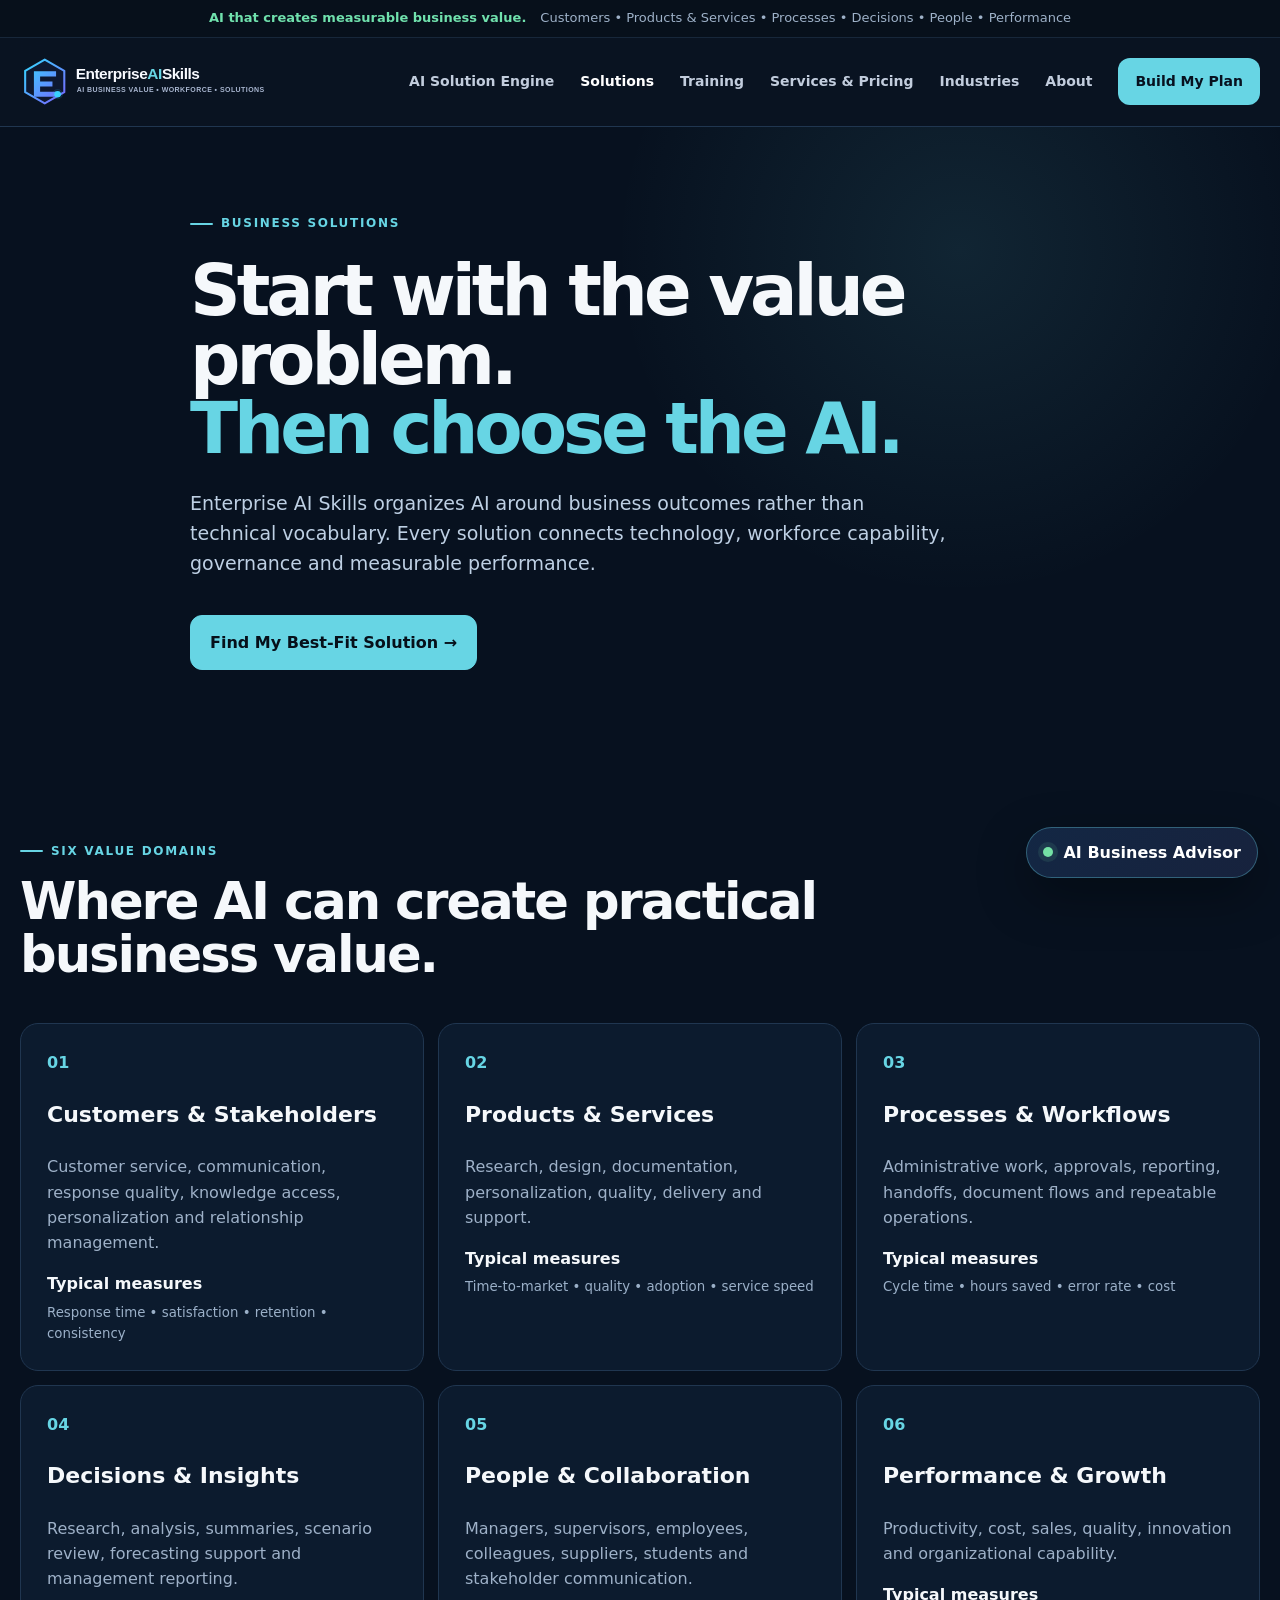
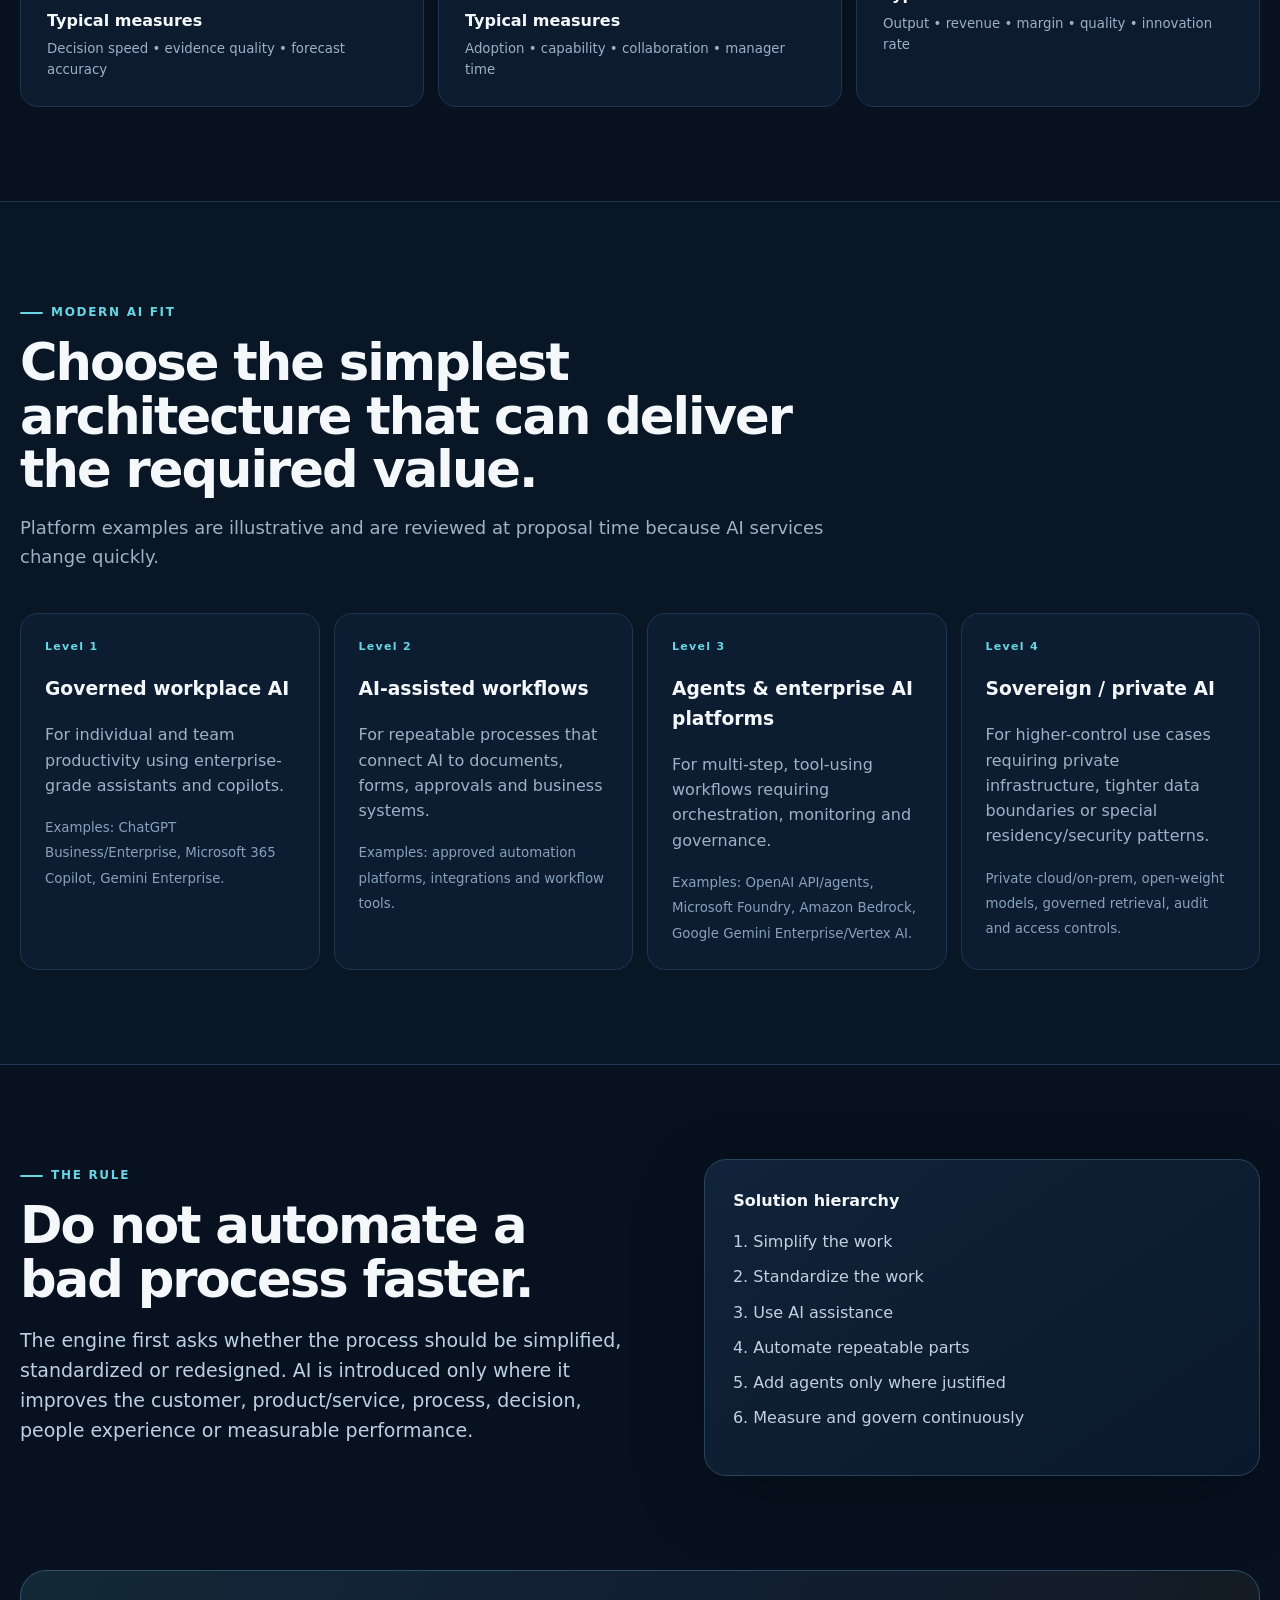
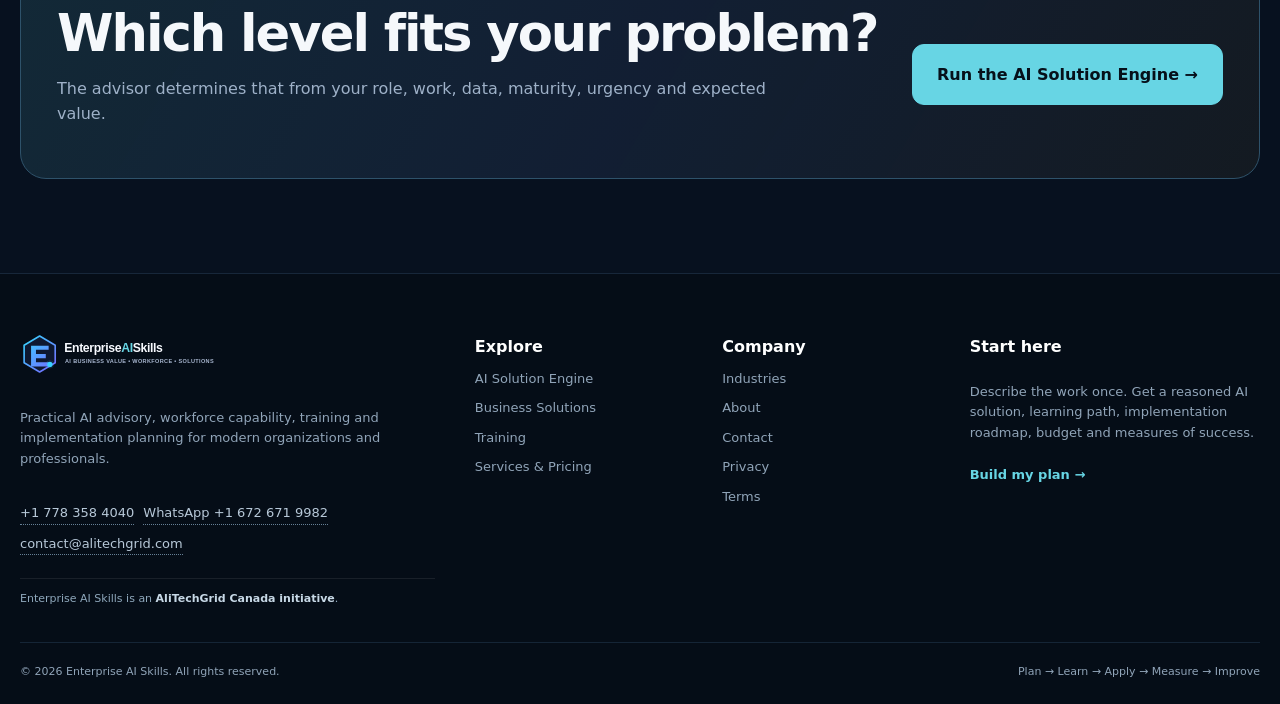
<file: solutions.html>
<!doctype html>
<html lang="en">
<head>
<!-- Google tag (gtag.js) -->
<script async src="https://www.googletagmanager.com/gtag/js?id=G-HL64FS24QB"></script>
<script>
  window.dataLayer = window.dataLayer || [];
  function gtag(){dataLayer.push(arguments);}
  gtag('js', new Date());
  gtag('config', 'G-HL64FS24QB');
</script>

<meta charset="utf-8">
<meta name="viewport" content="width=device-width,initial-scale=1">
<title>Business AI Solutions | Enterprise AI Skills</title>
<meta name="description" content="AI solutions organized around customers, products and services, processes, decisions, people and performance.">
<meta name="theme-color" content="#07111f">
<meta name="robots" content="index,follow">
<link rel="canonical" href="https://enterpriseaiskills.com/solutions.html">
<style>

:root{--bg:#07111f;--bg2:#0a1728;--panel:#0e1e33;--panel2:#11243b;--line:#203650;--text:#f5f8fb;--muted:#9eb1c8;--cyan:#67d5e4;--cyan2:#2bbbd1;--blue:#84a8ff;--gold:#f4c653;--green:#70e1ad;--red:#ff8f92;--white:#fff;--ink:#0d2033;--paper:#f5f8fb;--shadow:0 22px 70px rgba(0,0,0,.28);--radius:22px;--max:1240px}
*{box-sizing:border-box}html{scroll-behavior:smooth}body{margin:0;background:var(--bg);color:var(--text);font-family:Inter,ui-sans-serif,system-ui,-apple-system,BlinkMacSystemFont,"Segoe UI",Arial,sans-serif;line-height:1.58}a{color:inherit;text-decoration:none}button,input,select,textarea{font:inherit}.container{width:min(var(--max),calc(100% - 40px));margin:auto}.narrow{max-width:900px}.skip-link{position:absolute;left:-9999px;top:8px;background:#fff;color:#000;padding:8px 12px;z-index:1000}.skip-link:focus{left:8px}.announcement{background:#07101b;border-bottom:1px solid #17273a;font-size:13px;color:var(--muted)}.announcement .container{display:flex;justify-content:center;gap:14px;padding:8px 0}.announcement strong{color:var(--green)}
.site-header{position:sticky;top:0;z-index:100;background:rgba(10,20,34,.94);backdrop-filter:blur(18px);border-bottom:1px solid var(--line)}.nav-wrap{height:88px;display:flex;align-items:center;gap:28px}.brand{display:flex;align-items:center;gap:12px;min-width:max-content}.brand-mark{width:44px;height:44px;border:1px solid #2c5163;border-radius:13px;display:grid;place-items:center;color:var(--cyan);background:linear-gradient(145deg,#10263a,#0b1b2d)}.brand-word{display:flex;flex-direction:column;line-height:1.05}.brand-word b{font-size:19px}.brand-word small{font-size:9px;letter-spacing:1.6px;color:var(--muted);margin-top:6px}.accent{color:var(--cyan)}.main-nav{margin-left:auto;display:flex;align-items:center;gap:26px;font-weight:700;font-size:14px;color:#c2cddd}.main-nav a:hover,.main-nav a[aria-current="page"]{color:#fff}.nav-cta{padding:12px 17px;border-radius:12px;background:var(--cyan);color:#07111f!important}.nav-toggle{display:none;margin-left:auto;background:transparent;border:1px solid var(--line);color:#fff;border-radius:10px;padding:8px 12px}
.eyebrow,.kicker,.step-kicker{display:inline-flex;align-items:center;gap:8px;font-size:12px;font-weight:800;letter-spacing:1.7px;text-transform:uppercase;color:var(--cyan)}.eyebrow:before{content:"";width:23px;height:2px;background:var(--cyan);border-radius:3px}.hero{padding:94px 0 82px;background:radial-gradient(circle at 78% 18%,rgba(43,187,209,.13),transparent 30%),linear-gradient(rgba(255,255,255,.018) 1px,transparent 1px),linear-gradient(90deg,rgba(255,255,255,.018) 1px,transparent 1px);background-size:auto,72px 72px,72px 72px}.hero-grid{display:grid;grid-template-columns:1.05fr .95fr;gap:74px;align-items:center}.hero h1,.page-hero h1,.advisor-hero h1{font-size:clamp(48px,6.1vw,82px);line-height:.98;letter-spacing:-4px;margin:24px 0 24px}.hero h1 span,.page-hero h1 span,.advisor-hero h1 span{color:var(--cyan)}.hero-lead,.page-hero p,.advisor-hero p,.lead{font-size:19px;color:#bed0e4;max-width:760px}.hero-actions{display:flex;flex-wrap:wrap;gap:12px;margin:30px 0 22px}.btn{border:1px solid var(--line);border-radius:12px;padding:14px 19px;font-weight:800;display:inline-flex;align-items:center;justify-content:center;cursor:pointer;background:#122238;color:#fff;transition:.2s}.btn:hover{transform:translateY(-1px);border-color:#3d5876}.btn.primary{background:var(--cyan);border-color:var(--cyan);color:#06101a}.btn.secondary{background:#101d31}.btn.ghost{background:transparent}.btn.large{padding:17px 24px}.hero-proof,.advisor-proof{display:flex;flex-wrap:wrap;gap:14px;color:var(--muted);font-size:13px}.hero-proof span,.advisor-proof span{padding:6px 0}
.hero-engine-card{background:linear-gradient(145deg,rgba(18,37,61,.96),rgba(9,22,39,.96));border:1px solid #28415f;border-radius:26px;box-shadow:var(--shadow);overflow:hidden}.engine-card-head{padding:18px 20px;border-bottom:1px solid var(--line);display:grid;grid-template-columns:auto 1fr auto;gap:10px;align-items:center}.engine-card-head small{color:var(--muted)}.live-dot{width:9px;height:9px;border-radius:50%;background:var(--green);box-shadow:0 0 14px var(--green)}.engine-flow{padding:18px;display:grid;gap:10px}.engine-flow>div{display:grid;grid-template-columns:42px 1fr;gap:4px 12px;padding:14px 16px;border:1px solid #213753;border-radius:14px;background:rgba(255,255,255,.02)}.engine-flow span{grid-row:1/3;color:var(--cyan);font-weight:900;align-self:center}.engine-flow small{color:var(--muted)}.engine-output{margin:0 18px 18px;padding:16px;border-radius:15px;background:linear-gradient(110deg,rgba(103,213,228,.11),rgba(132,168,255,.09));border:1px solid #2d4f65}.engine-output p{font-size:20px;margin:3px 0 10px}.mini-tags{display:flex;flex-wrap:wrap;gap:7px}.mini-tags span{padding:5px 8px;border-radius:99px;background:#0b1a2e;color:#b9c8d8;font-size:11px;border:1px solid #29415e}
.value-strip{border-top:1px solid var(--line);border-bottom:1px solid var(--line);background:#0a1726}.value-strip .container{padding:20px 0;display:flex;align-items:center;gap:18px}.value-strip span{font-size:11px;text-transform:uppercase;letter-spacing:1.4px;color:var(--muted)}.value-chips{display:flex;flex-wrap:wrap;gap:10px}.value-chips b{font-size:13px;padding:8px 12px;border:1px solid #274059;border-radius:99px;background:#0c1c30}
.section{padding:94px 0}.section.alt{background:#091625;border-top:1px solid var(--line);border-bottom:1px solid var(--line)}.section-head{max-width:850px;margin-bottom:42px}.section-head h2,.split-grid h2,.cta-card h2{font-size:clamp(34px,4vw,54px);letter-spacing:-2px;line-height:1.04;margin:14px 0 16px}.section-head p{color:var(--muted);font-size:18px}.process-grid,.feature-grid{display:grid;grid-template-columns:repeat(4,1fr);gap:14px}.process-grid article,.feature-grid article,.stack-grid article,.service-grid article,.industry-grid article{padding:24px;border:1px solid var(--line);border-radius:18px;background:linear-gradient(145deg,#0e1e33,#0b192b)}.process-grid span,.feature-grid i,.stack-grid span,.service-grid span{display:inline-grid;place-items:center;width:36px;height:36px;border:1px solid #2e5065;border-radius:10px;color:var(--cyan);font-style:normal;font-weight:900}.process-grid h3,.feature-grid h3,.stack-grid h3,.service-grid h3{font-size:20px;margin:18px 0 8px}.process-grid p,.feature-grid p,.stack-grid p,.service-grid p,.industry-grid p{color:var(--muted);margin:0}.split-grid{display:grid;grid-template-columns:1.05fr .95fr;gap:70px;align-items:start}.role-list{display:grid;gap:9px;margin-top:30px}.role-list a{padding:15px 16px;border:1px solid var(--line);border-radius:13px;display:flex;justify-content:space-between;gap:15px;background:#0d1b2e}.role-list span{color:var(--muted);font-size:13px}.insight-card,.principle-card,.manifesto-card{border:1px solid #28445d;border-radius:22px;background:linear-gradient(145deg,#11233a,#0a192b);padding:28px;box-shadow:var(--shadow)}.insight-card h3{font-size:28px;line-height:1.15}.arrow-line{color:var(--cyan);font-size:22px;margin:8px 0}.result-bar{border-top:1px solid var(--line);margin-top:18px;padding-top:18px;display:grid;gap:5px}.result-bar span{color:var(--muted);font-size:12px;text-transform:uppercase;letter-spacing:1px}.result-bar b{color:var(--green)}.feature-grid{grid-template-columns:repeat(4,1fr)}.modern-stack{background:radial-gradient(circle at 20% 20%,rgba(132,168,255,.08),transparent 30%)}.stack-grid{display:grid;grid-template-columns:repeat(5,1fr);gap:12px}.stack-grid article{padding:20px}.cta-section{padding-top:0}.cta-card{display:flex;justify-content:space-between;align-items:center;gap:30px;border:1px solid #2e526a;border-radius:26px;padding:36px;background:linear-gradient(120deg,rgba(103,213,228,.12),rgba(132,168,255,.09),rgba(244,198,83,.05))}.cta-card h2{margin-top:0}.cta-card p{color:var(--muted);max-width:740px}
.page-hero,.advisor-hero{padding:80px 0 70px;background:radial-gradient(circle at 75% 20%,rgba(103,213,228,.1),transparent 32%)}.page-hero h1,.advisor-hero h1{font-size:clamp(46px,5.5vw,72px)}.page-hero .btn{margin-top:18px}.solution-domain-grid,.industry-grid{display:grid;grid-template-columns:repeat(3,1fr);gap:14px}.solution-domain-grid article{padding:26px;border:1px solid var(--line);border-radius:18px;background:#0c1b2e}.solution-domain-grid span{color:var(--cyan);font-weight:900}.solution-domain-grid h3{font-size:22px}.solution-domain-grid p{color:var(--muted)}.solution-domain-grid small{display:block;color:#9bb0c8;margin-top:5px}.architecture-grid{display:grid;grid-template-columns:repeat(4,1fr);gap:14px}.architecture-grid article{border:1px solid var(--line);border-radius:18px;padding:24px;background:#0d1d31}.arch-level{font-size:11px;letter-spacing:1.3px;color:var(--cyan);font-weight:900}.architecture-grid p{color:var(--muted)}.architecture-grid small{color:#87a1bc}.principle-card ol{padding-left:20px}.principle-card li{margin:10px 0;color:#c2d0df}
.training-grid{display:grid;grid-template-columns:repeat(3,1fr);gap:14px}.training-grid article{padding:26px;border:1px solid var(--line);border-radius:18px;background:#0d1c2f}.path-badge,.price-label{font-size:10px;letter-spacing:1.4px;color:var(--cyan);font-weight:900}.training-grid h3{font-size:22px}.training-grid p,.training-grid li{color:var(--muted)}.training-grid ul{padding-left:18px}.layer-timeline{display:grid;grid-template-columns:repeat(6,1fr);gap:10px}.layer-timeline>div{padding:20px 16px;border:1px solid var(--line);border-radius:16px;background:#0d1d30}.layer-timeline span{color:var(--cyan);font-weight:900}.layer-timeline b{display:block;margin:12px 0 4px}.layer-timeline p{font-size:13px;color:var(--muted)}.delivery-card{display:grid;grid-template-columns:repeat(2,1fr);gap:10px}.delivery-card>div{padding:18px;border:1px solid var(--line);border-radius:14px;background:#0d1d31;display:grid;gap:4px}.delivery-card span{color:var(--muted);font-size:13px}
.service-grid{display:grid;grid-template-columns:repeat(4,1fr);gap:14px}.pricing-grid{display:grid;grid-template-columns:repeat(3,1fr);gap:16px}.pricing-grid article{border:1px solid var(--line);border-radius:22px;padding:28px;background:#0c1b2e}.pricing-grid article.featured{border-color:#4c8a98;box-shadow:0 0 0 1px rgba(103,213,228,.16),var(--shadow)}.pricing-grid h3{font-size:25px}.price{font-size:28px;font-weight:900;color:#fff;margin:12px 0}.pricing-grid p,.pricing-grid li{color:var(--muted)}.pricing-grid ul{padding-left:18px}.pricing-note{margin-top:18px;padding:16px;border:1px solid #3d4650;border-radius:14px;background:#131d28;color:#aebdca}.budget-components{display:grid;grid-template-columns:repeat(3,1fr);gap:12px}.budget-components>div{padding:18px;border:1px solid var(--line);border-radius:14px;background:#0c1b2e;display:grid;gap:5px}.budget-components span{color:var(--muted);font-size:13px}.principles{display:grid;gap:14px;margin-top:25px}.principles>div{padding-left:18px;border-left:2px solid var(--cyan)}.principles p{margin:4px 0;color:var(--muted)}.manifesto-card h3{font-size:31px;line-height:1.1}.prose h2{margin-top:34px}.prose p{color:#b5c6d8}
/* Advisor */
.advisor-hero-grid{display:grid;grid-template-columns:1.1fr .7fr;gap:70px;align-items:start}.advisor-outcome-card{padding:24px;border:1px solid #2d4c65;border-radius:22px;background:#0c1d31}.advisor-outcome-card h2{font-size:25px}.advisor-outcome-card ul{padding-left:18px;color:#c2d1df}.advisor-note{font-size:12px!important;color:#8399b2!important;border-top:1px solid var(--line);padding-top:14px}.advisor-shell-section{padding:42px 0 90px}.advisor-app{display:grid;grid-template-columns:320px 1fr;border:1px solid #27415c;border-radius:24px;overflow:hidden;background:#0a1829;box-shadow:var(--shadow)}.advisor-sidebar{padding:26px;background:#0b192b;border-right:1px solid var(--line)}.advisor-side-head h2{font-size:22px}.advisor-steps{list-style:none;margin:25px 0;padding:0;display:grid;gap:8px}.advisor-steps li{display:grid;grid-template-columns:34px 1fr;gap:12px;padding:12px;border-radius:13px;color:#839ab1}.advisor-steps li>span{width:32px;height:32px;border:1px solid #2c425b;border-radius:9px;display:grid;place-items:center;font-weight:900}.advisor-steps li b{display:block;color:#adc0d2;font-size:13px}.advisor-steps li small{font-size:11px}.advisor-steps li.active{background:#10243a;color:var(--cyan)}.advisor-steps li.active>span{border-color:#4e8894;color:var(--cyan)}.advisor-steps li.active b{color:#fff}.advisor-privacy{padding:14px;border:1px solid #354154;border-radius:13px;background:#111b28;font-size:12px;color:#90a3b5}.advisor-privacy p{margin:5px 0 0}.advisor-panel{padding:30px}.advisor-progress{display:flex;align-items:center;gap:16px;margin-bottom:30px}.advisor-progress-track{height:7px;background:#14283e;border-radius:99px;flex:1;overflow:hidden}.advisor-progress-track span{display:block;height:100%;width:16.666%;background:linear-gradient(90deg,var(--cyan),var(--blue));transition:.25s}.advisor-progress b{font-size:12px;color:var(--muted)}.advisor-step>h2{font-size:34px;margin:9px 0}.advisor-step>p{color:var(--muted)}.question-block{margin-top:28px}.question-block h3{font-size:16px;margin:0 0 12px}.question-block h3 small{font-weight:400;color:var(--muted)}.option-grid{display:grid;grid-template-columns:repeat(2,1fr);gap:10px}.option-grid.compact{grid-template-columns:repeat(3,1fr)}.advisor-option,.value-option{border:1px solid #273e59;background:#0e1d31;color:#fff;border-radius:14px;padding:15px;text-align:left;cursor:pointer;transition:.15s}.advisor-option:hover,.value-option:hover{border-color:#4a7383;transform:translateY(-1px)}.advisor-option.selected,.value-option.selected{border-color:var(--cyan);background:rgba(103,213,228,.09);box-shadow:0 0 0 1px rgba(103,213,228,.12)}.advisor-option b,.value-option b{display:block}.advisor-option small,.value-option small{display:block;margin-top:5px;color:var(--muted);font-size:12px}.value-priority-grid{display:grid;grid-template-columns:repeat(3,1fr);gap:10px}.value-option span{font-size:11px;color:var(--cyan);font-weight:900}.two-col{display:grid;grid-template-columns:1fr 1fr;gap:18px}.select-wrap select,textarea{width:100%;background:#0e1d31;color:#fff;border:1px solid #29415d;border-radius:12px;padding:14px;outline:none}.select-wrap select:focus,textarea:focus{border-color:var(--cyan)}textarea{resize:vertical}.char-count{text-align:right;font-size:11px;color:var(--muted)}.finish-box{margin-top:25px;padding:18px;border:1px solid #2d5761;border-radius:14px;background:rgba(103,213,228,.06)}.finish-box p{margin:5px 0;color:var(--muted)}.advisor-nav{display:grid;grid-template-columns:auto 1fr auto;align-items:center;gap:16px;margin-top:32px;padding-top:22px;border-top:1px solid var(--line)}.advisor-save{text-align:center;color:#7f94aa;font-size:11px}.save-dot{display:inline-block;width:7px;height:7px;border-radius:50%;background:var(--green);margin-right:5px}.advisor-error{min-height:22px;margin-top:8px;color:var(--red);font-size:12px}
/* Generated plan */
.plan-section{padding:50px 0 100px;background:#eef4f7;color:var(--ink)}.plan-toolbar{display:flex;justify-content:space-between;align-items:center;gap:20px;margin-bottom:20px}.plan-toolbar .eyebrow{color:#147d8e}.plan-toolbar .eyebrow:before{background:#147d8e}.plan-toolbar h2{margin:5px 0}.plan-actions{display:flex;flex-wrap:wrap;gap:8px}.plan-actions .btn{background:#fff;color:#153047;border-color:#c7d5df}.plan-actions .btn.primary{background:#0c7e91;color:#fff;border-color:#0c7e91}.generated-plan{background:#fff;border:1px solid #d3dee5;border-radius:24px;overflow:hidden;box-shadow:0 20px 50px rgba(28,52,73,.12)}.plan-cover{padding:38px;background:linear-gradient(135deg,#071a2c,#0d3450);color:#fff;display:grid;grid-template-columns:1.1fr .9fr;gap:30px}.plan-cover .eyebrow{color:#76e1eb}.plan-cover h1{font-size:42px;line-height:1.05;margin:16px 0}.plan-cover p{color:#c6d9e8;font-size:17px}.plan-meta{display:grid;grid-template-columns:repeat(2,1fr);gap:9px}.plan-meta div{border:1px solid rgba(255,255,255,.14);border-radius:12px;padding:12px;background:rgba(255,255,255,.04)}.plan-meta span{display:block;color:#89a5bb;font-size:10px;text-transform:uppercase;letter-spacing:1px}.plan-meta b{font-size:13px}.plan-body{padding:38px}.plan-section-block{padding:30px 0;border-bottom:1px solid #dce5ea}.plan-section-block:last-child{border-bottom:0}.plan-section-block h2{font-size:27px;margin:0 0 12px}.plan-section-block .lead{color:#4b6274;font-size:16px}.summary-banner{padding:18px;border-radius:15px;background:#eaf7f8;border:1px solid #b9e0e5;margin:18px 0}.summary-banner b{color:#0c6574}.plan-summary-grid,.opportunity-grid,.solution-options,.tech-grid,.kpi-grid,.budget-grid,.assumption-grid{display:grid;grid-template-columns:repeat(3,1fr);gap:12px}.plan-summary-card,.opportunity-card,.tech-card,.kpi-card,.budget-card,.assumption-card{border:1px solid #d6e1e7;border-radius:14px;padding:16px;background:#fbfdfe}.plan-summary-card span,.kpi-card span,.budget-card span,.assumption-card span{font-size:10px;text-transform:uppercase;letter-spacing:1px;color:#6f8493}.plan-summary-card b,.kpi-card b,.budget-card b,.assumption-card b{display:block;margin:4px 0;color:#102e43}.plan-summary-card small,.opportunity-card p,.tech-card p,.budget-card small,.assumption-card small{color:#5f7382}.opportunity-card.high{border-top:4px solid #17a7ba}.opp-rank{font-size:10px;color:#118092;font-weight:900;text-transform:uppercase}.opportunity-card h3{margin:7px 0}.diagnosis-list{display:grid;gap:9px}.diagnosis-list div{padding:13px 15px;border-left:3px solid #1f9fb1;background:#f4f8fa}.solution-option{border:1px solid #d3dfe6;border-radius:16px;padding:18px;background:#fbfdfe;position:relative}.solution-option.recommended{border:2px solid #15889a;background:#f0fbfc}.recommend-badge{position:absolute;top:12px;right:12px;font-size:9px;letter-spacing:1px;background:#147f90;color:#fff;border-radius:99px;padding:5px 8px}.solution-option h3{font-size:21px;margin:5px 0}.solution-option p{color:#5a6e7d}.solution-option ul{padding-left:18px;color:#536b7b}.option-facts{display:grid;grid-template-columns:repeat(2,1fr);gap:6px;margin-top:12px}.option-facts div{padding:8px;border-radius:9px;background:#eef4f6}.option-facts span{display:block;font-size:9px;text-transform:uppercase;color:#758995}.option-facts b{font-size:12px}.reason-box{margin-top:15px;padding:16px;border-radius:14px;background:#102e43;color:#fff}.reason-box p{color:#c8d8e3;margin:5px 0}.tech-card small{display:inline-block;margin-top:7px;padding:4px 7px;border-radius:99px;background:#edf5f7;color:#267385}.learning-path{display:grid;gap:8px}.learning-module{display:grid;grid-template-columns:45px 1fr auto;gap:14px;align-items:center;border:1px solid #d8e2e8;border-radius:13px;padding:14px}.module-num{width:38px;height:38px;border-radius:10px;background:#e6f7f8;display:grid;place-items:center;color:#0a7888;font-weight:900}.learning-module h3{margin:0;font-size:17px}.learning-module p{margin:3px 0;color:#607786;font-size:13px}.module-badge{font-size:10px;padding:5px 8px;background:#eef2f5;border-radius:99px;color:#587080}.roadmap{display:grid;grid-template-columns:repeat(4,1fr);gap:10px}.roadmap-phase{padding:16px;border:1px solid #d6e1e7;border-radius:14px;background:#fbfdfe}.roadmap-time{font-size:10px;color:#0c7c8e;font-weight:900;text-transform:uppercase}.roadmap-phase h3{font-size:18px}.roadmap-phase ul{padding-left:18px;color:#5a6e7d;font-size:13px}.budget-total{font-size:30px;font-weight:900;color:#0c6677}.guardrail-list{display:grid;grid-template-columns:repeat(2,1fr);gap:10px}.guardrail-list div{padding:14px;border:1px solid #d7e1e7;border-radius:12px;background:#fbfdfe}.next-actions{counter-reset:item;display:grid;gap:9px}.next-actions div{display:grid;grid-template-columns:34px 1fr;gap:12px;align-items:start}.next-actions div:before{counter-increment:item;content:counter(item);width:30px;height:30px;border-radius:9px;background:#e4f6f8;color:#0a7586;display:grid;place-items:center;font-weight:900}.plan-note{padding:14px;border:1px solid #ead79e;background:#fff9e7;border-radius:12px;color:#685926}.plan-pills{display:flex;flex-wrap:wrap;gap:7px}.plan-pill{padding:6px 9px;border-radius:99px;background:#e8f5f7;color:#176879;font-size:11px;font-weight:700}
.site-footer{padding:60px 0 24px;background:#050d17;border-top:1px solid #17273a;color:#90a4b8}.footer-grid{display:grid;grid-template-columns:2fr 1fr 1fr 1.4fr;gap:40px}.footer-grid>div{display:flex;flex-direction:column;gap:9px}.footer-grid b{color:#fff}.footer-grid a{font-size:13px}.footer-grid p{font-size:13px}.footer-brand{margin-bottom:8px}.text-link{color:var(--cyan)!important;font-weight:800}.footer-bottom{border-top:1px solid #152536;margin-top:34px;padding-top:20px;display:flex;justify-content:space-between;font-size:11px}
@media(max-width:1050px){.main-nav{gap:16px;font-size:12px}.hero-grid,.split-grid,.advisor-hero-grid{grid-template-columns:1fr}.stack-grid{grid-template-columns:repeat(3,1fr)}.process-grid,.feature-grid,.service-grid{grid-template-columns:repeat(2,1fr)}.solution-domain-grid,.training-grid,.industry-grid{grid-template-columns:repeat(2,1fr)}.architecture-grid{grid-template-columns:repeat(2,1fr)}.layer-timeline{grid-template-columns:repeat(3,1fr)}.advisor-app{grid-template-columns:250px 1fr}.option-grid.compact{grid-template-columns:repeat(2,1fr)}.value-priority-grid{grid-template-columns:repeat(2,1fr)}.plan-cover{grid-template-columns:1fr}.solution-options,.plan-summary-grid,.opportunity-grid,.tech-grid,.kpi-grid,.budget-grid,.assumption-grid{grid-template-columns:repeat(2,1fr)}.roadmap{grid-template-columns:repeat(2,1fr)}.footer-grid{grid-template-columns:repeat(2,1fr)}}
@media(max-width:800px){.announcement span{display:none}.nav-wrap{height:72px}.brand-word small{display:none}.main-nav{display:none;position:absolute;left:20px;right:20px;top:78px;padding:14px;background:#0b1b2d;border:1px solid var(--line);border-radius:16px;flex-direction:column;align-items:stretch;box-shadow:var(--shadow)}.main-nav.open{display:flex}.main-nav a{padding:10px}.nav-toggle{display:block}.hero,.page-hero,.advisor-hero{padding:60px 0}.hero h1,.page-hero h1,.advisor-hero h1{letter-spacing:-2.5px}.value-strip .container{align-items:flex-start;flex-direction:column}.process-grid,.feature-grid,.stack-grid,.solution-domain-grid,.architecture-grid,.training-grid,.service-grid,.industry-grid,.pricing-grid,.budget-components,.layer-timeline{grid-template-columns:1fr}.cta-card{align-items:flex-start;flex-direction:column}.advisor-app{display:block}.advisor-sidebar{border-right:0;border-bottom:1px solid var(--line)}.advisor-steps{grid-template-columns:repeat(3,1fr)}.advisor-steps li{grid-template-columns:32px}.advisor-steps li div{display:none}.option-grid,.option-grid.compact,.value-priority-grid,.two-col{grid-template-columns:1fr}.advisor-panel{padding:22px}.advisor-nav{grid-template-columns:1fr 1fr}.advisor-save{display:none}.plan-toolbar{align-items:flex-start;flex-direction:column}.plan-body,.plan-cover{padding:24px}.solution-options,.plan-summary-grid,.opportunity-grid,.tech-grid,.kpi-grid,.budget-grid,.assumption-grid,.roadmap,.guardrail-list{grid-template-columns:1fr}.learning-module{grid-template-columns:42px 1fr}.module-badge{grid-column:2}.footer-grid{grid-template-columns:1fr 1fr}}
@media(max-width:520px){.container{width:min(100% - 28px,var(--max))}.hero h1,.page-hero h1,.advisor-hero h1{font-size:44px}.hero-lead,.page-hero p,.advisor-hero p{font-size:16px}.hero-actions .btn{width:100%}.process-grid,.feature-grid{grid-template-columns:1fr}.role-list a{align-items:flex-start;flex-direction:column}.advisor-steps{grid-template-columns:repeat(2,1fr)}.plan-meta{grid-template-columns:1fr}.footer-grid{grid-template-columns:1fr}.footer-bottom{flex-direction:column;gap:6px}}
@media print{body{background:#fff!important}.announcement,.site-header,.site-footer,.plan-toolbar{display:none!important}.plan-section{padding:0;background:#fff}.generated-plan{border:0;box-shadow:none}.plan-cover{print-color-adjust:exact;-webkit-print-color-adjust:exact}.plan-section-block{break-inside:avoid}.solution-option,.roadmap-phase,.learning-module,.tech-card{break-inside:avoid}}

/* V3.2 additions */
.course-price-row{display:grid;grid-template-columns:1fr 1fr;gap:8px;margin:16px 0}
.course-price-row div{padding:12px;border:1px solid var(--line);border-radius:12px;background:#0a1829}
.course-price-row span{display:block;color:var(--muted);font-size:11px;text-transform:uppercase;letter-spacing:.7px}
.course-price-row b{display:block;margin-top:3px;font-size:16px;color:#fff}
.course-meta{display:flex;flex-wrap:wrap;gap:7px;margin:10px 0 14px}
.course-meta span{font-size:11px;padding:5px 8px;border:1px solid #29415e;border-radius:99px;color:#bad0df;background:#0b1a2e}
.course-card-actions{display:flex;flex-wrap:wrap;gap:8px;margin-top:16px}
.contact-channel-grid{display:grid;grid-template-columns:repeat(4,1fr);gap:12px}
.contact-channel{padding:22px;border:1px solid var(--line);border-radius:18px;background:#0d1d31}
.contact-channel span{display:block;color:var(--cyan);font-size:11px;font-weight:900;letter-spacing:1px;text-transform:uppercase}
.contact-channel b{display:block;font-size:19px;margin:8px 0}
.contact-channel small{color:var(--muted)}
.contact-channel a{color:#fff;text-decoration:underline;text-underline-offset:3px}
.estimate-box{border:1px solid #3e7180;border-radius:18px;padding:20px;background:linear-gradient(120deg,rgba(103,213,228,.10),rgba(132,168,255,.06));margin:16px 0}
.estimate-box h3{margin:0 0 8px}
.estimate-total{font-size:30px;font-weight:900;color:var(--cyan)}
.fixed-course-rec{display:grid;grid-template-columns:1.2fr .7fr .7fr;gap:10px;align-items:center;border:1px solid var(--line);border-radius:14px;padding:15px;margin:9px 0;background:#0d1d30}
.fixed-course-rec small{color:var(--muted)}
.footer-contact{display:flex;flex-wrap:wrap;gap:9px;margin-top:12px;color:#b7c8d8;font-size:12px}
.footer-contact a{border-bottom:1px dotted #668096}
@media(max-width:1000px){.contact-channel-grid{grid-template-columns:repeat(2,1fr)}}
@media(max-width:800px){.contact-channel-grid{grid-template-columns:1fr}.course-price-row{grid-template-columns:1fr}.fixed-course-rec{grid-template-columns:1fr}}



/* V3.3 endorsed-brand architecture */
.brand-endorsement{
  margin-top:14px;
  padding-top:12px;
  border-top:1px solid rgba(255,255,255,.08);
  color:#8fa8bc;
  font-size:11px;
  line-height:1.5;
}
.brand-endorsement b{color:#c7d8e6;font-weight:800}
.brand-relationship{
  border:1px solid rgba(103,213,228,.22);
  border-radius:18px;
  padding:24px;
  background:linear-gradient(135deg,rgba(103,213,228,.07),rgba(132,168,255,.04));
}
.brand-relationship .relationship-label{
  display:inline-block;
  margin-bottom:10px;
  color:var(--cyan);
  font-size:11px;
  font-weight:900;
  letter-spacing:1px;
  text-transform:uppercase;
}
.brand-relationship h3{margin:0 0 9px}
.brand-relationship p{margin:0;color:var(--muted)}
.brand-relationship strong{color:#fff}
.shared-channel-note{
  margin-top:16px;
  padding:14px 16px;
  border-left:3px solid var(--cyan);
  border-radius:8px;
  background:rgba(103,213,228,.06);
  color:#aac0d1;
  font-size:12px;
}



/* V4.7 repaired production branding */
.brand.brand-logo-link{display:flex;align-items:center;min-width:320px;line-height:1}
.brand-logo-img{display:block;width:340px;max-width:100%;height:auto}
.footer-brand-logo{display:block;width:270px;max-width:100%;height:auto;margin-bottom:12px}
@media(max-width:1180px){
  .brand.brand-logo-link{min-width:275px}.brand-logo-img{width:295px}.main-nav{gap:18px}
}
@media(max-width:900px){.brand.brand-logo-link{min-width:0}.brand-logo-img{width:270px}}
@media(max-width:520px){.brand-logo-img{width:235px}}


/* Enterprise AI Skills — AI Business Advisor */
.eais-chat-launcher{
  position:fixed;right:22px;bottom:22px;z-index:9998;display:flex;align-items:center;gap:10px;
  padding:12px 16px;border-radius:999px;border:1px solid rgba(103,213,228,.35);
  background:linear-gradient(135deg,#132744,#17223d);color:#fff;font-weight:850;
  box-shadow:0 18px 50px rgba(0,0,0,.35);cursor:pointer
}
.eais-chat-launcher:hover{transform:translateY(-1px);border-color:#67d5e4}
.eais-chat-dot{width:10px;height:10px;border-radius:50%;background:#74e0a5;box-shadow:0 0 0 5px rgba(116,224,165,.10)}
.eais-chat-panel{
  position:fixed;right:22px;bottom:82px;z-index:9999;width:min(390px,calc(100vw - 28px));
  height:min(620px,calc(100vh - 120px));display:none;flex-direction:column;overflow:hidden;
  border:1px solid #29425f;border-radius:22px;background:#0b1628;box-shadow:0 30px 80px rgba(0,0,0,.48)
}
.eais-chat-panel.open{display:flex}
.eais-chat-head{display:flex;align-items:center;justify-content:space-between;gap:14px;padding:16px 18px;background:linear-gradient(135deg,#122944,#17223d);border-bottom:1px solid #233a55}
.eais-chat-title{display:flex;align-items:center;gap:10px}.eais-chat-title b{display:block;font-size:15px}
.eais-chat-title small{display:block;color:#9ab1c5;margin-top:2px;font-size:11px}
.eais-chat-close{border:0;background:transparent;color:#b8c9d8;font-size:24px;cursor:pointer;padding:2px 6px}
.eais-chat-body{flex:1;overflow:auto;padding:16px}.eais-msg{display:flex;margin:0 0 12px}
.eais-msg.bot{justify-content:flex-start}.eais-msg.user{justify-content:flex-end}
.eais-bubble{max-width:88%;padding:11px 13px;border-radius:15px;font-size:13px;line-height:1.55}
.eais-msg.bot .eais-bubble{background:#13243b;border:1px solid #263e5a;color:#eef6fb;border-bottom-left-radius:5px}
.eais-msg.user .eais-bubble{background:#67d5e4;color:#06111f;border-bottom-right-radius:5px;font-weight:700}
.eais-quick{display:flex;flex-wrap:wrap;gap:7px;margin:6px 0 14px}
.eais-chip{border:1px solid #355474;background:#0f1f34;color:#d7e6f0;padding:8px 10px;border-radius:999px;font-size:11px;font-weight:800;cursor:pointer}
.eais-chip:hover{border-color:#67d5e4;color:#fff}
.eais-chat-input-wrap{padding:12px;border-top:1px solid #223852;background:#0a1423}
.eais-chat-input-row{display:flex;gap:8px}.eais-chat-input{flex:1;min-width:0;border:1px solid #2c4562;border-radius:13px;background:#101f33;color:#fff;padding:11px 12px;outline:none;font:inherit;font-size:13px}
.eais-chat-input:focus{border-color:#67d5e4}.eais-chat-send{border:0;border-radius:12px;background:#67d5e4;color:#06111f;padding:0 14px;font-weight:900;cursor:pointer}
.eais-chat-note{margin-top:8px;color:#738da3;font-size:10px;line-height:1.4}
.eais-chat-card{margin:8px 0;padding:12px;border:1px solid #28415e;border-radius:14px;background:#0f1f33}
.eais-chat-card b{display:block;color:#fff;margin-bottom:4px}.eais-chat-card small{display:block;color:#9bb1c3;line-height:1.45}
.eais-chat-card a{display:inline-block;margin-top:8px;color:#67d5e4;font-size:12px;font-weight:900}
@media(max-width:700px){.eais-chat-launcher{right:12px;bottom:12px}.eais-chat-panel{right:10px;bottom:72px;width:calc(100vw - 20px);height:calc(100vh - 92px);border-radius:18px}}
@media print{.eais-chat-launcher,.eais-chat-panel{display:none!important}}

</style>
<link rel="icon" type="image/svg+xml" href="assets/favicon.svg">
<meta property="og:title" content="Business AI Solutions | Enterprise AI Skills">
<meta property="og:description" content="AI solutions organized around customers, products and services, processes, decisions, people and performance.">
<meta property="og:type" content="website">
<meta property="og:url" content="https://enterpriseaiskills.com/solutions.html">
<meta name="twitter:card" content="summary">
<link rel="manifest" href="site.webmanifest">
</head>
<body>
<a class="skip-link" href="#main">Skip to content</a>
<div class="announcement"><div class="container"><strong>AI that creates measurable business value.</strong><span>Customers • Products & Services • Processes • Decisions • People • Performance</span></div></div>
<header class="site-header"><div class="container nav-wrap">
<a class="brand brand-logo-link" href="index.html" aria-label="Enterprise AI Skills home"><img class="brand-logo-img" src="assets/logo.svg" alt="EnterpriseAISkills — AI Business Value, Workforce, Solutions"></a>
<button class="nav-toggle" aria-label="Open navigation" aria-expanded="false">☰</button>
<nav class="main-nav" aria-label="Main navigation">
<a href="advisor.html">AI Solution Engine</a>
<a href="solutions.html" aria-current="page">Solutions</a>
<a href="training.html">Training</a>
<a href="services.html">Services & Pricing</a>
<a href="industries.html">Industries</a>
<a href="about.html">About</a>
<a class="nav-cta" href="advisor.html">Build My Plan</a>
</nav>
</div></header>
<main id="main">
<section class="page-hero"><div class="container narrow"><span class="eyebrow">BUSINESS SOLUTIONS</span><h1>Start with the value problem.<br><span>Then choose the AI.</span></h1><p>Enterprise AI Skills organizes AI around business outcomes rather than technical vocabulary. Every solution connects technology, workforce capability, governance and measurable performance.</p><a class="btn primary" href="advisor.html">Find My Best-Fit Solution →</a></div></section>
<section class="section"><div class="container"><div class="section-head"><span class="eyebrow">SIX VALUE DOMAINS</span><h2>Where AI can create practical business value.</h2></div><div class="solution-domain-grid"><article><span>01</span><h3>Customers & Stakeholders</h3><p>Customer service, communication, response quality, knowledge access, personalization and relationship management.</p><b>Typical measures</b><small>Response time • satisfaction • retention • consistency</small></article><article><span>02</span><h3>Products & Services</h3><p>Research, design, documentation, personalization, quality, delivery and support.</p><b>Typical measures</b><small>Time-to-market • quality • adoption • service speed</small></article><article><span>03</span><h3>Processes & Workflows</h3><p>Administrative work, approvals, reporting, handoffs, document flows and repeatable operations.</p><b>Typical measures</b><small>Cycle time • hours saved • error rate • cost</small></article><article><span>04</span><h3>Decisions & Insights</h3><p>Research, analysis, summaries, scenario review, forecasting support and management reporting.</p><b>Typical measures</b><small>Decision speed • evidence quality • forecast accuracy</small></article><article><span>05</span><h3>People & Collaboration</h3><p>Managers, supervisors, employees, colleagues, suppliers, students and stakeholder communication.</p><b>Typical measures</b><small>Adoption • capability • collaboration • manager time</small></article><article><span>06</span><h3>Performance & Growth</h3><p>Productivity, cost, sales, quality, innovation and organizational capability.</p><b>Typical measures</b><small>Output • revenue • margin • quality • innovation rate</small></article></div></div></section>
<section class="section alt"><div class="container"><div class="section-head"><span class="eyebrow">MODERN AI FIT</span><h2>Choose the simplest architecture that can deliver the required value.</h2><p>Platform examples are illustrative and are reviewed at proposal time because AI services change quickly.</p></div><div class="architecture-grid"><article><div class="arch-level">Level 1</div><h3>Governed workplace AI</h3><p>For individual and team productivity using enterprise-grade assistants and copilots.</p><small>Examples: ChatGPT Business/Enterprise, Microsoft 365 Copilot, Gemini Enterprise.</small></article><article><div class="arch-level">Level 2</div><h3>AI-assisted workflows</h3><p>For repeatable processes that connect AI to documents, forms, approvals and business systems.</p><small>Examples: approved automation platforms, integrations and workflow tools.</small></article><article><div class="arch-level">Level 3</div><h3>Agents & enterprise AI platforms</h3><p>For multi-step, tool-using workflows requiring orchestration, monitoring and governance.</p><small>Examples: OpenAI API/agents, Microsoft Foundry, Amazon Bedrock, Google Gemini Enterprise/Vertex AI.</small></article><article><div class="arch-level">Level 4</div><h3>Sovereign / private AI</h3><p>For higher-control use cases requiring private infrastructure, tighter data boundaries or special residency/security patterns.</p><small>Private cloud/on-prem, open-weight models, governed retrieval, audit and access controls.</small></article></div></div></section>
<section class="section"><div class="container split-grid"><div><span class="eyebrow">THE RULE</span><h2>Do not automate a bad process faster.</h2><p class="lead">The engine first asks whether the process should be simplified, standardized or redesigned. AI is introduced only where it improves the customer, product/service, process, decision, people experience or measurable performance.</p></div><aside class="principle-card"><b>Solution hierarchy</b><ol><li>Simplify the work</li><li>Standardize the work</li><li>Use AI assistance</li><li>Automate repeatable parts</li><li>Add agents only where justified</li><li>Measure and govern continuously</li></ol></aside></div></section>
<section class="section cta-section"><div class="container cta-card"><div><h2>Which level fits your problem?</h2><p>The advisor determines that from your role, work, data, maturity, urgency and expected value.</p></div><a class="btn primary large" href="advisor.html">Run the AI Solution Engine →</a></div></section>
</main>
<footer class="site-footer"><div class="container footer-grid"><div><a class="footer-brand-link" href="index.html" aria-label="Enterprise AI Skills home"><img class="footer-brand-logo" src="assets/logo.svg" alt="EnterpriseAISkills — AI Business Value, Workforce, Solutions"></a><p>Practical AI advisory, workforce capability, training and implementation planning for modern organizations and professionals.</p><div class="footer-contact"><a href="tel:+17783584040">+1 778 358 4040</a><a href="https://wa.me/16726719982">WhatsApp +1 672 671 9982</a><a href="mailto:contact@alitechgrid.com">contact@alitechgrid.com</a></div><div class="brand-endorsement">Enterprise AI Skills is an <b>AliTechGrid Canada initiative</b>.</div></div><div><b>Explore</b><a href="advisor.html">AI Solution Engine</a><a href="solutions.html">Business Solutions</a><a href="training.html">Training</a><a href="services.html">Services & Pricing</a></div><div><b>Company</b><a href="industries.html">Industries</a><a href="about.html">About</a><a href="contact.html">Contact</a><a href="privacy.html">Privacy</a><a href="terms.html">Terms</a></div><div><b>Start here</b><p>Describe the work once. Get a reasoned AI solution, learning path, implementation roadmap, budget and measures of success.</p><a class="text-link" href="advisor.html">Build my plan →</a></div></div><div class="container footer-bottom"><span>© 2026 Enterprise AI Skills. All rights reserved.</span><span>Plan → Learn → Apply → Measure → Improve</span></div></footer>
<script>

(()=>{const toggle=document.querySelector('.nav-toggle');const nav=document.querySelector('.main-nav');if(toggle&&nav){toggle.addEventListener('click',()=>{const open=nav.classList.toggle('open');toggle.setAttribute('aria-expanded',String(open));toggle.textContent=open?'×':'☰'});}document.querySelectorAll('a[href^="#"]').forEach(a=>a.addEventListener('click',e=>{const id=a.getAttribute('href');if(id.length>1){const el=document.querySelector(id);if(el){e.preventDefault();el.scrollIntoView({behavior:'smooth'});}}}));})();

</script>

<button class="eais-chat-launcher" id="eaisChatLauncher" aria-haspopup="dialog" aria-controls="eaisChatPanel" aria-expanded="false">
<span class="eais-chat-dot" aria-hidden="true"></span><span>AI Business Advisor</span>
</button>
<section class="eais-chat-panel" id="eaisChatPanel" role="dialog" aria-modal="false" aria-label="Enterprise AI Skills AI Business Advisor">
<div class="eais-chat-head">
  <div class="eais-chat-title"><span class="eais-chat-dot" aria-hidden="true"></span><div><b>AI Business Advisor</b><small>Training • Solutions • Budget • Next steps</small></div></div>
  <button class="eais-chat-close" id="eaisChatClose" aria-label="Close chat">×</button>
</div>
<div class="eais-chat-body" id="eaisChatBody"></div>
<div class="eais-chat-input-wrap">
  <div class="eais-chat-input-row"><input class="eais-chat-input" id="eaisChatInput" type="text" maxlength="500" placeholder="Describe your work or problem..." aria-label="Message the AI Business Advisor"><button class="eais-chat-send" id="eaisChatSend">Send</button></div>
  <div class="eais-chat-note">Do not enter confidential, personal, regulated, proprietary or security-sensitive information.</div>
</div>
</section>

<script>

(function(){
const $=s=>document.querySelector(s),launcher=$('#eaisChatLauncher'),panel=$('#eaisChatPanel'),closeBtn=$('#eaisChatClose'),body=$('#eaisChatBody'),input=$('#eaisChatInput'),send=$('#eaisChatSend');
if(!launcher||!panel||!body)return;
let started=false;
const esc=s=>String(s||'').replace(/[&<>"']/g,m=>({'&':'&amp;','<':'&lt;','>':'&gt;','"':'&quot;',"'":'&#39;'}[m]));
function scrollBottom(){body.scrollTop=body.scrollHeight}
function bot(text,html=false){const r=document.createElement('div');r.className='eais-msg bot';const b=document.createElement('div');b.className='eais-bubble';html?b.innerHTML=text:b.textContent=text;r.appendChild(b);body.appendChild(r);scrollBottom()}
function user(text){const r=document.createElement('div');r.className='eais-msg user';const b=document.createElement('div');b.className='eais-bubble';b.textContent=text;r.appendChild(b);body.appendChild(r);scrollBottom()}
function card(title,desc,href,label){bot(`<div class="eais-chat-card"><b>${esc(title)}</b><small>${esc(desc)}</small><a href="${href}">${esc(label||'Open →')}</a></div>`,true)}
function chips(items){const w=document.createElement('div');w.className='eais-quick';items.forEach(([label,value])=>{const b=document.createElement('button');b.className='eais-chip';b.textContent=label;b.addEventListener('click',()=>handle(value||label,label));w.appendChild(b)});body.appendChild(w);scrollBottom()}
function classify(t){t=t.toLowerCase();
 if(/price|pricing|cost|budget|estimate|quote|quotation|how much/.test(t))return'estimate';
 if(/team|staff|employee|workforce|department|group|supervisor/.test(t)&&/train|learn|skill|program/.test(t))return'teamtraining';
 if(/myself|individual|career|job|personal/.test(t)||(/train|learn|program/.test(t)&&!/team|staff|employee|workforce|department|group/.test(t)))return'individual';
 if(/customer|client|service|sales|response|experience/.test(t))return'customers';
 if(/product|service offering|innovation|new service|new product/.test(t))return'products';
 if(/process|workflow|manual|repetitive|automation|delay|slow|approval/.test(t))return'process';
 if(/decision|analysis|report|insight|forecast|planning/.test(t))return'decisions';
 if(/people|manager|boss|colleague|team member|direct report|communication|meeting|hr/.test(t))return'people';
 if(/performance|productivity|quality|cost|revenue|growth|kpi/.test(t))return'performance';
 if(/problem|solution|implement|implementation|strategy|advis/.test(t))return'solution';
 if(/contact|phone|whatsapp|email|talk|speak/.test(t))return'contact';
 return'general'}
function welcome(){if(started)return;started=true;bot("Welcome. You do not need to know AI terminology. Tell me what you want to improve, and I’ll guide you to the fastest useful next step.");chips([["Improve customers","customers"],["Improve a process","process"],["Train myself","individual training"],["Train my team","team training"],["Get budget & schedule","estimate"],["Solve a business problem","solution"]])}
function handle(value,shown){const text=(value||'').trim();if(!text)return;user(shown||text);input.value='';const intent=classify(text);
 if(intent==='estimate'){bot("For a useful estimate, the site should first understand your role, organization size, priority, urgency and whether you need training only or implementation support.");card("Generate an Estimate Plan","Receive a recommended option, estimated investment range, schedule and assumptions.","advisor.html","Generate estimate →");return}
 if(intent==='teamtraining'){bot("For teams, choose standard role-based training when the need is clear, or generate a customized team plan when workflows, governance or implementation matter.");card("Private Team Training","Practical role-based AI training with standard fees.","training.html#fixed-courses","View team training →");card("Custom Team AI Plan","Best for department-specific workflows, governance, implementation or KPIs.","advisor.html","Build team plan →");return}
 if(intent==='individual'){bot("Start from your actual job rather than random AI tools.");card("AI Career & Professional Productivity","A practical training program for individual professionals.","training.html#fixed-courses","View training →");card("Personal AI Work Plan","Generate a tailored learning and workplace application path.","advisor.html","Build my plan →");return}
 if(intent==='customers'){bot("AI can support customer communication, service quality, response time, knowledge access, sales support and customer insight.");chips([["Faster customer response","process"],["Better customer insights","decisions"],["Train customer-facing staff","team training"],["Build full solution plan","solution"]]);return}
 if(intent==='products'){bot("For products and services, useful AI opportunities include research, customer insight, service design, quality, personalization and faster iteration.");card("Build Product/Service AI Plan","Map opportunities, skills, implementation, budget, schedule and measures of value.","advisor.html","Start plan →");return}
 if(intent==='process'){bot("Process improvement is strongest where work is repetitive, slow, manual, error-prone or dependent on too much searching, copying, reporting or follow-up.");card("Analyze My Process","Generate alternative solutions, recommended skills, implementation steps, estimate and KPIs.","advisor.html","Analyze process →");return}
 if(intent==='decisions'){bot("AI can improve decisions by summarizing evidence, comparing options, identifying patterns and surfacing risks. Human accountability remains essential.");card("Build Decision-Support Plan","Map the decision, information sources, skills, controls and measures.","advisor.html","Build plan →");return}
 if(intent==='people'){bot("For people and collaboration, focus on managers, direct reports, colleagues, customers, suppliers and stakeholders: meetings, communication, coaching, knowledge sharing and coordination.");card("AI Training for Managers, Supervisors & Teams","Choose a role-based training pathway.","training.html#fixed-courses","View training →");return}
 if(intent==='performance'){bot("Measure performance in business terms: time saved, turnaround, quality, error rate, customer response, revenue support, cost, employee capability and decision speed.");card("Build a Measurable AI Plan","Link recommendations to KPIs and implementation milestones.","advisor.html","Build measurable plan →");return}
 if(intent==='solution'){bot("Describe the work once. The AI Solution Engine maps the problem to business value, compares approaches, recommends the best fit, and produces training, implementation, estimated budget, schedule and KPIs.");card("AI Business Value & Workforce Solution Engine","For customers, products/services, processes, decisions, people and performance.","advisor.html","Build my solution plan →");return}
 if(intent==='contact'){bot(`<div class="eais-chat-card"><b>Contact Enterprise AI Skills</b><small>Business: +1 778 358 4040<br>WhatsApp: +1 672 671 9982<br>Email: contact@alitechgrid.com</small><a href="contact.html">Open contact page →</a></div>`,true);return}
 bot("Choose the closest business objective below—or describe the specific work causing the problem.");chips([["Customers","customers"],["Products & Services","products"],["Processes","process"],["Decisions","decisions"],["People","people"],["Performance","performance"],["Budget & schedule","estimate"],["Training","team training"]])
}
launcher.addEventListener('click',()=>{const open=panel.classList.toggle('open');launcher.setAttribute('aria-expanded',open?'true':'false');if(open){welcome();setTimeout(()=>input.focus(),50)}});
closeBtn.addEventListener('click',()=>{panel.classList.remove('open');launcher.setAttribute('aria-expanded','false');launcher.focus()});
send.addEventListener('click',()=>handle(input.value));input.addEventListener('keydown',e=>{if(e.key==='Enter'){e.preventDefault();handle(input.value)}});
document.addEventListener('keydown',e=>{if(e.key==='Escape'&&panel.classList.contains('open'))closeBtn.click()});
})();

</script>

<script>
/* Enterprise AI Skills GA4 business-event tracking.
   Tracks actions only; it does NOT send Advisor/chatbot text or form content. */
(function(){
  if (typeof window.gtag !== 'function') return;

  function track(name, params){
    var base = {
      page_path: window.location.pathname,
      page_title: document.title
    };
    window.gtag('event', name, Object.assign(base, params || {}));
  }
  window.eaisTrack = track;

  function cleanLabel(el){
    return ((el && el.textContent) || '').replace(/\s+/g,' ').trim().slice(0,80);
  }

  document.addEventListener('click', function(e){
    var el = e.target.closest('a,button');
    if (!el) return;

    var href = el.getAttribute('href') || '';
    var label = cleanLabel(el);

    if (href.indexOf('https://wa.me/') === 0) {
      track('whatsapp_clicked', {cta_label: label || 'WhatsApp'});
      track('contact_intent', {channel:'whatsapp'});
    }
    if (href.indexOf('tel:') === 0) {
      track('phone_clicked', {cta_label: label || 'Phone'});
      track('contact_intent', {channel:'phone'});
    }
    if (href.indexOf('mailto:') === 0) {
      track('email_clicked', {cta_label: label || 'Email'});
      track('contact_intent', {channel:'email'});
    }

    if (href.indexOf('advisor.html') !== -1 && /build|plan|solution|estimate/i.test(label)) {
      track('build_plan_clicked', {cta_label: label});
    }
    if (href.indexOf('training.html') !== -1) {
      track('training_clicked', {cta_label: label});
    }
    if (href.indexOf('contact.html') !== -1) {
      track('contact_page_clicked', {cta_label: label});
    }
    if (/estimate/i.test(label)) {
      track('estimate_requested', {cta_label: label});
    }

    if (el.matches('[data-plan-download]')) {
      track('plan_downloaded', {format:'html'});
    }
    if (el.matches('[data-plan-print]')) {
      track('plan_print_or_pdf', {format:'print_pdf'});
    }
    if (el.matches('[data-plan-copy]')) {
      track('plan_summary_copied');
    }

    if (el.id === 'eaisChatLauncher') {
      setTimeout(function(){
        if (el.getAttribute('aria-expanded') === 'true') {
          track('advisor_chat_opened');
        }
      }, 0);
    }

    if (el.matches('[data-next]') && /advisor\.html$/.test(window.location.pathname)) {
      try {
        if (!sessionStorage.getItem('eais_plan_started')) {
          sessionStorage.setItem('eais_plan_started','1');
          track('plan_started');
        }
      } catch(x) {
        track('plan_started');
      }
    }
  });

  function pageEvent(){
    var path = window.location.pathname;
    if (/training\.html$/.test(path)) track('training_viewed');
    if (/services\.html$/.test(path)) track('services_pricing_viewed');
    if (/contact\.html$/.test(path)) track('contact_page_viewed');
    if (/advisor\.html$/.test(path)) track('solution_engine_viewed');
  }

  if (document.readyState === 'loading') {
    document.addEventListener('DOMContentLoaded', pageEvent);
  } else {
    pageEvent();
  }

  /* Record a completed plan only when the generated-plan section actually becomes visible. */
  if (/advisor\.html$/.test(window.location.pathname)) {
    function watchPlan(){
      var section = document.querySelector('[data-plan-section]');
      if (!section) return;

      var sent = false;
      function check(){
        if (!section.hidden && !sent) {
          sent = true;
          track('plan_completed');
        }
      }
      check();
      new MutationObserver(check).observe(section, {
        attributes:true,
        attributeFilter:['hidden']
      });
    }

    if (document.readyState === 'loading') {
      document.addEventListener('DOMContentLoaded', watchPlan);
    } else {
      watchPlan();
    }
  }
})();
</script>

</body></html>
</file>
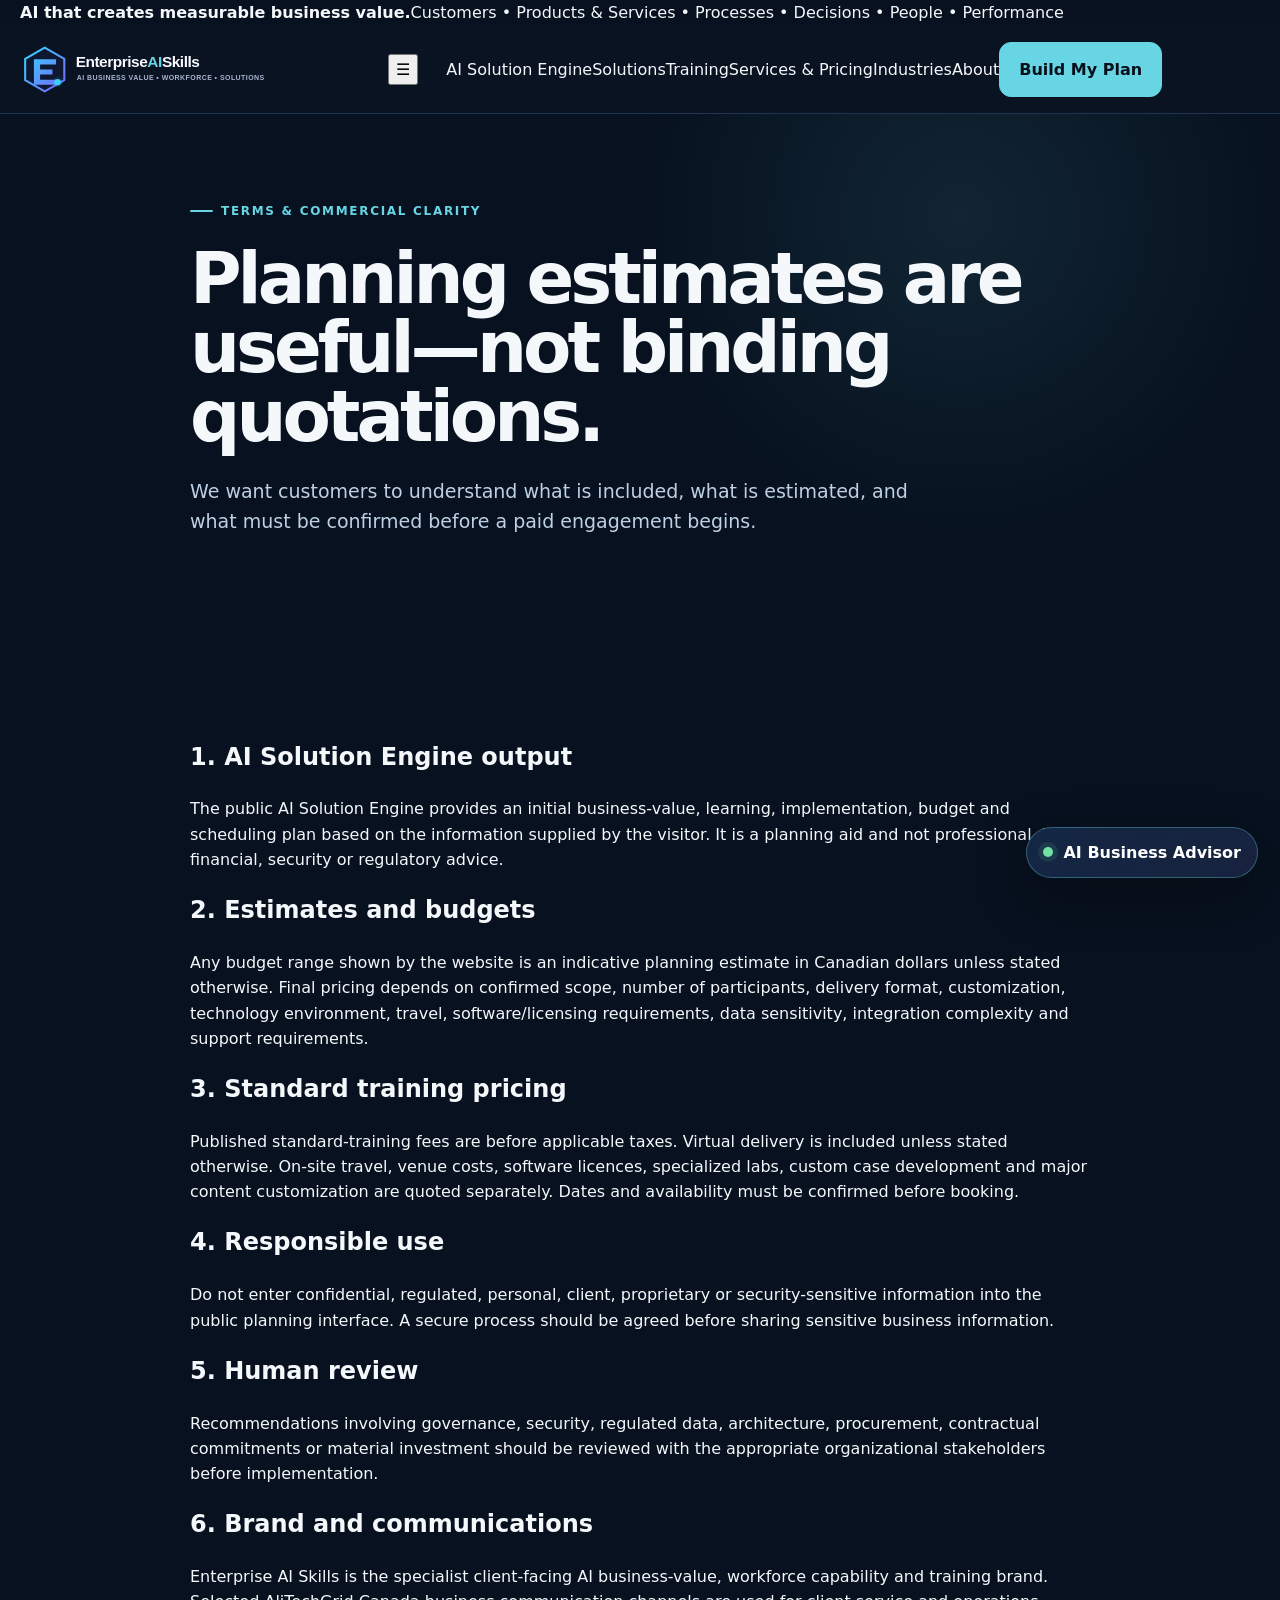
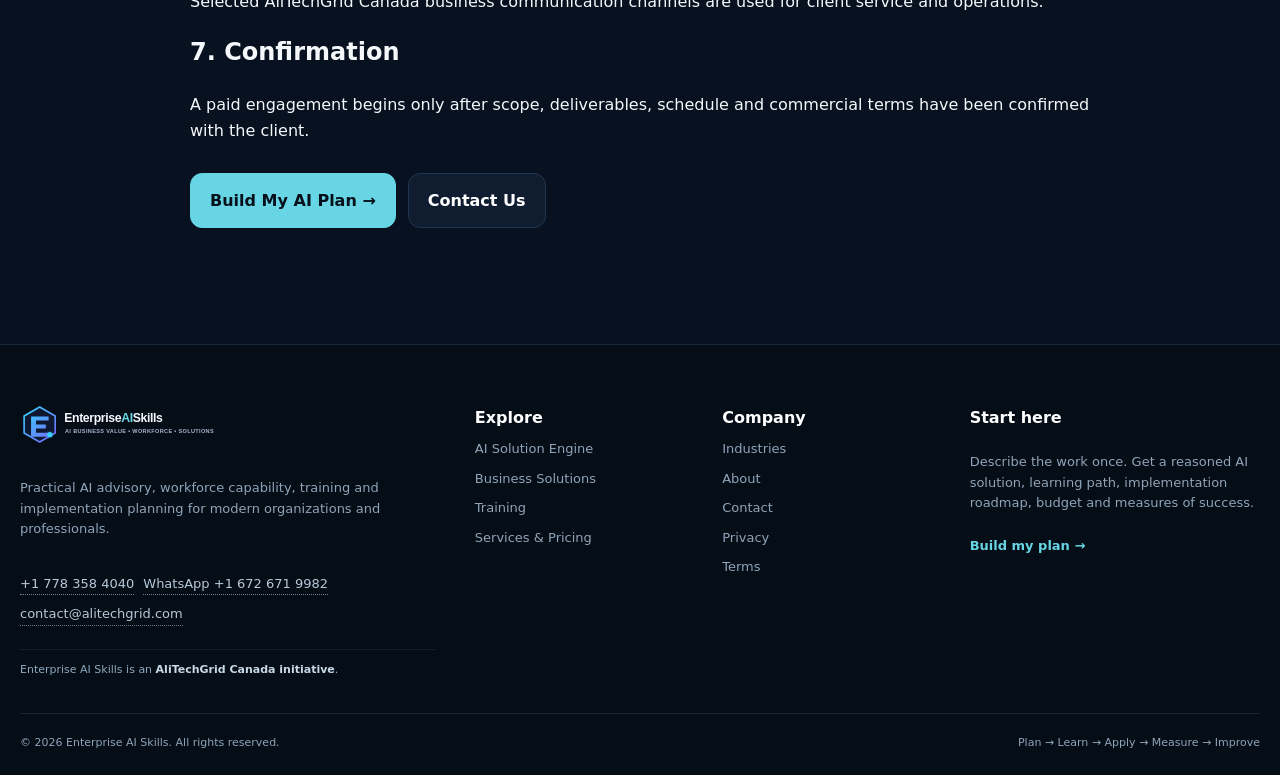
<file: terms.html>
<!doctype html>
<html lang="en">
<head>
<!-- Google tag (gtag.js) -->
<script async src="https://www.googletagmanager.com/gtag/js?id=G-HL64FS24QB"></script>
<script>
  window.dataLayer = window.dataLayer || [];
  function gtag(){dataLayer.push(arguments);}
  gtag('js', new Date());
  gtag('config', 'G-HL64FS24QB');
</script>

<meta charset="utf-8">
<meta name="viewport" content="width=device-width,initial-scale=1">
<title>Terms, Estimates & Training Conditions | Enterprise AI Skills</title>
<meta name="description" content="Terms for Enterprise AI Skills planning estimates, training pricing, implementation recommendations and public website use.">
<link rel="canonical" href="https://enterpriseaiskills.com/terms.html">
<link rel="icon" type="image/svg+xml" href="assets/favicon.svg">
<style>

:root{--bg:#07111f;--bg2:#0a1728;--panel:#0e1e33;--panel2:#11243b;--line:#203650;--text:#f5f8fb;--muted:#9eb1c8;--cyan:#67d5e4;--cyan2:#2bbbd1;--blue:#84a8ff;--gold:#f4c653;--green:#70e1ad;--red:#ff8f92;--white:#fff;--ink:#0d2033;--paper:#f5f8fb;--shadow:0 22px 70px rgba(0,0,0,.28);--radius:22px;--max:1240px}
*{box-sizing:border-box}html{scroll-behavior:smooth}body{margin:0;background:var(--bg);color:var(--text);font-family:Inter,ui-sans-serif,system-ui,-apple-system,BlinkMacSystemFont,"Segoe UI",Arial,sans-serif;line-height:1.58}a{color:inherit;text-decoration:none}button,input,select,textarea{font:inherit}.container{width:min(var(--max),calc(100% - 40px));margin:auto}.narrow{max-width:900px}.skip-link{position:absolute;left:-9999px;top:8px;background:#fff;color:#000;padding:8px 12px;z-index:1000}.skip-link:focus{left:8px}.announcement{background:#07101b;border-bottom:1px solid #17273a;font-size:13px;color:var(--muted)}.announcement .container{display:flex;justify-content:center;gap:14px;padding:8px 0}.announcement strong{color:var(--green)}
.site-header{position:sticky;top:0;z-index:100;background:rgba(10,20,34,.94);backdrop-filter:blur(18px);border-bottom:1px solid var(--line)}.nav-wrap{height:88px;display:flex;align-items:center;gap:28px}.brand{display:flex;align-items:center;gap:12px;min-width:max-content}.brand-mark{width:44px;height:44px;border:1px solid #2c5163;border-radius:13px;display:grid;place-items:center;color:var(--cyan);background:linear-gradient(145deg,#10263a,#0b1b2d)}.brand-word{display:flex;flex-direction:column;line-height:1.05}.brand-word b{font-size:19px}.brand-word small{font-size:9px;letter-spacing:1.6px;color:var(--muted);margin-top:6px}.accent{color:var(--cyan)}.main-nav{margin-left:auto;display:flex;align-items:center;gap:26px;font-weight:700;font-size:14px;color:#c2cddd}.main-nav a:hover,.main-nav a[aria-current="page"]{color:#fff}.nav-cta{padding:12px 17px;border-radius:12px;background:var(--cyan);color:#07111f!important}.nav-toggle{display:none;margin-left:auto;background:transparent;border:1px solid var(--line);color:#fff;border-radius:10px;padding:8px 12px}
.eyebrow,.kicker,.step-kicker{display:inline-flex;align-items:center;gap:8px;font-size:12px;font-weight:800;letter-spacing:1.7px;text-transform:uppercase;color:var(--cyan)}.eyebrow:before{content:"";width:23px;height:2px;background:var(--cyan);border-radius:3px}.hero{padding:94px 0 82px;background:radial-gradient(circle at 78% 18%,rgba(43,187,209,.13),transparent 30%),linear-gradient(rgba(255,255,255,.018) 1px,transparent 1px),linear-gradient(90deg,rgba(255,255,255,.018) 1px,transparent 1px);background-size:auto,72px 72px,72px 72px}.hero-grid{display:grid;grid-template-columns:1.05fr .95fr;gap:74px;align-items:center}.hero h1,.page-hero h1,.advisor-hero h1{font-size:clamp(48px,6.1vw,82px);line-height:.98;letter-spacing:-4px;margin:24px 0 24px}.hero h1 span,.page-hero h1 span,.advisor-hero h1 span{color:var(--cyan)}.hero-lead,.page-hero p,.advisor-hero p,.lead{font-size:19px;color:#bed0e4;max-width:760px}.hero-actions{display:flex;flex-wrap:wrap;gap:12px;margin:30px 0 22px}.btn{border:1px solid var(--line);border-radius:12px;padding:14px 19px;font-weight:800;display:inline-flex;align-items:center;justify-content:center;cursor:pointer;background:#122238;color:#fff;transition:.2s}.btn:hover{transform:translateY(-1px);border-color:#3d5876}.btn.primary{background:var(--cyan);border-color:var(--cyan);color:#06101a}.btn.secondary{background:#101d31}.btn.ghost{background:transparent}.btn.large{padding:17px 24px}.hero-proof,.advisor-proof{display:flex;flex-wrap:wrap;gap:14px;color:var(--muted);font-size:13px}.hero-proof span,.advisor-proof span{padding:6px 0}
.hero-engine-card{background:linear-gradient(145deg,rgba(18,37,61,.96),rgba(9,22,39,.96));border:1px solid #28415f;border-radius:26px;box-shadow:var(--shadow);overflow:hidden}.engine-card-head{padding:18px 20px;border-bottom:1px solid var(--line);display:grid;grid-template-columns:auto 1fr auto;gap:10px;align-items:center}.engine-card-head small{color:var(--muted)}.live-dot{width:9px;height:9px;border-radius:50%;background:var(--green);box-shadow:0 0 14px var(--green)}.engine-flow{padding:18px;display:grid;gap:10px}.engine-flow>div{display:grid;grid-template-columns:42px 1fr;gap:4px 12px;padding:14px 16px;border:1px solid #213753;border-radius:14px;background:rgba(255,255,255,.02)}.engine-flow span{grid-row:1/3;color:var(--cyan);font-weight:900;align-self:center}.engine-flow small{color:var(--muted)}.engine-output{margin:0 18px 18px;padding:16px;border-radius:15px;background:linear-gradient(110deg,rgba(103,213,228,.11),rgba(132,168,255,.09));border:1px solid #2d4f65}.engine-output p{font-size:20px;margin:3px 0 10px}.mini-tags{display:flex;flex-wrap:wrap;gap:7px}.mini-tags span{padding:5px 8px;border-radius:99px;background:#0b1a2e;color:#b9c8d8;font-size:11px;border:1px solid #29415e}
.value-strip{border-top:1px solid var(--line);border-bottom:1px solid var(--line);background:#0a1726}.value-strip .container{padding:20px 0;display:flex;align-items:center;gap:18px}.value-strip span{font-size:11px;text-transform:uppercase;letter-spacing:1.4px;color:var(--muted)}.value-chips{display:flex;flex-wrap:wrap;gap:10px}.value-chips b{font-size:13px;padding:8px 12px;border:1px solid #274059;border-radius:99px;background:#0c1c30}
.section{padding:94px 0}.section.alt{background:#091625;border-top:1px solid var(--line);border-bottom:1px solid var(--line)}.section-head{max-width:850px;margin-bottom:42px}.section-head h2,.split-grid h2,.cta-card h2{font-size:clamp(34px,4vw,54px);letter-spacing:-2px;line-height:1.04;margin:14px 0 16px}.section-head p{color:var(--muted);font-size:18px}.process-grid,.feature-grid{display:grid;grid-template-columns:repeat(4,1fr);gap:14px}.process-grid article,.feature-grid article,.stack-grid article,.service-grid article,.industry-grid article{padding:24px;border:1px solid var(--line);border-radius:18px;background:linear-gradient(145deg,#0e1e33,#0b192b)}.process-grid span,.feature-grid i,.stack-grid span,.service-grid span{display:inline-grid;place-items:center;width:36px;height:36px;border:1px solid #2e5065;border-radius:10px;color:var(--cyan);font-style:normal;font-weight:900}.process-grid h3,.feature-grid h3,.stack-grid h3,.service-grid h3{font-size:20px;margin:18px 0 8px}.process-grid p,.feature-grid p,.stack-grid p,.service-grid p,.industry-grid p{color:var(--muted);margin:0}.split-grid{display:grid;grid-template-columns:1.05fr .95fr;gap:70px;align-items:start}.role-list{display:grid;gap:9px;margin-top:30px}.role-list a{padding:15px 16px;border:1px solid var(--line);border-radius:13px;display:flex;justify-content:space-between;gap:15px;background:#0d1b2e}.role-list span{color:var(--muted);font-size:13px}.insight-card,.principle-card,.manifesto-card{border:1px solid #28445d;border-radius:22px;background:linear-gradient(145deg,#11233a,#0a192b);padding:28px;box-shadow:var(--shadow)}.insight-card h3{font-size:28px;line-height:1.15}.arrow-line{color:var(--cyan);font-size:22px;margin:8px 0}.result-bar{border-top:1px solid var(--line);margin-top:18px;padding-top:18px;display:grid;gap:5px}.result-bar span{color:var(--muted);font-size:12px;text-transform:uppercase;letter-spacing:1px}.result-bar b{color:var(--green)}.feature-grid{grid-template-columns:repeat(4,1fr)}.modern-stack{background:radial-gradient(circle at 20% 20%,rgba(132,168,255,.08),transparent 30%)}.stack-grid{display:grid;grid-template-columns:repeat(5,1fr);gap:12px}.stack-grid article{padding:20px}.cta-section{padding-top:0}.cta-card{display:flex;justify-content:space-between;align-items:center;gap:30px;border:1px solid #2e526a;border-radius:26px;padding:36px;background:linear-gradient(120deg,rgba(103,213,228,.12),rgba(132,168,255,.09),rgba(244,198,83,.05))}.cta-card h2{margin-top:0}.cta-card p{color:var(--muted);max-width:740px}
.page-hero,.advisor-hero{padding:80px 0 70px;background:radial-gradient(circle at 75% 20%,rgba(103,213,228,.1),transparent 32%)}.page-hero h1,.advisor-hero h1{font-size:clamp(46px,5.5vw,72px)}.page-hero .btn{margin-top:18px}.solution-domain-grid,.industry-grid{display:grid;grid-template-columns:repeat(3,1fr);gap:14px}.solution-domain-grid article{padding:26px;border:1px solid var(--line);border-radius:18px;background:#0c1b2e}.solution-domain-grid span{color:var(--cyan);font-weight:900}.solution-domain-grid h3{font-size:22px}.solution-domain-grid p{color:var(--muted)}.solution-domain-grid small{display:block;color:#9bb0c8;margin-top:5px}.architecture-grid{display:grid;grid-template-columns:repeat(4,1fr);gap:14px}.architecture-grid article{border:1px solid var(--line);border-radius:18px;padding:24px;background:#0d1d31}.arch-level{font-size:11px;letter-spacing:1.3px;color:var(--cyan);font-weight:900}.architecture-grid p{color:var(--muted)}.architecture-grid small{color:#87a1bc}.principle-card ol{padding-left:20px}.principle-card li{margin:10px 0;color:#c2d0df}
.training-grid{display:grid;grid-template-columns:repeat(3,1fr);gap:14px}.training-grid article{padding:26px;border:1px solid var(--line);border-radius:18px;background:#0d1c2f}.path-badge,.price-label{font-size:10px;letter-spacing:1.4px;color:var(--cyan);font-weight:900}.training-grid h3{font-size:22px}.training-grid p,.training-grid li{color:var(--muted)}.training-grid ul{padding-left:18px}.layer-timeline{display:grid;grid-template-columns:repeat(6,1fr);gap:10px}.layer-timeline>div{padding:20px 16px;border:1px solid var(--line);border-radius:16px;background:#0d1d30}.layer-timeline span{color:var(--cyan);font-weight:900}.layer-timeline b{display:block;margin:12px 0 4px}.layer-timeline p{font-size:13px;color:var(--muted)}.delivery-card{display:grid;grid-template-columns:repeat(2,1fr);gap:10px}.delivery-card>div{padding:18px;border:1px solid var(--line);border-radius:14px;background:#0d1d31;display:grid;gap:4px}.delivery-card span{color:var(--muted);font-size:13px}
.service-grid{display:grid;grid-template-columns:repeat(4,1fr);gap:14px}.pricing-grid{display:grid;grid-template-columns:repeat(3,1fr);gap:16px}.pricing-grid article{border:1px solid var(--line);border-radius:22px;padding:28px;background:#0c1b2e}.pricing-grid article.featured{border-color:#4c8a98;box-shadow:0 0 0 1px rgba(103,213,228,.16),var(--shadow)}.pricing-grid h3{font-size:25px}.price{font-size:28px;font-weight:900;color:#fff;margin:12px 0}.pricing-grid p,.pricing-grid li{color:var(--muted)}.pricing-grid ul{padding-left:18px}.pricing-note{margin-top:18px;padding:16px;border:1px solid #3d4650;border-radius:14px;background:#131d28;color:#aebdca}.budget-components{display:grid;grid-template-columns:repeat(3,1fr);gap:12px}.budget-components>div{padding:18px;border:1px solid var(--line);border-radius:14px;background:#0c1b2e;display:grid;gap:5px}.budget-components span{color:var(--muted);font-size:13px}.principles{display:grid;gap:14px;margin-top:25px}.principles>div{padding-left:18px;border-left:2px solid var(--cyan)}.principles p{margin:4px 0;color:var(--muted)}.manifesto-card h3{font-size:31px;line-height:1.1}.prose h2{margin-top:34px}.prose p{color:#b5c6d8}
/* Advisor */
.advisor-hero-grid{display:grid;grid-template-columns:1.1fr .7fr;gap:70px;align-items:start}.advisor-outcome-card{padding:24px;border:1px solid #2d4c65;border-radius:22px;background:#0c1d31}.advisor-outcome-card h2{font-size:25px}.advisor-outcome-card ul{padding-left:18px;color:#c2d1df}.advisor-note{font-size:12px!important;color:#8399b2!important;border-top:1px solid var(--line);padding-top:14px}.advisor-shell-section{padding:42px 0 90px}.advisor-app{display:grid;grid-template-columns:320px 1fr;border:1px solid #27415c;border-radius:24px;overflow:hidden;background:#0a1829;box-shadow:var(--shadow)}.advisor-sidebar{padding:26px;background:#0b192b;border-right:1px solid var(--line)}.advisor-side-head h2{font-size:22px}.advisor-steps{list-style:none;margin:25px 0;padding:0;display:grid;gap:8px}.advisor-steps li{display:grid;grid-template-columns:34px 1fr;gap:12px;padding:12px;border-radius:13px;color:#839ab1}.advisor-steps li>span{width:32px;height:32px;border:1px solid #2c425b;border-radius:9px;display:grid;place-items:center;font-weight:900}.advisor-steps li b{display:block;color:#adc0d2;font-size:13px}.advisor-steps li small{font-size:11px}.advisor-steps li.active{background:#10243a;color:var(--cyan)}.advisor-steps li.active>span{border-color:#4e8894;color:var(--cyan)}.advisor-steps li.active b{color:#fff}.advisor-privacy{padding:14px;border:1px solid #354154;border-radius:13px;background:#111b28;font-size:12px;color:#90a3b5}.advisor-privacy p{margin:5px 0 0}.advisor-panel{padding:30px}.advisor-progress{display:flex;align-items:center;gap:16px;margin-bottom:30px}.advisor-progress-track{height:7px;background:#14283e;border-radius:99px;flex:1;overflow:hidden}.advisor-progress-track span{display:block;height:100%;width:16.666%;background:linear-gradient(90deg,var(--cyan),var(--blue));transition:.25s}.advisor-progress b{font-size:12px;color:var(--muted)}.advisor-step>h2{font-size:34px;margin:9px 0}.advisor-step>p{color:var(--muted)}.question-block{margin-top:28px}.question-block h3{font-size:16px;margin:0 0 12px}.question-block h3 small{font-weight:400;color:var(--muted)}.option-grid{display:grid;grid-template-columns:repeat(2,1fr);gap:10px}.option-grid.compact{grid-template-columns:repeat(3,1fr)}.advisor-option,.value-option{border:1px solid #273e59;background:#0e1d31;color:#fff;border-radius:14px;padding:15px;text-align:left;cursor:pointer;transition:.15s}.advisor-option:hover,.value-option:hover{border-color:#4a7383;transform:translateY(-1px)}.advisor-option.selected,.value-option.selected{border-color:var(--cyan);background:rgba(103,213,228,.09);box-shadow:0 0 0 1px rgba(103,213,228,.12)}.advisor-option b,.value-option b{display:block}.advisor-option small,.value-option small{display:block;margin-top:5px;color:var(--muted);font-size:12px}.value-priority-grid{display:grid;grid-template-columns:repeat(3,1fr);gap:10px}.value-option span{font-size:11px;color:var(--cyan);font-weight:900}.two-col{display:grid;grid-template-columns:1fr 1fr;gap:18px}.select-wrap select,textarea{width:100%;background:#0e1d31;color:#fff;border:1px solid #29415d;border-radius:12px;padding:14px;outline:none}.select-wrap select:focus,textarea:focus{border-color:var(--cyan)}textarea{resize:vertical}.char-count{text-align:right;font-size:11px;color:var(--muted)}.finish-box{margin-top:25px;padding:18px;border:1px solid #2d5761;border-radius:14px;background:rgba(103,213,228,.06)}.finish-box p{margin:5px 0;color:var(--muted)}.advisor-nav{display:grid;grid-template-columns:auto 1fr auto;align-items:center;gap:16px;margin-top:32px;padding-top:22px;border-top:1px solid var(--line)}.advisor-save{text-align:center;color:#7f94aa;font-size:11px}.save-dot{display:inline-block;width:7px;height:7px;border-radius:50%;background:var(--green);margin-right:5px}.advisor-error{min-height:22px;margin-top:8px;color:var(--red);font-size:12px}
/* Generated plan */
.plan-section{padding:50px 0 100px;background:#eef4f7;color:var(--ink)}.plan-toolbar{display:flex;justify-content:space-between;align-items:center;gap:20px;margin-bottom:20px}.plan-toolbar .eyebrow{color:#147d8e}.plan-toolbar .eyebrow:before{background:#147d8e}.plan-toolbar h2{margin:5px 0}.plan-actions{display:flex;flex-wrap:wrap;gap:8px}.plan-actions .btn{background:#fff;color:#153047;border-color:#c7d5df}.plan-actions .btn.primary{background:#0c7e91;color:#fff;border-color:#0c7e91}.generated-plan{background:#fff;border:1px solid #d3dee5;border-radius:24px;overflow:hidden;box-shadow:0 20px 50px rgba(28,52,73,.12)}.plan-cover{padding:38px;background:linear-gradient(135deg,#071a2c,#0d3450);color:#fff;display:grid;grid-template-columns:1.1fr .9fr;gap:30px}.plan-cover .eyebrow{color:#76e1eb}.plan-cover h1{font-size:42px;line-height:1.05;margin:16px 0}.plan-cover p{color:#c6d9e8;font-size:17px}.plan-meta{display:grid;grid-template-columns:repeat(2,1fr);gap:9px}.plan-meta div{border:1px solid rgba(255,255,255,.14);border-radius:12px;padding:12px;background:rgba(255,255,255,.04)}.plan-meta span{display:block;color:#89a5bb;font-size:10px;text-transform:uppercase;letter-spacing:1px}.plan-meta b{font-size:13px}.plan-body{padding:38px}.plan-section-block{padding:30px 0;border-bottom:1px solid #dce5ea}.plan-section-block:last-child{border-bottom:0}.plan-section-block h2{font-size:27px;margin:0 0 12px}.plan-section-block .lead{color:#4b6274;font-size:16px}.summary-banner{padding:18px;border-radius:15px;background:#eaf7f8;border:1px solid #b9e0e5;margin:18px 0}.summary-banner b{color:#0c6574}.plan-summary-grid,.opportunity-grid,.solution-options,.tech-grid,.kpi-grid,.budget-grid,.assumption-grid{display:grid;grid-template-columns:repeat(3,1fr);gap:12px}.plan-summary-card,.opportunity-card,.tech-card,.kpi-card,.budget-card,.assumption-card{border:1px solid #d6e1e7;border-radius:14px;padding:16px;background:#fbfdfe}.plan-summary-card span,.kpi-card span,.budget-card span,.assumption-card span{font-size:10px;text-transform:uppercase;letter-spacing:1px;color:#6f8493}.plan-summary-card b,.kpi-card b,.budget-card b,.assumption-card b{display:block;margin:4px 0;color:#102e43}.plan-summary-card small,.opportunity-card p,.tech-card p,.budget-card small,.assumption-card small{color:#5f7382}.opportunity-card.high{border-top:4px solid #17a7ba}.opp-rank{font-size:10px;color:#118092;font-weight:900;text-transform:uppercase}.opportunity-card h3{margin:7px 0}.diagnosis-list{display:grid;gap:9px}.diagnosis-list div{padding:13px 15px;border-left:3px solid #1f9fb1;background:#f4f8fa}.solution-option{border:1px solid #d3dfe6;border-radius:16px;padding:18px;background:#fbfdfe;position:relative}.solution-option.recommended{border:2px solid #15889a;background:#f0fbfc}.recommend-badge{position:absolute;top:12px;right:12px;font-size:9px;letter-spacing:1px;background:#147f90;color:#fff;border-radius:99px;padding:5px 8px}.solution-option h3{font-size:21px;margin:5px 0}.solution-option p{color:#5a6e7d}.solution-option ul{padding-left:18px;color:#536b7b}.option-facts{display:grid;grid-template-columns:repeat(2,1fr);gap:6px;margin-top:12px}.option-facts div{padding:8px;border-radius:9px;background:#eef4f6}.option-facts span{display:block;font-size:9px;text-transform:uppercase;color:#758995}.option-facts b{font-size:12px}.reason-box{margin-top:15px;padding:16px;border-radius:14px;background:#102e43;color:#fff}.reason-box p{color:#c8d8e3;margin:5px 0}.tech-card small{display:inline-block;margin-top:7px;padding:4px 7px;border-radius:99px;background:#edf5f7;color:#267385}.learning-path{display:grid;gap:8px}.learning-module{display:grid;grid-template-columns:45px 1fr auto;gap:14px;align-items:center;border:1px solid #d8e2e8;border-radius:13px;padding:14px}.module-num{width:38px;height:38px;border-radius:10px;background:#e6f7f8;display:grid;place-items:center;color:#0a7888;font-weight:900}.learning-module h3{margin:0;font-size:17px}.learning-module p{margin:3px 0;color:#607786;font-size:13px}.module-badge{font-size:10px;padding:5px 8px;background:#eef2f5;border-radius:99px;color:#587080}.roadmap{display:grid;grid-template-columns:repeat(4,1fr);gap:10px}.roadmap-phase{padding:16px;border:1px solid #d6e1e7;border-radius:14px;background:#fbfdfe}.roadmap-time{font-size:10px;color:#0c7c8e;font-weight:900;text-transform:uppercase}.roadmap-phase h3{font-size:18px}.roadmap-phase ul{padding-left:18px;color:#5a6e7d;font-size:13px}.budget-total{font-size:30px;font-weight:900;color:#0c6677}.guardrail-list{display:grid;grid-template-columns:repeat(2,1fr);gap:10px}.guardrail-list div{padding:14px;border:1px solid #d7e1e7;border-radius:12px;background:#fbfdfe}.next-actions{counter-reset:item;display:grid;gap:9px}.next-actions div{display:grid;grid-template-columns:34px 1fr;gap:12px;align-items:start}.next-actions div:before{counter-increment:item;content:counter(item);width:30px;height:30px;border-radius:9px;background:#e4f6f8;color:#0a7586;display:grid;place-items:center;font-weight:900}.plan-note{padding:14px;border:1px solid #ead79e;background:#fff9e7;border-radius:12px;color:#685926}.plan-pills{display:flex;flex-wrap:wrap;gap:7px}.plan-pill{padding:6px 9px;border-radius:99px;background:#e8f5f7;color:#176879;font-size:11px;font-weight:700}
.site-footer{padding:60px 0 24px;background:#050d17;border-top:1px solid #17273a;color:#90a4b8}.footer-grid{display:grid;grid-template-columns:2fr 1fr 1fr 1.4fr;gap:40px}.footer-grid>div{display:flex;flex-direction:column;gap:9px}.footer-grid b{color:#fff}.footer-grid a{font-size:13px}.footer-grid p{font-size:13px}.footer-brand{margin-bottom:8px}.text-link{color:var(--cyan)!important;font-weight:800}.footer-bottom{border-top:1px solid #152536;margin-top:34px;padding-top:20px;display:flex;justify-content:space-between;font-size:11px}
@media(max-width:1050px){.main-nav{gap:16px;font-size:12px}.hero-grid,.split-grid,.advisor-hero-grid{grid-template-columns:1fr}.stack-grid{grid-template-columns:repeat(3,1fr)}.process-grid,.feature-grid,.service-grid{grid-template-columns:repeat(2,1fr)}.solution-domain-grid,.training-grid,.industry-grid{grid-template-columns:repeat(2,1fr)}.architecture-grid{grid-template-columns:repeat(2,1fr)}.layer-timeline{grid-template-columns:repeat(3,1fr)}.advisor-app{grid-template-columns:250px 1fr}.option-grid.compact{grid-template-columns:repeat(2,1fr)}.value-priority-grid{grid-template-columns:repeat(2,1fr)}.plan-cover{grid-template-columns:1fr}.solution-options,.plan-summary-grid,.opportunity-grid,.tech-grid,.kpi-grid,.budget-grid,.assumption-grid{grid-template-columns:repeat(2,1fr)}.roadmap{grid-template-columns:repeat(2,1fr)}.footer-grid{grid-template-columns:repeat(2,1fr)}}
@media(max-width:800px){.announcement span{display:none}.nav-wrap{height:72px}.brand-word small{display:none}.main-nav{display:none;position:absolute;left:20px;right:20px;top:78px;padding:14px;background:#0b1b2d;border:1px solid var(--line);border-radius:16px;flex-direction:column;align-items:stretch;box-shadow:var(--shadow)}.main-nav.open{display:flex}.main-nav a{padding:10px}.nav-toggle{display:block}.hero,.page-hero,.advisor-hero{padding:60px 0}.hero h1,.page-hero h1,.advisor-hero h1{letter-spacing:-2.5px}.value-strip .container{align-items:flex-start;flex-direction:column}.process-grid,.feature-grid,.stack-grid,.solution-domain-grid,.architecture-grid,.training-grid,.service-grid,.industry-grid,.pricing-grid,.budget-components,.layer-timeline{grid-template-columns:1fr}.cta-card{align-items:flex-start;flex-direction:column}.advisor-app{display:block}.advisor-sidebar{border-right:0;border-bottom:1px solid var(--line)}.advisor-steps{grid-template-columns:repeat(3,1fr)}.advisor-steps li{grid-template-columns:32px}.advisor-steps li div{display:none}.option-grid,.option-grid.compact,.value-priority-grid,.two-col{grid-template-columns:1fr}.advisor-panel{padding:22px}.advisor-nav{grid-template-columns:1fr 1fr}.advisor-save{display:none}.plan-toolbar{align-items:flex-start;flex-direction:column}.plan-body,.plan-cover{padding:24px}.solution-options,.plan-summary-grid,.opportunity-grid,.tech-grid,.kpi-grid,.budget-grid,.assumption-grid,.roadmap,.guardrail-list{grid-template-columns:1fr}.learning-module{grid-template-columns:42px 1fr}.module-badge{grid-column:2}.footer-grid{grid-template-columns:1fr 1fr}}
@media(max-width:520px){.container{width:min(100% - 28px,var(--max))}.hero h1,.page-hero h1,.advisor-hero h1{font-size:44px}.hero-lead,.page-hero p,.advisor-hero p{font-size:16px}.hero-actions .btn{width:100%}.process-grid,.feature-grid{grid-template-columns:1fr}.role-list a{align-items:flex-start;flex-direction:column}.advisor-steps{grid-template-columns:repeat(2,1fr)}.plan-meta{grid-template-columns:1fr}.footer-grid{grid-template-columns:1fr}.footer-bottom{flex-direction:column;gap:6px}}
@media print{body{background:#fff!important}.announcement,.site-header,.site-footer,.plan-toolbar{display:none!important}.plan-section{padding:0;background:#fff}.generated-plan{border:0;box-shadow:none}.plan-cover{print-color-adjust:exact;-webkit-print-color-adjust:exact}.plan-section-block{break-inside:avoid}.solution-option,.roadmap-phase,.learning-module,.tech-card{break-inside:avoid}}

/* V3.2 additions */
.course-price-row{display:grid;grid-template-columns:1fr 1fr;gap:8px;margin:16px 0}
.course-price-row div{padding:12px;border:1px solid var(--line);border-radius:12px;background:#0a1829}
.course-price-row span{display:block;color:var(--muted);font-size:11px;text-transform:uppercase;letter-spacing:.7px}
.course-price-row b{display:block;margin-top:3px;font-size:16px;color:#fff}
.course-meta{display:flex;flex-wrap:wrap;gap:7px;margin:10px 0 14px}
.course-meta span{font-size:11px;padding:5px 8px;border:1px solid #29415e;border-radius:99px;color:#bad0df;background:#0b1a2e}
.course-card-actions{display:flex;flex-wrap:wrap;gap:8px;margin-top:16px}
.contact-channel-grid{display:grid;grid-template-columns:repeat(4,1fr);gap:12px}
.contact-channel{padding:22px;border:1px solid var(--line);border-radius:18px;background:#0d1d31}
.contact-channel span{display:block;color:var(--cyan);font-size:11px;font-weight:900;letter-spacing:1px;text-transform:uppercase}
.contact-channel b{display:block;font-size:19px;margin:8px 0}
.contact-channel small{color:var(--muted)}
.contact-channel a{color:#fff;text-decoration:underline;text-underline-offset:3px}
.estimate-box{border:1px solid #3e7180;border-radius:18px;padding:20px;background:linear-gradient(120deg,rgba(103,213,228,.10),rgba(132,168,255,.06));margin:16px 0}
.estimate-box h3{margin:0 0 8px}
.estimate-total{font-size:30px;font-weight:900;color:var(--cyan)}
.fixed-course-rec{display:grid;grid-template-columns:1.2fr .7fr .7fr;gap:10px;align-items:center;border:1px solid var(--line);border-radius:14px;padding:15px;margin:9px 0;background:#0d1d30}
.fixed-course-rec small{color:var(--muted)}
.footer-contact{display:flex;flex-wrap:wrap;gap:9px;margin-top:12px;color:#b7c8d8;font-size:12px}
.footer-contact a{border-bottom:1px dotted #668096}
@media(max-width:1000px){.contact-channel-grid{grid-template-columns:repeat(2,1fr)}}
@media(max-width:800px){.contact-channel-grid{grid-template-columns:1fr}.course-price-row{grid-template-columns:1fr}.fixed-course-rec{grid-template-columns:1fr}}



/* V3.3 endorsed-brand architecture */
.brand-endorsement{
  margin-top:14px;
  padding-top:12px;
  border-top:1px solid rgba(255,255,255,.08);
  color:#8fa8bc;
  font-size:11px;
  line-height:1.5;
}
.brand-endorsement b{color:#c7d8e6;font-weight:800}
.brand-relationship{
  border:1px solid rgba(103,213,228,.22);
  border-radius:18px;
  padding:24px;
  background:linear-gradient(135deg,rgba(103,213,228,.07),rgba(132,168,255,.04));
}
.brand-relationship .relationship-label{
  display:inline-block;
  margin-bottom:10px;
  color:var(--cyan);
  font-size:11px;
  font-weight:900;
  letter-spacing:1px;
  text-transform:uppercase;
}
.brand-relationship h3{margin:0 0 9px}
.brand-relationship p{margin:0;color:var(--muted)}
.brand-relationship strong{color:#fff}
.shared-channel-note{
  margin-top:16px;
  padding:14px 16px;
  border-left:3px solid var(--cyan);
  border-radius:8px;
  background:rgba(103,213,228,.06);
  color:#aac0d1;
  font-size:12px;
}



/* V4.7 repaired production branding */
.brand.brand-logo-link{display:flex;align-items:center;min-width:320px;line-height:1}
.brand-logo-img{display:block;width:340px;max-width:100%;height:auto}
.footer-brand-logo{display:block;width:270px;max-width:100%;height:auto;margin-bottom:12px}
@media(max-width:1180px){
  .brand.brand-logo-link{min-width:275px}.brand-logo-img{width:295px}.main-nav{gap:18px}
}
@media(max-width:900px){.brand.brand-logo-link{min-width:0}.brand-logo-img{width:270px}}
@media(max-width:520px){.brand-logo-img{width:235px}}


/* Enterprise AI Skills — AI Business Advisor */
.eais-chat-launcher{
  position:fixed;right:22px;bottom:22px;z-index:9998;display:flex;align-items:center;gap:10px;
  padding:12px 16px;border-radius:999px;border:1px solid rgba(103,213,228,.35);
  background:linear-gradient(135deg,#132744,#17223d);color:#fff;font-weight:850;
  box-shadow:0 18px 50px rgba(0,0,0,.35);cursor:pointer
}
.eais-chat-launcher:hover{transform:translateY(-1px);border-color:#67d5e4}
.eais-chat-dot{width:10px;height:10px;border-radius:50%;background:#74e0a5;box-shadow:0 0 0 5px rgba(116,224,165,.10)}
.eais-chat-panel{
  position:fixed;right:22px;bottom:82px;z-index:9999;width:min(390px,calc(100vw - 28px));
  height:min(620px,calc(100vh - 120px));display:none;flex-direction:column;overflow:hidden;
  border:1px solid #29425f;border-radius:22px;background:#0b1628;box-shadow:0 30px 80px rgba(0,0,0,.48)
}
.eais-chat-panel.open{display:flex}
.eais-chat-head{display:flex;align-items:center;justify-content:space-between;gap:14px;padding:16px 18px;background:linear-gradient(135deg,#122944,#17223d);border-bottom:1px solid #233a55}
.eais-chat-title{display:flex;align-items:center;gap:10px}.eais-chat-title b{display:block;font-size:15px}
.eais-chat-title small{display:block;color:#9ab1c5;margin-top:2px;font-size:11px}
.eais-chat-close{border:0;background:transparent;color:#b8c9d8;font-size:24px;cursor:pointer;padding:2px 6px}
.eais-chat-body{flex:1;overflow:auto;padding:16px}.eais-msg{display:flex;margin:0 0 12px}
.eais-msg.bot{justify-content:flex-start}.eais-msg.user{justify-content:flex-end}
.eais-bubble{max-width:88%;padding:11px 13px;border-radius:15px;font-size:13px;line-height:1.55}
.eais-msg.bot .eais-bubble{background:#13243b;border:1px solid #263e5a;color:#eef6fb;border-bottom-left-radius:5px}
.eais-msg.user .eais-bubble{background:#67d5e4;color:#06111f;border-bottom-right-radius:5px;font-weight:700}
.eais-quick{display:flex;flex-wrap:wrap;gap:7px;margin:6px 0 14px}
.eais-chip{border:1px solid #355474;background:#0f1f34;color:#d7e6f0;padding:8px 10px;border-radius:999px;font-size:11px;font-weight:800;cursor:pointer}
.eais-chip:hover{border-color:#67d5e4;color:#fff}
.eais-chat-input-wrap{padding:12px;border-top:1px solid #223852;background:#0a1423}
.eais-chat-input-row{display:flex;gap:8px}.eais-chat-input{flex:1;min-width:0;border:1px solid #2c4562;border-radius:13px;background:#101f33;color:#fff;padding:11px 12px;outline:none;font:inherit;font-size:13px}
.eais-chat-input:focus{border-color:#67d5e4}.eais-chat-send{border:0;border-radius:12px;background:#67d5e4;color:#06111f;padding:0 14px;font-weight:900;cursor:pointer}
.eais-chat-note{margin-top:8px;color:#738da3;font-size:10px;line-height:1.4}
.eais-chat-card{margin:8px 0;padding:12px;border:1px solid #28415e;border-radius:14px;background:#0f1f33}
.eais-chat-card b{display:block;color:#fff;margin-bottom:4px}.eais-chat-card small{display:block;color:#9bb1c3;line-height:1.45}
.eais-chat-card a{display:inline-block;margin-top:8px;color:#67d5e4;font-size:12px;font-weight:900}
@media(max-width:700px){.eais-chat-launcher{right:12px;bottom:12px}.eais-chat-panel{right:10px;bottom:72px;width:calc(100vw - 20px);height:calc(100vh - 92px);border-radius:18px}}
@media print{.eais-chat-launcher,.eais-chat-panel{display:none!important}}

</style>
<link rel="manifest" href="site.webmanifest">
</head>
<body>
<a class="skip-link" href="#main">Skip to content</a>
<div class="topbar"><div class="container"><b>AI that creates measurable business value.</b><span>Customers • Products &amp; Services • Processes • Decisions • People • Performance</span></div></div>
<header class="site-header"><div class="container nav-wrap">
<a class="brand brand-logo-link" href="index.html" aria-label="Enterprise AI Skills home"><img class="brand-logo-img" src="assets/logo.svg" alt="EnterpriseAISkills — AI Business Value, Workforce, Solutions"></a>
<button class="menu-toggle" aria-label="Open navigation" aria-expanded="false">☰</button>
<nav class="nav-links"><a href="advisor.html">AI Solution Engine</a><a href="solutions.html">Solutions</a><a href="training.html">Training</a><a href="services.html">Services &amp; Pricing</a><a href="industries.html">Industries</a><a href="about.html">About</a><a class="btn small primary" href="advisor.html">Build My Plan</a></nav>
</div></header>
<main id="main">
<section class="page-hero compact"><div class="container narrow"><span class="eyebrow">TERMS &amp; COMMERCIAL CLARITY</span><h1>Planning estimates are useful—not binding quotations.</h1><p>We want customers to understand what is included, what is estimated, and what must be confirmed before a paid engagement begins.</p></div></section>
<section class="section"><div class="container narrow">
<div class="content-stack">
<article><h2>1. AI Solution Engine output</h2><p>The public AI Solution Engine provides an initial business-value, learning, implementation, budget and scheduling plan based on the information supplied by the visitor. It is a planning aid and not professional, legal, financial, security or regulatory advice.</p></article>
<article><h2>2. Estimates and budgets</h2><p>Any budget range shown by the website is an indicative planning estimate in Canadian dollars unless stated otherwise. Final pricing depends on confirmed scope, number of participants, delivery format, customization, technology environment, travel, software/licensing requirements, data sensitivity, integration complexity and support requirements.</p></article>
<article><h2>3. Standard training pricing</h2><p>Published standard-training fees are before applicable taxes. Virtual delivery is included unless stated otherwise. On-site travel, venue costs, software licences, specialized labs, custom case development and major content customization are quoted separately. Dates and availability must be confirmed before booking.</p></article>
<article><h2>4. Responsible use</h2><p>Do not enter confidential, regulated, personal, client, proprietary or security-sensitive information into the public planning interface. A secure process should be agreed before sharing sensitive business information.</p></article>
<article><h2>5. Human review</h2><p>Recommendations involving governance, security, regulated data, architecture, procurement, contractual commitments or material investment should be reviewed with the appropriate organizational stakeholders before implementation.</p></article>
<article><h2>6. Brand and communications</h2><p>Enterprise AI Skills is the specialist client-facing AI business-value, workforce capability and training brand. Selected AliTechGrid Canada business communication channels are used for client service and operations.</p></article>
<article><h2>7. Confirmation</h2><p>A paid engagement begins only after scope, deliverables, schedule and commercial terms have been confirmed with the client.</p></article>
</div>
<div class="hero-actions"><a class="btn primary" href="advisor.html">Build My AI Plan →</a><a class="btn secondary" href="contact.html">Contact Us</a></div>
</div></section>
</main>
<footer class="site-footer"><div class="container footer-grid"><div><a class="footer-brand-link" href="index.html" aria-label="Enterprise AI Skills home"><img class="footer-brand-logo" src="assets/logo.svg" alt="EnterpriseAISkills — AI Business Value, Workforce, Solutions"></a><p>Practical AI advisory, workforce capability, training and implementation planning for modern organizations and professionals.</p><div class="footer-contact"><a href="tel:+17783584040">+1 778 358 4040</a><a href="https://wa.me/16726719982">WhatsApp +1 672 671 9982</a><a href="mailto:contact@alitechgrid.com">contact@alitechgrid.com</a></div><div class="brand-endorsement">Enterprise AI Skills is an <b>AliTechGrid Canada initiative</b>.</div></div><div><b>Explore</b><a href="advisor.html">AI Solution Engine</a><a href="solutions.html">Business Solutions</a><a href="training.html">Training</a><a href="services.html">Services &amp; Pricing</a></div><div><b>Company</b><a href="industries.html">Industries</a><a href="about.html">About</a><a href="contact.html">Contact</a><a href="privacy.html">Privacy</a><a href="terms.html">Terms</a></div><div><b>Start here</b><p>Describe the work once. Get a reasoned AI solution, learning path, implementation roadmap, budget and measures of success.</p><a class="text-link" href="advisor.html">Build my plan →</a></div></div><div class="container footer-bottom"><span>© 2026 Enterprise AI Skills. All rights reserved.</span><span>Plan → Learn → Apply → Measure → Improve</span></div></footer>
<script>

(()=>{const toggle=document.querySelector('.nav-toggle');const nav=document.querySelector('.main-nav');if(toggle&&nav){toggle.addEventListener('click',()=>{const open=nav.classList.toggle('open');toggle.setAttribute('aria-expanded',String(open));toggle.textContent=open?'×':'☰'});}document.querySelectorAll('a[href^="#"]').forEach(a=>a.addEventListener('click',e=>{const id=a.getAttribute('href');if(id.length>1){const el=document.querySelector(id);if(el){e.preventDefault();el.scrollIntoView({behavior:'smooth'});}}}));})();

</script>

<button class="eais-chat-launcher" id="eaisChatLauncher" aria-haspopup="dialog" aria-controls="eaisChatPanel" aria-expanded="false">
<span class="eais-chat-dot" aria-hidden="true"></span><span>AI Business Advisor</span>
</button>
<section class="eais-chat-panel" id="eaisChatPanel" role="dialog" aria-modal="false" aria-label="Enterprise AI Skills AI Business Advisor">
<div class="eais-chat-head">
  <div class="eais-chat-title"><span class="eais-chat-dot" aria-hidden="true"></span><div><b>AI Business Advisor</b><small>Training • Solutions • Budget • Next steps</small></div></div>
  <button class="eais-chat-close" id="eaisChatClose" aria-label="Close chat">×</button>
</div>
<div class="eais-chat-body" id="eaisChatBody"></div>
<div class="eais-chat-input-wrap">
  <div class="eais-chat-input-row"><input class="eais-chat-input" id="eaisChatInput" type="text" maxlength="500" placeholder="Describe your work or problem..." aria-label="Message the AI Business Advisor"><button class="eais-chat-send" id="eaisChatSend">Send</button></div>
  <div class="eais-chat-note">Do not enter confidential, personal, regulated, proprietary or security-sensitive information.</div>
</div>
</section>

<script>

(function(){
const $=s=>document.querySelector(s),launcher=$('#eaisChatLauncher'),panel=$('#eaisChatPanel'),closeBtn=$('#eaisChatClose'),body=$('#eaisChatBody'),input=$('#eaisChatInput'),send=$('#eaisChatSend');
if(!launcher||!panel||!body)return;
let started=false;
const esc=s=>String(s||'').replace(/[&<>"']/g,m=>({'&':'&amp;','<':'&lt;','>':'&gt;','"':'&quot;',"'":'&#39;'}[m]));
function scrollBottom(){body.scrollTop=body.scrollHeight}
function bot(text,html=false){const r=document.createElement('div');r.className='eais-msg bot';const b=document.createElement('div');b.className='eais-bubble';html?b.innerHTML=text:b.textContent=text;r.appendChild(b);body.appendChild(r);scrollBottom()}
function user(text){const r=document.createElement('div');r.className='eais-msg user';const b=document.createElement('div');b.className='eais-bubble';b.textContent=text;r.appendChild(b);body.appendChild(r);scrollBottom()}
function card(title,desc,href,label){bot(`<div class="eais-chat-card"><b>${esc(title)}</b><small>${esc(desc)}</small><a href="${href}">${esc(label||'Open →')}</a></div>`,true)}
function chips(items){const w=document.createElement('div');w.className='eais-quick';items.forEach(([label,value])=>{const b=document.createElement('button');b.className='eais-chip';b.textContent=label;b.addEventListener('click',()=>handle(value||label,label));w.appendChild(b)});body.appendChild(w);scrollBottom()}
function classify(t){t=t.toLowerCase();
 if(/price|pricing|cost|budget|estimate|quote|quotation|how much/.test(t))return'estimate';
 if(/team|staff|employee|workforce|department|group|supervisor/.test(t)&&/train|learn|skill|program/.test(t))return'teamtraining';
 if(/myself|individual|career|job|personal/.test(t)||(/train|learn|program/.test(t)&&!/team|staff|employee|workforce|department|group/.test(t)))return'individual';
 if(/customer|client|service|sales|response|experience/.test(t))return'customers';
 if(/product|service offering|innovation|new service|new product/.test(t))return'products';
 if(/process|workflow|manual|repetitive|automation|delay|slow|approval/.test(t))return'process';
 if(/decision|analysis|report|insight|forecast|planning/.test(t))return'decisions';
 if(/people|manager|boss|colleague|team member|direct report|communication|meeting|hr/.test(t))return'people';
 if(/performance|productivity|quality|cost|revenue|growth|kpi/.test(t))return'performance';
 if(/problem|solution|implement|implementation|strategy|advis/.test(t))return'solution';
 if(/contact|phone|whatsapp|email|talk|speak/.test(t))return'contact';
 return'general'}
function welcome(){if(started)return;started=true;bot("Welcome. You do not need to know AI terminology. Tell me what you want to improve, and I’ll guide you to the fastest useful next step.");chips([["Improve customers","customers"],["Improve a process","process"],["Train myself","individual training"],["Train my team","team training"],["Get budget & schedule","estimate"],["Solve a business problem","solution"]])}
function handle(value,shown){const text=(value||'').trim();if(!text)return;user(shown||text);input.value='';const intent=classify(text);
 if(intent==='estimate'){bot("For a useful estimate, the site should first understand your role, organization size, priority, urgency and whether you need training only or implementation support.");card("Generate an Estimate Plan","Receive a recommended option, estimated investment range, schedule and assumptions.","advisor.html","Generate estimate →");return}
 if(intent==='teamtraining'){bot("For teams, choose standard role-based training when the need is clear, or generate a customized team plan when workflows, governance or implementation matter.");card("Private Team Training","Practical role-based AI training with standard fees.","training.html#fixed-courses","View team training →");card("Custom Team AI Plan","Best for department-specific workflows, governance, implementation or KPIs.","advisor.html","Build team plan →");return}
 if(intent==='individual'){bot("Start from your actual job rather than random AI tools.");card("AI Career & Professional Productivity","A practical training program for individual professionals.","training.html#fixed-courses","View training →");card("Personal AI Work Plan","Generate a tailored learning and workplace application path.","advisor.html","Build my plan →");return}
 if(intent==='customers'){bot("AI can support customer communication, service quality, response time, knowledge access, sales support and customer insight.");chips([["Faster customer response","process"],["Better customer insights","decisions"],["Train customer-facing staff","team training"],["Build full solution plan","solution"]]);return}
 if(intent==='products'){bot("For products and services, useful AI opportunities include research, customer insight, service design, quality, personalization and faster iteration.");card("Build Product/Service AI Plan","Map opportunities, skills, implementation, budget, schedule and measures of value.","advisor.html","Start plan →");return}
 if(intent==='process'){bot("Process improvement is strongest where work is repetitive, slow, manual, error-prone or dependent on too much searching, copying, reporting or follow-up.");card("Analyze My Process","Generate alternative solutions, recommended skills, implementation steps, estimate and KPIs.","advisor.html","Analyze process →");return}
 if(intent==='decisions'){bot("AI can improve decisions by summarizing evidence, comparing options, identifying patterns and surfacing risks. Human accountability remains essential.");card("Build Decision-Support Plan","Map the decision, information sources, skills, controls and measures.","advisor.html","Build plan →");return}
 if(intent==='people'){bot("For people and collaboration, focus on managers, direct reports, colleagues, customers, suppliers and stakeholders: meetings, communication, coaching, knowledge sharing and coordination.");card("AI Training for Managers, Supervisors & Teams","Choose a role-based training pathway.","training.html#fixed-courses","View training →");return}
 if(intent==='performance'){bot("Measure performance in business terms: time saved, turnaround, quality, error rate, customer response, revenue support, cost, employee capability and decision speed.");card("Build a Measurable AI Plan","Link recommendations to KPIs and implementation milestones.","advisor.html","Build measurable plan →");return}
 if(intent==='solution'){bot("Describe the work once. The AI Solution Engine maps the problem to business value, compares approaches, recommends the best fit, and produces training, implementation, estimated budget, schedule and KPIs.");card("AI Business Value & Workforce Solution Engine","For customers, products/services, processes, decisions, people and performance.","advisor.html","Build my solution plan →");return}
 if(intent==='contact'){bot(`<div class="eais-chat-card"><b>Contact Enterprise AI Skills</b><small>Business: +1 778 358 4040<br>WhatsApp: +1 672 671 9982<br>Email: contact@alitechgrid.com</small><a href="contact.html">Open contact page →</a></div>`,true);return}
 bot("Choose the closest business objective below—or describe the specific work causing the problem.");chips([["Customers","customers"],["Products & Services","products"],["Processes","process"],["Decisions","decisions"],["People","people"],["Performance","performance"],["Budget & schedule","estimate"],["Training","team training"]])
}
launcher.addEventListener('click',()=>{const open=panel.classList.toggle('open');launcher.setAttribute('aria-expanded',open?'true':'false');if(open){welcome();setTimeout(()=>input.focus(),50)}});
closeBtn.addEventListener('click',()=>{panel.classList.remove('open');launcher.setAttribute('aria-expanded','false');launcher.focus()});
send.addEventListener('click',()=>handle(input.value));input.addEventListener('keydown',e=>{if(e.key==='Enter'){e.preventDefault();handle(input.value)}});
document.addEventListener('keydown',e=>{if(e.key==='Escape'&&panel.classList.contains('open'))closeBtn.click()});
})();

</script>

<script>
/* Enterprise AI Skills GA4 business-event tracking.
   Tracks actions only; it does NOT send Advisor/chatbot text or form content. */
(function(){
  if (typeof window.gtag !== 'function') return;

  function track(name, params){
    var base = {
      page_path: window.location.pathname,
      page_title: document.title
    };
    window.gtag('event', name, Object.assign(base, params || {}));
  }
  window.eaisTrack = track;

  function cleanLabel(el){
    return ((el && el.textContent) || '').replace(/\s+/g,' ').trim().slice(0,80);
  }

  document.addEventListener('click', function(e){
    var el = e.target.closest('a,button');
    if (!el) return;

    var href = el.getAttribute('href') || '';
    var label = cleanLabel(el);

    if (href.indexOf('https://wa.me/') === 0) {
      track('whatsapp_clicked', {cta_label: label || 'WhatsApp'});
      track('contact_intent', {channel:'whatsapp'});
    }
    if (href.indexOf('tel:') === 0) {
      track('phone_clicked', {cta_label: label || 'Phone'});
      track('contact_intent', {channel:'phone'});
    }
    if (href.indexOf('mailto:') === 0) {
      track('email_clicked', {cta_label: label || 'Email'});
      track('contact_intent', {channel:'email'});
    }

    if (href.indexOf('advisor.html') !== -1 && /build|plan|solution|estimate/i.test(label)) {
      track('build_plan_clicked', {cta_label: label});
    }
    if (href.indexOf('training.html') !== -1) {
      track('training_clicked', {cta_label: label});
    }
    if (href.indexOf('contact.html') !== -1) {
      track('contact_page_clicked', {cta_label: label});
    }
    if (/estimate/i.test(label)) {
      track('estimate_requested', {cta_label: label});
    }

    if (el.matches('[data-plan-download]')) {
      track('plan_downloaded', {format:'html'});
    }
    if (el.matches('[data-plan-print]')) {
      track('plan_print_or_pdf', {format:'print_pdf'});
    }
    if (el.matches('[data-plan-copy]')) {
      track('plan_summary_copied');
    }

    if (el.id === 'eaisChatLauncher') {
      setTimeout(function(){
        if (el.getAttribute('aria-expanded') === 'true') {
          track('advisor_chat_opened');
        }
      }, 0);
    }

    if (el.matches('[data-next]') && /advisor\.html$/.test(window.location.pathname)) {
      try {
        if (!sessionStorage.getItem('eais_plan_started')) {
          sessionStorage.setItem('eais_plan_started','1');
          track('plan_started');
        }
      } catch(x) {
        track('plan_started');
      }
    }
  });

  function pageEvent(){
    var path = window.location.pathname;
    if (/training\.html$/.test(path)) track('training_viewed');
    if (/services\.html$/.test(path)) track('services_pricing_viewed');
    if (/contact\.html$/.test(path)) track('contact_page_viewed');
    if (/advisor\.html$/.test(path)) track('solution_engine_viewed');
  }

  if (document.readyState === 'loading') {
    document.addEventListener('DOMContentLoaded', pageEvent);
  } else {
    pageEvent();
  }

  /* Record a completed plan only when the generated-plan section actually becomes visible. */
  if (/advisor\.html$/.test(window.location.pathname)) {
    function watchPlan(){
      var section = document.querySelector('[data-plan-section]');
      if (!section) return;

      var sent = false;
      function check(){
        if (!section.hidden && !sent) {
          sent = true;
          track('plan_completed');
        }
      }
      check();
      new MutationObserver(check).observe(section, {
        attributes:true,
        attributeFilter:['hidden']
      });
    }

    if (document.readyState === 'loading') {
      document.addEventListener('DOMContentLoaded', watchPlan);
    } else {
      watchPlan();
    }
  }
})();
</script>

</body></html>
</file>
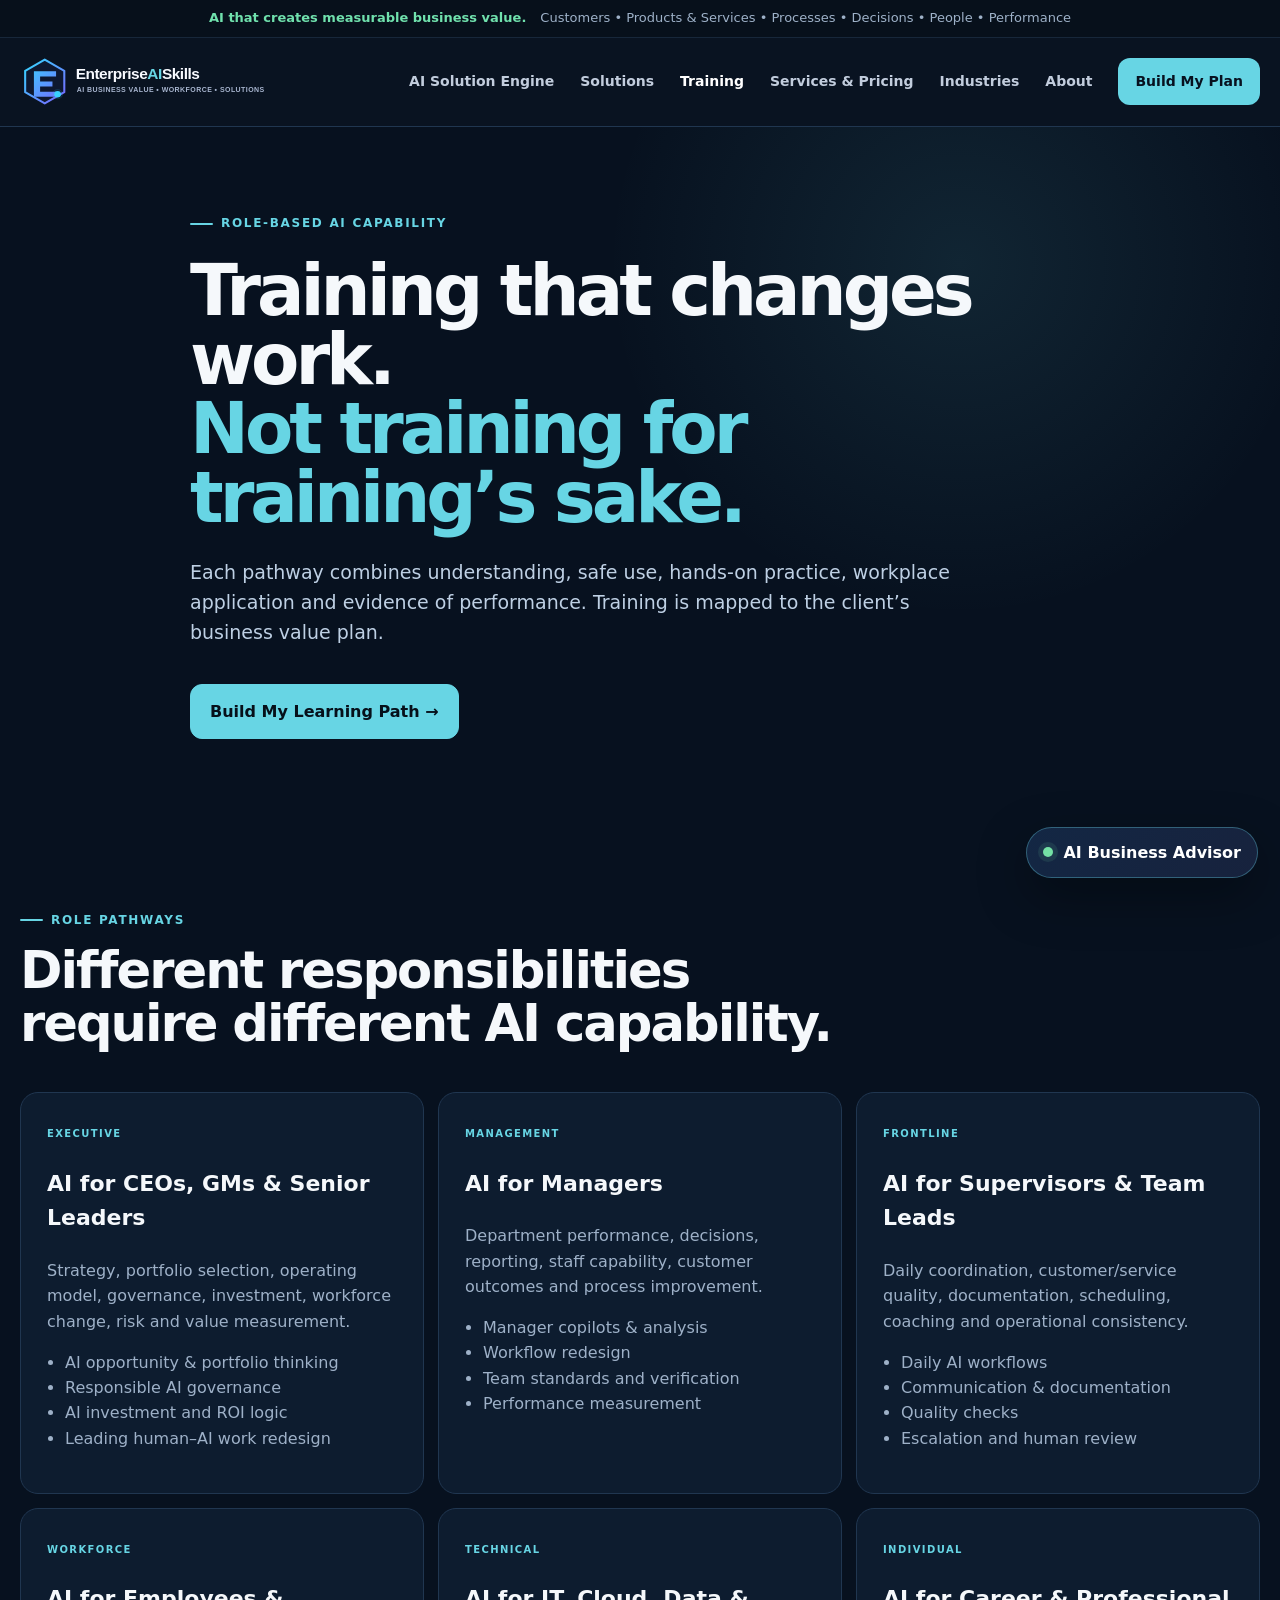
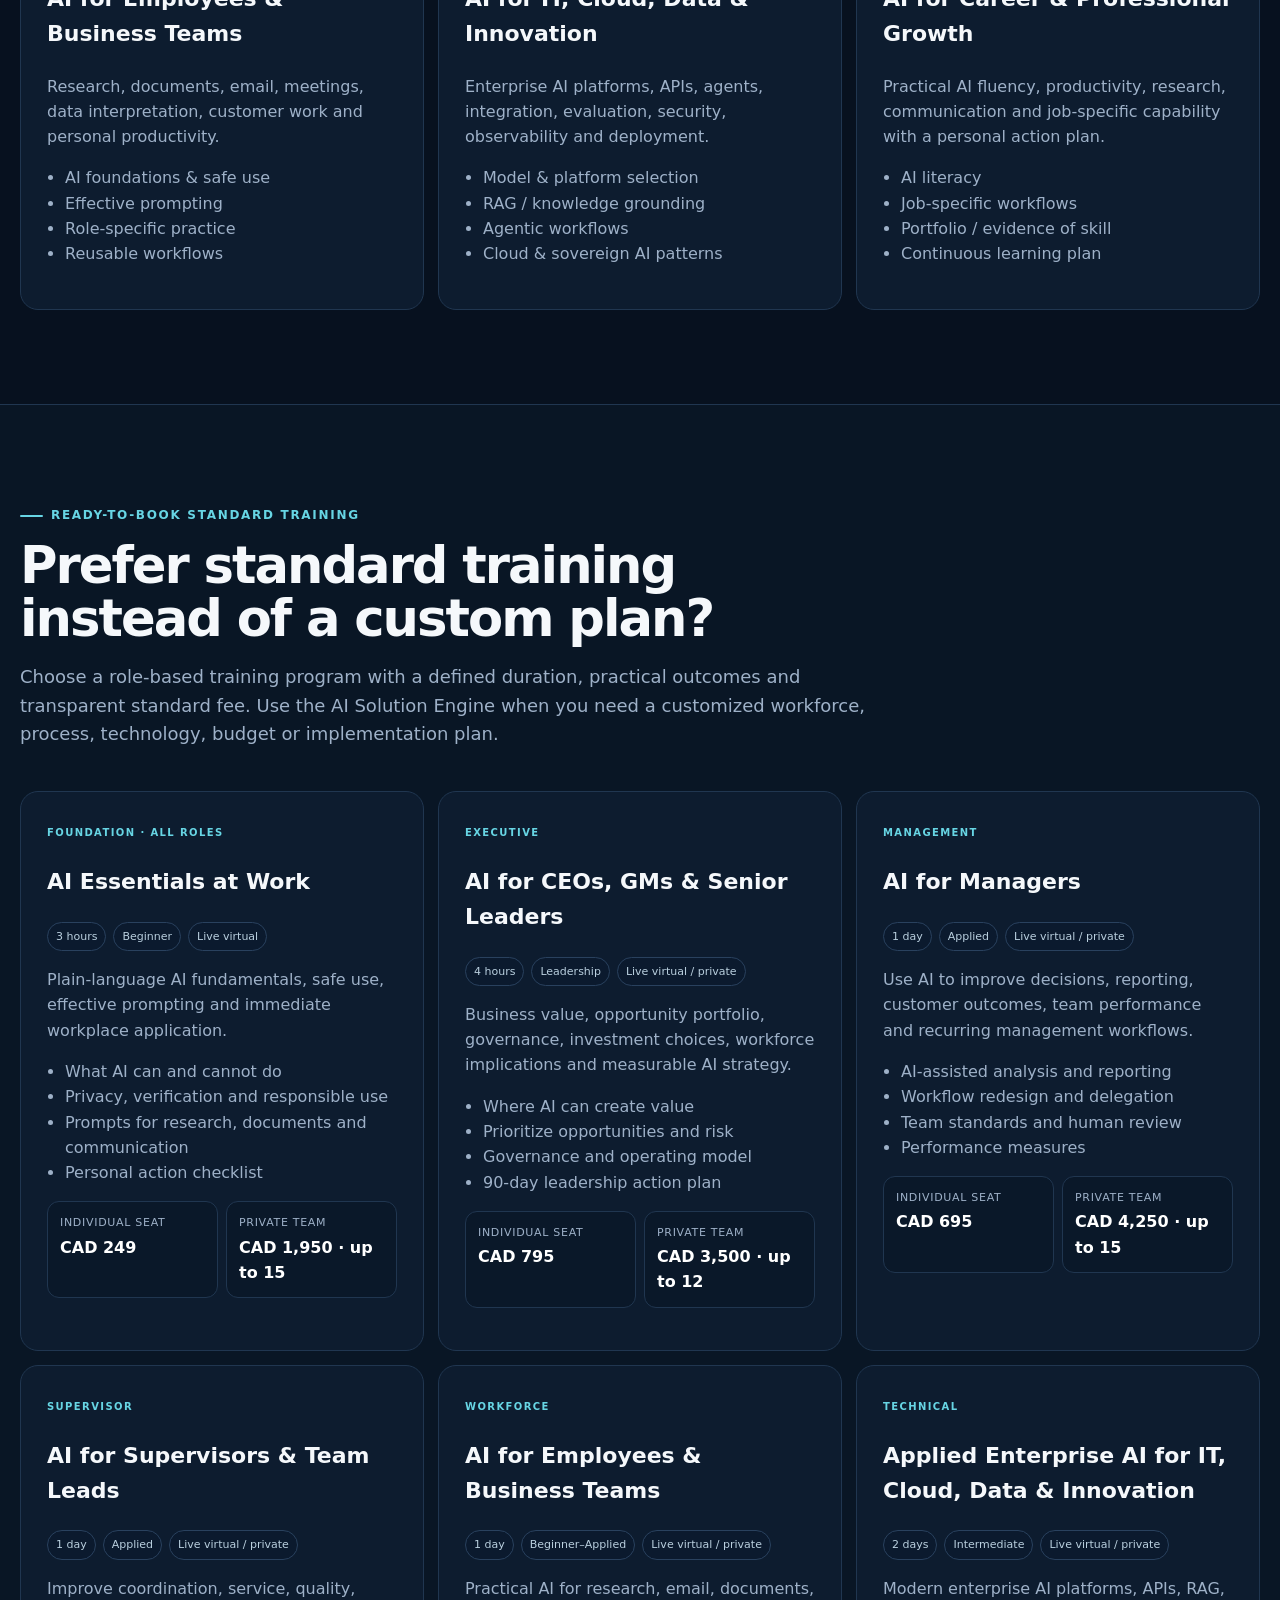
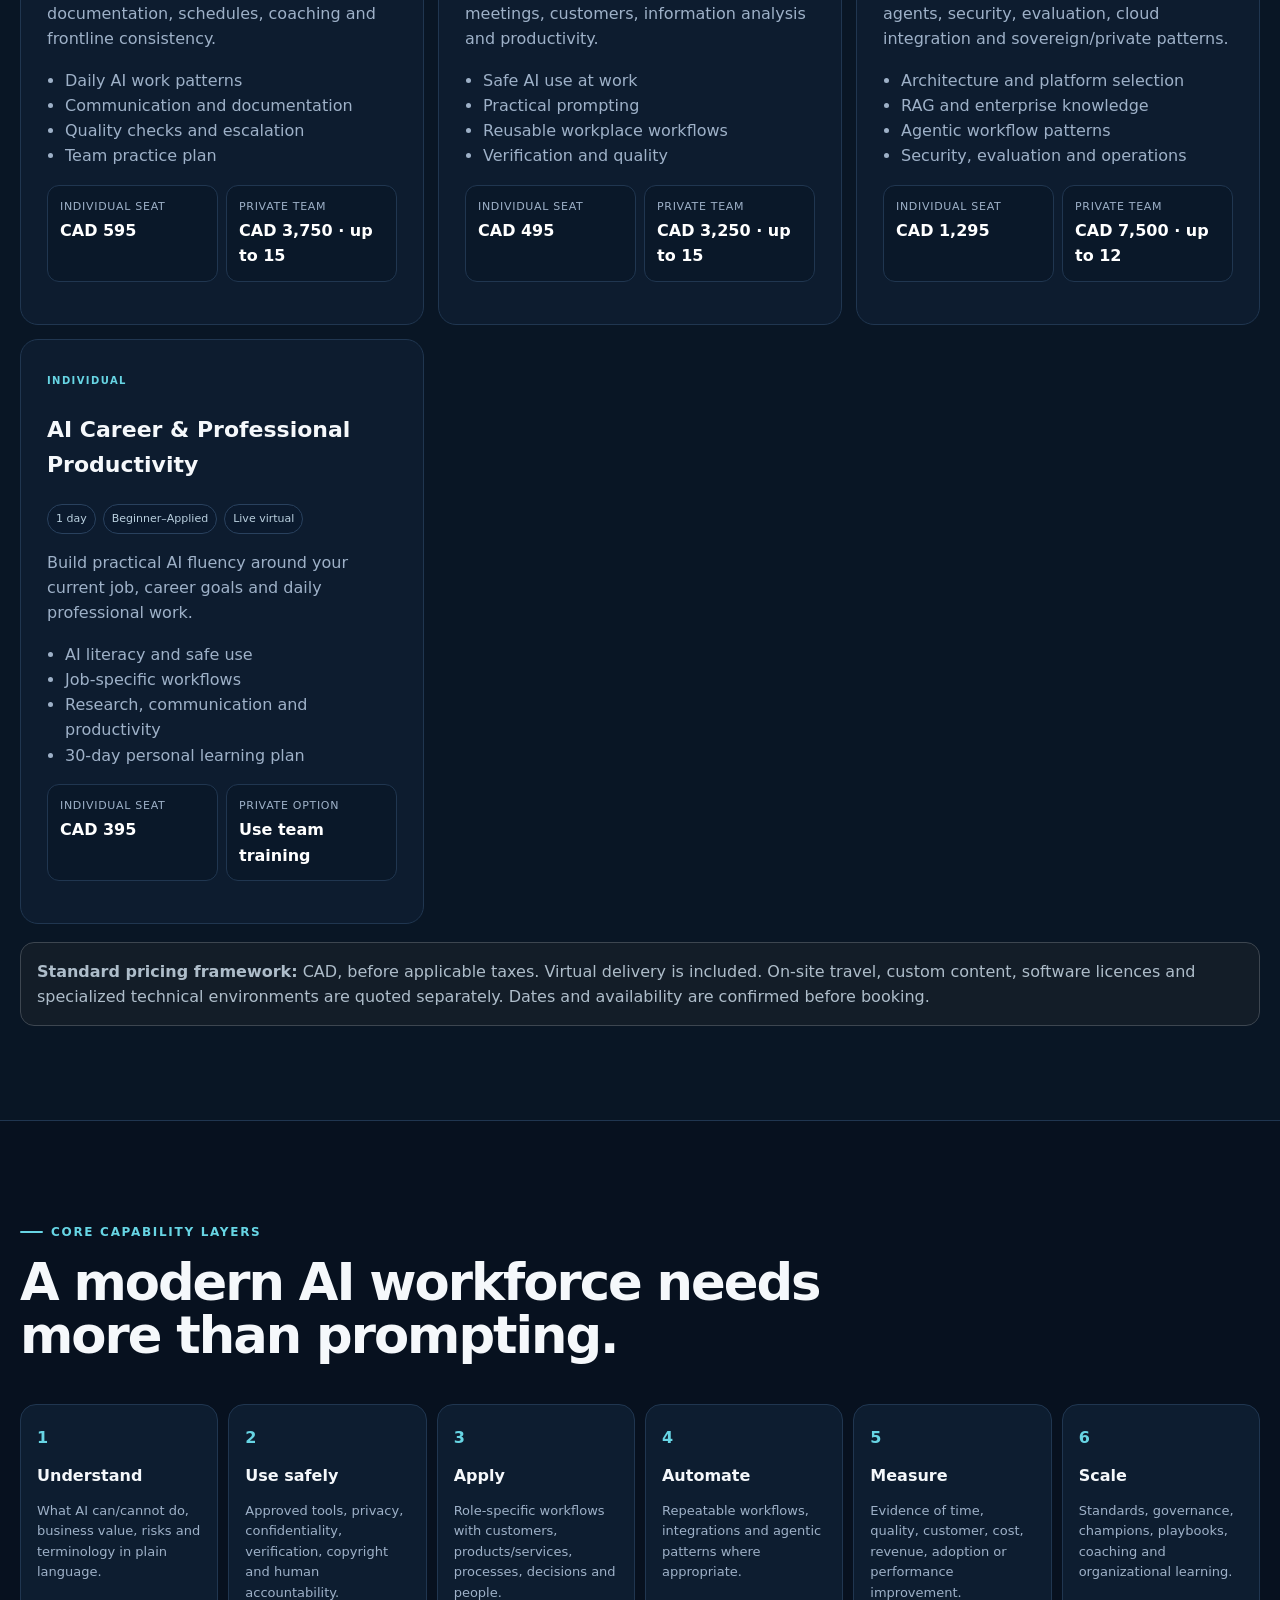
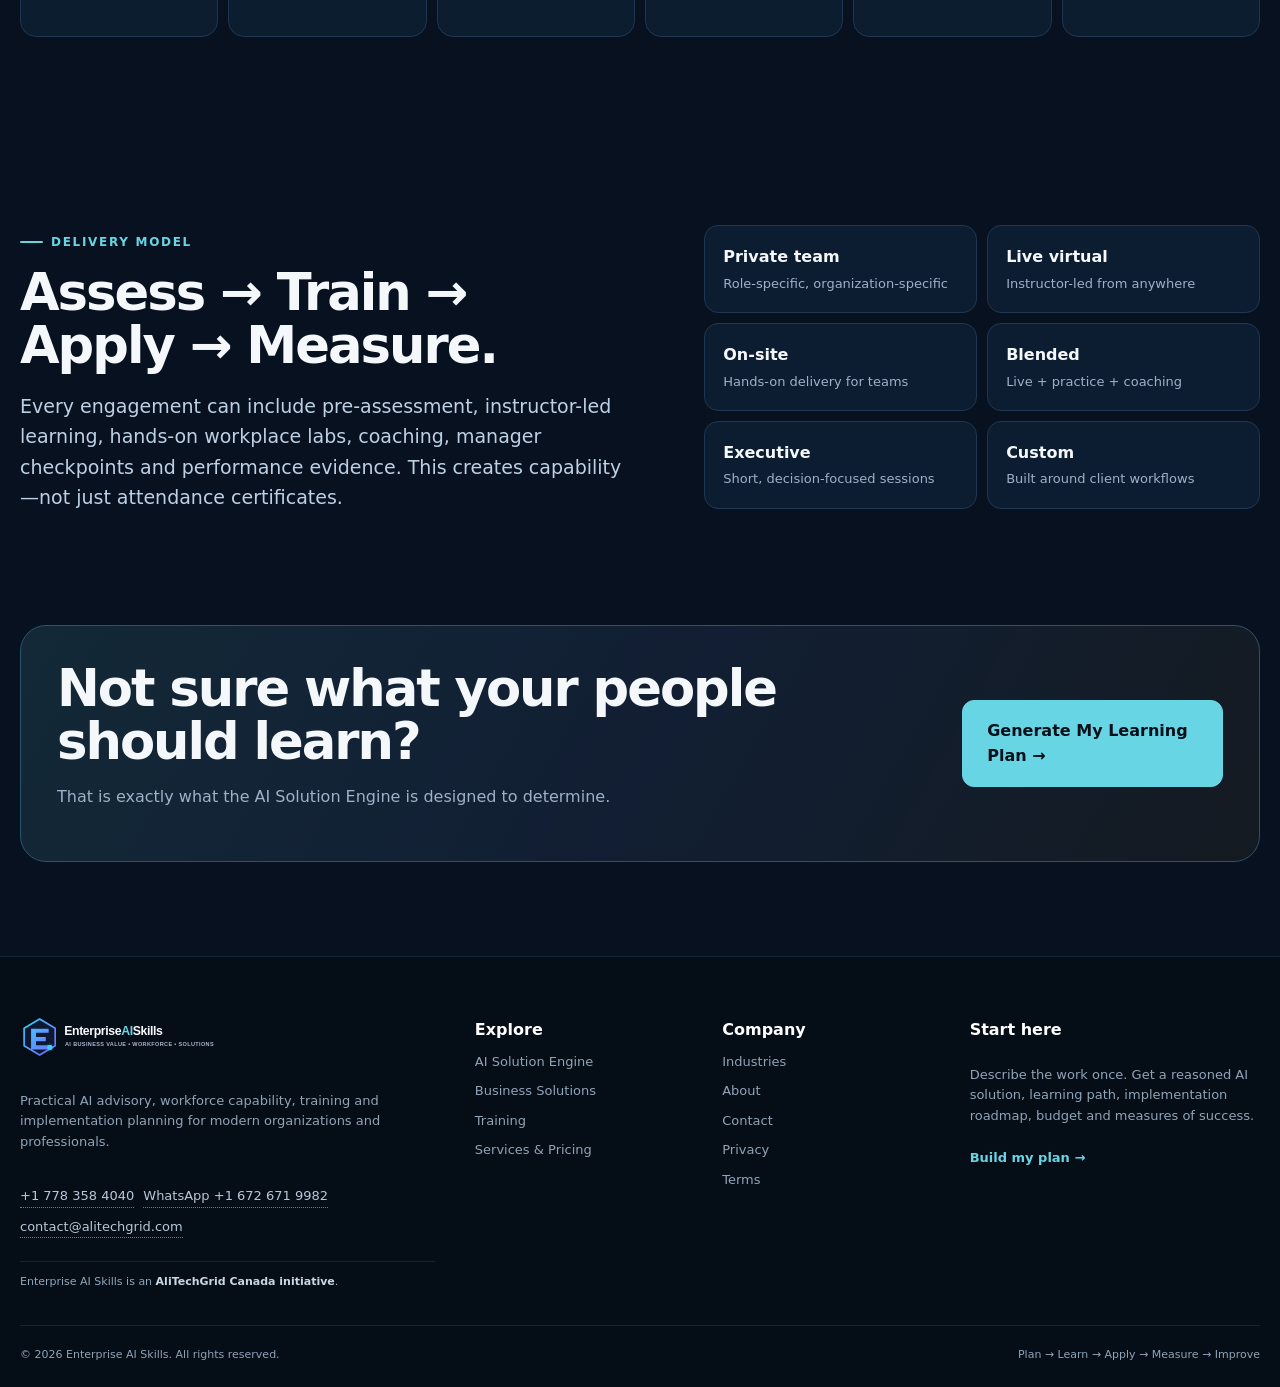
<file: training.html>
<!doctype html>
<html lang="en">
<head>
<!-- Google tag (gtag.js) -->
<script async src="https://www.googletagmanager.com/gtag/js?id=G-HL64FS24QB"></script>
<script>
  window.dataLayer = window.dataLayer || [];
  function gtag(){dataLayer.push(arguments);}
  gtag('js', new Date());
  gtag('config', 'G-HL64FS24QB');
</script>

<meta charset="utf-8">
<meta name="viewport" content="width=device-width,initial-scale=1">
<title>AI Training &amp; Workforce Capability | Enterprise AI Skills</title>
<meta name="description" content="Role-based AI training for executives, managers, supervisors, employees, technical teams and individuals.">
<meta name="theme-color" content="#07111f">
<meta name="robots" content="index,follow">
<link rel="canonical" href="https://enterpriseaiskills.com/training.html">
<style>

:root{--bg:#07111f;--bg2:#0a1728;--panel:#0e1e33;--panel2:#11243b;--line:#203650;--text:#f5f8fb;--muted:#9eb1c8;--cyan:#67d5e4;--cyan2:#2bbbd1;--blue:#84a8ff;--gold:#f4c653;--green:#70e1ad;--red:#ff8f92;--white:#fff;--ink:#0d2033;--paper:#f5f8fb;--shadow:0 22px 70px rgba(0,0,0,.28);--radius:22px;--max:1240px}
*{box-sizing:border-box}html{scroll-behavior:smooth}body{margin:0;background:var(--bg);color:var(--text);font-family:Inter,ui-sans-serif,system-ui,-apple-system,BlinkMacSystemFont,"Segoe UI",Arial,sans-serif;line-height:1.58}a{color:inherit;text-decoration:none}button,input,select,textarea{font:inherit}.container{width:min(var(--max),calc(100% - 40px));margin:auto}.narrow{max-width:900px}.skip-link{position:absolute;left:-9999px;top:8px;background:#fff;color:#000;padding:8px 12px;z-index:1000}.skip-link:focus{left:8px}.announcement{background:#07101b;border-bottom:1px solid #17273a;font-size:13px;color:var(--muted)}.announcement .container{display:flex;justify-content:center;gap:14px;padding:8px 0}.announcement strong{color:var(--green)}
.site-header{position:sticky;top:0;z-index:100;background:rgba(10,20,34,.94);backdrop-filter:blur(18px);border-bottom:1px solid var(--line)}.nav-wrap{height:88px;display:flex;align-items:center;gap:28px}.brand{display:flex;align-items:center;gap:12px;min-width:max-content}.brand-mark{width:44px;height:44px;border:1px solid #2c5163;border-radius:13px;display:grid;place-items:center;color:var(--cyan);background:linear-gradient(145deg,#10263a,#0b1b2d)}.brand-word{display:flex;flex-direction:column;line-height:1.05}.brand-word b{font-size:19px}.brand-word small{font-size:9px;letter-spacing:1.6px;color:var(--muted);margin-top:6px}.accent{color:var(--cyan)}.main-nav{margin-left:auto;display:flex;align-items:center;gap:26px;font-weight:700;font-size:14px;color:#c2cddd}.main-nav a:hover,.main-nav a[aria-current="page"]{color:#fff}.nav-cta{padding:12px 17px;border-radius:12px;background:var(--cyan);color:#07111f!important}.nav-toggle{display:none;margin-left:auto;background:transparent;border:1px solid var(--line);color:#fff;border-radius:10px;padding:8px 12px}
.eyebrow,.kicker,.step-kicker{display:inline-flex;align-items:center;gap:8px;font-size:12px;font-weight:800;letter-spacing:1.7px;text-transform:uppercase;color:var(--cyan)}.eyebrow:before{content:"";width:23px;height:2px;background:var(--cyan);border-radius:3px}.hero{padding:94px 0 82px;background:radial-gradient(circle at 78% 18%,rgba(43,187,209,.13),transparent 30%),linear-gradient(rgba(255,255,255,.018) 1px,transparent 1px),linear-gradient(90deg,rgba(255,255,255,.018) 1px,transparent 1px);background-size:auto,72px 72px,72px 72px}.hero-grid{display:grid;grid-template-columns:1.05fr .95fr;gap:74px;align-items:center}.hero h1,.page-hero h1,.advisor-hero h1{font-size:clamp(48px,6.1vw,82px);line-height:.98;letter-spacing:-4px;margin:24px 0 24px}.hero h1 span,.page-hero h1 span,.advisor-hero h1 span{color:var(--cyan)}.hero-lead,.page-hero p,.advisor-hero p,.lead{font-size:19px;color:#bed0e4;max-width:760px}.hero-actions{display:flex;flex-wrap:wrap;gap:12px;margin:30px 0 22px}.btn{border:1px solid var(--line);border-radius:12px;padding:14px 19px;font-weight:800;display:inline-flex;align-items:center;justify-content:center;cursor:pointer;background:#122238;color:#fff;transition:.2s}.btn:hover{transform:translateY(-1px);border-color:#3d5876}.btn.primary{background:var(--cyan);border-color:var(--cyan);color:#06101a}.btn.secondary{background:#101d31}.btn.ghost{background:transparent}.btn.large{padding:17px 24px}.hero-proof,.advisor-proof{display:flex;flex-wrap:wrap;gap:14px;color:var(--muted);font-size:13px}.hero-proof span,.advisor-proof span{padding:6px 0}
.hero-engine-card{background:linear-gradient(145deg,rgba(18,37,61,.96),rgba(9,22,39,.96));border:1px solid #28415f;border-radius:26px;box-shadow:var(--shadow);overflow:hidden}.engine-card-head{padding:18px 20px;border-bottom:1px solid var(--line);display:grid;grid-template-columns:auto 1fr auto;gap:10px;align-items:center}.engine-card-head small{color:var(--muted)}.live-dot{width:9px;height:9px;border-radius:50%;background:var(--green);box-shadow:0 0 14px var(--green)}.engine-flow{padding:18px;display:grid;gap:10px}.engine-flow>div{display:grid;grid-template-columns:42px 1fr;gap:4px 12px;padding:14px 16px;border:1px solid #213753;border-radius:14px;background:rgba(255,255,255,.02)}.engine-flow span{grid-row:1/3;color:var(--cyan);font-weight:900;align-self:center}.engine-flow small{color:var(--muted)}.engine-output{margin:0 18px 18px;padding:16px;border-radius:15px;background:linear-gradient(110deg,rgba(103,213,228,.11),rgba(132,168,255,.09));border:1px solid #2d4f65}.engine-output p{font-size:20px;margin:3px 0 10px}.mini-tags{display:flex;flex-wrap:wrap;gap:7px}.mini-tags span{padding:5px 8px;border-radius:99px;background:#0b1a2e;color:#b9c8d8;font-size:11px;border:1px solid #29415e}
.value-strip{border-top:1px solid var(--line);border-bottom:1px solid var(--line);background:#0a1726}.value-strip .container{padding:20px 0;display:flex;align-items:center;gap:18px}.value-strip span{font-size:11px;text-transform:uppercase;letter-spacing:1.4px;color:var(--muted)}.value-chips{display:flex;flex-wrap:wrap;gap:10px}.value-chips b{font-size:13px;padding:8px 12px;border:1px solid #274059;border-radius:99px;background:#0c1c30}
.section{padding:94px 0}.section.alt{background:#091625;border-top:1px solid var(--line);border-bottom:1px solid var(--line)}.section-head{max-width:850px;margin-bottom:42px}.section-head h2,.split-grid h2,.cta-card h2{font-size:clamp(34px,4vw,54px);letter-spacing:-2px;line-height:1.04;margin:14px 0 16px}.section-head p{color:var(--muted);font-size:18px}.process-grid,.feature-grid{display:grid;grid-template-columns:repeat(4,1fr);gap:14px}.process-grid article,.feature-grid article,.stack-grid article,.service-grid article,.industry-grid article{padding:24px;border:1px solid var(--line);border-radius:18px;background:linear-gradient(145deg,#0e1e33,#0b192b)}.process-grid span,.feature-grid i,.stack-grid span,.service-grid span{display:inline-grid;place-items:center;width:36px;height:36px;border:1px solid #2e5065;border-radius:10px;color:var(--cyan);font-style:normal;font-weight:900}.process-grid h3,.feature-grid h3,.stack-grid h3,.service-grid h3{font-size:20px;margin:18px 0 8px}.process-grid p,.feature-grid p,.stack-grid p,.service-grid p,.industry-grid p{color:var(--muted);margin:0}.split-grid{display:grid;grid-template-columns:1.05fr .95fr;gap:70px;align-items:start}.role-list{display:grid;gap:9px;margin-top:30px}.role-list a{padding:15px 16px;border:1px solid var(--line);border-radius:13px;display:flex;justify-content:space-between;gap:15px;background:#0d1b2e}.role-list span{color:var(--muted);font-size:13px}.insight-card,.principle-card,.manifesto-card{border:1px solid #28445d;border-radius:22px;background:linear-gradient(145deg,#11233a,#0a192b);padding:28px;box-shadow:var(--shadow)}.insight-card h3{font-size:28px;line-height:1.15}.arrow-line{color:var(--cyan);font-size:22px;margin:8px 0}.result-bar{border-top:1px solid var(--line);margin-top:18px;padding-top:18px;display:grid;gap:5px}.result-bar span{color:var(--muted);font-size:12px;text-transform:uppercase;letter-spacing:1px}.result-bar b{color:var(--green)}.feature-grid{grid-template-columns:repeat(4,1fr)}.modern-stack{background:radial-gradient(circle at 20% 20%,rgba(132,168,255,.08),transparent 30%)}.stack-grid{display:grid;grid-template-columns:repeat(5,1fr);gap:12px}.stack-grid article{padding:20px}.cta-section{padding-top:0}.cta-card{display:flex;justify-content:space-between;align-items:center;gap:30px;border:1px solid #2e526a;border-radius:26px;padding:36px;background:linear-gradient(120deg,rgba(103,213,228,.12),rgba(132,168,255,.09),rgba(244,198,83,.05))}.cta-card h2{margin-top:0}.cta-card p{color:var(--muted);max-width:740px}
.page-hero,.advisor-hero{padding:80px 0 70px;background:radial-gradient(circle at 75% 20%,rgba(103,213,228,.1),transparent 32%)}.page-hero h1,.advisor-hero h1{font-size:clamp(46px,5.5vw,72px)}.page-hero .btn{margin-top:18px}.solution-domain-grid,.industry-grid{display:grid;grid-template-columns:repeat(3,1fr);gap:14px}.solution-domain-grid article{padding:26px;border:1px solid var(--line);border-radius:18px;background:#0c1b2e}.solution-domain-grid span{color:var(--cyan);font-weight:900}.solution-domain-grid h3{font-size:22px}.solution-domain-grid p{color:var(--muted)}.solution-domain-grid small{display:block;color:#9bb0c8;margin-top:5px}.architecture-grid{display:grid;grid-template-columns:repeat(4,1fr);gap:14px}.architecture-grid article{border:1px solid var(--line);border-radius:18px;padding:24px;background:#0d1d31}.arch-level{font-size:11px;letter-spacing:1.3px;color:var(--cyan);font-weight:900}.architecture-grid p{color:var(--muted)}.architecture-grid small{color:#87a1bc}.principle-card ol{padding-left:20px}.principle-card li{margin:10px 0;color:#c2d0df}
.training-grid{display:grid;grid-template-columns:repeat(3,1fr);gap:14px}.training-grid article{padding:26px;border:1px solid var(--line);border-radius:18px;background:#0d1c2f}.path-badge,.price-label{font-size:10px;letter-spacing:1.4px;color:var(--cyan);font-weight:900}.training-grid h3{font-size:22px}.training-grid p,.training-grid li{color:var(--muted)}.training-grid ul{padding-left:18px}.layer-timeline{display:grid;grid-template-columns:repeat(6,1fr);gap:10px}.layer-timeline>div{padding:20px 16px;border:1px solid var(--line);border-radius:16px;background:#0d1d30}.layer-timeline span{color:var(--cyan);font-weight:900}.layer-timeline b{display:block;margin:12px 0 4px}.layer-timeline p{font-size:13px;color:var(--muted)}.delivery-card{display:grid;grid-template-columns:repeat(2,1fr);gap:10px}.delivery-card>div{padding:18px;border:1px solid var(--line);border-radius:14px;background:#0d1d31;display:grid;gap:4px}.delivery-card span{color:var(--muted);font-size:13px}
.service-grid{display:grid;grid-template-columns:repeat(4,1fr);gap:14px}.pricing-grid{display:grid;grid-template-columns:repeat(3,1fr);gap:16px}.pricing-grid article{border:1px solid var(--line);border-radius:22px;padding:28px;background:#0c1b2e}.pricing-grid article.featured{border-color:#4c8a98;box-shadow:0 0 0 1px rgba(103,213,228,.16),var(--shadow)}.pricing-grid h3{font-size:25px}.price{font-size:28px;font-weight:900;color:#fff;margin:12px 0}.pricing-grid p,.pricing-grid li{color:var(--muted)}.pricing-grid ul{padding-left:18px}.pricing-note{margin-top:18px;padding:16px;border:1px solid #3d4650;border-radius:14px;background:#131d28;color:#aebdca}.budget-components{display:grid;grid-template-columns:repeat(3,1fr);gap:12px}.budget-components>div{padding:18px;border:1px solid var(--line);border-radius:14px;background:#0c1b2e;display:grid;gap:5px}.budget-components span{color:var(--muted);font-size:13px}.principles{display:grid;gap:14px;margin-top:25px}.principles>div{padding-left:18px;border-left:2px solid var(--cyan)}.principles p{margin:4px 0;color:var(--muted)}.manifesto-card h3{font-size:31px;line-height:1.1}.prose h2{margin-top:34px}.prose p{color:#b5c6d8}
/* Advisor */
.advisor-hero-grid{display:grid;grid-template-columns:1.1fr .7fr;gap:70px;align-items:start}.advisor-outcome-card{padding:24px;border:1px solid #2d4c65;border-radius:22px;background:#0c1d31}.advisor-outcome-card h2{font-size:25px}.advisor-outcome-card ul{padding-left:18px;color:#c2d1df}.advisor-note{font-size:12px!important;color:#8399b2!important;border-top:1px solid var(--line);padding-top:14px}.advisor-shell-section{padding:42px 0 90px}.advisor-app{display:grid;grid-template-columns:320px 1fr;border:1px solid #27415c;border-radius:24px;overflow:hidden;background:#0a1829;box-shadow:var(--shadow)}.advisor-sidebar{padding:26px;background:#0b192b;border-right:1px solid var(--line)}.advisor-side-head h2{font-size:22px}.advisor-steps{list-style:none;margin:25px 0;padding:0;display:grid;gap:8px}.advisor-steps li{display:grid;grid-template-columns:34px 1fr;gap:12px;padding:12px;border-radius:13px;color:#839ab1}.advisor-steps li>span{width:32px;height:32px;border:1px solid #2c425b;border-radius:9px;display:grid;place-items:center;font-weight:900}.advisor-steps li b{display:block;color:#adc0d2;font-size:13px}.advisor-steps li small{font-size:11px}.advisor-steps li.active{background:#10243a;color:var(--cyan)}.advisor-steps li.active>span{border-color:#4e8894;color:var(--cyan)}.advisor-steps li.active b{color:#fff}.advisor-privacy{padding:14px;border:1px solid #354154;border-radius:13px;background:#111b28;font-size:12px;color:#90a3b5}.advisor-privacy p{margin:5px 0 0}.advisor-panel{padding:30px}.advisor-progress{display:flex;align-items:center;gap:16px;margin-bottom:30px}.advisor-progress-track{height:7px;background:#14283e;border-radius:99px;flex:1;overflow:hidden}.advisor-progress-track span{display:block;height:100%;width:16.666%;background:linear-gradient(90deg,var(--cyan),var(--blue));transition:.25s}.advisor-progress b{font-size:12px;color:var(--muted)}.advisor-step>h2{font-size:34px;margin:9px 0}.advisor-step>p{color:var(--muted)}.question-block{margin-top:28px}.question-block h3{font-size:16px;margin:0 0 12px}.question-block h3 small{font-weight:400;color:var(--muted)}.option-grid{display:grid;grid-template-columns:repeat(2,1fr);gap:10px}.option-grid.compact{grid-template-columns:repeat(3,1fr)}.advisor-option,.value-option{border:1px solid #273e59;background:#0e1d31;color:#fff;border-radius:14px;padding:15px;text-align:left;cursor:pointer;transition:.15s}.advisor-option:hover,.value-option:hover{border-color:#4a7383;transform:translateY(-1px)}.advisor-option.selected,.value-option.selected{border-color:var(--cyan);background:rgba(103,213,228,.09);box-shadow:0 0 0 1px rgba(103,213,228,.12)}.advisor-option b,.value-option b{display:block}.advisor-option small,.value-option small{display:block;margin-top:5px;color:var(--muted);font-size:12px}.value-priority-grid{display:grid;grid-template-columns:repeat(3,1fr);gap:10px}.value-option span{font-size:11px;color:var(--cyan);font-weight:900}.two-col{display:grid;grid-template-columns:1fr 1fr;gap:18px}.select-wrap select,textarea{width:100%;background:#0e1d31;color:#fff;border:1px solid #29415d;border-radius:12px;padding:14px;outline:none}.select-wrap select:focus,textarea:focus{border-color:var(--cyan)}textarea{resize:vertical}.char-count{text-align:right;font-size:11px;color:var(--muted)}.finish-box{margin-top:25px;padding:18px;border:1px solid #2d5761;border-radius:14px;background:rgba(103,213,228,.06)}.finish-box p{margin:5px 0;color:var(--muted)}.advisor-nav{display:grid;grid-template-columns:auto 1fr auto;align-items:center;gap:16px;margin-top:32px;padding-top:22px;border-top:1px solid var(--line)}.advisor-save{text-align:center;color:#7f94aa;font-size:11px}.save-dot{display:inline-block;width:7px;height:7px;border-radius:50%;background:var(--green);margin-right:5px}.advisor-error{min-height:22px;margin-top:8px;color:var(--red);font-size:12px}
/* Generated plan */
.plan-section{padding:50px 0 100px;background:#eef4f7;color:var(--ink)}.plan-toolbar{display:flex;justify-content:space-between;align-items:center;gap:20px;margin-bottom:20px}.plan-toolbar .eyebrow{color:#147d8e}.plan-toolbar .eyebrow:before{background:#147d8e}.plan-toolbar h2{margin:5px 0}.plan-actions{display:flex;flex-wrap:wrap;gap:8px}.plan-actions .btn{background:#fff;color:#153047;border-color:#c7d5df}.plan-actions .btn.primary{background:#0c7e91;color:#fff;border-color:#0c7e91}.generated-plan{background:#fff;border:1px solid #d3dee5;border-radius:24px;overflow:hidden;box-shadow:0 20px 50px rgba(28,52,73,.12)}.plan-cover{padding:38px;background:linear-gradient(135deg,#071a2c,#0d3450);color:#fff;display:grid;grid-template-columns:1.1fr .9fr;gap:30px}.plan-cover .eyebrow{color:#76e1eb}.plan-cover h1{font-size:42px;line-height:1.05;margin:16px 0}.plan-cover p{color:#c6d9e8;font-size:17px}.plan-meta{display:grid;grid-template-columns:repeat(2,1fr);gap:9px}.plan-meta div{border:1px solid rgba(255,255,255,.14);border-radius:12px;padding:12px;background:rgba(255,255,255,.04)}.plan-meta span{display:block;color:#89a5bb;font-size:10px;text-transform:uppercase;letter-spacing:1px}.plan-meta b{font-size:13px}.plan-body{padding:38px}.plan-section-block{padding:30px 0;border-bottom:1px solid #dce5ea}.plan-section-block:last-child{border-bottom:0}.plan-section-block h2{font-size:27px;margin:0 0 12px}.plan-section-block .lead{color:#4b6274;font-size:16px}.summary-banner{padding:18px;border-radius:15px;background:#eaf7f8;border:1px solid #b9e0e5;margin:18px 0}.summary-banner b{color:#0c6574}.plan-summary-grid,.opportunity-grid,.solution-options,.tech-grid,.kpi-grid,.budget-grid,.assumption-grid{display:grid;grid-template-columns:repeat(3,1fr);gap:12px}.plan-summary-card,.opportunity-card,.tech-card,.kpi-card,.budget-card,.assumption-card{border:1px solid #d6e1e7;border-radius:14px;padding:16px;background:#fbfdfe}.plan-summary-card span,.kpi-card span,.budget-card span,.assumption-card span{font-size:10px;text-transform:uppercase;letter-spacing:1px;color:#6f8493}.plan-summary-card b,.kpi-card b,.budget-card b,.assumption-card b{display:block;margin:4px 0;color:#102e43}.plan-summary-card small,.opportunity-card p,.tech-card p,.budget-card small,.assumption-card small{color:#5f7382}.opportunity-card.high{border-top:4px solid #17a7ba}.opp-rank{font-size:10px;color:#118092;font-weight:900;text-transform:uppercase}.opportunity-card h3{margin:7px 0}.diagnosis-list{display:grid;gap:9px}.diagnosis-list div{padding:13px 15px;border-left:3px solid #1f9fb1;background:#f4f8fa}.solution-option{border:1px solid #d3dfe6;border-radius:16px;padding:18px;background:#fbfdfe;position:relative}.solution-option.recommended{border:2px solid #15889a;background:#f0fbfc}.recommend-badge{position:absolute;top:12px;right:12px;font-size:9px;letter-spacing:1px;background:#147f90;color:#fff;border-radius:99px;padding:5px 8px}.solution-option h3{font-size:21px;margin:5px 0}.solution-option p{color:#5a6e7d}.solution-option ul{padding-left:18px;color:#536b7b}.option-facts{display:grid;grid-template-columns:repeat(2,1fr);gap:6px;margin-top:12px}.option-facts div{padding:8px;border-radius:9px;background:#eef4f6}.option-facts span{display:block;font-size:9px;text-transform:uppercase;color:#758995}.option-facts b{font-size:12px}.reason-box{margin-top:15px;padding:16px;border-radius:14px;background:#102e43;color:#fff}.reason-box p{color:#c8d8e3;margin:5px 0}.tech-card small{display:inline-block;margin-top:7px;padding:4px 7px;border-radius:99px;background:#edf5f7;color:#267385}.learning-path{display:grid;gap:8px}.learning-module{display:grid;grid-template-columns:45px 1fr auto;gap:14px;align-items:center;border:1px solid #d8e2e8;border-radius:13px;padding:14px}.module-num{width:38px;height:38px;border-radius:10px;background:#e6f7f8;display:grid;place-items:center;color:#0a7888;font-weight:900}.learning-module h3{margin:0;font-size:17px}.learning-module p{margin:3px 0;color:#607786;font-size:13px}.module-badge{font-size:10px;padding:5px 8px;background:#eef2f5;border-radius:99px;color:#587080}.roadmap{display:grid;grid-template-columns:repeat(4,1fr);gap:10px}.roadmap-phase{padding:16px;border:1px solid #d6e1e7;border-radius:14px;background:#fbfdfe}.roadmap-time{font-size:10px;color:#0c7c8e;font-weight:900;text-transform:uppercase}.roadmap-phase h3{font-size:18px}.roadmap-phase ul{padding-left:18px;color:#5a6e7d;font-size:13px}.budget-total{font-size:30px;font-weight:900;color:#0c6677}.guardrail-list{display:grid;grid-template-columns:repeat(2,1fr);gap:10px}.guardrail-list div{padding:14px;border:1px solid #d7e1e7;border-radius:12px;background:#fbfdfe}.next-actions{counter-reset:item;display:grid;gap:9px}.next-actions div{display:grid;grid-template-columns:34px 1fr;gap:12px;align-items:start}.next-actions div:before{counter-increment:item;content:counter(item);width:30px;height:30px;border-radius:9px;background:#e4f6f8;color:#0a7586;display:grid;place-items:center;font-weight:900}.plan-note{padding:14px;border:1px solid #ead79e;background:#fff9e7;border-radius:12px;color:#685926}.plan-pills{display:flex;flex-wrap:wrap;gap:7px}.plan-pill{padding:6px 9px;border-radius:99px;background:#e8f5f7;color:#176879;font-size:11px;font-weight:700}
.site-footer{padding:60px 0 24px;background:#050d17;border-top:1px solid #17273a;color:#90a4b8}.footer-grid{display:grid;grid-template-columns:2fr 1fr 1fr 1.4fr;gap:40px}.footer-grid>div{display:flex;flex-direction:column;gap:9px}.footer-grid b{color:#fff}.footer-grid a{font-size:13px}.footer-grid p{font-size:13px}.footer-brand{margin-bottom:8px}.text-link{color:var(--cyan)!important;font-weight:800}.footer-bottom{border-top:1px solid #152536;margin-top:34px;padding-top:20px;display:flex;justify-content:space-between;font-size:11px}
@media(max-width:1050px){.main-nav{gap:16px;font-size:12px}.hero-grid,.split-grid,.advisor-hero-grid{grid-template-columns:1fr}.stack-grid{grid-template-columns:repeat(3,1fr)}.process-grid,.feature-grid,.service-grid{grid-template-columns:repeat(2,1fr)}.solution-domain-grid,.training-grid,.industry-grid{grid-template-columns:repeat(2,1fr)}.architecture-grid{grid-template-columns:repeat(2,1fr)}.layer-timeline{grid-template-columns:repeat(3,1fr)}.advisor-app{grid-template-columns:250px 1fr}.option-grid.compact{grid-template-columns:repeat(2,1fr)}.value-priority-grid{grid-template-columns:repeat(2,1fr)}.plan-cover{grid-template-columns:1fr}.solution-options,.plan-summary-grid,.opportunity-grid,.tech-grid,.kpi-grid,.budget-grid,.assumption-grid{grid-template-columns:repeat(2,1fr)}.roadmap{grid-template-columns:repeat(2,1fr)}.footer-grid{grid-template-columns:repeat(2,1fr)}}
@media(max-width:800px){.announcement span{display:none}.nav-wrap{height:72px}.brand-word small{display:none}.main-nav{display:none;position:absolute;left:20px;right:20px;top:78px;padding:14px;background:#0b1b2d;border:1px solid var(--line);border-radius:16px;flex-direction:column;align-items:stretch;box-shadow:var(--shadow)}.main-nav.open{display:flex}.main-nav a{padding:10px}.nav-toggle{display:block}.hero,.page-hero,.advisor-hero{padding:60px 0}.hero h1,.page-hero h1,.advisor-hero h1{letter-spacing:-2.5px}.value-strip .container{align-items:flex-start;flex-direction:column}.process-grid,.feature-grid,.stack-grid,.solution-domain-grid,.architecture-grid,.training-grid,.service-grid,.industry-grid,.pricing-grid,.budget-components,.layer-timeline{grid-template-columns:1fr}.cta-card{align-items:flex-start;flex-direction:column}.advisor-app{display:block}.advisor-sidebar{border-right:0;border-bottom:1px solid var(--line)}.advisor-steps{grid-template-columns:repeat(3,1fr)}.advisor-steps li{grid-template-columns:32px}.advisor-steps li div{display:none}.option-grid,.option-grid.compact,.value-priority-grid,.two-col{grid-template-columns:1fr}.advisor-panel{padding:22px}.advisor-nav{grid-template-columns:1fr 1fr}.advisor-save{display:none}.plan-toolbar{align-items:flex-start;flex-direction:column}.plan-body,.plan-cover{padding:24px}.solution-options,.plan-summary-grid,.opportunity-grid,.tech-grid,.kpi-grid,.budget-grid,.assumption-grid,.roadmap,.guardrail-list{grid-template-columns:1fr}.learning-module{grid-template-columns:42px 1fr}.module-badge{grid-column:2}.footer-grid{grid-template-columns:1fr 1fr}}
@media(max-width:520px){.container{width:min(100% - 28px,var(--max))}.hero h1,.page-hero h1,.advisor-hero h1{font-size:44px}.hero-lead,.page-hero p,.advisor-hero p{font-size:16px}.hero-actions .btn{width:100%}.process-grid,.feature-grid{grid-template-columns:1fr}.role-list a{align-items:flex-start;flex-direction:column}.advisor-steps{grid-template-columns:repeat(2,1fr)}.plan-meta{grid-template-columns:1fr}.footer-grid{grid-template-columns:1fr}.footer-bottom{flex-direction:column;gap:6px}}
@media print{body{background:#fff!important}.announcement,.site-header,.site-footer,.plan-toolbar{display:none!important}.plan-section{padding:0;background:#fff}.generated-plan{border:0;box-shadow:none}.plan-cover{print-color-adjust:exact;-webkit-print-color-adjust:exact}.plan-section-block{break-inside:avoid}.solution-option,.roadmap-phase,.learning-module,.tech-card{break-inside:avoid}}

/* V3.2 additions */
.course-price-row{display:grid;grid-template-columns:1fr 1fr;gap:8px;margin:16px 0}
.course-price-row div{padding:12px;border:1px solid var(--line);border-radius:12px;background:#0a1829}
.course-price-row span{display:block;color:var(--muted);font-size:11px;text-transform:uppercase;letter-spacing:.7px}
.course-price-row b{display:block;margin-top:3px;font-size:16px;color:#fff}
.course-meta{display:flex;flex-wrap:wrap;gap:7px;margin:10px 0 14px}
.course-meta span{font-size:11px;padding:5px 8px;border:1px solid #29415e;border-radius:99px;color:#bad0df;background:#0b1a2e}
.course-card-actions{display:flex;flex-wrap:wrap;gap:8px;margin-top:16px}
.contact-channel-grid{display:grid;grid-template-columns:repeat(4,1fr);gap:12px}
.contact-channel{padding:22px;border:1px solid var(--line);border-radius:18px;background:#0d1d31}
.contact-channel span{display:block;color:var(--cyan);font-size:11px;font-weight:900;letter-spacing:1px;text-transform:uppercase}
.contact-channel b{display:block;font-size:19px;margin:8px 0}
.contact-channel small{color:var(--muted)}
.contact-channel a{color:#fff;text-decoration:underline;text-underline-offset:3px}
.estimate-box{border:1px solid #3e7180;border-radius:18px;padding:20px;background:linear-gradient(120deg,rgba(103,213,228,.10),rgba(132,168,255,.06));margin:16px 0}
.estimate-box h3{margin:0 0 8px}
.estimate-total{font-size:30px;font-weight:900;color:var(--cyan)}
.fixed-course-rec{display:grid;grid-template-columns:1.2fr .7fr .7fr;gap:10px;align-items:center;border:1px solid var(--line);border-radius:14px;padding:15px;margin:9px 0;background:#0d1d30}
.fixed-course-rec small{color:var(--muted)}
.footer-contact{display:flex;flex-wrap:wrap;gap:9px;margin-top:12px;color:#b7c8d8;font-size:12px}
.footer-contact a{border-bottom:1px dotted #668096}
@media(max-width:1000px){.contact-channel-grid{grid-template-columns:repeat(2,1fr)}}
@media(max-width:800px){.contact-channel-grid{grid-template-columns:1fr}.course-price-row{grid-template-columns:1fr}.fixed-course-rec{grid-template-columns:1fr}}



/* V3.3 endorsed-brand architecture */
.brand-endorsement{
  margin-top:14px;
  padding-top:12px;
  border-top:1px solid rgba(255,255,255,.08);
  color:#8fa8bc;
  font-size:11px;
  line-height:1.5;
}
.brand-endorsement b{color:#c7d8e6;font-weight:800}
.brand-relationship{
  border:1px solid rgba(103,213,228,.22);
  border-radius:18px;
  padding:24px;
  background:linear-gradient(135deg,rgba(103,213,228,.07),rgba(132,168,255,.04));
}
.brand-relationship .relationship-label{
  display:inline-block;
  margin-bottom:10px;
  color:var(--cyan);
  font-size:11px;
  font-weight:900;
  letter-spacing:1px;
  text-transform:uppercase;
}
.brand-relationship h3{margin:0 0 9px}
.brand-relationship p{margin:0;color:var(--muted)}
.brand-relationship strong{color:#fff}
.shared-channel-note{
  margin-top:16px;
  padding:14px 16px;
  border-left:3px solid var(--cyan);
  border-radius:8px;
  background:rgba(103,213,228,.06);
  color:#aac0d1;
  font-size:12px;
}



/* V4.7 repaired production branding */
.brand.brand-logo-link{display:flex;align-items:center;min-width:320px;line-height:1}
.brand-logo-img{display:block;width:340px;max-width:100%;height:auto}
.footer-brand-logo{display:block;width:270px;max-width:100%;height:auto;margin-bottom:12px}
@media(max-width:1180px){
  .brand.brand-logo-link{min-width:275px}.brand-logo-img{width:295px}.main-nav{gap:18px}
}
@media(max-width:900px){.brand.brand-logo-link{min-width:0}.brand-logo-img{width:270px}}
@media(max-width:520px){.brand-logo-img{width:235px}}


/* Enterprise AI Skills — AI Business Advisor */
.eais-chat-launcher{
  position:fixed;right:22px;bottom:22px;z-index:9998;display:flex;align-items:center;gap:10px;
  padding:12px 16px;border-radius:999px;border:1px solid rgba(103,213,228,.35);
  background:linear-gradient(135deg,#132744,#17223d);color:#fff;font-weight:850;
  box-shadow:0 18px 50px rgba(0,0,0,.35);cursor:pointer
}
.eais-chat-launcher:hover{transform:translateY(-1px);border-color:#67d5e4}
.eais-chat-dot{width:10px;height:10px;border-radius:50%;background:#74e0a5;box-shadow:0 0 0 5px rgba(116,224,165,.10)}
.eais-chat-panel{
  position:fixed;right:22px;bottom:82px;z-index:9999;width:min(390px,calc(100vw - 28px));
  height:min(620px,calc(100vh - 120px));display:none;flex-direction:column;overflow:hidden;
  border:1px solid #29425f;border-radius:22px;background:#0b1628;box-shadow:0 30px 80px rgba(0,0,0,.48)
}
.eais-chat-panel.open{display:flex}
.eais-chat-head{display:flex;align-items:center;justify-content:space-between;gap:14px;padding:16px 18px;background:linear-gradient(135deg,#122944,#17223d);border-bottom:1px solid #233a55}
.eais-chat-title{display:flex;align-items:center;gap:10px}.eais-chat-title b{display:block;font-size:15px}
.eais-chat-title small{display:block;color:#9ab1c5;margin-top:2px;font-size:11px}
.eais-chat-close{border:0;background:transparent;color:#b8c9d8;font-size:24px;cursor:pointer;padding:2px 6px}
.eais-chat-body{flex:1;overflow:auto;padding:16px}.eais-msg{display:flex;margin:0 0 12px}
.eais-msg.bot{justify-content:flex-start}.eais-msg.user{justify-content:flex-end}
.eais-bubble{max-width:88%;padding:11px 13px;border-radius:15px;font-size:13px;line-height:1.55}
.eais-msg.bot .eais-bubble{background:#13243b;border:1px solid #263e5a;color:#eef6fb;border-bottom-left-radius:5px}
.eais-msg.user .eais-bubble{background:#67d5e4;color:#06111f;border-bottom-right-radius:5px;font-weight:700}
.eais-quick{display:flex;flex-wrap:wrap;gap:7px;margin:6px 0 14px}
.eais-chip{border:1px solid #355474;background:#0f1f34;color:#d7e6f0;padding:8px 10px;border-radius:999px;font-size:11px;font-weight:800;cursor:pointer}
.eais-chip:hover{border-color:#67d5e4;color:#fff}
.eais-chat-input-wrap{padding:12px;border-top:1px solid #223852;background:#0a1423}
.eais-chat-input-row{display:flex;gap:8px}.eais-chat-input{flex:1;min-width:0;border:1px solid #2c4562;border-radius:13px;background:#101f33;color:#fff;padding:11px 12px;outline:none;font:inherit;font-size:13px}
.eais-chat-input:focus{border-color:#67d5e4}.eais-chat-send{border:0;border-radius:12px;background:#67d5e4;color:#06111f;padding:0 14px;font-weight:900;cursor:pointer}
.eais-chat-note{margin-top:8px;color:#738da3;font-size:10px;line-height:1.4}
.eais-chat-card{margin:8px 0;padding:12px;border:1px solid #28415e;border-radius:14px;background:#0f1f33}
.eais-chat-card b{display:block;color:#fff;margin-bottom:4px}.eais-chat-card small{display:block;color:#9bb1c3;line-height:1.45}
.eais-chat-card a{display:inline-block;margin-top:8px;color:#67d5e4;font-size:12px;font-weight:900}
@media(max-width:700px){.eais-chat-launcher{right:12px;bottom:12px}.eais-chat-panel{right:10px;bottom:72px;width:calc(100vw - 20px);height:calc(100vh - 92px);border-radius:18px}}
@media print{.eais-chat-launcher,.eais-chat-panel{display:none!important}}

</style>
<link rel="icon" type="image/svg+xml" href="assets/favicon.svg">
<meta property="og:title" content="AI Training &amp; Workforce Capability | Enterprise AI Skills">
<meta property="og:description" content="Role-based AI training for executives, managers, supervisors, employees, technical teams and individuals.">
<meta property="og:type" content="website">
<meta property="og:url" content="https://enterpriseaiskills.com/training.html">
<meta name="twitter:card" content="summary">
<script type="application/ld+json">
{
  "@context": "https://schema.org",
  "@type": "ItemList",
  "itemListElement": [
    {
      "@type": "ListItem",
      "position": 1,
      "item": {
        "@type": "Course",
        "name": "AI Essentials at Work",
        "provider": {
          "@type": "Organization",
          "name": "Enterprise AI Skills",
          "sameAs": "https://enterpriseaiskills.com/"
        },
        "offers": {
          "@type": "Offer",
          "price": "249",
          "priceCurrency": "CAD",
          "availability": "https://schema.org/InStock"
        }
      }
    },
    {
      "@type": "ListItem",
      "position": 2,
      "item": {
        "@type": "Course",
        "name": "AI for CEOs, GMs & Senior Leaders",
        "provider": {
          "@type": "Organization",
          "name": "Enterprise AI Skills",
          "sameAs": "https://enterpriseaiskills.com/"
        },
        "offers": {
          "@type": "Offer",
          "price": "795",
          "priceCurrency": "CAD",
          "availability": "https://schema.org/InStock"
        }
      }
    },
    {
      "@type": "ListItem",
      "position": 3,
      "item": {
        "@type": "Course",
        "name": "AI for Managers",
        "provider": {
          "@type": "Organization",
          "name": "Enterprise AI Skills",
          "sameAs": "https://enterpriseaiskills.com/"
        },
        "offers": {
          "@type": "Offer",
          "price": "695",
          "priceCurrency": "CAD",
          "availability": "https://schema.org/InStock"
        }
      }
    },
    {
      "@type": "ListItem",
      "position": 4,
      "item": {
        "@type": "Course",
        "name": "AI for Supervisors & Team Leads",
        "provider": {
          "@type": "Organization",
          "name": "Enterprise AI Skills",
          "sameAs": "https://enterpriseaiskills.com/"
        },
        "offers": {
          "@type": "Offer",
          "price": "595",
          "priceCurrency": "CAD",
          "availability": "https://schema.org/InStock"
        }
      }
    },
    {
      "@type": "ListItem",
      "position": 5,
      "item": {
        "@type": "Course",
        "name": "AI for Employees & Business Teams",
        "provider": {
          "@type": "Organization",
          "name": "Enterprise AI Skills",
          "sameAs": "https://enterpriseaiskills.com/"
        },
        "offers": {
          "@type": "Offer",
          "price": "495",
          "priceCurrency": "CAD",
          "availability": "https://schema.org/InStock"
        }
      }
    },
    {
      "@type": "ListItem",
      "position": 6,
      "item": {
        "@type": "Course",
        "name": "Applied Enterprise AI for IT, Cloud, Data & Innovation",
        "provider": {
          "@type": "Organization",
          "name": "Enterprise AI Skills",
          "sameAs": "https://enterpriseaiskills.com/"
        },
        "offers": {
          "@type": "Offer",
          "price": "1295",
          "priceCurrency": "CAD",
          "availability": "https://schema.org/InStock"
        }
      }
    },
    {
      "@type": "ListItem",
      "position": 7,
      "item": {
        "@type": "Course",
        "name": "AI Career & Professional Productivity",
        "provider": {
          "@type": "Organization",
          "name": "Enterprise AI Skills",
          "sameAs": "https://enterpriseaiskills.com/"
        },
        "offers": {
          "@type": "Offer",
          "price": "395",
          "priceCurrency": "CAD",
          "availability": "https://schema.org/InStock"
        }
      }
    }
  ]
}
</script>
<link rel="manifest" href="site.webmanifest">
</head>
<body>
<a class="skip-link" href="#main">Skip to content</a>
<div class="announcement"><div class="container"><strong>AI that creates measurable business value.</strong><span>Customers • Products & Services • Processes • Decisions • People • Performance</span></div></div>
<header class="site-header"><div class="container nav-wrap">
<a class="brand brand-logo-link" href="index.html" aria-label="Enterprise AI Skills home"><img class="brand-logo-img" src="assets/logo.svg" alt="EnterpriseAISkills — AI Business Value, Workforce, Solutions"></a>
<button class="nav-toggle" aria-label="Open navigation" aria-expanded="false">☰</button>
<nav class="main-nav" aria-label="Main navigation">
<a href="advisor.html">AI Solution Engine</a>
<a href="solutions.html">Solutions</a>
<a href="training.html" aria-current="page">Training</a>
<a href="services.html">Services & Pricing</a>
<a href="industries.html">Industries</a>
<a href="about.html">About</a>
<a class="nav-cta" href="advisor.html">Build My Plan</a>
</nav>
</div></header>
<main id="main">
<section class="page-hero"><div class="container narrow"><span class="eyebrow">ROLE-BASED AI CAPABILITY</span><h1>Training that changes work.<br><span>Not training for training’s sake.</span></h1><p>Each pathway combines understanding, safe use, hands-on practice, workplace application and evidence of performance. Training is mapped to the client’s business value plan.</p><a class="btn primary" href="advisor.html">Build My Learning Path →</a></div></section>
<section class="section"><div class="container"><div class="section-head"><span class="eyebrow">ROLE PATHWAYS</span><h2>Different responsibilities require different AI capability.</h2></div><div class="training-grid"><article><span class="path-badge">EXECUTIVE</span><h3>AI for CEOs, GMs & Senior Leaders</h3><p>Strategy, portfolio selection, operating model, governance, investment, workforce change, risk and value measurement.</p><ul><li>AI opportunity & portfolio thinking</li><li>Responsible AI governance</li><li>AI investment and ROI logic</li><li>Leading human–AI work redesign</li></ul></article><article><span class="path-badge">MANAGEMENT</span><h3>AI for Managers</h3><p>Department performance, decisions, reporting, staff capability, customer outcomes and process improvement.</p><ul><li>Manager copilots & analysis</li><li>Workflow redesign</li><li>Team standards and verification</li><li>Performance measurement</li></ul></article><article><span class="path-badge">FRONTLINE</span><h3>AI for Supervisors & Team Leads</h3><p>Daily coordination, customer/service quality, documentation, scheduling, coaching and operational consistency.</p><ul><li>Daily AI workflows</li><li>Communication & documentation</li><li>Quality checks</li><li>Escalation and human review</li></ul></article><article><span class="path-badge">WORKFORCE</span><h3>AI for Employees & Business Teams</h3><p>Research, documents, email, meetings, data interpretation, customer work and personal productivity.</p><ul><li>AI foundations & safe use</li><li>Effective prompting</li><li>Role-specific practice</li><li>Reusable workflows</li></ul></article><article><span class="path-badge">TECHNICAL</span><h3>AI for IT, Cloud, Data & Innovation</h3><p>Enterprise AI platforms, APIs, agents, integration, evaluation, security, observability and deployment.</p><ul><li>Model & platform selection</li><li>RAG / knowledge grounding</li><li>Agentic workflows</li><li>Cloud & sovereign AI patterns</li></ul></article><article><span class="path-badge">INDIVIDUAL</span><h3>AI for Career & Professional Growth</h3><p>Practical AI fluency, productivity, research, communication and job-specific capability with a personal action plan.</p><ul><li>AI literacy</li><li>Job-specific workflows</li><li>Portfolio / evidence of skill</li><li>Continuous learning plan</li></ul></article></div></div></section>

<section class="section alt" id="fixed-courses"><div class="container">
<div class="section-head"><span class="eyebrow">READY-TO-BOOK STANDARD TRAINING</span>
<h2>Prefer standard training instead of a custom plan?</h2>
<p>Choose a role-based training program with a defined duration, practical outcomes and transparent standard fee. Use the AI Solution Engine when you need a customized workforce, process, technology, budget or implementation plan.</p></div>
<div class="training-grid">
<article><span class="path-badge">FOUNDATION · ALL ROLES</span><h3>AI Essentials at Work</h3><div class="course-meta"><span>3 hours</span><span>Beginner</span><span>Live virtual</span></div><p>Plain-language AI fundamentals, safe use, effective prompting and immediate workplace application.</p><ul><li>What AI can and cannot do</li><li>Privacy, verification and responsible use</li><li>Prompts for research, documents and communication</li><li>Personal action checklist</li></ul><div class="course-price-row"><div><span>Individual seat</span><b>CAD 249</b></div><div><span>Private team</span><b>CAD 1,950 · up to 15</b></div></div></article>

<article><span class="path-badge">EXECUTIVE</span><h3>AI for CEOs, GMs & Senior Leaders</h3><div class="course-meta"><span>4 hours</span><span>Leadership</span><span>Live virtual / private</span></div><p>Business value, opportunity portfolio, governance, investment choices, workforce implications and measurable AI strategy.</p><ul><li>Where AI can create value</li><li>Prioritize opportunities and risk</li><li>Governance and operating model</li><li>90-day leadership action plan</li></ul><div class="course-price-row"><div><span>Individual seat</span><b>CAD 795</b></div><div><span>Private team</span><b>CAD 3,500 · up to 12</b></div></div></article>

<article><span class="path-badge">MANAGEMENT</span><h3>AI for Managers</h3><div class="course-meta"><span>1 day</span><span>Applied</span><span>Live virtual / private</span></div><p>Use AI to improve decisions, reporting, customer outcomes, team performance and recurring management workflows.</p><ul><li>AI-assisted analysis and reporting</li><li>Workflow redesign and delegation</li><li>Team standards and human review</li><li>Performance measures</li></ul><div class="course-price-row"><div><span>Individual seat</span><b>CAD 695</b></div><div><span>Private team</span><b>CAD 4,250 · up to 15</b></div></div></article>

<article><span class="path-badge">SUPERVISOR</span><h3>AI for Supervisors & Team Leads</h3><div class="course-meta"><span>1 day</span><span>Applied</span><span>Live virtual / private</span></div><p>Improve coordination, service, quality, documentation, schedules, coaching and frontline consistency.</p><ul><li>Daily AI work patterns</li><li>Communication and documentation</li><li>Quality checks and escalation</li><li>Team practice plan</li></ul><div class="course-price-row"><div><span>Individual seat</span><b>CAD 595</b></div><div><span>Private team</span><b>CAD 3,750 · up to 15</b></div></div></article>

<article><span class="path-badge">WORKFORCE</span><h3>AI for Employees & Business Teams</h3><div class="course-meta"><span>1 day</span><span>Beginner–Applied</span><span>Live virtual / private</span></div><p>Practical AI for research, email, documents, meetings, customers, information analysis and productivity.</p><ul><li>Safe AI use at work</li><li>Practical prompting</li><li>Reusable workplace workflows</li><li>Verification and quality</li></ul><div class="course-price-row"><div><span>Individual seat</span><b>CAD 495</b></div><div><span>Private team</span><b>CAD 3,250 · up to 15</b></div></div></article>

<article><span class="path-badge">TECHNICAL</span><h3>Applied Enterprise AI for IT, Cloud, Data & Innovation</h3><div class="course-meta"><span>2 days</span><span>Intermediate</span><span>Live virtual / private</span></div><p>Modern enterprise AI platforms, APIs, RAG, agents, security, evaluation, cloud integration and sovereign/private patterns.</p><ul><li>Architecture and platform selection</li><li>RAG and enterprise knowledge</li><li>Agentic workflow patterns</li><li>Security, evaluation and operations</li></ul><div class="course-price-row"><div><span>Individual seat</span><b>CAD 1,295</b></div><div><span>Private team</span><b>CAD 7,500 · up to 12</b></div></div></article>

<article><span class="path-badge">INDIVIDUAL</span><h3>AI Career & Professional Productivity</h3><div class="course-meta"><span>1 day</span><span>Beginner–Applied</span><span>Live virtual</span></div><p>Build practical AI fluency around your current job, career goals and daily professional work.</p><ul><li>AI literacy and safe use</li><li>Job-specific workflows</li><li>Research, communication and productivity</li><li>30-day personal learning plan</li></ul><div class="course-price-row"><div><span>Individual seat</span><b>CAD 395</b></div><div><span>Private option</span><b>Use team training</b></div></div></article>
</div>
<div class="pricing-note"><b>Standard pricing framework:</b> CAD, before applicable taxes. Virtual delivery is included. On-site travel, custom content, software licences and specialized technical environments are quoted separately. Dates and availability are confirmed before booking.</div>
</div></section>

<section class="section"><div class="container"><div class="section-head"><span class="eyebrow">CORE CAPABILITY LAYERS</span><h2>A modern AI workforce needs more than prompting.</h2></div><div class="layer-timeline"><div><span>1</span><b>Understand</b><p>What AI can/cannot do, business value, risks and terminology in plain language.</p></div><div><span>2</span><b>Use safely</b><p>Approved tools, privacy, confidentiality, verification, copyright and human accountability.</p></div><div><span>3</span><b>Apply</b><p>Role-specific workflows with customers, products/services, processes, decisions and people.</p></div><div><span>4</span><b>Automate</b><p>Repeatable workflows, integrations and agentic patterns where appropriate.</p></div><div><span>5</span><b>Measure</b><p>Evidence of time, quality, customer, cost, revenue, adoption or performance improvement.</p></div><div><span>6</span><b>Scale</b><p>Standards, governance, champions, playbooks, coaching and organizational learning.</p></div></div></div></section>
<section class="section"><div class="container split-grid"><div><span class="eyebrow">DELIVERY MODEL</span><h2>Assess → Train → Apply → Measure.</h2><p class="lead">Every engagement can include pre-assessment, instructor-led learning, hands-on workplace labs, coaching, manager checkpoints and performance evidence. This creates capability—not just attendance certificates.</p></div><div class="delivery-card"><div><b>Private team</b><span>Role-specific, organization-specific</span></div><div><b>Live virtual</b><span>Instructor-led from anywhere</span></div><div><b>On-site</b><span>Hands-on delivery for teams</span></div><div><b>Blended</b><span>Live + practice + coaching</span></div><div><b>Executive</b><span>Short, decision-focused sessions</span></div><div><b>Custom</b><span>Built around client workflows</span></div></div></div></section>
<section class="section cta-section"><div class="container cta-card"><div><h2>Not sure what your people should learn?</h2><p>That is exactly what the AI Solution Engine is designed to determine.</p></div><a class="btn primary large" href="advisor.html">Generate My Learning Plan →</a></div></section>
</main>
<footer class="site-footer"><div class="container footer-grid"><div><a class="footer-brand-link" href="index.html" aria-label="Enterprise AI Skills home"><img class="footer-brand-logo" src="assets/logo.svg" alt="EnterpriseAISkills — AI Business Value, Workforce, Solutions"></a><p>Practical AI advisory, workforce capability, training and implementation planning for modern organizations and professionals.</p><div class="footer-contact"><a href="tel:+17783584040">+1 778 358 4040</a><a href="https://wa.me/16726719982">WhatsApp +1 672 671 9982</a><a href="mailto:contact@alitechgrid.com">contact@alitechgrid.com</a></div><div class="brand-endorsement">Enterprise AI Skills is an <b>AliTechGrid Canada initiative</b>.</div></div><div><b>Explore</b><a href="advisor.html">AI Solution Engine</a><a href="solutions.html">Business Solutions</a><a href="training.html">Training</a><a href="services.html">Services & Pricing</a></div><div><b>Company</b><a href="industries.html">Industries</a><a href="about.html">About</a><a href="contact.html">Contact</a><a href="privacy.html">Privacy</a><a href="terms.html">Terms</a></div><div><b>Start here</b><p>Describe the work once. Get a reasoned AI solution, learning path, implementation roadmap, budget and measures of success.</p><a class="text-link" href="advisor.html">Build my plan →</a></div></div><div class="container footer-bottom"><span>© 2026 Enterprise AI Skills. All rights reserved.</span><span>Plan → Learn → Apply → Measure → Improve</span></div></footer>
<script>

(()=>{const toggle=document.querySelector('.nav-toggle');const nav=document.querySelector('.main-nav');if(toggle&&nav){toggle.addEventListener('click',()=>{const open=nav.classList.toggle('open');toggle.setAttribute('aria-expanded',String(open));toggle.textContent=open?'×':'☰'});}document.querySelectorAll('a[href^="#"]').forEach(a=>a.addEventListener('click',e=>{const id=a.getAttribute('href');if(id.length>1){const el=document.querySelector(id);if(el){e.preventDefault();el.scrollIntoView({behavior:'smooth'});}}}));})();

</script>

<button class="eais-chat-launcher" id="eaisChatLauncher" aria-haspopup="dialog" aria-controls="eaisChatPanel" aria-expanded="false">
<span class="eais-chat-dot" aria-hidden="true"></span><span>AI Business Advisor</span>
</button>
<section class="eais-chat-panel" id="eaisChatPanel" role="dialog" aria-modal="false" aria-label="Enterprise AI Skills AI Business Advisor">
<div class="eais-chat-head">
  <div class="eais-chat-title"><span class="eais-chat-dot" aria-hidden="true"></span><div><b>AI Business Advisor</b><small>Training • Solutions • Budget • Next steps</small></div></div>
  <button class="eais-chat-close" id="eaisChatClose" aria-label="Close chat">×</button>
</div>
<div class="eais-chat-body" id="eaisChatBody"></div>
<div class="eais-chat-input-wrap">
  <div class="eais-chat-input-row"><input class="eais-chat-input" id="eaisChatInput" type="text" maxlength="500" placeholder="Describe your work or problem..." aria-label="Message the AI Business Advisor"><button class="eais-chat-send" id="eaisChatSend">Send</button></div>
  <div class="eais-chat-note">Do not enter confidential, personal, regulated, proprietary or security-sensitive information.</div>
</div>
</section>

<script>

(function(){
const $=s=>document.querySelector(s),launcher=$('#eaisChatLauncher'),panel=$('#eaisChatPanel'),closeBtn=$('#eaisChatClose'),body=$('#eaisChatBody'),input=$('#eaisChatInput'),send=$('#eaisChatSend');
if(!launcher||!panel||!body)return;
let started=false;
const esc=s=>String(s||'').replace(/[&<>"']/g,m=>({'&':'&amp;','<':'&lt;','>':'&gt;','"':'&quot;',"'":'&#39;'}[m]));
function scrollBottom(){body.scrollTop=body.scrollHeight}
function bot(text,html=false){const r=document.createElement('div');r.className='eais-msg bot';const b=document.createElement('div');b.className='eais-bubble';html?b.innerHTML=text:b.textContent=text;r.appendChild(b);body.appendChild(r);scrollBottom()}
function user(text){const r=document.createElement('div');r.className='eais-msg user';const b=document.createElement('div');b.className='eais-bubble';b.textContent=text;r.appendChild(b);body.appendChild(r);scrollBottom()}
function card(title,desc,href,label){bot(`<div class="eais-chat-card"><b>${esc(title)}</b><small>${esc(desc)}</small><a href="${href}">${esc(label||'Open →')}</a></div>`,true)}
function chips(items){const w=document.createElement('div');w.className='eais-quick';items.forEach(([label,value])=>{const b=document.createElement('button');b.className='eais-chip';b.textContent=label;b.addEventListener('click',()=>handle(value||label,label));w.appendChild(b)});body.appendChild(w);scrollBottom()}
function classify(t){t=t.toLowerCase();
 if(/price|pricing|cost|budget|estimate|quote|quotation|how much/.test(t))return'estimate';
 if(/team|staff|employee|workforce|department|group|supervisor/.test(t)&&/train|learn|skill|program/.test(t))return'teamtraining';
 if(/myself|individual|career|job|personal/.test(t)||(/train|learn|program/.test(t)&&!/team|staff|employee|workforce|department|group/.test(t)))return'individual';
 if(/customer|client|service|sales|response|experience/.test(t))return'customers';
 if(/product|service offering|innovation|new service|new product/.test(t))return'products';
 if(/process|workflow|manual|repetitive|automation|delay|slow|approval/.test(t))return'process';
 if(/decision|analysis|report|insight|forecast|planning/.test(t))return'decisions';
 if(/people|manager|boss|colleague|team member|direct report|communication|meeting|hr/.test(t))return'people';
 if(/performance|productivity|quality|cost|revenue|growth|kpi/.test(t))return'performance';
 if(/problem|solution|implement|implementation|strategy|advis/.test(t))return'solution';
 if(/contact|phone|whatsapp|email|talk|speak/.test(t))return'contact';
 return'general'}
function welcome(){if(started)return;started=true;bot("Welcome. You do not need to know AI terminology. Tell me what you want to improve, and I’ll guide you to the fastest useful next step.");chips([["Improve customers","customers"],["Improve a process","process"],["Train myself","individual training"],["Train my team","team training"],["Get budget & schedule","estimate"],["Solve a business problem","solution"]])}
function handle(value,shown){const text=(value||'').trim();if(!text)return;user(shown||text);input.value='';const intent=classify(text);
 if(intent==='estimate'){bot("For a useful estimate, the site should first understand your role, organization size, priority, urgency and whether you need training only or implementation support.");card("Generate an Estimate Plan","Receive a recommended option, estimated investment range, schedule and assumptions.","advisor.html","Generate estimate →");return}
 if(intent==='teamtraining'){bot("For teams, choose standard role-based training when the need is clear, or generate a customized team plan when workflows, governance or implementation matter.");card("Private Team Training","Practical role-based AI training with standard fees.","training.html#fixed-courses","View team training →");card("Custom Team AI Plan","Best for department-specific workflows, governance, implementation or KPIs.","advisor.html","Build team plan →");return}
 if(intent==='individual'){bot("Start from your actual job rather than random AI tools.");card("AI Career & Professional Productivity","A practical training program for individual professionals.","training.html#fixed-courses","View training →");card("Personal AI Work Plan","Generate a tailored learning and workplace application path.","advisor.html","Build my plan →");return}
 if(intent==='customers'){bot("AI can support customer communication, service quality, response time, knowledge access, sales support and customer insight.");chips([["Faster customer response","process"],["Better customer insights","decisions"],["Train customer-facing staff","team training"],["Build full solution plan","solution"]]);return}
 if(intent==='products'){bot("For products and services, useful AI opportunities include research, customer insight, service design, quality, personalization and faster iteration.");card("Build Product/Service AI Plan","Map opportunities, skills, implementation, budget, schedule and measures of value.","advisor.html","Start plan →");return}
 if(intent==='process'){bot("Process improvement is strongest where work is repetitive, slow, manual, error-prone or dependent on too much searching, copying, reporting or follow-up.");card("Analyze My Process","Generate alternative solutions, recommended skills, implementation steps, estimate and KPIs.","advisor.html","Analyze process →");return}
 if(intent==='decisions'){bot("AI can improve decisions by summarizing evidence, comparing options, identifying patterns and surfacing risks. Human accountability remains essential.");card("Build Decision-Support Plan","Map the decision, information sources, skills, controls and measures.","advisor.html","Build plan →");return}
 if(intent==='people'){bot("For people and collaboration, focus on managers, direct reports, colleagues, customers, suppliers and stakeholders: meetings, communication, coaching, knowledge sharing and coordination.");card("AI Training for Managers, Supervisors & Teams","Choose a role-based training pathway.","training.html#fixed-courses","View training →");return}
 if(intent==='performance'){bot("Measure performance in business terms: time saved, turnaround, quality, error rate, customer response, revenue support, cost, employee capability and decision speed.");card("Build a Measurable AI Plan","Link recommendations to KPIs and implementation milestones.","advisor.html","Build measurable plan →");return}
 if(intent==='solution'){bot("Describe the work once. The AI Solution Engine maps the problem to business value, compares approaches, recommends the best fit, and produces training, implementation, estimated budget, schedule and KPIs.");card("AI Business Value & Workforce Solution Engine","For customers, products/services, processes, decisions, people and performance.","advisor.html","Build my solution plan →");return}
 if(intent==='contact'){bot(`<div class="eais-chat-card"><b>Contact Enterprise AI Skills</b><small>Business: +1 778 358 4040<br>WhatsApp: +1 672 671 9982<br>Email: contact@alitechgrid.com</small><a href="contact.html">Open contact page →</a></div>`,true);return}
 bot("Choose the closest business objective below—or describe the specific work causing the problem.");chips([["Customers","customers"],["Products & Services","products"],["Processes","process"],["Decisions","decisions"],["People","people"],["Performance","performance"],["Budget & schedule","estimate"],["Training","team training"]])
}
launcher.addEventListener('click',()=>{const open=panel.classList.toggle('open');launcher.setAttribute('aria-expanded',open?'true':'false');if(open){welcome();setTimeout(()=>input.focus(),50)}});
closeBtn.addEventListener('click',()=>{panel.classList.remove('open');launcher.setAttribute('aria-expanded','false');launcher.focus()});
send.addEventListener('click',()=>handle(input.value));input.addEventListener('keydown',e=>{if(e.key==='Enter'){e.preventDefault();handle(input.value)}});
document.addEventListener('keydown',e=>{if(e.key==='Escape'&&panel.classList.contains('open'))closeBtn.click()});
})();

</script>

<script>
/* Enterprise AI Skills GA4 business-event tracking.
   Tracks actions only; it does NOT send Advisor/chatbot text or form content. */
(function(){
  if (typeof window.gtag !== 'function') return;

  function track(name, params){
    var base = {
      page_path: window.location.pathname,
      page_title: document.title
    };
    window.gtag('event', name, Object.assign(base, params || {}));
  }
  window.eaisTrack = track;

  function cleanLabel(el){
    return ((el && el.textContent) || '').replace(/\s+/g,' ').trim().slice(0,80);
  }

  document.addEventListener('click', function(e){
    var el = e.target.closest('a,button');
    if (!el) return;

    var href = el.getAttribute('href') || '';
    var label = cleanLabel(el);

    if (href.indexOf('https://wa.me/') === 0) {
      track('whatsapp_clicked', {cta_label: label || 'WhatsApp'});
      track('contact_intent', {channel:'whatsapp'});
    }
    if (href.indexOf('tel:') === 0) {
      track('phone_clicked', {cta_label: label || 'Phone'});
      track('contact_intent', {channel:'phone'});
    }
    if (href.indexOf('mailto:') === 0) {
      track('email_clicked', {cta_label: label || 'Email'});
      track('contact_intent', {channel:'email'});
    }

    if (href.indexOf('advisor.html') !== -1 && /build|plan|solution|estimate/i.test(label)) {
      track('build_plan_clicked', {cta_label: label});
    }
    if (href.indexOf('training.html') !== -1) {
      track('training_clicked', {cta_label: label});
    }
    if (href.indexOf('contact.html') !== -1) {
      track('contact_page_clicked', {cta_label: label});
    }
    if (/estimate/i.test(label)) {
      track('estimate_requested', {cta_label: label});
    }

    if (el.matches('[data-plan-download]')) {
      track('plan_downloaded', {format:'html'});
    }
    if (el.matches('[data-plan-print]')) {
      track('plan_print_or_pdf', {format:'print_pdf'});
    }
    if (el.matches('[data-plan-copy]')) {
      track('plan_summary_copied');
    }

    if (el.id === 'eaisChatLauncher') {
      setTimeout(function(){
        if (el.getAttribute('aria-expanded') === 'true') {
          track('advisor_chat_opened');
        }
      }, 0);
    }

    if (el.matches('[data-next]') && /advisor\.html$/.test(window.location.pathname)) {
      try {
        if (!sessionStorage.getItem('eais_plan_started')) {
          sessionStorage.setItem('eais_plan_started','1');
          track('plan_started');
        }
      } catch(x) {
        track('plan_started');
      }
    }
  });

  function pageEvent(){
    var path = window.location.pathname;
    if (/training\.html$/.test(path)) track('training_viewed');
    if (/services\.html$/.test(path)) track('services_pricing_viewed');
    if (/contact\.html$/.test(path)) track('contact_page_viewed');
    if (/advisor\.html$/.test(path)) track('solution_engine_viewed');
  }

  if (document.readyState === 'loading') {
    document.addEventListener('DOMContentLoaded', pageEvent);
  } else {
    pageEvent();
  }

  /* Record a completed plan only when the generated-plan section actually becomes visible. */
  if (/advisor\.html$/.test(window.location.pathname)) {
    function watchPlan(){
      var section = document.querySelector('[data-plan-section]');
      if (!section) return;

      var sent = false;
      function check(){
        if (!section.hidden && !sent) {
          sent = true;
          track('plan_completed');
        }
      }
      check();
      new MutationObserver(check).observe(section, {
        attributes:true,
        attributeFilter:['hidden']
      });
    }

    if (document.readyState === 'loading') {
      document.addEventListener('DOMContentLoaded', watchPlan);
    } else {
      watchPlan();
    }
  }
})();
</script>

</body></html>
</file>
